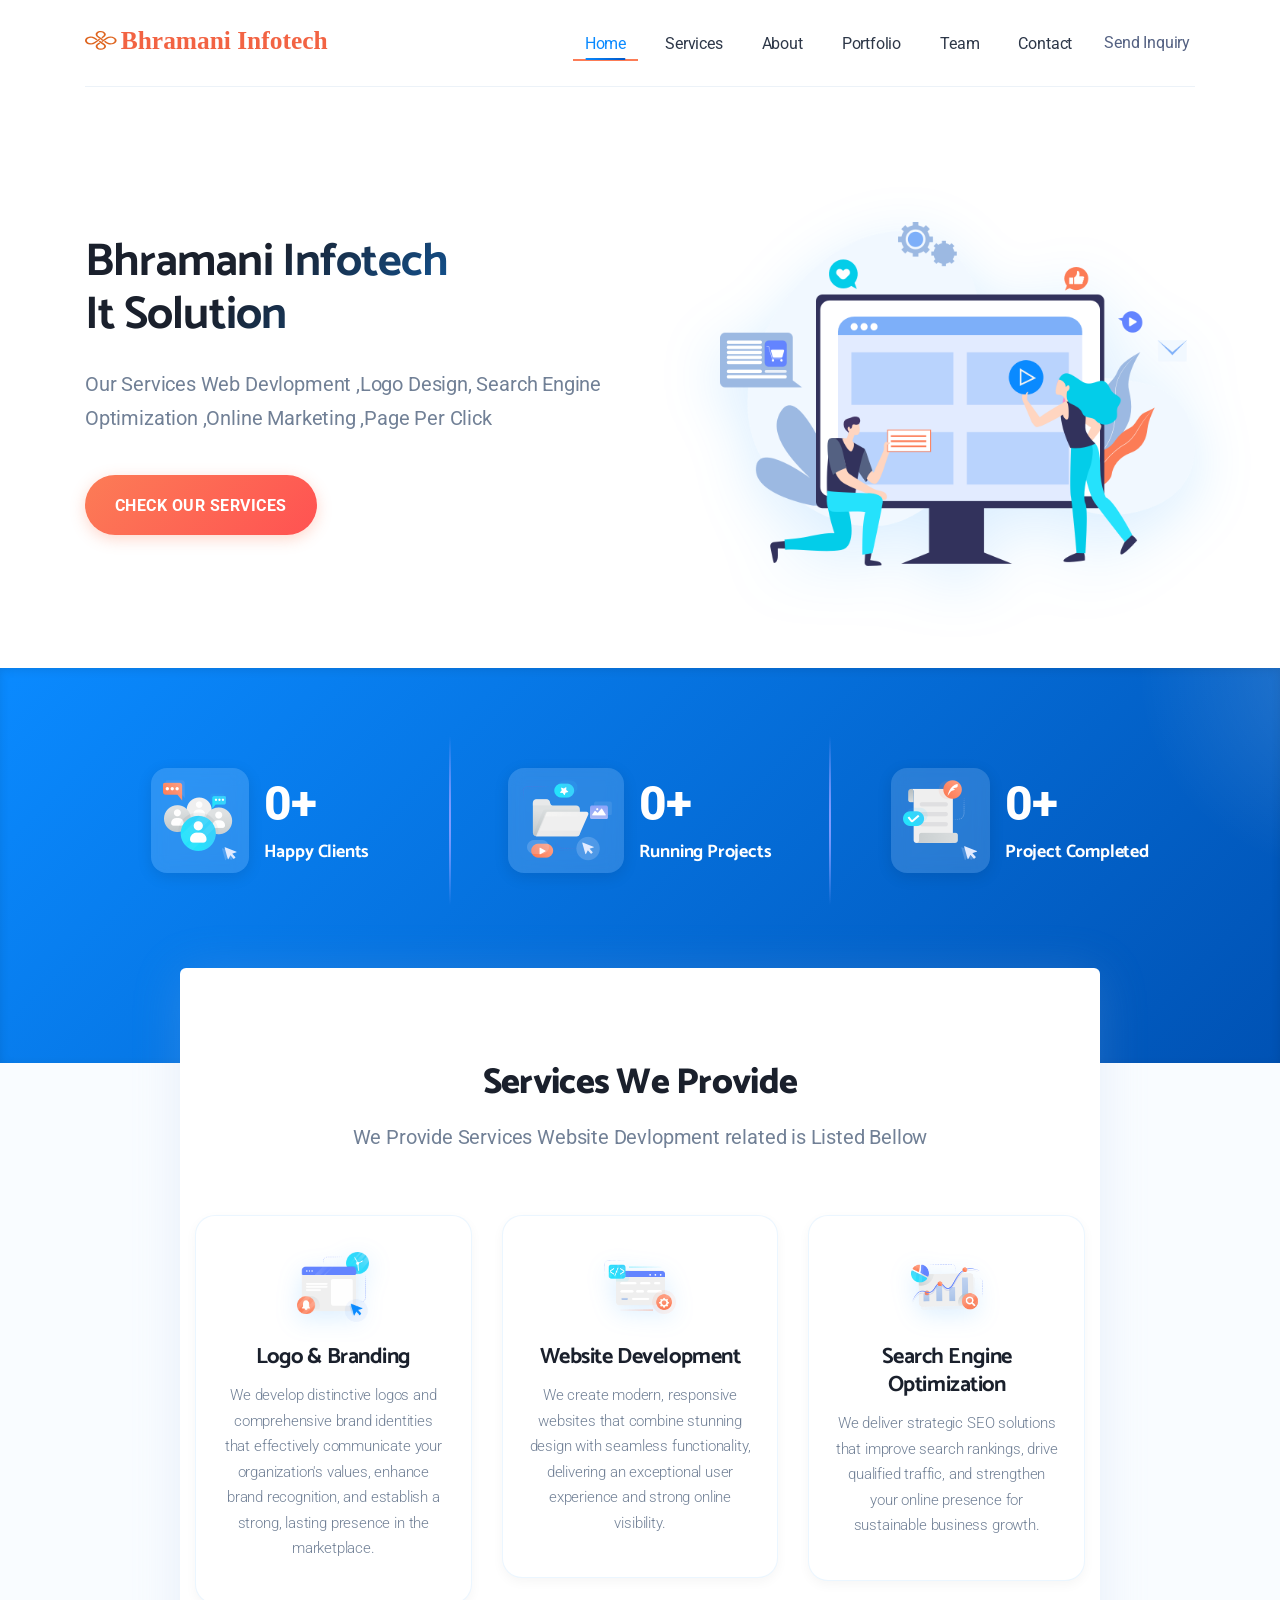
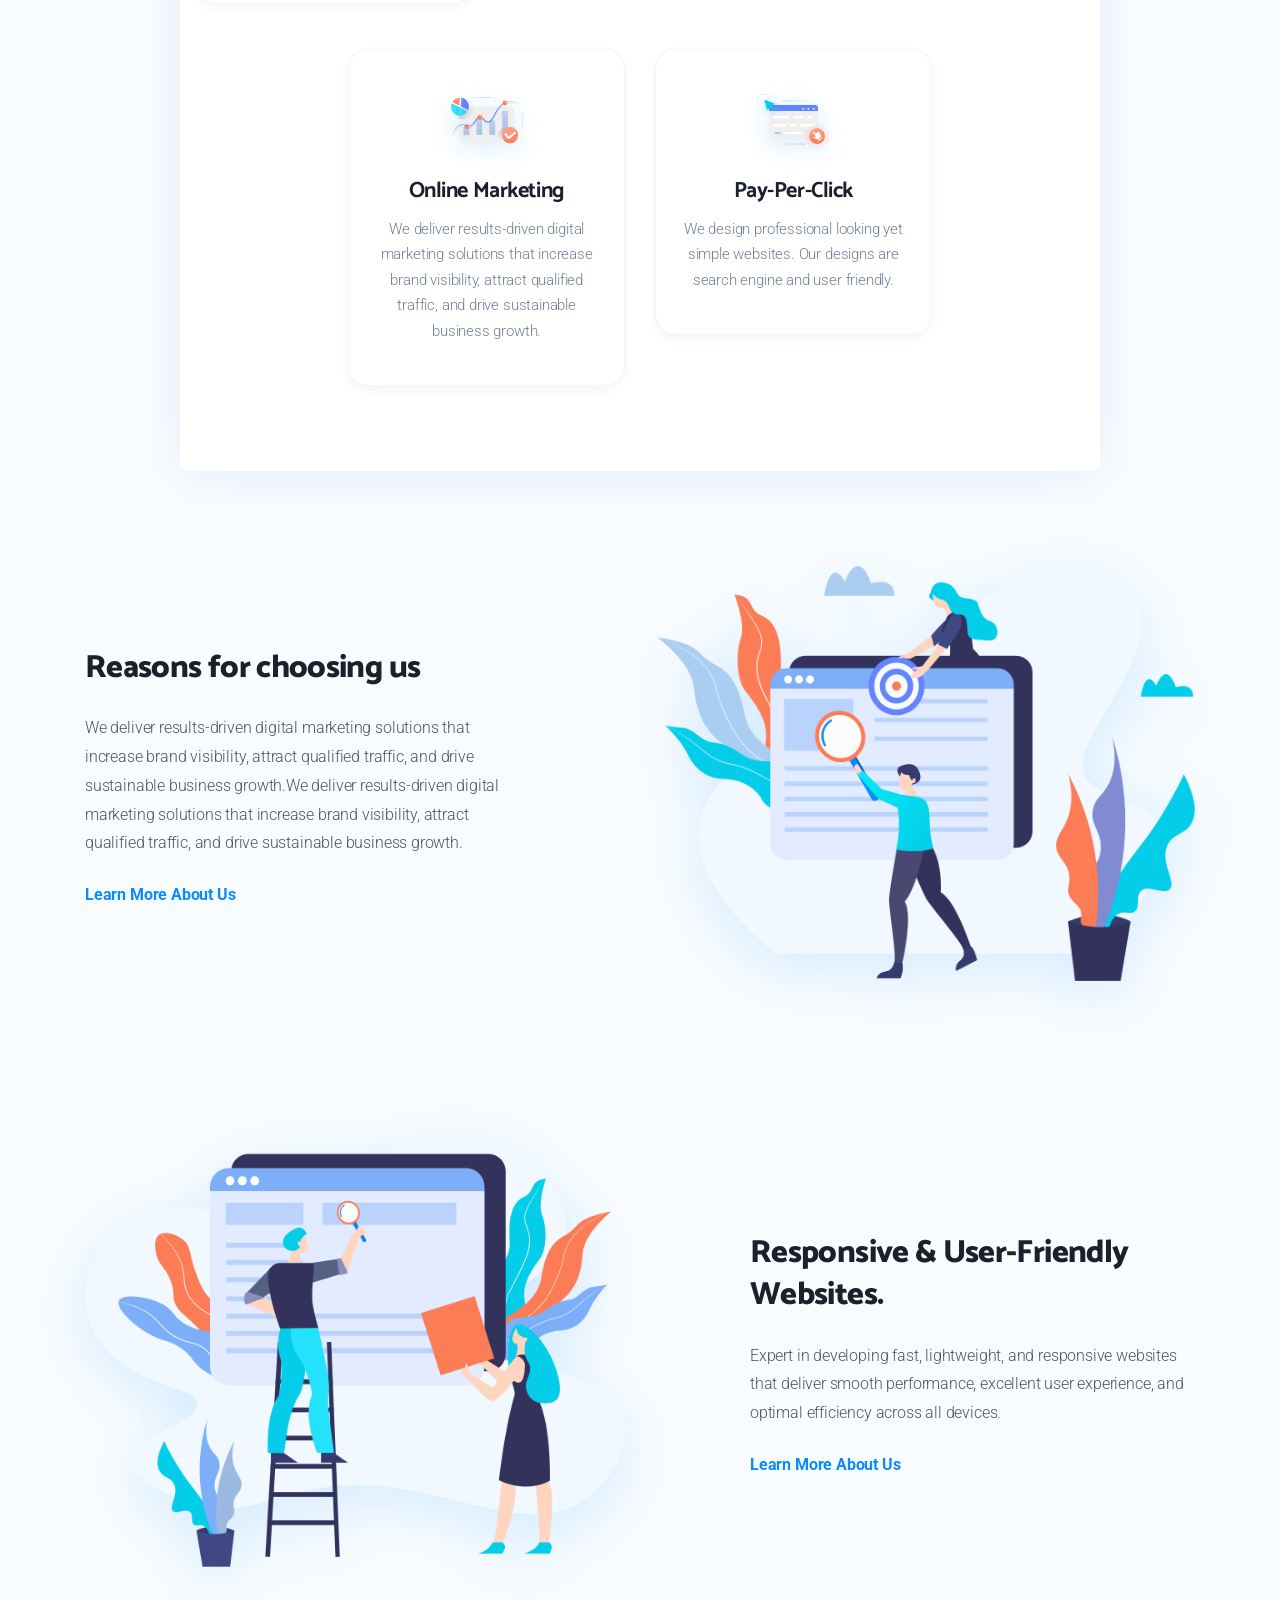
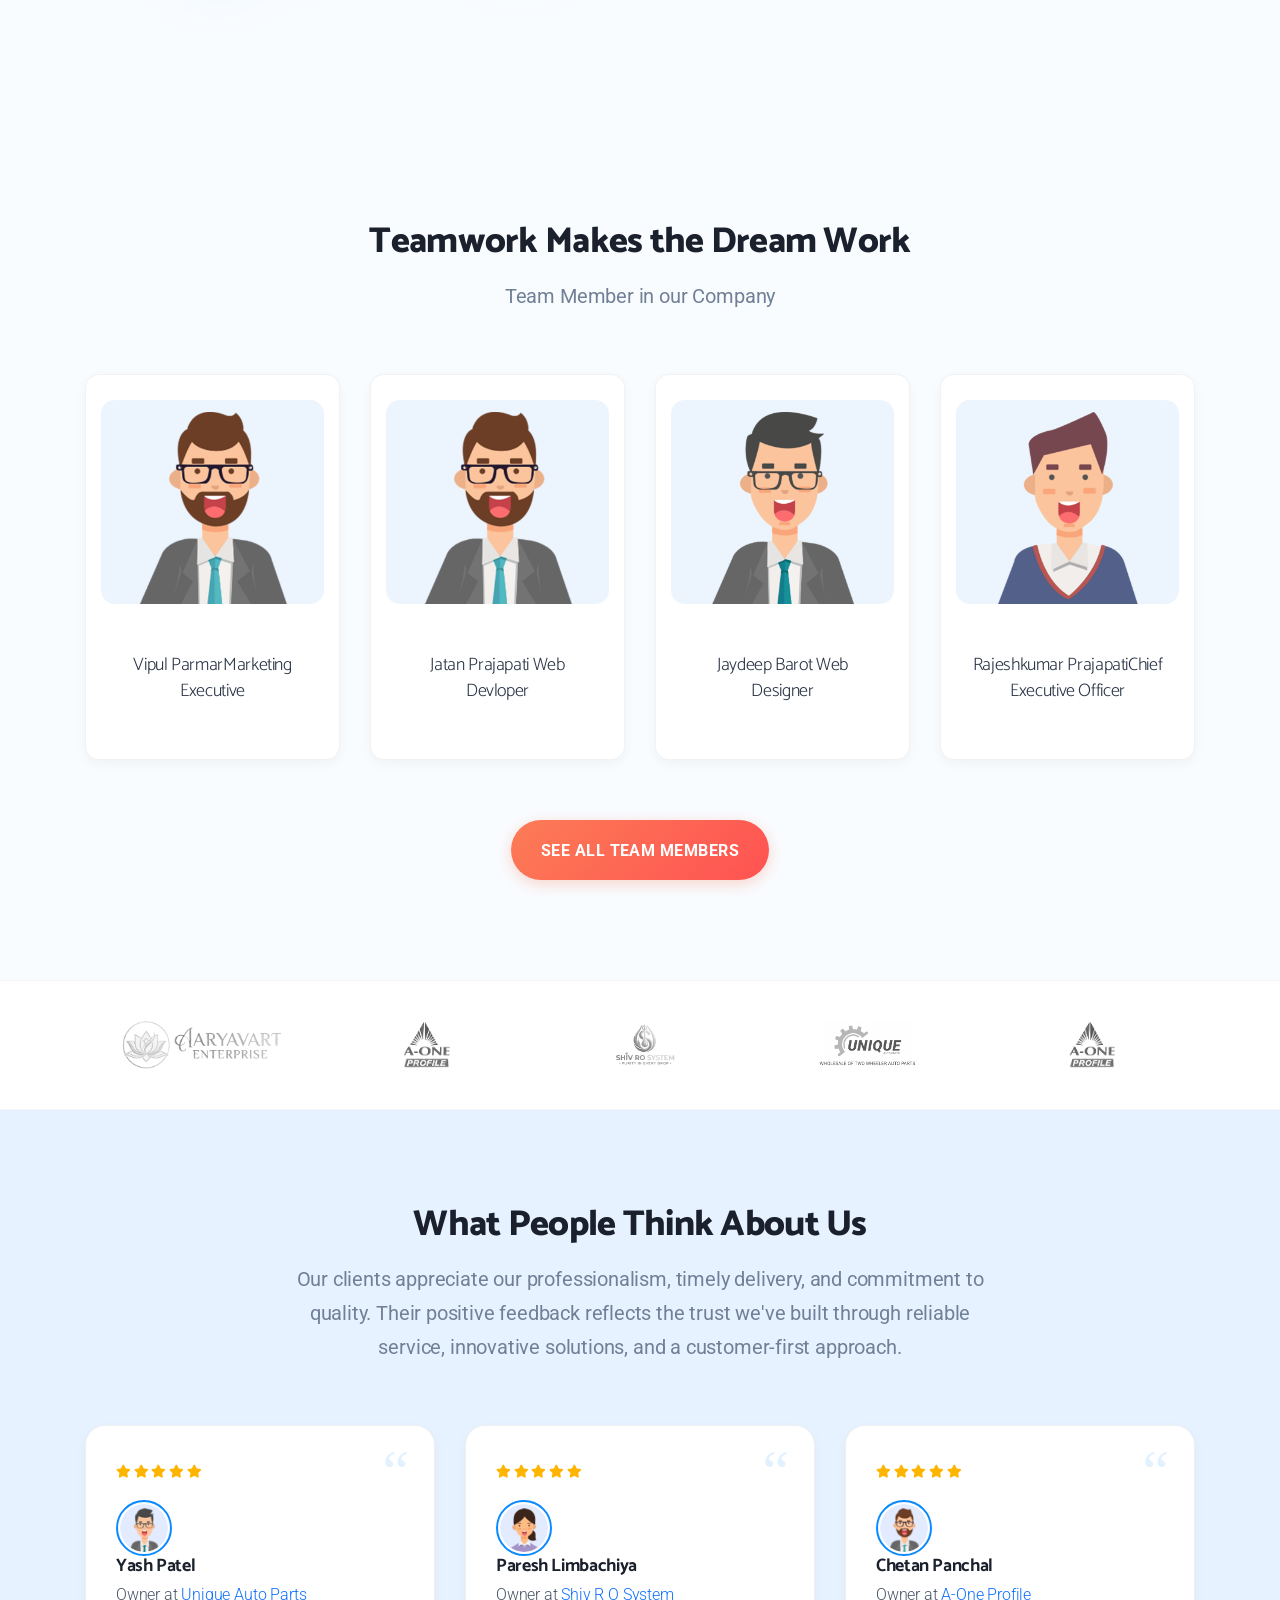
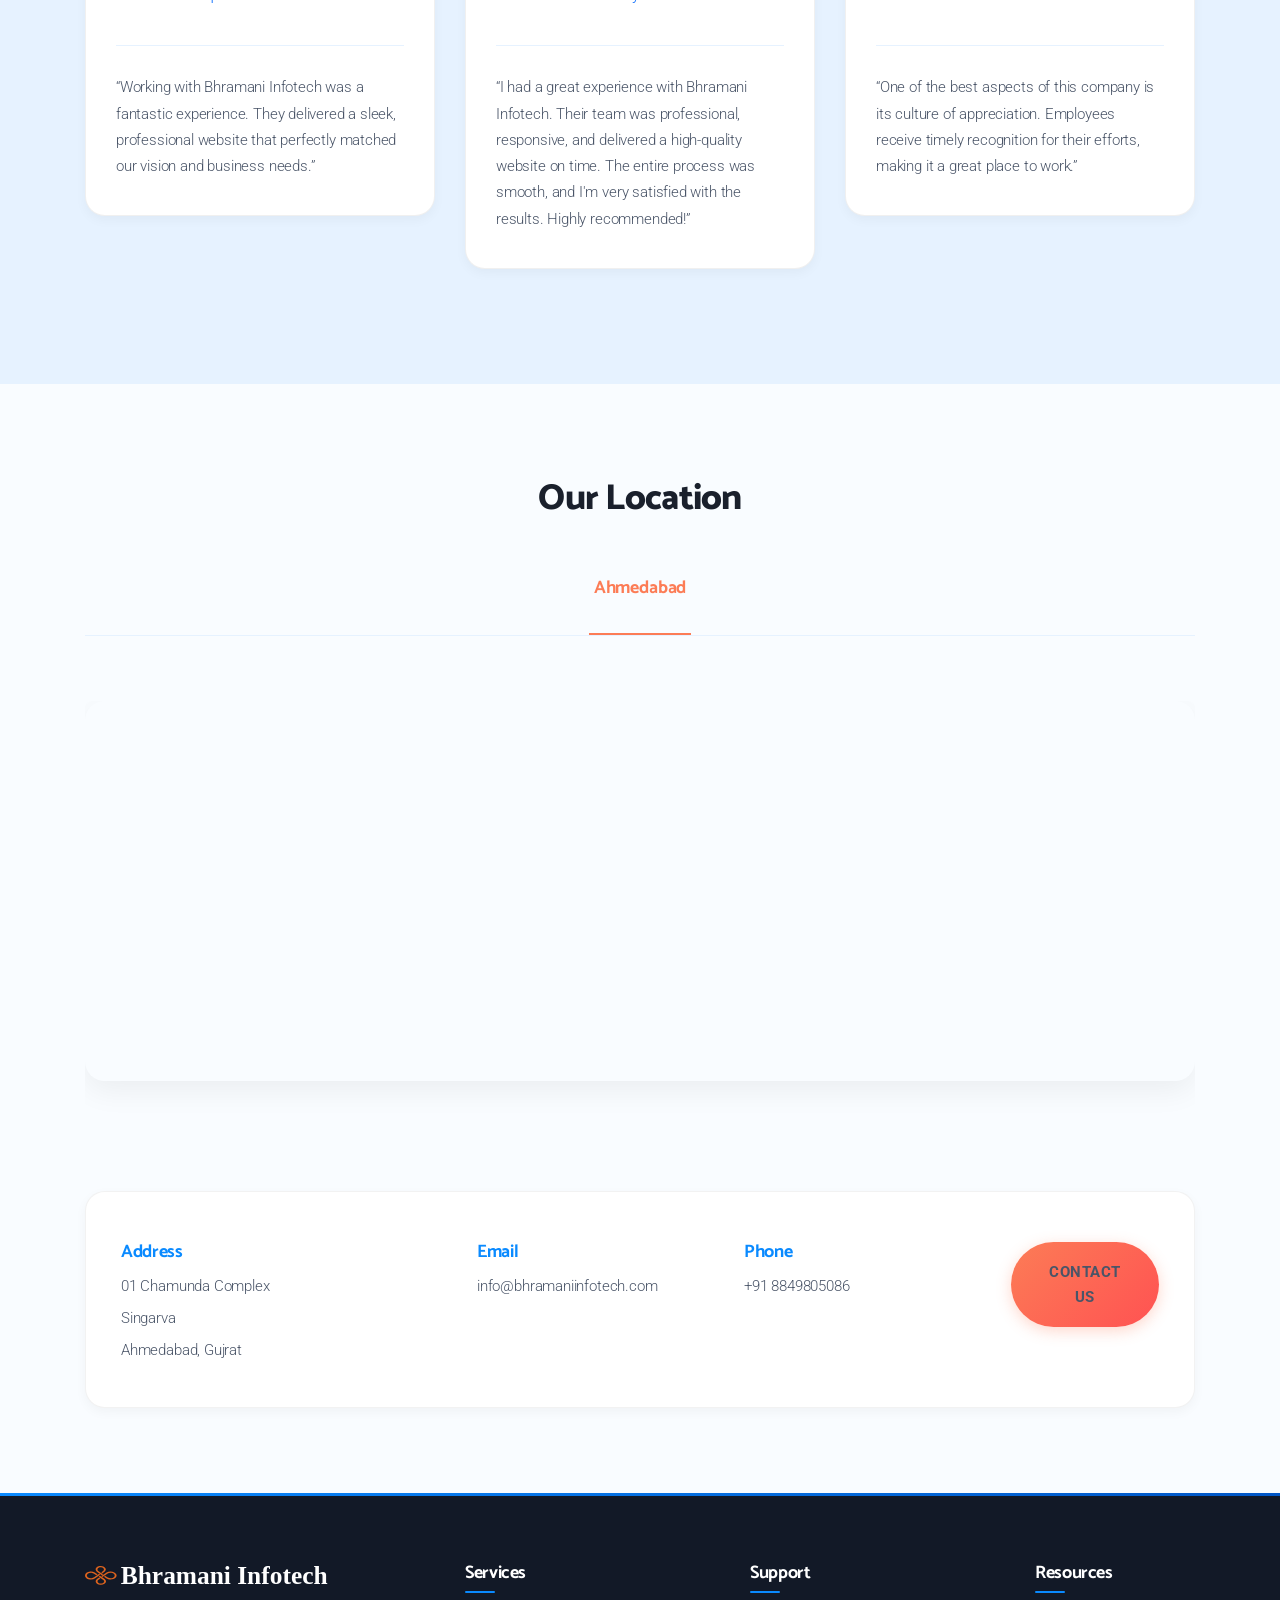
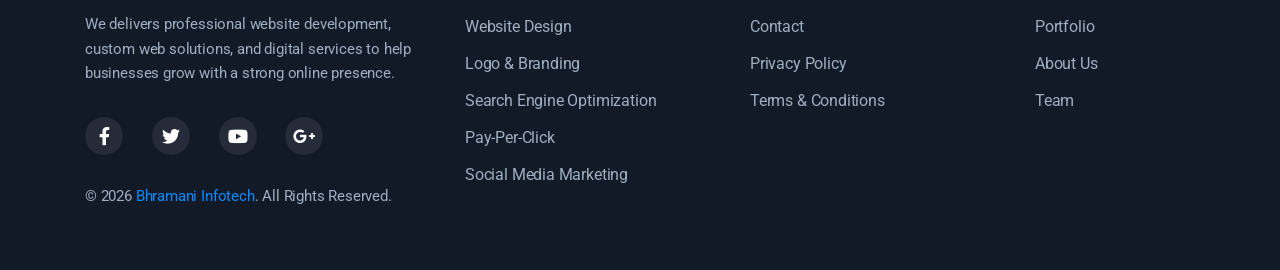
<file: index.html>
1<!DOCTYPE html>
<html class="no-js" lang="zxx">
<meta charset="utf-8">
    <meta name="author" content="">
    <meta name="description" content="">
    <meta name="keywords" content="">

    <!-- Mobile specific metas -->
    <meta http-equiv="X-UA-Compatible" content="IE=edge">
    <meta name="viewport" content="width=device-width, initial-scale=1, shrink-to-fit=no">

    <!-- Twitter -->
	<meta name="twitter:card" content="summary_large_image">
	<meta name="twitter:site" content="">
	<meta name="twitter:creator" content="">
	<meta name="twitter:title" content="">
	<meta name="twitter:description" content="">
	<meta name="twitter:image" content="">
	<!-- Facebook -->
	<meta property="og:url" content="">
	<meta property="og:title" content="">
	<meta property="og:description" content="">
	<meta property="og:type" content="website">
	<meta property="og:image" content="">
	<meta property="og:image:secure_url" content="">
	<meta property="og:image:type" content="image/png">
	<meta property="og:image:width" content="1200">
	<meta property="og:image:height" content="630">

    <!-- Page Title -->
    <title>Home</title>

    <!-- links for favicon -->
    <link rel="apple-touch-icon" sizes="57x57" href="assets/favicon/favicon.svg">
    <link rel="apple-touch-icon" sizes="60x60" href="assets/favicon/favicon.svg">
    <link rel="apple-touch-icon" sizes="72x72" href="assets/favicon/favicon.svg">
    <link rel="apple-touch-icon" sizes="76x76" href="assets/favicon/favicon.svg">
    <link rel="apple-touch-icon" sizes="114x114" href="assets/favicon/favicon.svg">
    <link rel="apple-touch-icon" sizes="120x120" href="assets/favicon/favicon.svg">
    <link rel="apple-touch-icon" sizes="144x144" href="assets/favicon/favicon.svg">
    <link rel="apple-touch-icon" sizes="152x152" href="assets/favicon/favicon.svg">
    <link rel="apple-touch-icon" sizes="180x180" href="assets/favicon/favicon.svg">
    <link rel="icon" type="image/png" sizes="192x192" href="assets/favicon/favicon.svg">
    <link rel="icon" type="image/png" sizes="32x32" href="assets/favicon/favicon.svg">
    <link rel="icon" type="image/png" sizes="96x96" href="assets/favicon/favicon.svg">
    <link rel="icon" type="image/png" sizes="16x16" href="assets/favicon/favicon.svg">
    <link rel="manifest" href="assets/favicon/manifest.json">
    <meta name="msapplication-TileColor" content="#ffffff">
    <meta name="msapplication-TileImage" content="assets/favicon/favicon.svg">
    <meta name="theme-color" content="#ffffff">

    <!-- Icon fonts -->
    <link href="https://fonts.googleapis.com/css?family=Roboto:300,400,500,500i,700,700i,900" rel="stylesheet">
    <link rel="stylesheet" type="text/css" href="assets/css/fontawesome-all.min.css">

    <!-- css links -->
    <!-- Bootstrap link -->
    <link rel="stylesheet" href="assets/css/vendor/bootstrap.min.css">

    <!-- Owl Carousel -->
    <link rel="stylesheet" type="text/css" href="assets/css/vendor/owl.carousel.min.css">
    <link rel="stylesheet" type="text/css" href="assets/css/vendor/owl.theme.default.min.css">

    <!-- Magnific popup -->
    <link rel="stylesheet" type="text/css" href="assets/css/vendor/magnific-popup.css">

    <!-- Custom styles -->
    <link rel="stylesheet" type="text/css" href="assets/css/main.css">
    <link rel="stylesheet" type="text/css" href="assets/css/modern-custom.css">

<body>

<!-- Header starts -->
<header class="page-header">
    <div class="container">
        <nav class="navbar navbar-expand-lg align-items-center">
            <a class="navbar-brand" href="index.html">
                <img src="assets/images/brand-logo.svg" alt="Bhramani Infotech logo">
            </a>
            <!-- End of .navbar-brand -->

            <button class="navbar-toggler" type="button" data-bs-toggle="collapse" data-bs-target="#custom-navbar"
                aria-controls="custom-navbar" aria-expanded="false" aria-label="Toggle navigation">
                <span class="custom-toggler-icon"></span>
                <span class="custom-toggler-icon"></span>
                <span class="custom-toggler-icon"></span>
            </button>
            <!-- End of .navbar-toggler -->

            <div class="collapse navbar-collapse" id="custom-navbar">
                  <ul class="navbar-nav ml-auto align-items-center dynamic-nav">
					<li class="nav-item">
                        <a href="index.html" class="nav-link">Home</a>
                    </li>
                    <li class="nav-item has-dropdown">
                        <a href="#" class="nav-link">Services</a>
                        <ul class="submenu">
                            <li><a href="website-design.html">Website Design</a></li>
                            <li><a href="logo-and-branding.html">Logo &amp; Branding </a></li>
                            <li><a href="search-engine-optimization.html">Search Engine Optimization</a></li>
                            <li><a href="pay-per-click.html">Pay-Per-Click</a></li>
                            <li><a href="social-media-marketing.html">Social Media Marketing</a></li>
                        </ul>
                    </li>
                    <li class="nav-item">
                        <a href="about.html" class="nav-link">About</a>
                    </li>
                    <li class="nav-item">
                        <a href="portfolio.html" class="nav-link">Portfolio</a>
                    </li>
                    
                    <li class="nav-item">
                        <a href="team.html" class="nav-link">Team</a>
                    </li>
                    
                    
                    <li class="nav-item">
                        <a href="contact.html" class="nav-link">Contact</a>
                    </li>
                    <li class="nav-item">
                        <a href="contact.html" >Send Inquiry</a>
                    </li>
                </ul>
            </div>
            <!-- End of .navbar-nav -->
        </nav>
    </div>
    <!-- End of .container -->
</header>
<!-- End of .page-header -->
<!-- banner starts -->
<div class="banner home-banner d-flex align-items-center">
  <div class="container">
    <div class="row no-gutters align-items-center">
      <div class="col-lg-6 text-center text-lg-left">
        <h1>Bhramani Infotech<br>
          It Solution</h1>
        <p class="larger-txt">Our Services Web Devlopment ,Logo Design, Search Engine Optimization ,Online Marketing ,Page Per Click</p>
        <a href="#services" class="custom-btn secondary-btn">Check Our Services</a> </div>
      <!-- End of .col-lg-5 -->
      <div class="col-lg-6">
        <div class="img-container text-center text-lg-right"> <img src="assets/images/banner/home-banner.png" alt="Home banner image" class="img-fluid"> </div>
        <!-- End of .img-container -->
      </div>
      <!-- End of .col-lg-7 -->
    </div>
    <!-- End of .row -->
  </div>
  <!-- End of .container -->
</div>
<!-- End of .banner -->
<!-- achievements starts -->
<div class="achievements section-gap theme-bg-d achievement-extra-padding-bottom">
  <div class="container">
    <div class="row">
      <div class="col-4">
        <div class="counter-block d-flex align-items-center justify-content-center">
          <div class="icon-container"> <img src="assets/images/achievements/counter/counter-icon-1.png" alt="Happy Clients"> </div>
          <!-- End of .icon-container -->
          <div class="counter-wrapper">
            <div class="number"> <span class="counter">25</span>+ </div>
            <!-- End of .number -->
            Happy <br>
            Clients </div>
          <!-- End of .counter-wrapper -->
        </div>
        <!-- End of .counter-block -->
      </div>
      <!-- End of .col-4 -->
      <div class="col-4">
        <div class="counter-block d-flex align-items-center justify-content-center">
          <div class="icon-container"> <img src="assets/images/achievements/counter/counter-icon-2.png" alt="Running Projects"> </div>
          <!-- End of .icon-container -->
          <div class="counter-wrapper">
            <div class="number"> <span class="counter">12</span>+ </div>
            <!-- End of .number -->
            Running <br>
            Projects </div>
          <!-- End of .counter-wrapper -->
        </div>
        <!-- End of .counter-block -->
      </div>
      <div class="col-4">
        <div class="counter-block d-flex align-items-center justify-content-center">
          <div class="icon-container"> <img src="assets/images/achievements/counter/counter-icon-3.png" alt="Project Completed"> </div>
          <!-- End of .icon-container -->
          <div class="counter-wrapper">
            <div class="number"> <span class="counter">25</span>+ </div>
            <!-- End of .number -->
            Project <br>
            Completed </div>
          <!-- End of .counter-wrapper -->
        </div>
        <!-- End of .counter-block -->
      </div>
    </div>
    <!-- End of .row -->
  </div>
  <!-- End of .container -->
</div>
<!-- End of .achievements -->
<section class="services light-grey-bg" id="services" data-scroll-offset="165">
  <div class="floating-service-wrapper section-gap">
    <div class="container">
      <h2 class="section-title text-center">Services We Provide</h2>
      <p class="larger-txt text-center">We Provide Services Website Devlopment related is Listed Bellow</p>
      <div class="grid-wrapper">
        <div class="row justify-content-center">
          <div class="col-xl-4 col-lg-6"> <a href="logo-and-branding.html" class="service-block text-center"> <img src="assets/images/services/service-icon-1.png" alt="Logo and branding">
            <h4>Logo &amp; Branding</h4>
            <p>We develop distinctive logos and comprehensive brand identities that effectively communicate your organization's values, enhance brand recognition, and establish a strong, lasting presence in the marketplace.</p>
            </a>
            <!-- End of .service-block -->
          </div>
          <!-- End of .col-lg-4 -->
          <div class="col-xl-4 col-lg-6"> <a href="#" class="service-block text-center"> <img src="assets/images/services/service-icon-2.png" alt="undefined">
            <h4>Website Development</h4>
            <p>We create modern, responsive websites that combine stunning design with seamless functionality, delivering an exceptional user experience and strong online visibility.</p>
            </a>
            <!-- End of .service-block -->
          </div>
          <!-- End of .col-lg-4 -->
          <!-- End of .col-lg-4 -->
          <div class="col-xl-4 col-lg-6"> <a href="search-engine-optimization.html" class="service-block text-center"> <img src="assets/images/services/service-icon-4.png" alt="Search Engine Optimization">
            <h4>Search Engine Optimization</h4>
            <p>We deliver strategic SEO solutions that improve search rankings, drive qualified traffic, and strengthen your online presence for sustainable business growth.</p>
            </a>
            <!-- End of .service-block -->
          </div>
          <!-- End of .col-lg-4 -->
          <!-- End of .col-lg-4 -->
          <div class="col-xl-4 col-lg-6"> <a href="#" class="service-block text-center"> <img src="assets/images/services/service-icon-6.png" alt="Online Marketing">
            <h4>Online Marketing</h4>
            <p>We deliver results-driven digital marketing solutions that increase brand visibility, attract qualified traffic, and drive sustainable business growth.</p>
            </a>
            <!-- End of .service-block -->
          </div>
          <div class="col-xl-4 col-lg-6"> <a href="pay-per-click.html" class="service-block text-center"> <img src="assets/images/services/service-icon-5.png" alt="Pay-Per-Click">
            <h4>Pay-Per-Click</h4>
            <p>We design professional looking yet simple websites. Our designs are search engine and user friendly.</p>
            </a>
            <!-- End of .service-block -->
          </div>
          <!-- End of .col-lg-4 -->
        </div>
        <!-- End of .row -->
      </div>
      <!-- End of .grid-wrapper -->
    </div>
    <!-- End of .container -->
  </div>
  <!-- End of .floating-service-wrapper -->
</section>
<!-- our features starts -->
<section class="features light-grey-bg" id="cynic-about" data-scroll-offset="165">
  <div class="container">
    <div class="features-grid">
      <div class="row align-items-center">
        <div class="col-lg-6 order-lg-2 offset-lg-1 text-center text-lg-right">
          <div class="img-container"> <img src="assets/images/features/features-img-1.png" alt="why choose us" class="img-fluid"> </div>
          <!-- End of .img-container -->
        </div>
        <!-- End of .col-lg-6 -->
        <div class="col-lg-5">
          <div class="features-content">
            <h2 class="section-title">Reasons for choosing us</h2>
            <p>We deliver results-driven digital marketing solutions that increase brand visibility, attract qualified traffic, and drive sustainable business growth.We deliver results-driven digital marketing solutions that increase brand visibility, attract qualified traffic, and drive sustainable business growth.</p>
            <a href="about.html" class="hyperlink">Learn More About Us</a> </div>
          <!-- End of .features-content -->
        </div>
        <!-- End of .col-lg-6 -->
      </div>
      <!-- End of .row -->
    </div>
    <!-- End of .features-grid -->
    <div class="features-grid">
      <div class="row align-items-center">
        <div class="col-lg-6 text-center text-lg-left">
          <div class="img-container"> <img src="assets/images/features/features-img-2.png" alt="why choose us" class="img-fluid"> </div>
          <!-- End of .img-container -->
        </div>
        <!-- End of .col-lg-6 -->
        <div class="col-lg-5 offset-lg-1">
          <div class="features-content">
            <h2 class="section-title">Responsive & User-Friendly Websites.</h2>
            <p>Expert in developing fast, lightweight, and responsive websites that deliver smooth performance, excellent user experience, and optimal efficiency across all devices.</p>
            <a href="about.html" class="hyperlink">Learn More About Us</a> </div>
          <!-- End of .features-content -->
        </div>
        <!-- End of .col-lg-6 -->
      </div>
      <!-- End of .row -->
    </div>
    <!-- End of .features-grid -->
  </div>
  <!-- End of .container -->
</section>
<!-- End of .features -->
<section class="team section-gap light-grey-bg" id="cynic-team" data-scroll-offset="75" data-scroll-offset-mobile="75">
  <div class="container">
    <h2 class="section-title text-center">Teamwork Makes the Dream Work</h2>
    <p class="larger-txt text-center">Team Member in our Company </p>
    <div class="grid-wrapper">
      <div class="row">
        <div class="col-md-3"> <a href="team.html" class="img-card team-card text-center" data-bs-toggle="modal" data-bs-target="#team-modal"> <img src="assets/images/team/team-member-1.png" alt="team member" class="img-fluid">
          <h4> Vipul ParmarMarketing Executive</h4>
          </a>
          <!-- End of .img-card -->
        </div>
        <div class="col-md-3"> <a href="team.html" class="img-card team-card text-center" data-bs-toggle="modal" data-bs-target="#team-modal"> <img src="assets/images/team/team-member-1.png" alt="team member" class="img-fluid">
          <h4> Jatan Prajapati Web Devloper</h4>
          </a> </div>
        <div class="col-md-3"> <a href="team.html" class="img-card team-card text-center" data-bs-toggle="modal" data-bs-target="#team-modal"> <img src="assets/images/team/team-member-3.png" alt="team member" class="img-fluid">
          <h4> Jaydeep Barot Web Designer</h4>
          </a> </div>
        <div class="col-md-3"> <a href="team.html" class="img-card team-card text-center" data-bs-toggle="modal" data-bs-target="#team-modal"> <img src="assets/images/team/team-member-5.png" alt="team member" class="img-fluid">
          <h4> Rajeshkumar PrajapatiChief Executive Officer</h4>
          </a>
          <!-- End of .img-card -->
        </div>
        <div class="col-12 text-center"> <a href="team.html" class="custom-btn secondary-btn">SEE ALL TEAM MEMBERS</a> </div>
      </div>
      <!-- End of .row -->
    </div>
    <!-- End of .grid-wrapper -->
  </div>
  <!-- End of .container -->
</section>
<!-- End of .team -->
<div class="clients">
  <div class="container">
    <div class="row align-items-center clients-carousel-wrapper owl-carousel">
      <div class="item client"> <img src="assets/images/clients/1.png" alt="clients' logo"> </div>
      <div class="item client"> <img src="assets/images/clients/2.png" alt="clients' logo"> </div>
      <div class="item client"> <img src="assets/images/clients/3.png" alt="clients' logo"> </div>
      <div class="item client"> <img src="assets/images/clients/5.png" alt="clients' logo"> </div>
      <div class="item client"> <img src="assets/images/clients/2.png" alt="clients' logo"> </div>
      <div class="item client"> <img src="assets/images/clients/3.png" alt="clients' logo"> </div>
      <div class="item client"> <img src="assets/images/clients/1.png" alt="clients' logo"> </div>
    </div>
    <!-- End of .clients-carousel-wrapper -->
  </div>
  <!-- End of .container -->
</div>
<!-- End of .clients -->
<!-- customer-reviews starts -->
<section class="customer-reviews section-gap grey-bg">
  <div class="container">
    <h2 class="section-title text-center">What People Think About Us</h2>
    <p class="larger-txt text-center">Our clients appreciate our professionalism, timely delivery, and commitment to quality. Their positive feedback reflects the trust we've built through reliable service, innovative solutions, and a customer-first approach.</p>
    <div class="grid-wrapper">
      <div class="row justify-content-center">
        <div class="col-lg-4 col-md-6">
          <div class="img-card review-card text-left white-bg">
            <div class="star-rating">
              <i class="fas fa-star"></i>
              <i class="fas fa-star"></i>
              <i class="fas fa-star"></i>
              <i class="fas fa-star"></i>
              <i class="fas fa-star"></i>
            </div>
            <div class="media align-items-center"> <img class="img-fluid " src="assets/images/review/reviewer-1.png" alt="reviewer image">
              <div class="media-body">
                <h5>Yash Patel</h5>
                <p>Owner at <a href="#">Unique Auto Parts</a> </p>
              </div>
            </div>
            <!-- End of .media -->
            <p>“Working with Bhramani Infotech was a fantastic experience. They delivered a sleek, professional website that perfectly matched our vision and business needs.” </p>
          </div>
          <!-- End of .img-card -->
        </div>
        <!-- End of .col-lg-4 -->
        <div class="col-lg-4 col-md-6">
          <div class="img-card review-card text-left white-bg">
            <div class="star-rating">
              <i class="fas fa-star"></i>
              <i class="fas fa-star"></i>
              <i class="fas fa-star"></i>
              <i class="fas fa-star"></i>
              <i class="fas fa-star"></i>
            </div>
            <div class="media align-items-center"> <img class="img-fluid " src="assets/images/review/reviewer-2.png" alt="reviewer image">
              <div class="media-body">
                <h5>Paresh Limbachiya</h5>
                <p>Owner at <a href="#">Shiv R O System</a> </p>
              </div>
            </div>
            <!-- End of .media -->
            <p>“I had a great experience with Bhramani Infotech. Their team was professional, responsive, and delivered a high-quality website on time. The entire process was smooth, and I'm very satisfied with the results. Highly recommended!” </p>
          </div>
          <!-- End of .img-card -->
        </div>
        <!-- End of .col-lg-4 -->
        <div class="col-lg-4 col-md-6">
          <div class="img-card review-card text-left white-bg">
            <div class="star-rating">
              <i class="fas fa-star"></i>
              <i class="fas fa-star"></i>
              <i class="fas fa-star"></i>
              <i class="fas fa-star"></i>
              <i class="fas fa-star"></i>
            </div>
            <div class="media align-items-center"> <img class="img-fluid " src="assets/images/review/reviewer-3.png" alt="reviewer image">
              <div class="media-body">
                <h5>Chetan Panchal</h5>
                <p>Owner at <a href="#">A-One Profile</a> </p>
              </div>
            </div>
            <!-- End of .media -->
            <p>“One of the best aspects of this company is its culture of appreciation. Employees receive timely recognition for their efforts, making it a great place to work.” </p>
          </div>
          <!-- End of .img-card -->
        </div>
        <!-- End of .col-lg-4 -->
      </div>
      <!-- End of .row -->
    </div>
    <!-- End of .grid-wrapper -->
  </div>
  <!-- End of .container -->
</section>
<!-- End of .customer-reviews -->
<!-- location starts -->
<section class="location section-gap light-grey-bg" id="cynic-contact" data-scroll-offset="75" data-scroll-offset-mobile="75">
  <div class="container">
    <h2 class="section-title text-center">Our Location</h2>
    <ul class="nav nav-tabs location-tab justify-content-center" role="tablist">
      <li class="nav-item"> <a class="nav-link active" data-bs-toggle="tab" href="#location-tab-1">Ahmedabad</a> </li>
    </ul>
    <!-- End of .nav-tabs -->
    <div class="tab-content location-tab-content grid-wrapper" id="myTabContent">
      <div class="tab-pane fade show active" id="location-tab-1">
        <iframe
                    src="https://www.google.com/maps/embed?pb=!1m17!1m12!1m3!1d3672.020241456848!2d72.696346!3d23.023029!2m3!1f0!2f0!3f0!3m2!1i1024!2i768!4f13.1!3m2!1m1!2zMjPCsDAxJzIyLjkiTiA3MsKwNDEnNDYuOSJF!5e0!3m2!1sen!2sin!4v1782639304008!5m2!1sen!2sin" width="600" height="450" style="border:0;" allowfullscreen="" loading="lazy" referrerpolicy="strict-origin-when-cross-origin"
                    width="600" height="450" style="border:0" allowfullscreen>
        </iframe>
      </div>
    </div>
    <!-- End of .tab-content -->
    <div class="contact-info">
      <div class="row justify-content-between">
        <div class="col-lg-4 col-md-6">
          <div class="info">
            <h5>Address</h5>
            <p>01 Chamunda Complex <br>
              Singarva <br>
              Ahmedabad, Gujrat</p>
          </div>
          <!-- End of .info -->
        </div>
        <!-- End of .col-md-3 -->
        <div class="col-lg-3 col-md-6">
          <div class="info">
            <h5>Email</h5>
            <a href="mailto:info@bhramaniinfotech.com">info@bhramaniinfotech.com</a> </div>
          <!-- End of .info -->
        </div>
        <!-- End of .col-md-3 -->
        <div class="col-lg-3 col-md-6">
          <div class="info">
            <h5>Phone</h5>
            <a href="tel:+918849805086">+91 8849805086</a> </div>
          <!-- End of .info -->
        </div>
        <!-- End of .col-md-3 -->
        <div class="col-md-6 col-lg-2 text-lg-right info"> <a href="#" class="custom-btn secondary-btn" data-bs-toggle="modal" data-bs-target="#quote-modal">Contact
          Us</a> </div>
      </div>
      <!-- End of .contact-in -->
    </div>
    <!-- End of .contact-info -->
  </div>
  <!-- End of .container -->
</section>
<!-- End of .location -->
<!-- End of .team-modal -->
<!-- Product Modal Starts -->
<!-- End of .portfolio-modal -->

<!-- Quote modal starts
    ================================= -->
<div class="modal fade full-width-modal quote-modal" id="quote-modal" tabindex="-1" role="dialog" aria-hidden="true">
  <div class="modal-dialog modal-dialog-centered" role="document">
    <div class="modal-content white-bg">
      <div class="modal-header">
        <button type="button" class="close" data-bs-dismiss="modal" aria-label="Close"> <i class="fas fa-times"></i> </button>
        <!-- End of .close -->
      </div>
      <!-- End of .modal-header -->

      <div class="modal-body d-flex align-items-center justify-content-center text-center">
        <div class="quote-form-wrapper text-center">
          <h3>Get a Free Quote</h3>
          <form method="POST" class="quote-form text-center row" action="#">
            <div class="col-lg-6">
              <input type="text" name="fname" placeholder="Name">
            </div>
            <div class="col-lg-6">
              <input type="text" name="email" placeholder="Email">
            </div>
            <div class="col-lg-6">
              <input type="text" name="phone" placeholder="Phone">
            </div>
            <div class="col-lg-6">
              <input type="text" name="website" placeholder="Website">
            </div>
            <div class="col-lg-12">
              <textarea placeholder="Message" name="message"></textarea>
              <button type="submit" class="custom-btn secondary-btn w-100">GET A QUOTE</button>
              <div class="social-icons-wrapper d-flex justify-content-center">
                <p>Follow us:</p>
                <ul class="social-icons">
                  <li> <a href="http://www.facebook.com/" target="_blank" rel="noopener"> <i class="fab fa-facebook-f"></i> </a> </li>
                  <li> <a href="http://twitter.com/" target="_blank" rel="noopener"> <i class="fab fa-twitter"></i> </a> </li>
                  <li> <a href="http://youtube.com/" target="_blank" rel="noopener"> <i class="fab fa-youtube"></i> </a> </li>
                  <li> <a href="http://plus.google.com/discover" target="_blank" rel="noopener"> <i class="fab fa-google-plus-g"></i> </a> </li>
                </ul>
              </div>
            </div>
          </form>
          <!-- End of .quote-form -->
        </div>
        <!-- End of .quote-form-wrapper -->
      </div>
      <!-- End of .modal-body -->
    </div>
    <!-- End of .modal-content -->
  </div>
  <!-- End of .modal-dialog -->
</div>
<!-- End of .quote-modal -->
<!-- footer starts -->
<footer class="page-footer dark-footer-bg">
  <div class="container">
    <div class="row">
      <div class="col-lg-4">
        <div class="footer-widget widget-about"> <a href="index.html"><img class="footer-logo" src="assets/images/footer-logo.svg" alt="footer logo"
                            height="16"></a>
          <p>We delivers professional website development, custom web solutions, and digital services to help businesses grow with a strong online presence.</p>
          <ul class="social-icons">
            <li> <a href="http://www.facebook.com/" target="_blank" rel="noopener"> <i class="fab fa-facebook-f"></i> </a> </li>
            <li> <a href="http://twitter.com/" target="_blank" rel="noopener"> <i class="fab fa-twitter"></i> </a> </li>
            <li> <a href="http://youtube.com/" target="_blank" rel="noopener"> <i class="fab fa-youtube"></i> </a> </li>
            <li> <a href="http://plus.google.com/discover" target="_blank" rel="noopener"> <i class="fab fa-google-plus-g"></i> </a> </li>
          </ul>
          <!-- End of .social-icons -->
          <p class="copywrite-txt">© 2026 <a href="http://www.Bhramaniinfotech.com/">Bhramani Infotech</a>. All Rights
            Reserved.</p>
        </div>
      </div>
      <div class="col-lg-3">
        <div class="footer-widget">
          <h5 class="footer-nav-title">Services</h5>
          <ul class="footer-nav dynamic-nav">
            <li><a href="website-design.html">Website Design</a></li>
            <li><a href="logo-and-branding.html">Logo &amp; Branding </a></li>
            <li><a href="search-engine-optimization.html">Search Engine Optimization</a></li>
            <li><a href="pay-per-click.html">Pay-Per-Click</a></li>
            <li><a href="social-media-marketing.html">Social Media Marketing</a></li>
          </ul>
        </div>
      </div>
      <!-- End of .col-lg-2 -->
      <div class="col-lg-3">
        <div class="footer-widget">
          <h5 class="footer-nav-title">Support</h5>
          <ul class="footer-nav dynamic-nav">
            <li><a href="contact.html">Contact</a></li>
            <li><a href="#">Privacy Policy</a></li>
            <li><a href="#">Terms &amp; Conditions</a></li>
          </ul>
        </div>
      </div>
      <!-- End of .col-lg-2 -->
      <div class="col-lg-2">
        <div class="footer-widget">
          <h5 class="footer-nav-title">Resources</h5>
          <ul class="footer-nav dynamic-nav">
            <li><a href="portfolio.html">Portfolio</a></li>
            <li><a href="about.html">About Us</a></li>
            <li><a href="team.html">Team</a></li>
          </ul>
        </div>
      </div>
      <!-- End of .col-lg-2 -->
    </div>
    <!-- End of .row -->
  </div>
  <!-- End of .container -->
</footer>
<!-- End of .page-footer -->
<!-- Javascripts -->
<!-- jQuery -->
<script src="assets/js/vendor/jquery.min.js"></script>
<script src="assets/js/vendor/jquery-migrate.min.js"></script>
<!-- jQuery Easing Plugin -->
<script src="assets/js/vendor/easing-1.3.js"></script>
<!-- Bootstrap js -->
<script src="assets/js/vendor/bootstrap.bundle.min.js"></script>
<script src="assets/js/vendor/isotope.pkgd.min.js"></script>
<!-- jQuery progressbar plugin -->
<script src="assets/js/vendor/jquery.waypoints.min.js"></script>
<script src="assets/js/vendor/jquery.counterup.min.js"></script>
<!-- ImagesLoaded js -->
<script src="assets/js/vendor/imagesloaded.pkgd.min.js"></script>
<!-- Owl carousel js -->
<script src="assets/js/vendor/owl.carousel.min.js"></script>
<!-- Magnific popup -->
<script src="assets/js/vendor/jquery.magnific-popup.min.js"></script>
<!-- Plugins -->
<script src="assets/js/plugins.js"></script>
<!-- Custom Script -->
<script src="assets/js/main.min.js"></script>
</body>
</html>
</file>
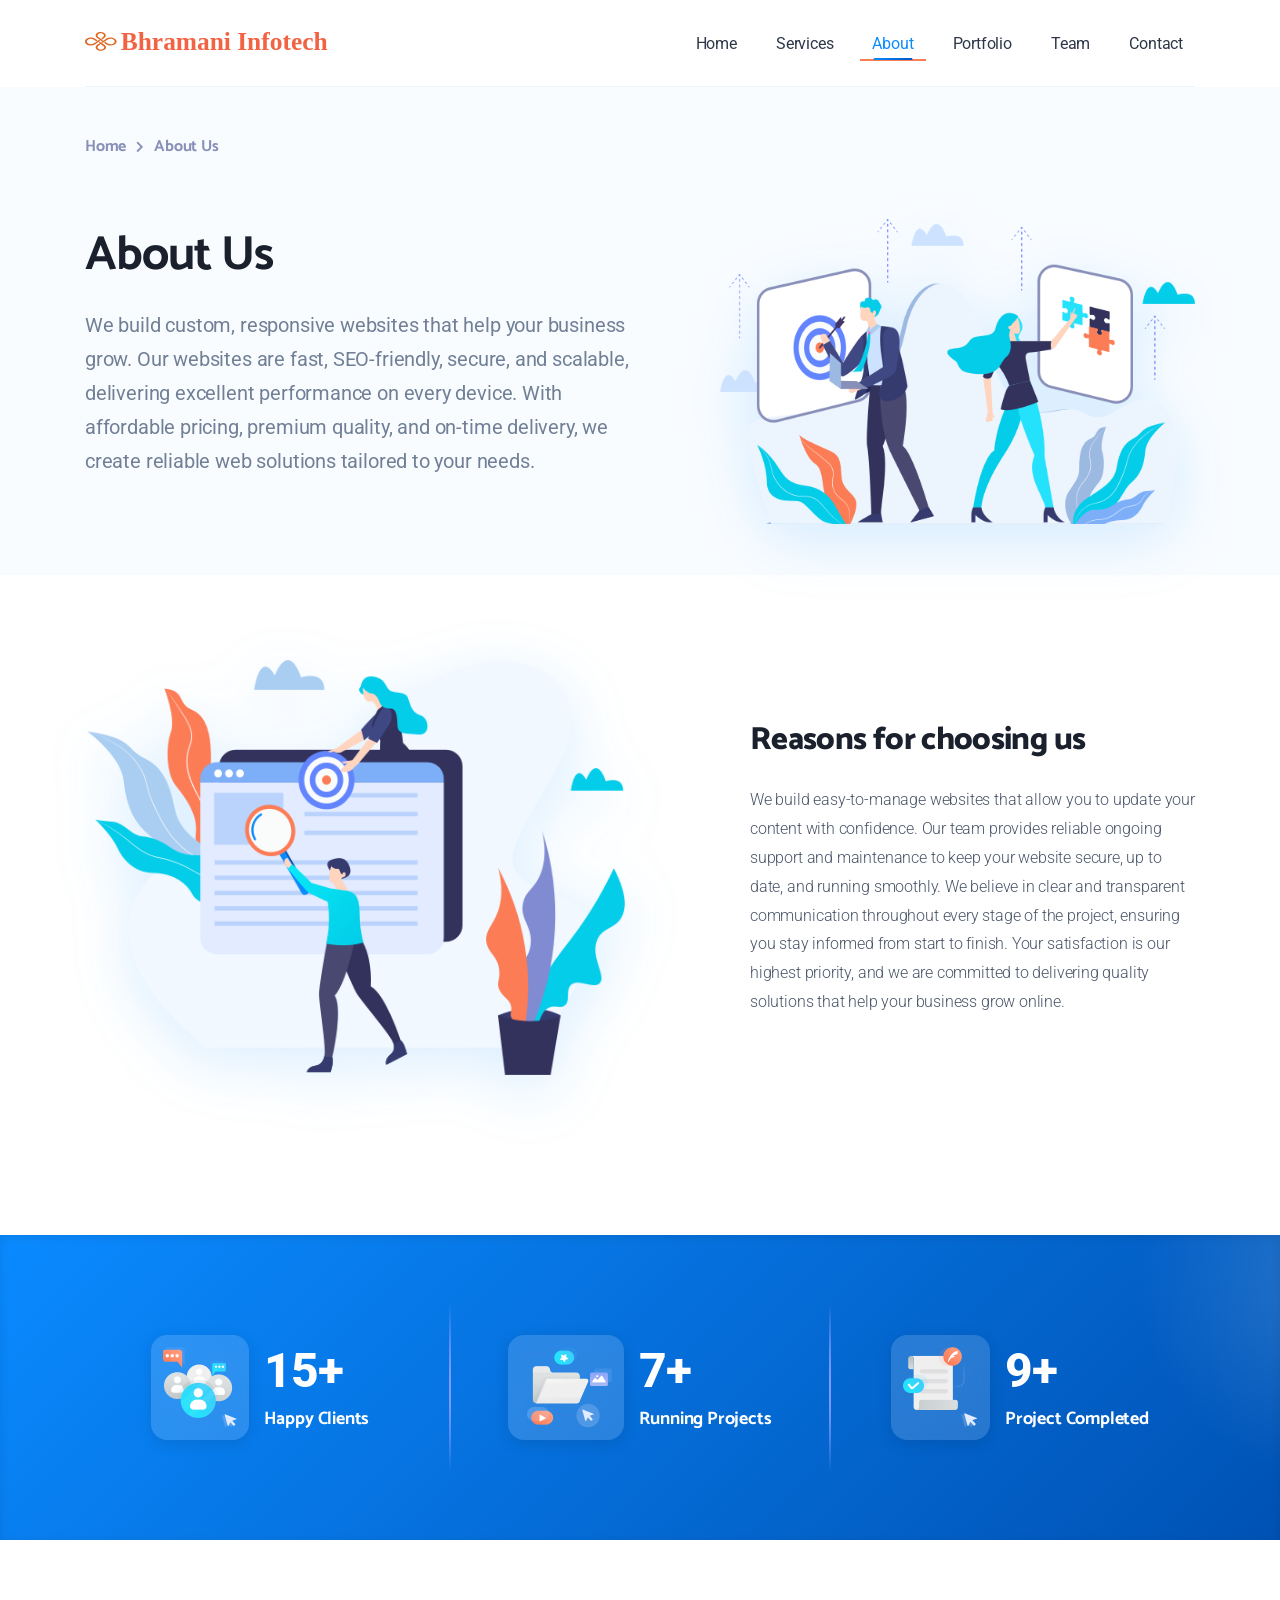
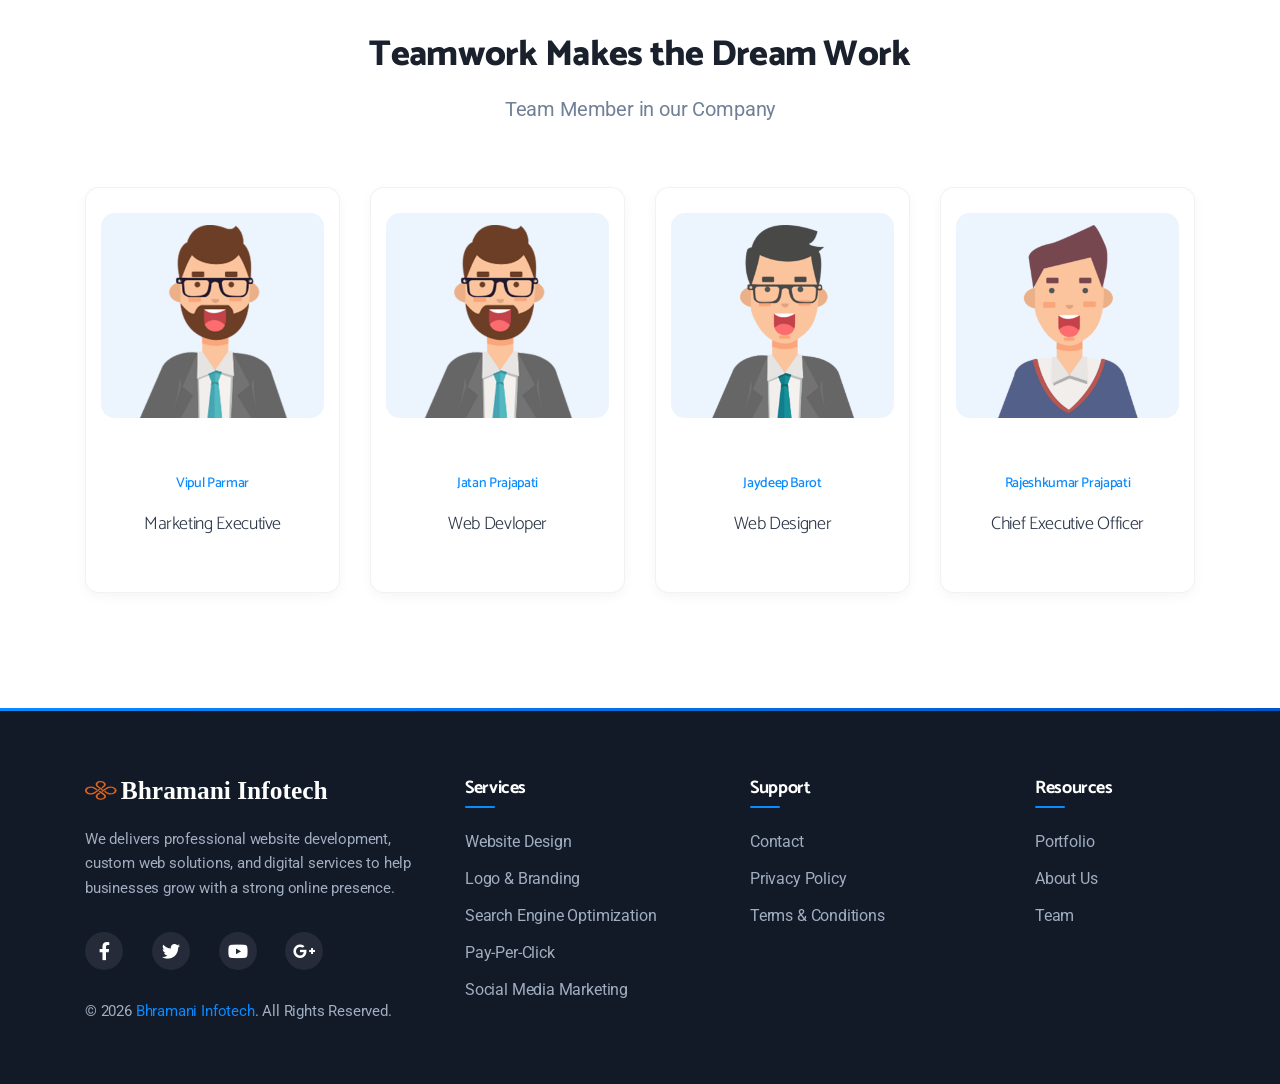
<file: about.html>
<!DOCTYPE html>
<html class="no-js" lang="zxx">

   
<meta charset="utf-8">
    <meta name="author" content="">
    <meta name="description" content="">
    <meta name="keywords" content="">

    <!-- Mobile specific metas -->
    <meta http-equiv="X-UA-Compatible" content="IE=edge">
    <meta name="viewport" content="width=device-width, initial-scale=1, shrink-to-fit=no">

    <!-- Twitter -->
	<meta name="twitter:card" content="summary_large_image">
	<meta name="twitter:site" content="">
	<meta name="twitter:creator" content="">
	<meta name="twitter:title" content="">
	<meta name="twitter:description" content="">
	<meta name="twitter:image" content="">
	<!-- Facebook -->
	<meta property="og:url" content="">
	<meta property="og:title" content="">
	<meta property="og:description" content=""> 
	<meta property="og:type" content="website">
	<meta property="og:image" content="">
	<meta property="og:image:secure_url" content="">
	<meta property="og:image:type" content="image/png">
	<meta property="og:image:width" content="1200">
	<meta property="og:image:height" content="630">

    <!-- Page Title -->
    <title>About</title>

    <!-- links for favicon -->
    <link rel="apple-touch-icon" sizes="57x57" href="assets/favicon/favicon.svg">
    <link rel="apple-touch-icon" sizes="60x60" href="assets/favicon/favicon.svg">
    <link rel="apple-touch-icon" sizes="72x72" href="assets/favicon/favicon.svg">
    <link rel="apple-touch-icon" sizes="76x76" href="assets/favicon/favicon.svg">
    <link rel="apple-touch-icon" sizes="114x114" href="assets/favicon/favicon.svg">
    <link rel="apple-touch-icon" sizes="120x120" href="assets/favicon/favicon.svg">
    <link rel="apple-touch-icon" sizes="144x144" href="assets/favicon/favicon.svg">
    <link rel="apple-touch-icon" sizes="152x152" href="assets/favicon/favicon.svg">
    <link rel="apple-touch-icon" sizes="180x180" href="assets/favicon/favicon.svg">
    <link rel="icon" type="image/png" sizes="192x192" href="assets/favicon/favicon.svg">
    <link rel="icon" type="image/png" sizes="32x32" href="assets/favicon/favicon.svg">
    <link rel="icon" type="image/png" sizes="96x96" href="assets/favicon/favicon.svg">
    <link rel="icon" type="image/png" sizes="16x16" href="assets/favicon/favicon.svg">
    <link rel="manifest" href="assets/favicon/manifest.json">
    <meta name="msapplication-TileColor" content="#ffffff">
    <meta name="msapplication-TileImage" content="assets/favicon/favicon.svg">
    <meta name="theme-color" content="#ffffff">

    <!-- Icon fonts -->
    <link href="https://fonts.googleapis.com/css?family=Roboto:300,400,500,500i,700,700i,900" rel="stylesheet">
    <link rel="stylesheet" type="text/css" href="assets/css/fontawesome-all.min.css">

    <!-- css links -->
    <!-- Bootstrap link -->
    <link rel="stylesheet" href="assets/css/vendor/bootstrap.min.css">

    <!-- Owl Carousel -->
    <link rel="stylesheet" type="text/css" href="assets/css/vendor/owl.carousel.min.css">
    <link rel="stylesheet" type="text/css" href="assets/css/vendor/owl.theme.default.min.css">

    <!-- Magnific popup -->
    <link rel="stylesheet" type="text/css" href="assets/css/vendor/magnific-popup.css">

    <!-- Custom styles -->
    <link rel="stylesheet" type="text/css" href="assets/css/main.css">
    <link rel="stylesheet" type="text/css" href="assets/css/modern-custom.css">

<body>

<!-- Header starts -->
<header class="page-header">
    <div class="container">
        <nav class="navbar navbar-expand-lg align-items-center">
            <a class="navbar-brand" href="index.html">
                <img src="assets/images/brand-logo.svg" alt="Bhramani Infotech logo">
            </a>
            <!-- End of .navbar-brand -->

            <button class="navbar-toggler" type="button" data-bs-toggle="collapse" data-bs-target="#custom-navbar"
                aria-controls="custom-navbar" aria-expanded="false" aria-label="Toggle navigation">
                <span class="custom-toggler-icon"></span>
                <span class="custom-toggler-icon"></span>
                <span class="custom-toggler-icon"></span>
            </button>
            <!-- End of .navbar-toggler -->

            <div class="collapse navbar-collapse" id="custom-navbar">
                  <ul class="navbar-nav ml-auto align-items-center dynamic-nav">
					<li class="nav-item">
                        <a href="index.html" class="nav-link">Home</a>
                    </li>
                    <li class="nav-item has-dropdown">
                        <a href="#" class="nav-link">Services</a>
                        <ul class="submenu">
                            <li><a href="website-design.html">Website Design</a></li>
                            <li><a href="logo-and-branding.html">Logo &amp; Branding </a></li>
                            <li><a href="search-engine-optimization.html">Search Engine Optimization</a></li>
                            <li><a href="pay-per-click.html">Pay-Per-Click</a></li>
                            <li><a href="social-media-marketing.html">Social Media Marketing</a></li>
                        </ul>
                    </li>
                    <li class="nav-item">
                        <a href="about.html" class="nav-link">About</a>
                    </li>
                    <li class="nav-item">
                        <a href="portfolio.html" class="nav-link">Portfolio</a>
                    </li>
                    
                    <li class="nav-item">
                        <a href="team.html" class="nav-link">Team</a>
                    </li>
                    
                    
                    <li class="nav-item">
                        <a href="contact.html" class="nav-link">Contact</a>
                    </li>
                    
                </ul>
            </div>
            <!-- End of .navbar-nav -->
        </nav>
    </div>
    <!-- End of .container -->
</header>
<div class="banner d-flex align-items-center light-grey-bg">
  <nav class="breadcrumb-wrapper" aria-label="breadcrumb">
    <div class="container">
      <ol class="breadcrumb">
        <li class="breadcrumb-item"><a href="#">Home</a></li>
        <li class="breadcrumb-item active" aria-current="page">About Us</li>
      </ol>
    </div>
  </nav>
  <div class="container">
    <div class="row no-gutters align-items-center">
      <div class="col-lg-6 text-center text-lg-left">
        <h1>About Us</h1>
        <p class="larger-txt">We build custom, responsive websites that help your business grow. Our websites are fast, SEO-friendly, secure, and scalable, delivering excellent performance on every device. With affordable pricing, premium quality, and on-time delivery, we create reliable web solutions tailored to your needs.</p>
      </div>
      <div class="col-lg-6">
        <div class="img-container text-center text-lg-right"> <img src="assets/images/banner/about-banner.png" alt="Home banner image" class="img-fluid"></div>
      </div>
    </div>
  </div>
</div>
<section class="features section-gap" id="cynic-about" data-scroll-offset="165">
  <div class="container">
    <div class="features-grid">
      <div class="row align-items-center">
        <div class="col-lg-6 text-center text-lg-left">
          <div class="img-container"> <img src="assets/images/features/features-img-1.png" alt="why choose us" class="img-fluid"></div>
        </div>
        <div class="col-lg-5 offset-lg-1">
          <div class="features-content">
            <h2 class="section-title">Reasons for choosing us</h2>
            <p>We build easy-to-manage websites that allow you to update your content with confidence. Our team provides reliable ongoing support and maintenance to keep your website secure, up to date, and running smoothly. We believe in clear and transparent communication throughout every stage of the project, ensuring you stay informed from start to finish. Your satisfaction is our highest priority, and we are committed to delivering quality solutions that help your business grow online.</p>
          </div>
        </div>
      </div>
    </div>
    
  </div>
</section>
<div class="achievements section-gap theme-bg-d ">
  <div class="container">
    <div class="row">
      <div class="col-4">
        <div class="counter-block d-flex align-items-center justify-content-center">
          <div class="icon-container"> <img src="assets/images/achievements/counter/counter-icon-1.png" alt="Happy Clients"></div>
          <div class="counter-wrapper">
            <div class="number"> <span class="counter">25</span>+ </div>
            Happy <br>
            Clients </div>
        </div>
      </div>
      <div class="col-4">
        <div class="counter-block d-flex align-items-center justify-content-center">
          <div class="icon-container"> <img src="assets/images/achievements/counter/counter-icon-2.png" alt="Running Projects"></div>
          <div class="counter-wrapper">
            <div class="number"> <span class="counter">12</span>+ </div>
            Running <br>
            Projects </div>
        </div>
      </div>
      <div class="col-4">
        <div class="counter-block d-flex align-items-center justify-content-center">
          <div class="icon-container"> <img src="assets/images/achievements/counter/counter-icon-3.png" alt="Project Completed"></div>
          <div class="counter-wrapper">
            <div class="number"> <span class="counter">15</span>+ </div>
            Project <br>
            Completed </div>
        </div>
      </div>
    </div>
  </div>
</div>
<section class="team section-gap " id="cynic-team" data-scroll-offset="75" data-scroll-offset-mobile="75">
    <div class="container">
        <h2 class="section-title text-center">Teamwork Makes the Dream Work</h2>
        <p class="larger-txt text-center">Team Member in our Company</p>

       <div class="grid-wrapper">
            <div class="row">
                <div class="col-md-3">
                    <a href="team.html" class="img-card team-card text-center" data-bs-toggle="modal" >
    <img src="assets/images/team/team-member-1.png" alt="team member" class="img-fluid">
    <h4>
        <span>Vipul Parmar</span>Marketing Executive</h4>
</a>
<!-- End of .img-card -->
                </div>
                

                <div class="col-md-3">
                     <a href="team.html" class="img-card team-card text-center" data-bs-toggle="modal" >
    <img src="assets/images/team/team-member-1.png" alt="team member" class="img-fluid">
    <h4>
        <span>Jatan Prajapati</span> Web Devloper</h4>
</a>

                </div>
               <div class="col-md-3">
                    <a href="team.html" class="img-card team-card text-center" data-bs-toggle="modal">
    <img src="assets/images/team/team-member-3.png" alt="team member" class="img-fluid">
    <h4>
        <span>Jaydeep Barot</span> Web Designer</h4>
</a>

                </div>
               <div class="col-md-3">
                    <a href="team.html" class="img-card team-card text-center" data-bs-toggle="modal" >
    <img src="assets/images/team/team-member-5.png" alt="team member" class="img-fluid">
    <h4>
        <span>Rajeshkumar Prajapati</span>Chief Executive Officer</h4>
</a>
<!-- End of .img-card -->
                </div>
            

                
                    
                
            </div>
            <!-- End of .row -->
        </div>
        <!-- End of .grid-wrapper -->
    </div>
    <!-- End of .container -->
</section>




<!-- Quote modal starts
    ================================= -->
<div class="modal fade full-width-modal quote-modal" id="quote-modal" tabindex="-1" role="dialog" aria-hidden="true">
  <div class="modal-dialog modal-dialog-centered" role="document">
    <div class="modal-content white-bg">
      <div class="modal-header">
        <button type="button" class="close" data-bs-dismiss="modal" aria-label="Close"> <i class="fas fa-times"></i> </button>
      </div>
      <div class="modal-body d-flex align-items-center justify-content-center text-center">
        <div class="quote-form-wrapper text-center">
          <h3>Get a Free Quote</h3>
          <form method="POST" class="quote-form text-center row" action="#">
            <div class="col-lg-6">
              <input type="text" name="fname" placeholder="Name">
            </div>
            <div class="col-lg-6">
              <input type="text" name="email" placeholder="Email">
            </div>
            <div class="col-lg-6">
              <input type="text" name="phone" placeholder="Phone">
            </div>
            <div class="col-lg-6">
              <input type="text" name="website" placeholder="Website">
            </div>
            <div class="col-lg-12">
              <textarea placeholder="Message" name="message"></textarea>
              <button type="submit" class="custom-btn secondary-btn w-100">GET A QUOTE</button>
              <div class="social-icons-wrapper d-flex justify-content-center">
                <p>Follow us:</p>
                <ul class="social-icons">
                  <li> <a href="http://www.facebook.com/" target="_blank" rel="noopener"> <i class="fab fa-facebook-f"></i> </a> </li>
                  <li> <a href="http://twitter.com/" target="_blank" rel="noopener"> <i class="fab fa-twitter"></i> </a> </li>
                  <li> <a href="http://youtube.com/" target="_blank" rel="noopener"> <i class="fab fa-youtube"></i> </a> </li>
                  <li> <a href="http://plus.google.com/discover" target="_blank" rel="noopener"> <i class="fab fa-google-plus-g"></i> </a> </li>
                </ul>
              </div>
            </div>
          </form>
        </div>
      </div>
    </div>
  </div>
</div>
<footer class="page-footer dark-footer-bg">
  <div class="container">
    <div class="row">
      <div class="col-lg-4">
        <div class="footer-widget widget-about"> <a href="index.html"><img class="footer-logo" src="assets/images/footer-logo.svg" alt="footer logo"
                            height="16"></a>
          <p>We delivers professional website development, custom web solutions, and digital services to help businesses grow with a strong online presence.</p>
          <ul class="social-icons">
            <li> <a href="http://www.facebook.com/" target="_blank" rel="noopener"> <i class="fab fa-facebook-f"></i> </a> </li>
            <li> <a href="http://twitter.com/" target="_blank" rel="noopener"> <i class="fab fa-twitter"></i> </a> </li>
            <li> <a href="http://youtube.com/" target="_blank" rel="noopener"> <i class="fab fa-youtube"></i> </a> </li>
            <li> <a href="http://plus.google.com/discover" target="_blank" rel="noopener"> <i class="fab fa-google-plus-g"></i> </a> </li>
          </ul>
          <p class="copywrite-txt">© 2026 <a href="http://www.Bhramaniinfotech.com/">Bhramani Infotech</a>. All Rights
            Reserved.</p>
        </div>
      </div>
      <div class="col-lg-3">
        <div class="footer-widget">
          <h5 class="footer-nav-title">Services</h5>
          <ul class="footer-nav dynamic-nav">
            <li><a href="website-design.html">Website Design</a></li>
            <li><a href="logo-and-branding.html">Logo &amp; Branding </a></li>
            <li><a href="search-engine-optimization.html">Search Engine Optimization</a></li>
            <li><a href="pay-per-click.html">Pay-Per-Click</a></li>
            <li><a href="social-media-marketing.html">Social Media Marketing</a></li>
          </ul>
        </div>
      </div>
      <div class="col-lg-3">
        <div class="footer-widget">
          <h5 class="footer-nav-title">Support</h5>
          <ul class="footer-nav dynamic-nav">
            <li><a href="contact.html">Contact</a></li>
            <li><a href="#">Privacy Policy</a></li>
            <li><a href="#">Terms &amp; Conditions</a></li>
          </ul>
        </div>
      </div>
      <div class="col-lg-2">
        <div class="footer-widget">
          <h5 class="footer-nav-title">Resources</h5>
                    <ul class="footer-nav dynamic-nav">
                        <li><a href="portfolio.html">Portfolio</a></li>
                    
                        <li><a href="about.html">About Us</a></li>
                        <li><a href="team.html">Team</a></li>
                       
                    </ul>
        </div>
      </div>
    </div>
  </div>
</footer>
<script src="assets/js/vendor/jquery.min.js"></script>
<script src="assets/js/vendor/jquery-migrate.min.js"></script>
<script src="assets/js/vendor/easing-1.3.js"></script>
<script src="assets/js/vendor/bootstrap.bundle.min.js"></script>
<script src="assets/js/vendor/isotope.pkgd.min.js"></script>
<script src="assets/js/vendor/jquery.waypoints.min.js"></script>
<script src="assets/js/vendor/jquery.counterup.min.js"></script>
<script src="assets/js/vendor/imagesloaded.pkgd.min.js"></script>
<script src="assets/js/vendor/owl.carousel.min.js"></script>
<script src="assets/js/vendor/jquery.magnific-popup.min.js"></script>
<script src="assets/js/plugins.js"></script>
<script src="assets/js/main.min.js"></script>
</body>
</html>
</file>
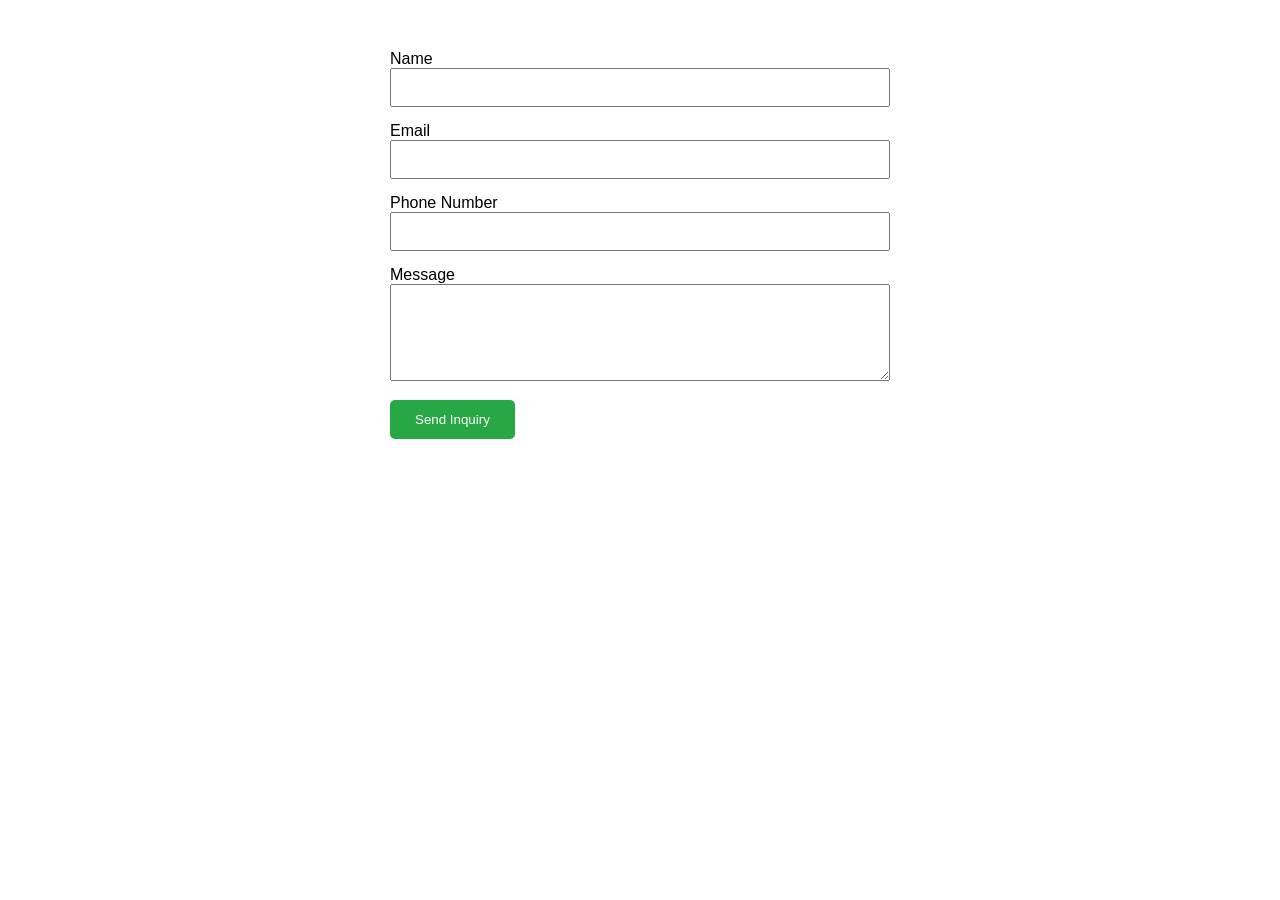
<file: contact.html>
<!DOCTYPE html>
<html lang="en">
<head>
<meta charset="UTF-8">
<meta name="viewport" content="width=device-width, initial-scale=1.0">
<title>Contact Form</title>
<style>
body{
font-family: Arial, sans-serif;
}
form{
max-width: 500px;
margin: 50px auto;
}
input,
textarea{
width: 100%;
padding: 10px;
margin-bottom: 15px;
box-sizing: border-box;
}
button{
background: #28a745;
color: #fff;
border: none;
padding: 12px 25px;
cursor: pointer;
border-radius: 5px;
}
button:hover{
opacity: 0.9;
}
/* Popup */
.popup{
display:none;
position:fixed;
left:0;
top:0;
width:100%;
height:100%;
background:rgba(0,0,0,0.5);
z-index:9999;
}
.popup-content{
position:absolute;
top:50%;
left:50%;
transform:translate(-50%,-50%);
background:#fff;
padding:30px;
border-radius:10px;
text-align:center;
min-width:320px;
box-shadow:0 0 15px rgba(0,0,0,0.3);
}
.popup-content h3{
color:#28a745;
margin-bottom:10px;
}
.popup-content p{
margin-bottom:20px;
}
.popup-content button{
background:#28a745;
}
</style>
</head>
<body>
<form id="contactForm">
<label>Name</label>
<input type="text" name="name" required>
<label>Email</label>
<input type="email" name="email" required>
<label>Phone Number</label>
<input type="text" name="phone">
<label>Message</label>
<textarea name="message" rows="5"></textarea>
<button type="submit">Send Inquiry</button>
</form>
<!-- Success Popup -->
<div id="successPopup" class="popup">
<div class="popup-content">
<h3>Success!</h3>
<p>Inquiry Submitted Successfully.</p>
<button onclick="goHome()">OK</button>
</div>
</div>
<script>
document.getElementById("contactForm").addEventListener("submit", function(e){
e.preventDefault();
const form = this;
fetch(
  
  
"https://script.google.com/macros/s/AKfycbyCnlYL0jDQGv0DudnBvvwAeX4mpkD9_ld_Pb_cx3ZR6HFr8lLp66uYDBxBauQh8zFu/exec",
{
method: "POST",
body: new FormData(form),
mode: "no-cors"
}
)
.then(() => {
document.getElementById("successPopup").style.display = "block";
})
.catch((error) => {
alert("Submission Failed!");
console.log(error);
});
});
function goHome() {
window.location.href = "https://purvanshparmar11-ops.github.io/BhramaniInfotech1";
/* OR use your website home page:
window.location.href = "https://purvanshparmar11-ops.github.io/B";
*/
}
</script>
  
</body>
</html>
</file>
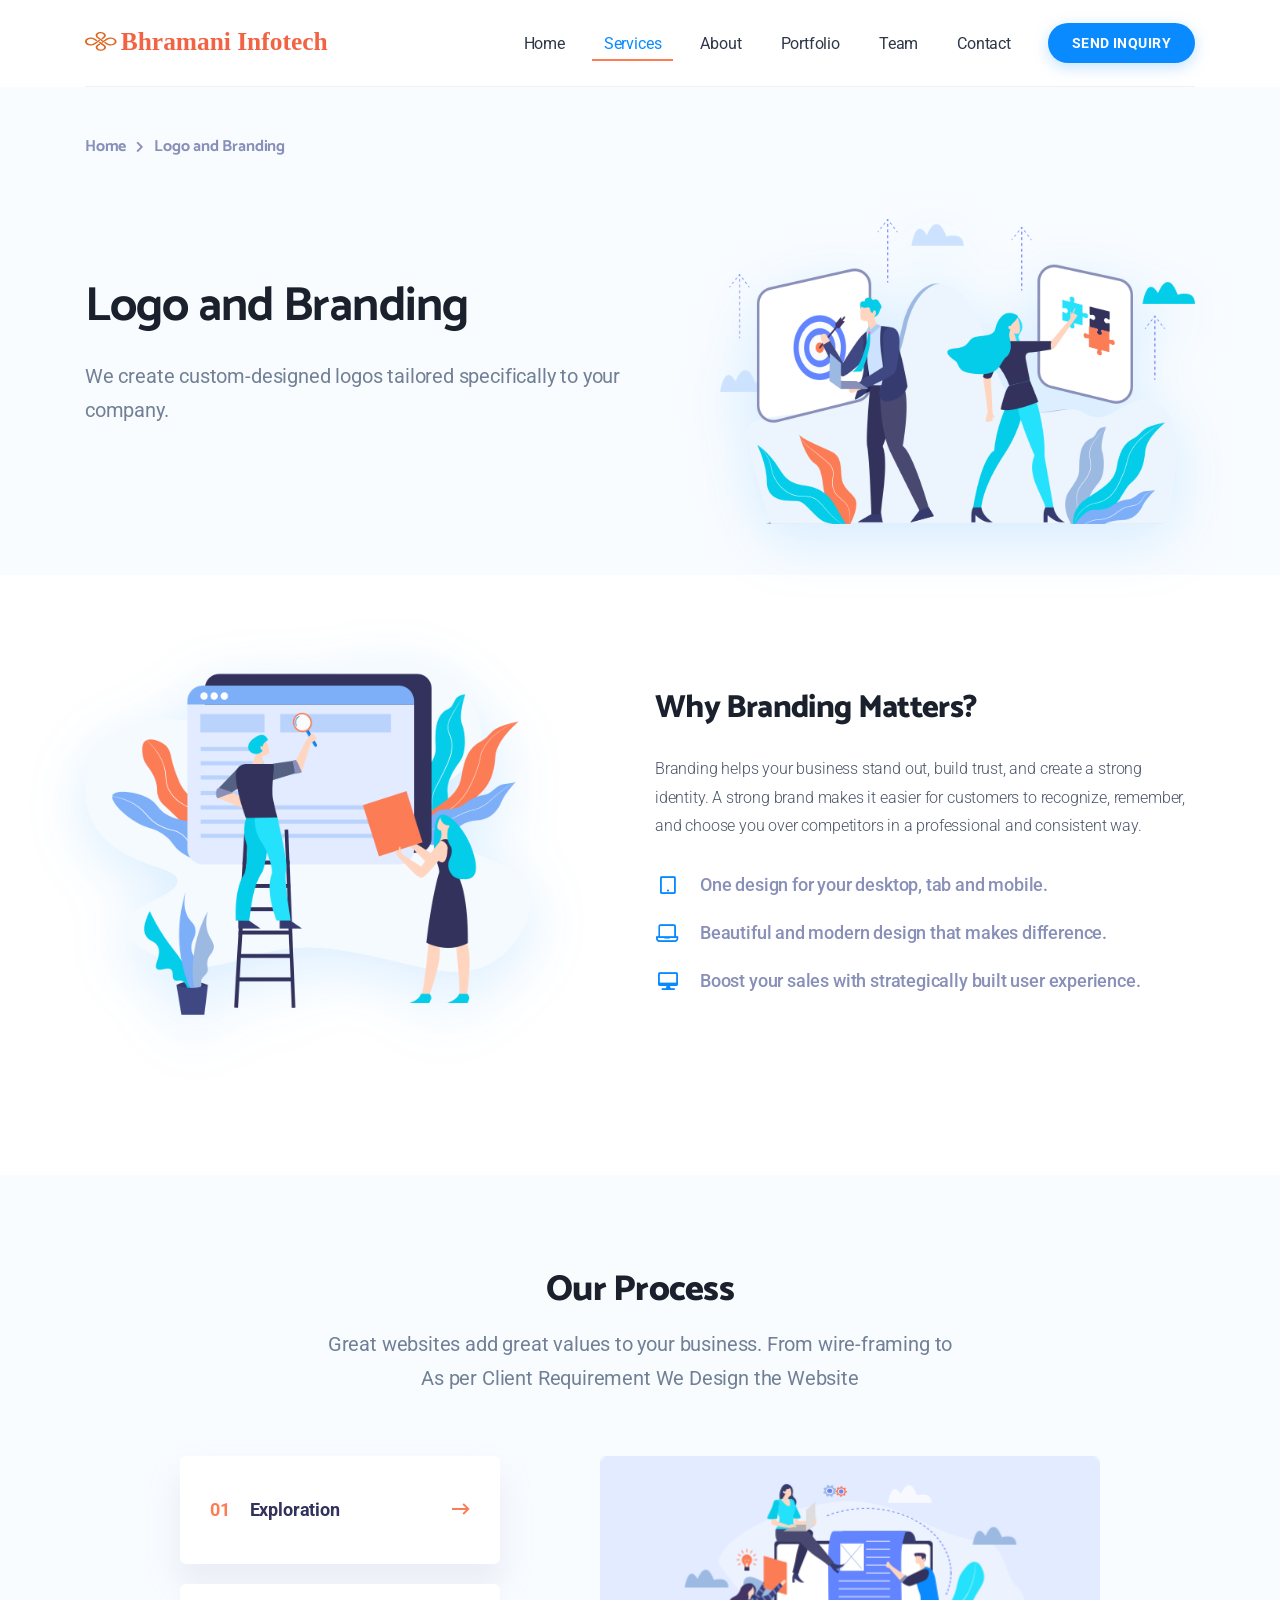
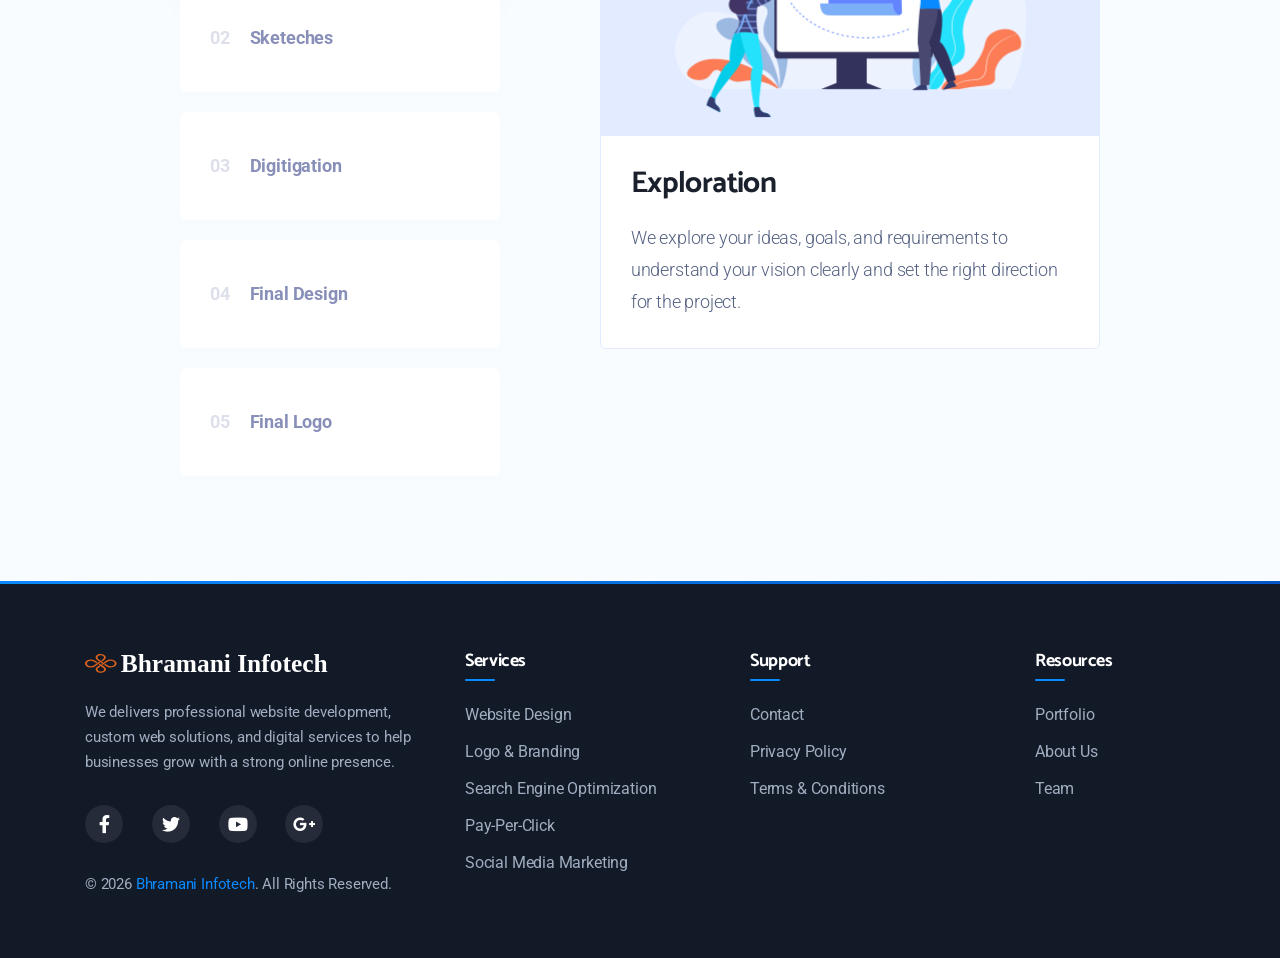
<file: logo-and-branding.html>
<!DOCTYPE html>
<html class="no-js" lang="zxx">

   
<meta charset="utf-8">
    <meta name="author" content="">
    <meta name="description" content="">
    <meta name="keywords" content="">

    <!-- Mobile specific metas -->
    <meta http-equiv="X-UA-Compatible" content="IE=edge">
    <meta name="viewport" content="width=device-width, initial-scale=1, shrink-to-fit=no">

    <!-- Twitter -->
	<meta name="twitter:card" content="summary_large_image">
	<meta name="twitter:site" content="">
	<meta name="twitter:creator" content="">
	<meta name="twitter:title" content="">
	<meta name="twitter:description" content="">
	<meta name="twitter:image" content="">
	<!-- Facebook -->
	<meta property="og:url" content="">
	<meta property="og:title" content="">
	<meta property="og:description" content="">
	<meta property="og:type" content="website">
	<meta property="og:image" content="">
	<meta property="og:image:secure_url" content="">
	<meta property="og:image:type" content="image/png">
	<meta property="og:image:width" content="1200">
	<meta property="og:image:height" content="630">

    <!-- Page Title -->
    <title>Logo & Branding</title>

    <!-- links for favicon -->
    <link rel="apple-touch-icon" sizes="57x57" href="assets/favicon/favicon.svg">
    <link rel="apple-touch-icon" sizes="60x60" href="assets/favicon/favicon.svg">
    <link rel="apple-touch-icon" sizes="72x72" href="assets/favicon/favicon.svg">
    <link rel="apple-touch-icon" sizes="76x76" href="assets/favicon/favicon.svg">
    <link rel="apple-touch-icon" sizes="114x114" href="assets/favicon/favicon.svg">
    <link rel="apple-touch-icon" sizes="120x120" href="assets/favicon/favicon.svg">
    <link rel="apple-touch-icon" sizes="144x144" href="assets/favicon/favicon.svg">
    <link rel="apple-touch-icon" sizes="152x152" href="assets/favicon/favicon.svg">
    <link rel="apple-touch-icon" sizes="180x180" href="assets/favicon/favicon.svg">
    <link rel="icon" type="image/png" sizes="192x192" href="assets/favicon/favicon.svg">
    <link rel="icon" type="image/png" sizes="32x32" href="assets/favicon/favicon.svg">
    <link rel="icon" type="image/png" sizes="96x96" href="assets/favicon/favicon.svg">
    <link rel="icon" type="image/png" sizes="16x16" href="assets/favicon/favicon.svg">
    <link rel="manifest" href="assets/favicon/manifest.json">
    <meta name="msapplication-TileColor" content="#ffffff">
    <meta name="msapplication-TileImage" content="assets/favicon/favicon.svg">
    <meta name="theme-color" content="#ffffff">

    <!-- Icon fonts -->
    <link href="https://fonts.googleapis.com/css?family=Roboto:300,400,500,500i,700,700i,900" rel="stylesheet">
    <link rel="stylesheet" type="text/css" href="assets/css/fontawesome-all.min.css">

    <!-- css links -->
    <!-- Bootstrap link -->
    <link rel="stylesheet" href="assets/css/vendor/bootstrap.min.css">

    <!-- Owl Carousel -->
    <link rel="stylesheet" type="text/css" href="assets/css/vendor/owl.carousel.min.css">
    <link rel="stylesheet" type="text/css" href="assets/css/vendor/owl.theme.default.min.css">

    <!-- Magnific popup -->
    <link rel="stylesheet" type="text/css" href="assets/css/vendor/magnific-popup.css">

    <!-- Custom styles -->
    <link rel="stylesheet" type="text/css" href="assets/css/main.css">
    <link rel="stylesheet" type="text/css" href="assets/css/modern-custom.css">

<body>

<!-- Header starts -->
<header class="page-header">
    <div class="container">
        <nav class="navbar navbar-expand-lg align-items-center">
            <a class="navbar-brand" href="index.html">
                <img src="assets/images/brand-logo.svg" alt="Bhramani Infotech logo">
            </a>
            <!-- End of .navbar-brand -->

            <button class="navbar-toggler" type="button" data-bs-toggle="collapse" data-bs-target="#custom-navbar"
                aria-controls="custom-navbar" aria-expanded="false" aria-label="Toggle navigation">
                <span class="custom-toggler-icon"></span>
                <span class="custom-toggler-icon"></span>
                <span class="custom-toggler-icon"></span>
            </button>
            <!-- End of .navbar-toggler -->

            <div class="collapse navbar-collapse" id="custom-navbar">
                  <ul class="navbar-nav ml-auto align-items-center dynamic-nav">
					<li class="nav-item">
                        <a href="index.html" class="nav-link">Home</a>
                    </li>
                    <li class="nav-item has-dropdown">
                        <a href="#" class="nav-link">Services</a>
                        <ul class="submenu">
                            <li><a href="website-design.html">Website Design</a></li>
                            <li><a href="logo-and-branding.html">Logo &amp; Branding </a></li>
                            <li><a href="search-engine-optimization.html">Search Engine Optimization</a></li>
                            <li><a href="pay-per-click.html">Pay-Per-Click</a></li>
                            <li><a href="social-media-marketing.html">Social Media Marketing</a></li>
                        </ul>
                    </li>
                    <li class="nav-item">
                        <a href="about.html" class="nav-link">About</a>
                    </li>
                    <li class="nav-item">
                        <a href="portfolio.html" class="nav-link">Portfolio</a>
                    </li>
                    
                    <li class="nav-item">
                        <a href="team.html" class="nav-link">Team</a>
                    </li>
                    
                    
                    <li class="nav-item">
                        <a href="contact.html" class="nav-link">Contact</a>
                    </li>
                    <li class="nav-item">
                        <a href="#" class="custom-btn btn-small" data-bs-toggle="modal" data-bs-target="#quote-modal">Send Inquiry</a>
                    </li>
                </ul>
            </div>
            <!-- End of .navbar-nav -->
        </nav>
    </div>
    <!-- End of .container -->
</header>
<!-- banner starts -->
<div class="banner d-flex align-items-center light-grey-bg">
    
    <!-- Breadcrumb starts -->
    <nav class="breadcrumb-wrapper" aria-label="breadcrumb">
        <div class="container">
            <ol class="breadcrumb">
                <li class="breadcrumb-item"><a href="#">Home</a></li>
                <li class="breadcrumb-item active" aria-current="page">Logo and Branding</li>
            </ol>
        </div>
    </nav>
    

    <div class="container">
        <div class="row no-gutters align-items-center">
            <div class="col-lg-6 text-center text-lg-left">
                <h1>Logo and Branding</h1>
                <p class="larger-txt">We create custom-designed logos tailored specifically to your company.</p>
                
            </div>
            <!-- End of .col-lg-5 -->

            <div class="col-lg-6">
                <div class="img-container text-center text-lg-right">
                    <img src="assets/images/banner/logo-and-branding-banner.png" alt="Banner image" class="img-fluid">
                </div>
                <!-- End of .img-container -->
            </div>
            <!-- End of .col-lg-7 -->
        </div>
        <!-- End of .row -->
    </div>
    <!-- End of .container -->
</div>
<!-- End of .banner -->

<!-- our features starts -->
<section class="features section-gap" id="cynic-about" data-scroll-offset="165">
    <div class="container">

        
            <div class="features-grid">
                <div class="row align-items-center">
                    <div class="col-lg-5 text-center text-lg-left">
                        <div class="img-container">
                            <img src="assets/images/features/features-img-4.png" alt="Why Branding Matters?" class="img-fluid">
                            
                        </div>
                        <!-- End of .img-container -->
                    </div>
                    <!-- End of .col-lg-6 -->

                    <div class="col-lg-6 offset-lg-1">
                        <div class="features-content">
                            <h2 class="section-title">Why Branding Matters?</h2>
                            <p>Branding helps your business stand out, build trust, and create a strong identity. A strong brand makes it easier for customers to recognize, remember, and choose you over competitors in a professional and consistent way.</p>
                            

                            
                                <ul class="feature-list">
                                    <li><i class="far fa-tablet"></i>One design for your desktop, tab and mobile.</li>
                                    <li><i class="far fa-laptop"></i>Beautiful and modern design that makes difference.</li>
                                    <li><i class="far fa-desktop-alt"></i>Boost your sales with strategically built user experience.</li>
                                </ul>
                                <!-- End of .feature-list -->
                            
            
                            
                        </div>
                        <!-- End of .features-content -->
                    </div>
                    <!-- End of .col-lg-6 -->
                </div>
                <!-- End of .row -->
            </div>
            <!-- End of .features-grid -->
         
        
    </div>
    <!-- End of .container -->
</section>
<!-- End of .features -->

<!-- Process starts -->
<section class="our-process section-gap light-grey-bg">
    <div class="container">
        <h2 class="section-title text-center">Our Process</h2>
        <p class="larger-txt text-center">Great websites add great values to your business. From wire-framing to
            <br>As per Client Requirement We Design the Website</p>

        <div class="process-tab-container grid-wrapper">
            <div class="row">
                <div class="col-lg-5">
                    <div class="nav nav-pills">
                        
                            <a class="nav-link active" data-bs-toggle="pill" href="#process-tab-1">
                                <span>01</span>
                                 Exploration
                                <i class="fal fa-long-arrow-right"></i>
                            </a>
                        
                            <a class="nav-link " data-bs-toggle="pill" href="#process-tab-2">
                                <span>02</span>
                                Sketeches
                                <i class="fal fa-long-arrow-right"></i>
                            </a>
                        
                            <a class="nav-link " data-bs-toggle="pill" href="#process-tab-3">
                                <span>03</span>
                                Digitigation
                                <i class="fal fa-long-arrow-right"></i>
                            </a>
                        
                            <a class="nav-link " data-bs-toggle="pill" href="#process-tab-4">
                                <span>04</span>
                                Final Design
                                <i class="fal fa-long-arrow-right"></i>
                            </a>
                        
                            <a class="nav-link " data-bs-toggle="pill" href="#process-tab-5">
                                <span>05</span>
                                Final Logo
                                <i class="fal fa-long-arrow-right"></i>
                            </a>
                        
                    </div>
                </div>
                <!-- End of .col -->

                <div class="col-lg-7">
                    <div class="tab-content">
                        
                            <div class="tab-pane fade show active" id="process-tab-1">
                                <div class="img-card process-card">
                                    <img src="assets/images/process-img/process-img-1.png" alt="..." class="img-fluid">
                                    <div class="process-card-content">
                                        <h3>Exploration</h3>
                                        <p>We explore your ideas, goals, and requirements to understand your vision clearly and set the right direction for the project.</p>
                                    </div>
                                </div>
                                <!-- undefined -->
                            </div>
                        
                            <div class="tab-pane fade " id="process-tab-2">
                                <div class="img-card process-card">
                                    <img src="assets/images/process-img/process-img-2.png" alt="..." class="img-fluid">
                                    <div class="process-card-content">
                                        <h3>Sketeches</h3>
                                        <p>We create quick visual sketches to outline ideas, structure, and layout, helping to shape the foundation of the final design.</p>
                                        
                                    </div>
                                </div>
                                <!-- undefined -->
                            </div>
                        
                            <div class="tab-pane fade " id="process-tab-3">
                                <div class="img-card process-card">
                                    <img src="assets/images/process-img/process-img-3.png" alt="..." class="img-fluid">
                                    <div class="process-card-content">
                                        <h3>Digitigation</h3>
                                        <p>We convert ideas and designs into digital form, creating accurate and scalable digital assets ready for development.</p>
                                    </div>
                                </div>
                                <!-- undefined -->
                            </div>
                        
                            <div class="tab-pane fade " id="process-tab-4">
                                <div class="img-card process-card">
                                    <img src="assets/images/process-img/process-img-4.png" alt="..." class="img-fluid">
                                    <div class="process-card-content">
                                        <h3>Final Design</h3>
                                        <p>We deliver a polished, responsive final design that is visually appealing, user-friendly, and ready for development.</p>
                                    </div>
                                </div>
                                <!-- undefined -->
                            </div>
                        
                            <div class="tab-pane fade " id="process-tab-5">
                                <div class="img-card process-card">
                                    <img src="assets/images/process-img/process-img-5.png" alt="..." class="img-fluid">
                                    <div class="process-card-content">
                                        <h3>Final Logo</h3>
                                        <p>We deliver a unique, high-quality logo that reflects your brand identity and leaves a lasting impression.</p>
                                    </div>
                                </div>
                                <!-- undefined -->
                            </div>
                        
                    </div>
                </div>
                <!-- End of .col -->
            </div>
            <!-- End of .row -->
        </div>
        <!-- End of .process-tab-container -->
    </div>
    <!-- End of .container -->
</section>
<!-- End of .process -->


<!-- Product Modal Starts -->
<div class="modal fade full-width-modal product-modal" id="product-modal" tabindex="-1" role="dialog" aria-hidden="true">
    <div class="modal-dialog modal-dialog-centered" role="document">
        <div class="modal-content">
            <div class="modal-header">
                <button type="button" class="close" data-bs-dismiss="modal" aria-label="Close">
                    <i class="fas fa-times"></i>
                </button>
                <!-- End of .close -->
            </div>
            <!-- End of .modal-header -->

            <div class="modal-body">
                <div class="row no-gutters">
                    <div class="col-lg-6">
                        <div class="modal-img text-center">
                            <img src="assets/images/products/portfolio-modal.png" alt="product-modal" class="img-fluid">
                        </div>
                    </div>

                    <div class="col-lg-6">
                        <div class="modal-body__inner-content">
                            <h4>
                                <span>Chief Exicutive Officer</span>
                                Creative Web Design
                            </h4>
                            <p>A well-designed website is essential for building a strong online presence and growing your business. We create modern, responsive, and user-friendly websites that deliver seamless experiences across all devices.

For content-rich websites, we focus on intuitive navigation and well-organized information, ensuring visitors can quickly find what they need while enjoying a smooth and engaging browsing experience.</p>
                            <a href="about.html" class="hyperlink">Launch Website</a>
                        </div>
                    </div>
                </div>
            </div>
            <!-- End of .modal-body -->
        </div>
        <!-- End of .modal-content -->
    </div>
    <!-- End of .modal-dialog -->
</div>
<!-- End of .portfolio-modal -->

<!-- Quote modal starts
    ================================= -->
<div class="modal fade full-width-modal quote-modal" id="quote-modal" tabindex="-1" role="dialog" aria-hidden="true">
    <div class="modal-dialog modal-dialog-centered" role="document">
        <div class="modal-content white-bg">
            <div class="modal-header">
                <button type="button" class="close" data-bs-dismiss="modal" aria-label="Close">
                    <i class="fas fa-times"></i>
                </button>
                <!-- End of .close -->
            </div>
            <!-- End of .modal-header -->

            <div class="modal-body d-flex align-items-center justify-content-center text-center">
                <div class="quote-form-wrapper text-center">
                    <h3>Get a Free Quote</h3>
                    <form method="POST" class="quote-form text-center row" action="#">
                        <div class="col-lg-6">
                            <input type="text" name="fname" placeholder="Name">
                        </div>
                        <div class="col-lg-6">
                            <input type="text" name="email" placeholder="Email">
                        </div>

                        <div class="col-lg-6">
                            <input type="text" name="phone" placeholder="Phone">
                        </div>
                        <div class="col-lg-6">
                            <input type="text" name="website" placeholder="Website">
                        </div>
                        <div class="col-lg-12">
                            <textarea placeholder="Message" name="message"></textarea>
                            <button type="submit" class="custom-btn secondary-btn w-100">GET A QUOTE</button>
                            <div class="social-icons-wrapper d-flex justify-content-center">
                                <p>Follow us:</p>
                                <ul class="social-icons">
                                    <li>
                                        <a href="http://www.facebook.com/" target="_blank" rel="noopener">
                                            <i class="fab fa-facebook-f"></i>
                                        </a>
                                    </li>
                                    <li>
                                        <a href="http://twitter.com/" target="_blank" rel="noopener">
                                            <i class="fab fa-twitter"></i>
                                        </a>
                                    </li>
                                    <li>
                                        <a href="http://youtube.com/" target="_blank" rel="noopener">
                                            <i class="fab fa-youtube"></i>
                                        </a>
                                    </li>
                                    <li>
                                        <a href="http://plus.google.com/discover" target="_blank" rel="noopener">
                                            <i class="fab fa-google-plus-g"></i>
                                        </a>
                                    </li>
                                </ul>
                                <!-- End of .social-icons -->
                            </div>
                            <!-- End of .social-icons-wrapper -->
                        </div>
                    </form>
                    <!-- End of .quote-form -->
                </div>
                <!-- End of .quote-form-wrapper -->
            </div>
            <!-- End of .modal-body -->
        </div>
        <!-- End of .modal-content -->
    </div>
    <!-- End of .modal-dialog -->
</div>
<!-- End of .quote-modal -->

<!-- footer starts -->
<footer class="page-footer dark-footer-bg">
    <div class="container">
        <div class="row">
            <div class="col-lg-4">
                <div class="footer-widget widget-about">
                    <a href="index.html"><img class="footer-logo" src="assets/images/footer-logo.svg" alt="footer logo"
                            height="16"></a>
                    <p>We delivers professional website development, custom web solutions, and digital services to help businesses grow with a strong online presence.</p>
                    <ul class="social-icons">
                        <li>
                            <a href="http://www.facebook.com/" target="_blank" rel="noopener">
                                <i class="fab fa-facebook-f"></i>
                            </a>
                        </li>
                        <li>
                            <a href="http://twitter.com/" target="_blank" rel="noopener">
                                <i class="fab fa-twitter"></i>
                            </a>
                        </li>
                        <li>
                            <a href="http://youtube.com/" target="_blank" rel="noopener">
                                <i class="fab fa-youtube"></i>
                            </a>
                        </li>
                        <li>
                            <a href="http://plus.google.com/discover" target="_blank" rel="noopener">
                                <i class="fab fa-google-plus-g"></i>
                            </a>
                        </li>
                    </ul>
                    <!-- End of .social-icons -->
                  <p class="copywrite-txt">© 2026 <a href="http://www.Bhramaniinfotech.com/">Bhramani Infotech</a>. All Rights
                        Reserved.</p>
                </div>
            </div>

            <div class="col-lg-3">
                <div class="footer-widget">
                    <h5 class="footer-nav-title">Services</h5>
                    <ul class="footer-nav dynamic-nav">
                        <li><a href="website-design.html">Website Design</a></li>
                        <li><a href="logo-and-branding.html">Logo &amp; Branding </a></li>
                       
                        <li><a href="search-engine-optimization.html">Search Engine Optimization</a></li>
                        <li><a href="pay-per-click.html">Pay-Per-Click</a></li>
                        <li><a href="social-media-marketing.html">Social Media Marketing</a></li>
                    </ul>
                </div>
            </div>
            <!-- End of .col-lg-2 -->

            <div class="col-lg-3">
                <div class="footer-widget">
                    <h5 class="footer-nav-title">Support</h5>
                    <ul class="footer-nav dynamic-nav">
                        <li><a href="contact.html">Contact</a></li>
                        <li><a href="#">Privacy Policy</a></li>
                        <li><a href="#">Terms &amp; Conditions</a></li>
                    </ul>
                </div>
            </div>
            <!-- End of .col-lg-2 -->

            <div class="col-lg-2">
                <div class="footer-widget">
                    <h5 class="footer-nav-title">Resources</h5>
                    <ul class="footer-nav dynamic-nav">
                        <li><a href="portfolio.html">Portfolio</a></li>
                    
                        <li><a href="about.html">About Us</a></li>
                        <li><a href="team.html">Team</a></li>
                       
                    </ul>
                </div>
            </div>
            <!-- End of .col-lg-2 -->
        </div>
        <!-- End of .row -->
    </div>
    <!-- End of .container -->
</footer>
	
<!-- End of .page-footer -->

<!-- Javascripts -->

<!-- jQuery -->
<script src="assets/js/vendor/jquery.min.js"></script>
<script src="assets/js/vendor/jquery-migrate.min.js"></script>

<!-- jQuery Easing Plugin -->
<script src="assets/js/vendor/easing-1.3.js"></script>
<!-- Bootstrap js -->
<script src="assets/js/vendor/bootstrap.bundle.min.js"></script>
<script src="assets/js/vendor/isotope.pkgd.min.js"></script>

<!-- jQuery progressbar plugin -->
<script src="assets/js/vendor/jquery.waypoints.min.js"></script>
<script src="assets/js/vendor/jquery.counterup.min.js"></script>
<!-- ImagesLoaded js -->
<script src="assets/js/vendor/imagesloaded.pkgd.min.js"></script>
<!-- Owl carousel js -->
<script src="assets/js/vendor/owl.carousel.min.js"></script>
<!-- Magnific popup -->
<script src="assets/js/vendor/jquery.magnific-popup.min.js"></script>
<!-- Plugins -->
<script src="assets/js/plugins.js"></script>
<!-- Custom Script -->
<script src="assets/js/main.min.js"></script>

</body>
</html>
</file>
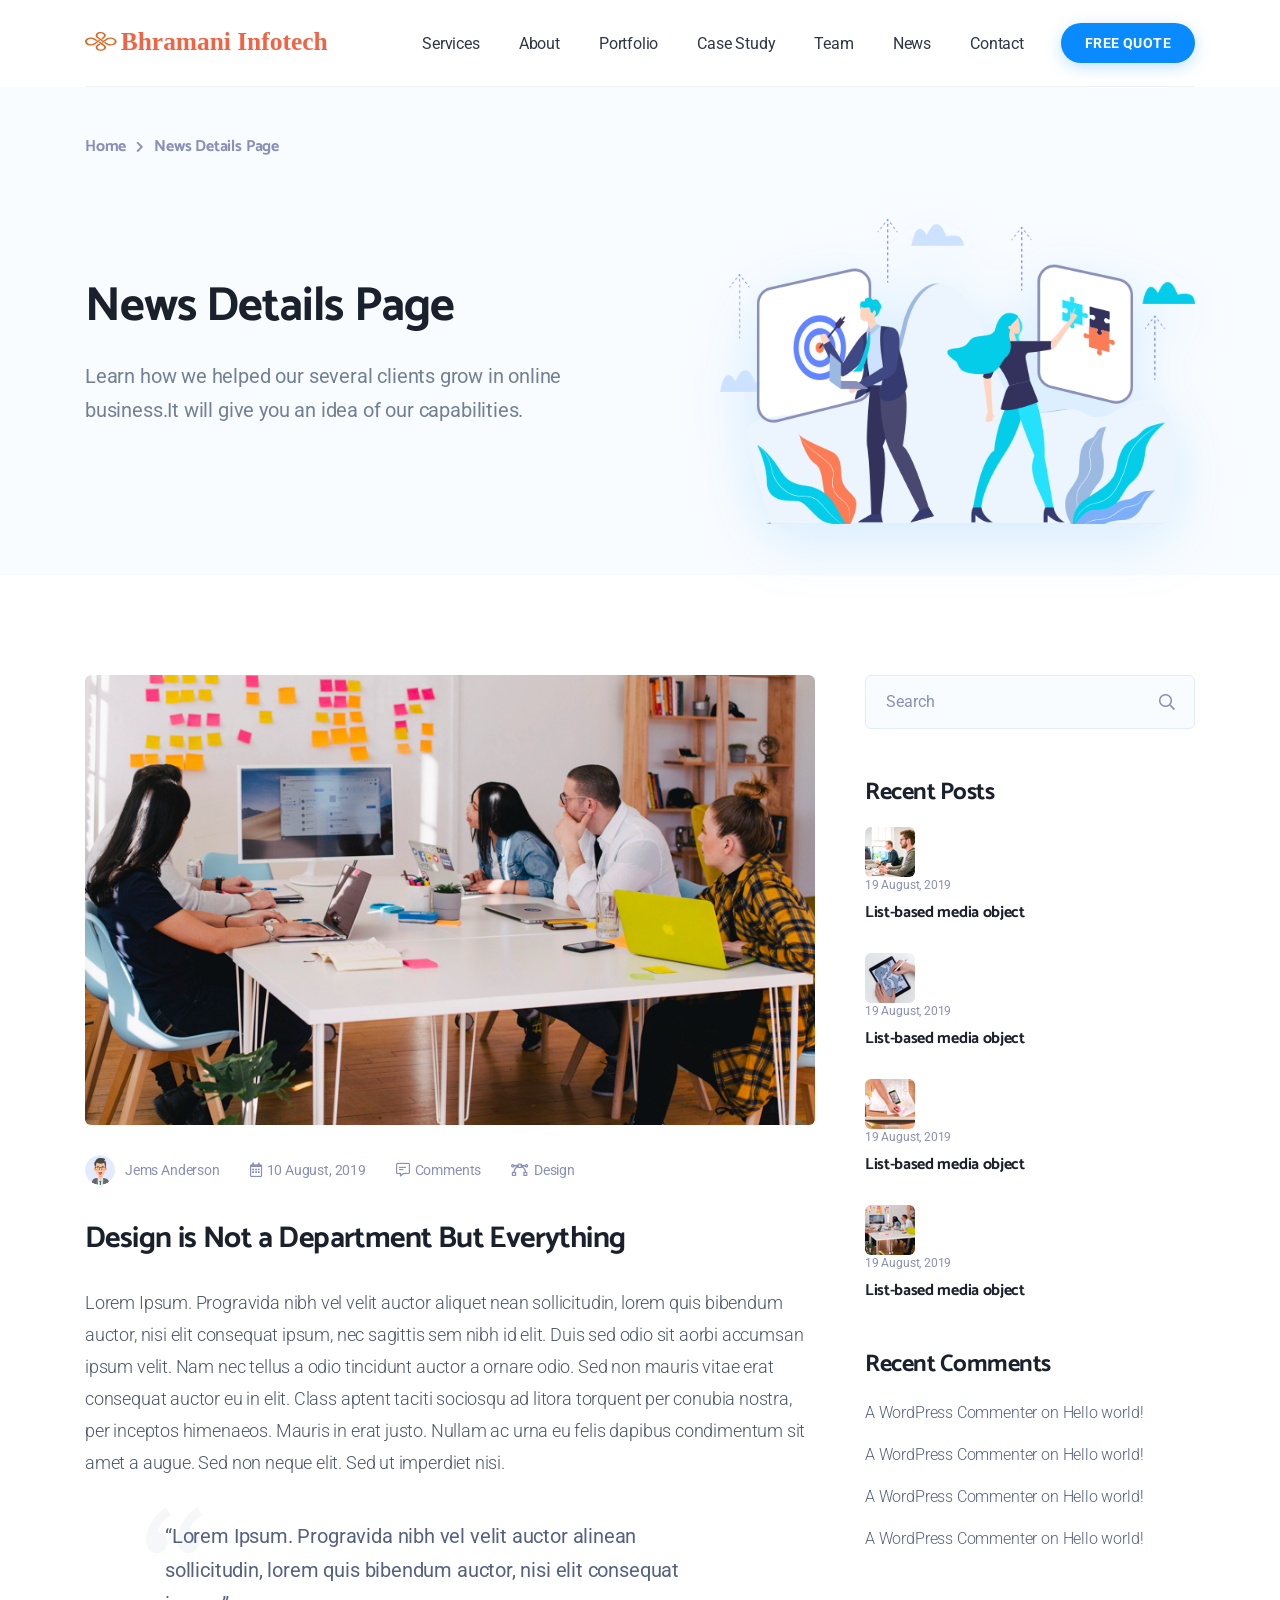
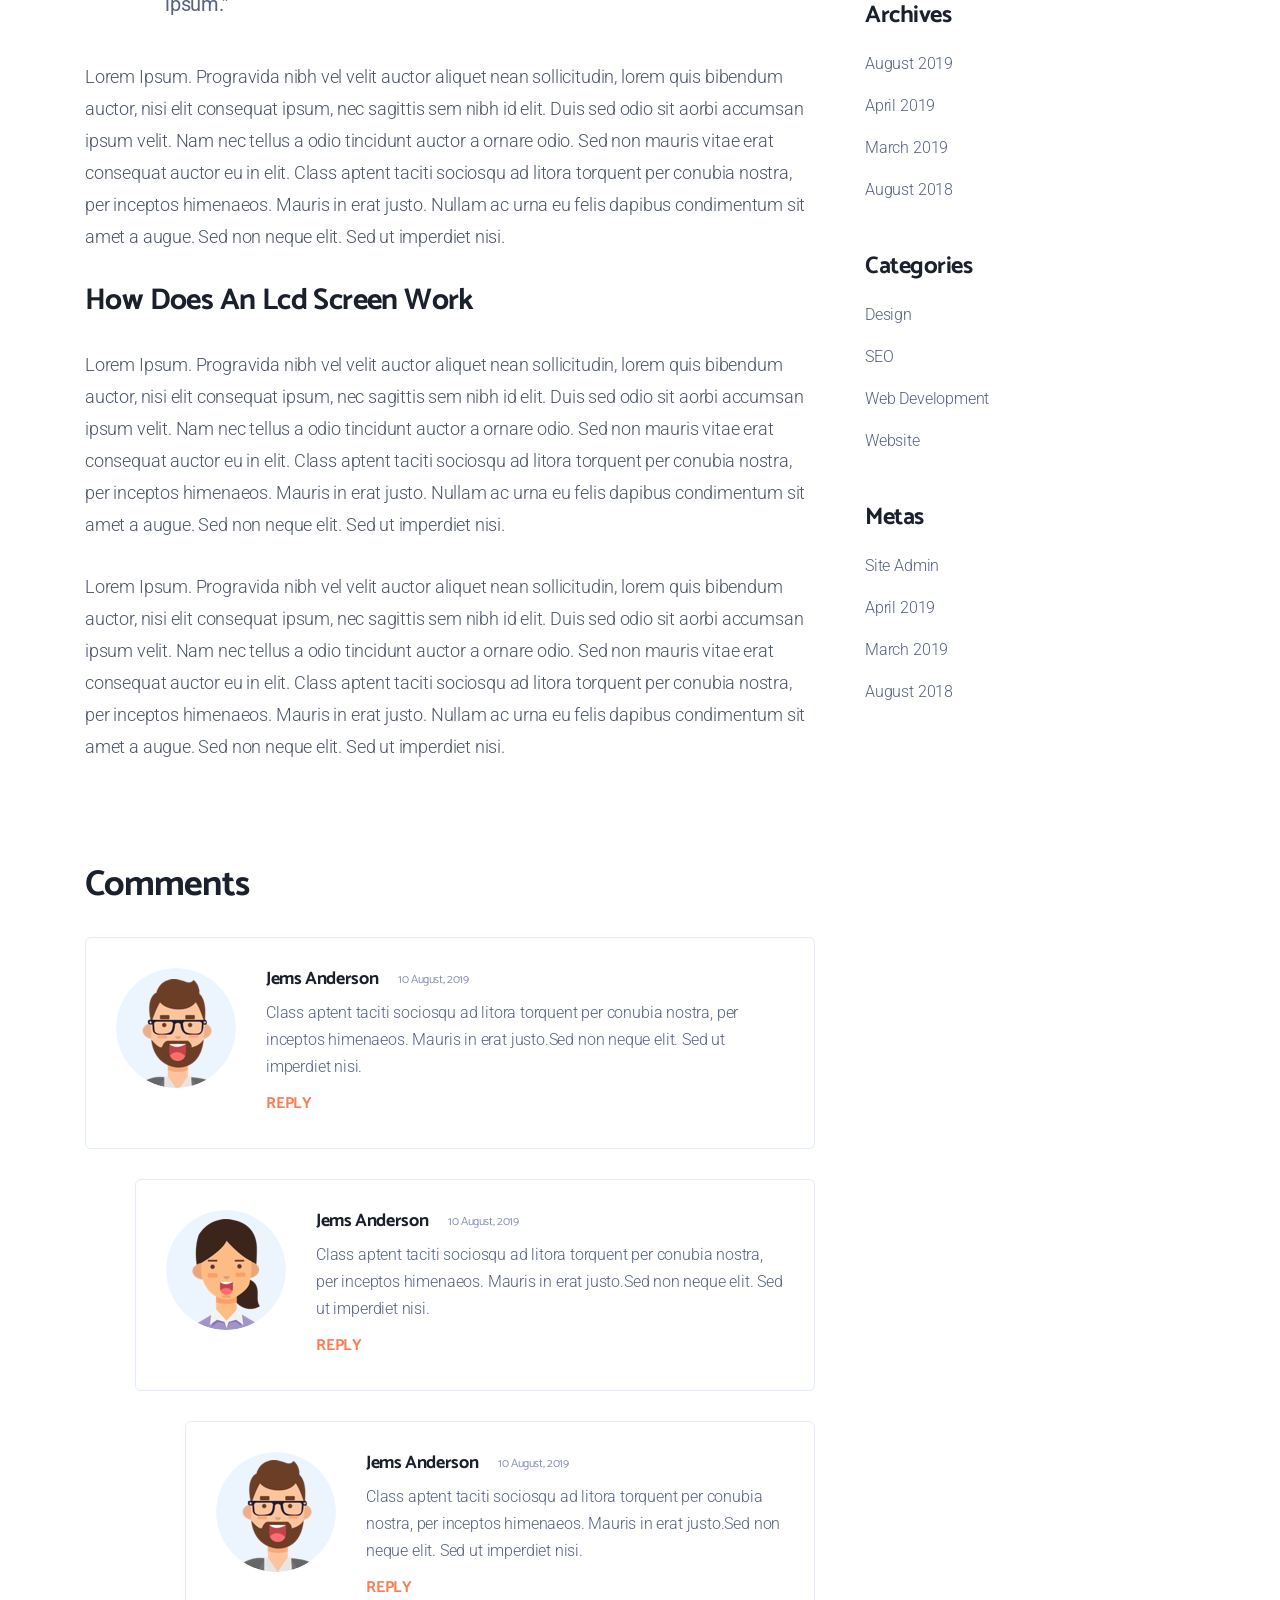
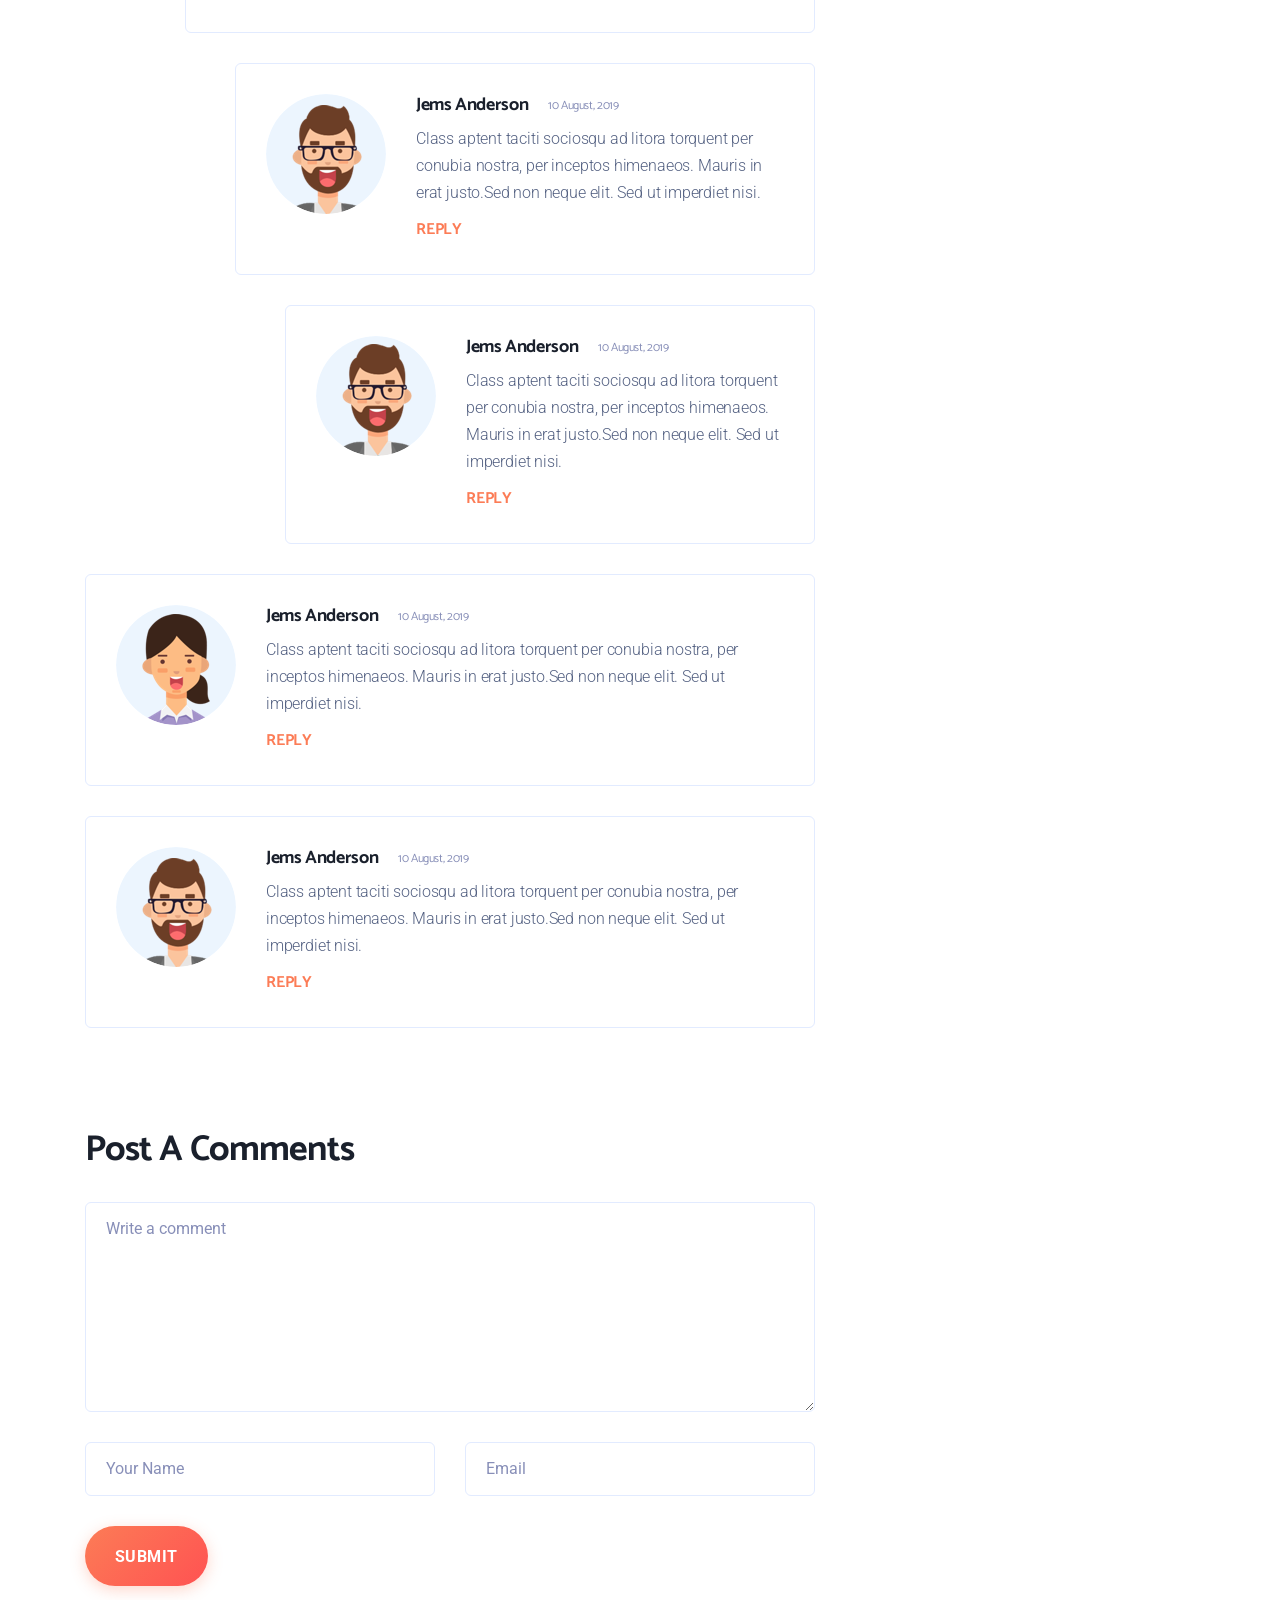
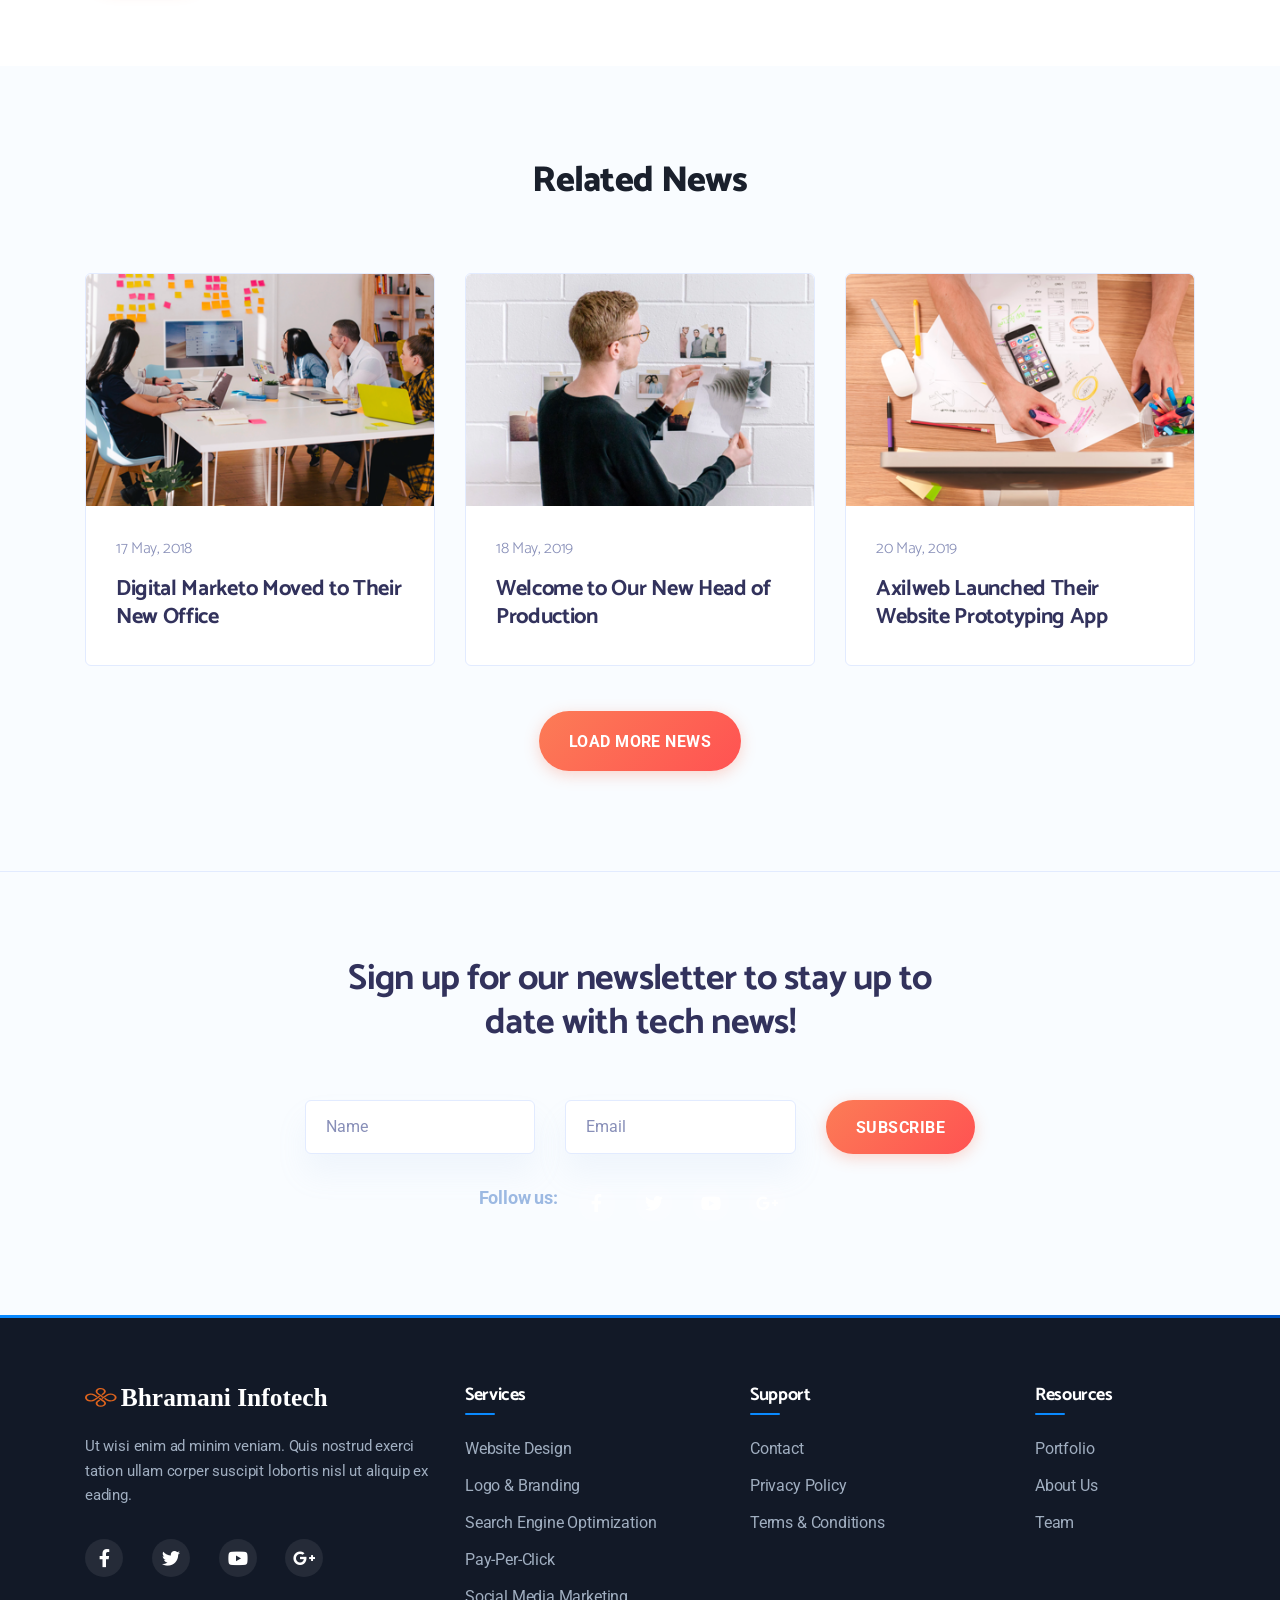
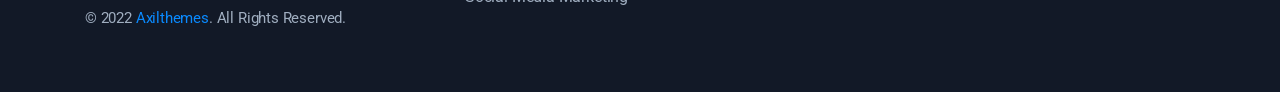
<file: news-details.html>
<!DOCTYPE html>
<html class="no-js" lang="zxx">

    <!-- Basic metas -->
    
<!-- Mirrored from new.axilthemes.com/demo/template/cynic-bs5/illustrated-small-digital-agency/news-details.html by HTTrack Website Copier/3.x [XR&CO'2014], Wed, 17 Jun 2026 17:15:50 GMT -->
<meta charset="utf-8">
    <meta name="author" content="">
    <meta name="description" content="">
    <meta name="keywords" content="">

    <!-- Mobile specific metas -->
    <meta http-equiv="X-UA-Compatible" content="IE=edge">
    <meta name="viewport" content="width=device-width, initial-scale=1, shrink-to-fit=no">

    <!-- Twitter -->
	<meta name="twitter:card" content="summary_large_image">
	<meta name="twitter:site" content="@Cynic">
	<meta name="twitter:creator" content="@Cynic">
	<meta name="twitter:title" content="Cynic">
	<meta name="twitter:description" content="Cynic Illustrated Small Digital Agency">
	<meta name="twitter:image" content="http://axilthemes.com/templates/cynic/illustrated-small-digital-agency/assets/images/brand-logo.svg">
	<!-- Facebook -->
	<meta property="og:url" content="">
	<meta property="og:title" content="Cynic">
	<meta property="og:description" content="Cynic Illustrated Small Digital Agency">
	<meta property="og:type" content="website">
	<meta property="og:image" content="http://axilthemes.com/templates/cynic/illustrated-small-digital-agency/assets/images/brand-logo.svg">
	<meta property="og:image:secure_url" content="">
	<meta property="og:image:type" content="image/png">
	<meta property="og:image:width" content="1200">
	<meta property="og:image:height" content="630">

    <!-- Page Title -->
    <title>News Details</title>

    <!-- links for favicon -->
    <link rel="apple-touch-icon" sizes="57x57" href="assets/favicon/apple-icon-57x57.png">
    <link rel="apple-touch-icon" sizes="60x60" href="assets/favicon/apple-icon-60x60.png">
    <link rel="apple-touch-icon" sizes="72x72" href="assets/favicon/apple-icon-72x72.png">
    <link rel="apple-touch-icon" sizes="76x76" href="assets/favicon/apple-icon-76x76.png">
    <link rel="apple-touch-icon" sizes="114x114" href="assets/favicon/apple-icon-114x114.png">
    <link rel="apple-touch-icon" sizes="120x120" href="assets/favicon/apple-icon-120x120.png">
    <link rel="apple-touch-icon" sizes="144x144" href="assets/favicon/apple-icon-144x144.png">
    <link rel="apple-touch-icon" sizes="152x152" href="assets/favicon/apple-icon-152x152.png">
    <link rel="apple-touch-icon" sizes="180x180" href="assets/favicon/apple-icon-180x180.png">
    <link rel="icon" type="image/png" sizes="192x192" href="assets/favicon/android-icon-192x192.png">
    <link rel="icon" type="image/png" sizes="32x32" href="assets/favicon/favicon-32x32.png">
    <link rel="icon" type="image/png" sizes="96x96" href="assets/favicon/favicon-96x96.png">
    <link rel="icon" type="image/png" sizes="16x16" href="assets/favicon/favicon-16x16.png">
    <link rel="manifest" href="assets/favicon/manifest.json">
    <meta name="msapplication-TileColor" content="#ffffff">
    <meta name="msapplication-TileImage" content="assets/favicon/ms-icon-144x144.png">
    <meta name="theme-color" content="#ffffff">

    <!-- Icon fonts -->
    <link href="https://fonts.googleapis.com/css?family=Roboto:300,400,500,500i,700,700i,900" rel="stylesheet">
    <link rel="stylesheet" type="text/css" href="assets/css/fontawesome-all.min.css">

    <!-- css links -->
    <!-- Bootstrap link -->
    <link rel="stylesheet" href="assets/css/vendor/bootstrap.min.css">

    <!-- Owl Carousel -->
    <link rel="stylesheet" type="text/css" href="assets/css/vendor/owl.carousel.min.css">
    <link rel="stylesheet" type="text/css" href="assets/css/vendor/owl.theme.default.min.css">

    <!-- Magnific popup -->
    <link rel="stylesheet" type="text/css" href="assets/css/vendor/magnific-popup.css">

    <!-- Custom styles -->
    <link rel="stylesheet" type="text/css" href="assets/css/main.css">
    <link rel="stylesheet" type="text/css" href="assets/css/modern-custom.css">

<body>

<!-- Header starts -->
<header class="page-header">
    <div class="container">
        <nav class="navbar navbar-expand-lg align-items-center">
            <a class="navbar-brand" href="index.html">
                <img src="assets/images/brand-logo.svg" alt="Cynic brand logo">
            </a>
            <!-- End of .navbar-brand -->

            <button class="navbar-toggler" type="button" data-bs-toggle="collapse" data-bs-target="#custom-navbar"
                aria-controls="custom-navbar" aria-expanded="false" aria-label="Toggle navigation">
                <span class="custom-toggler-icon"></span>
                <span class="custom-toggler-icon"></span>
                <span class="custom-toggler-icon"></span>
            </button>
            <!-- End of .navbar-toggler -->

            <div class="collapse navbar-collapse" id="custom-navbar">
                  <ul class="navbar-nav ml-auto align-items-center dynamic-nav">
                    <li class="nav-item has-dropdown">
                        <a href="#" class="nav-link">Services</a>
                        <ul class="submenu">
                            <li><a href="website-design.html">Website Design</a></li>
                            <li><a href="logo-and-branding.html">Logo &amp; Branding </a></li>
                            <li><a href="search-engine-optimization.html">Search Engine Optimization</a></li>
                            <li><a href="pay-per-click.html">Pay-Per-Click</a></li>
                            <li><a href="social-media-marketing.html">Social Media Marketing</a></li>
                        </ul>
                    </li>
                    <li class="nav-item">
                        <a href="about.html" class="nav-link">About</a>
                    </li>
                    <li class="nav-item">
                        <a href="portfolio.html" class="nav-link">Portfolio</a>
                    </li>
                    <li class="nav-item">
                        <a href="case-studies.html" class="nav-link">Case Study</a>
                    </li>
                    <li class="nav-item">
                        <a href="team.html" class="nav-link">Team</a>
                    </li>
                    
                    <li class="nav-item">
                        <a href="news.html" class="nav-link">News</a>
                    </li>
                    <li class="nav-item">
                        <a href="contact.html" class="nav-link">Contact</a>
                    </li>
                    <li class="nav-item">
                        <a href="#" class="custom-btn btn-small" data-bs-toggle="modal" data-bs-target="#quote-modal">Free
                            Quote</a>
                    </li>
                </ul>
    </div>
    <!-- End of .container -->
</header>
<!-- End of .page-header -->

<!-- banner starts -->
<div class="banner d-flex align-items-center light-grey-bg">
    
    <!-- Breadcrumb starts -->
    <nav class="breadcrumb-wrapper" aria-label="breadcrumb">
        <div class="container">
            <ol class="breadcrumb">
                <li class="breadcrumb-item"><a href="#">Home</a></li>
                <li class="breadcrumb-item active" aria-current="page">News Details Page</li>
            </ol>
        </div>
    </nav>
    

    <div class="container">
        <div class="row no-gutters align-items-center">
            <div class="col-lg-6 text-center text-lg-left">
                <h1>News Details Page</h1>
                <p class="larger-txt">Learn how we helped our several clients grow in online <br>business.It will give you an idea of our capabilities.</p>
                
            </div>
            <!-- End of .col-lg-5 -->

            <div class="col-lg-6">
                <div class="img-container text-center text-lg-right">
                    <img src="assets/images/banner/news-details-banner.png" alt="Block details banner image" class="img-fluid">
                </div>
                <!-- End of .img-container -->
            </div>
            <!-- End of .col-lg-7 -->
        </div>
        <!-- End of .row -->
    </div>
    <!-- End of .container -->
</div>
<!-- End of .banner -->

<!-- post-details starts -->
<div class="post-details ">
    <div class="container">
        <div class="row">
            <div class="col-lg">
                <article class="article-details">
                    <figure>
    <img src="assets/images/news-details/news-details-1.png" alt="Post Details Image" class="img-fluid">
    
</figure>

                    <ul class="post-metas ">
    <li> <a href="#" class=""><img src="assets/images/post-author-1.png" alt="">Jems Anderson</a></li>
    <li> <a href="#" class=""><i class="far fa-calendar-alt"></i>10 August, 2019</a></li>
    <li> <a href="#" class=""><i class="far fa-comment-alt-lines"></i>Comments</a></li>
    <li> <a href="#" class=""><i class="far fa-bezier-curve"></i>Design</a></li>
</ul>

                    <h3>Design is Not a Department But Everything</h3>
                    <p>Lorem Ipsum. Progravida nibh vel velit auctor aliquet nean sollicitudin, lorem quis bibendum
                        auctor, nisi elit consequat ipsum, nec sagittis sem nibh id elit. Duis sed odio sit aorbi
                        accumsan ipsum velit. Nam nec tellus a odio tincidunt auctor a ornare odio. Sed non mauris vitae
                        erat consequat auctor eu in elit. Class aptent taciti sociosqu ad litora torquent per conubia
                        nostra, per inceptos himenaeos. Mauris in erat justo. Nullam ac urna eu felis dapibus
                        condimentum sit amet a augue. Sed non neque elit. Sed ut imperdiet nisi.</p>

                    <blockquote class="blockquote">
                        <p>“Lorem Ipsum. Progravida nibh vel velit auctor alinean sollicitudin, lorem quis bibendum
                            auctor, nisi elit consequat ipsum.”</p>
                    </blockquote>

                    <p>Lorem Ipsum. Progravida nibh vel velit auctor aliquet nean sollicitudin, lorem quis bibendum
                        auctor, nisi elit consequat ipsum, nec sagittis sem nibh id elit. Duis sed odio sit aorbi
                        accumsan ipsum velit. Nam nec tellus a odio tincidunt auctor a ornare odio. Sed non mauris vitae
                        erat consequat auctor eu in elit. Class aptent taciti sociosqu ad litora torquent per conubia
                        nostra, per inceptos himenaeos. Mauris in erat justo. Nullam ac urna eu felis dapibus
                        condimentum sit amet a augue. Sed non neque elit. Sed ut imperdiet nisi.</p>

                    <h3>How Does An Lcd Screen Work</h3>
                    <p>Lorem Ipsum. Progravida nibh vel velit auctor aliquet nean sollicitudin, lorem quis bibendum
                        auctor, nisi elit consequat ipsum, nec sagittis sem nibh id elit. Duis sed odio sit aorbi
                        accumsan ipsum velit. Nam nec tellus a odio tincidunt auctor a ornare odio. Sed non mauris vitae
                        erat consequat auctor eu in elit. Class aptent taciti sociosqu ad litora torquent per conubia
                        nostra, per inceptos himenaeos. Mauris in erat justo. Nullam ac urna eu felis dapibus
                        condimentum sit amet a augue. Sed non neque elit. Sed ut imperdiet nisi.</p>

                    <p>Lorem Ipsum. Progravida nibh vel velit auctor aliquet nean sollicitudin, lorem quis bibendum
                        auctor, nisi elit consequat ipsum, nec sagittis sem nibh id elit. Duis sed odio sit aorbi
                        accumsan ipsum velit. Nam nec tellus a odio tincidunt auctor a ornare odio. Sed non mauris vitae
                        erat consequat auctor eu in elit. Class aptent taciti sociosqu ad litora torquent per conubia
                        nostra, per inceptos himenaeos. Mauris in erat justo. Nullam ac urna eu felis dapibus
                        condimentum sit amet a augue. Sed non neque elit. Sed ut imperdiet nisi.</p>

                </article>
                <!-- End of .article-details -->

                <div class="comment-wrapper">
    <div class="comment-title">
        <h2>Comments</h2>
    </div>

    <div class="comment-box">

        <ul class="comment-list">
    <li class="comment">
        <div class="comment-inner">
    <img src="assets/images/news/author/author-1.png" alt="...">
    <div class="media-body">
        <h5>Jems Anderson <span class="comment-meta-date">10 August, 2019</span></h5>
        <p>Class aptent taciti sociosqu ad litora torquent per conubia nostra, per inceptos
            himenaeos. Mauris in erat justo.Sed non neque elit. Sed ut imperdiet nisi.</p>
        <span class="comment-reply-btn">
            <a href="#">Reply</a>
        </span>
    </div>
</div>

        <ul class="comment-list">

            <li class="comment">
                <div class="comment-inner">
    <img src="assets/images/news/author/author-2.png" alt="...">
    <div class="media-body">
        <h5>Jems Anderson <span class="comment-meta-date">10 August, 2019</span></h5>
        <p>Class aptent taciti sociosqu ad litora torquent per conubia nostra, per inceptos
            himenaeos. Mauris in erat justo.Sed non neque elit. Sed ut imperdiet nisi.</p>
        <span class="comment-reply-btn">
            <a href="#">Reply</a>
        </span>
    </div>
</div>

                <ul class="comment-list">
                    <li class="comment">
                        <div class="comment-inner">
    <img src="assets/images/news/author/author-3.png" alt="...">
    <div class="media-body">
        <h5>Jems Anderson <span class="comment-meta-date">10 August, 2019</span></h5>
        <p>Class aptent taciti sociosqu ad litora torquent per conubia nostra, per inceptos
            himenaeos. Mauris in erat justo.Sed non neque elit. Sed ut imperdiet nisi.</p>
        <span class="comment-reply-btn">
            <a href="#">Reply</a>
        </span>
    </div>
</div>

                        <ul class="comment-list">
                            <li class="comment">
                                <div class="comment-inner">
    <img src="assets/images/news/author/author-1.png" alt="...">
    <div class="media-body">
        <h5>Jems Anderson <span class="comment-meta-date">10 August, 2019</span></h5>
        <p>Class aptent taciti sociosqu ad litora torquent per conubia nostra, per inceptos
            himenaeos. Mauris in erat justo.Sed non neque elit. Sed ut imperdiet nisi.</p>
        <span class="comment-reply-btn">
            <a href="#">Reply</a>
        </span>
    </div>
</div>

                                <ul class="comment-list">
                                    <li class="comment">
                                        <div class="comment-inner">
    <img src="assets/images/news/author/author-3.png" alt="...">
    <div class="media-body">
        <h5>Jems Anderson <span class="comment-meta-date">10 August, 2019</span></h5>
        <p>Class aptent taciti sociosqu ad litora torquent per conubia nostra, per inceptos
            himenaeos. Mauris in erat justo.Sed non neque elit. Sed ut imperdiet nisi.</p>
        <span class="comment-reply-btn">
            <a href="#">Reply</a>
        </span>
    </div>
</div>
                                    </li>
                                    <!-- End of .comment -->
                                </ul>
                            </li>
                            <!-- End of .comment -->
                        </ul>
                    </li>
                    <!-- End of .comment -->
                </ul>
            </li>
            <!-- End of .comment -->
        </ul>
    </li>
    <!-- End of .comment -->

    <li class="comment">
        <div class="comment-inner">
    <img src="assets/images/news/author/author-2.png" alt="...">
    <div class="media-body">
        <h5>Jems Anderson <span class="comment-meta-date">10 August, 2019</span></h5>
        <p>Class aptent taciti sociosqu ad litora torquent per conubia nostra, per inceptos
            himenaeos. Mauris in erat justo.Sed non neque elit. Sed ut imperdiet nisi.</p>
        <span class="comment-reply-btn">
            <a href="#">Reply</a>
        </span>
    </div>
</div>
    </li>
    <!-- End of .comment -->

    <li class="comment">
        <div class="comment-inner">
    <img src="assets/images/news/author/author-1.png" alt="...">
    <div class="media-body">
        <h5>Jems Anderson <span class="comment-meta-date">10 August, 2019</span></h5>
        <p>Class aptent taciti sociosqu ad litora torquent per conubia nostra, per inceptos
            himenaeos. Mauris in erat justo.Sed non neque elit. Sed ut imperdiet nisi.</p>
        <span class="comment-reply-btn">
            <a href="#">Reply</a>
        </span>
    </div>
</div>
    </li>
    <!-- End of .comment -->
</ul>

        <div class="comment-respond">
    <div class="comment-form-title">
        <h2>Post A Comments</h2>
    </div>

    <div class="comment-form-wrapper">
        <form action="#" class="comment-form">
            <div class="row">
                <div class="col-lg-12">
                    <div class="form-group">
                        <textarea name="comment" rows="7" placeholder="Write a comment"></textarea>
                    </div>
                </div>

                <div class="col-lg-6">
                    <div class="form-group">
                        <input type="text" name="comment-name" placeholder="Your Name">
                    </div>
                </div>

                <div class="col-lg-6">
                    <div class="form-group">
                        <input type="email" name="comment-email" placeholder="Email">
                    </div>
                </div>

                <div class="col-12">
                    <a href="#" class="custom-btn secondary-btn">Submit</a>
                </div>
            </div>
        </form>
    </div>
    <!-- End of .comment-form-wrapper -->
</div>
<!-- End of .comment-respond -->

    </div>
    <!-- End of .comment-box -->
</div>
<!-- End of .comment-wrapper -->
            </div>
            <!-- End of .col-lg -->

            <div class="col-lg-4">
                <aside class="post-sidebar">
    <div class="widget widget-search">
    <form class="search-form">
        <input type="text" name="search" placeholder="Search">
        <button type="submit" class="search-btn"><i class="far fa-search"></i></button>
    </form>
</div>
<!-- End of .widget-search -->
    <div class="widget widget-recent-post">
    <h3 class="widget-title">Recent Posts</h3>
    <ul class="recent-post-wrapper widgets-list">
        <li class="media">
    <a href="news-details.html"><img class="media-img" src="assets/images/widgets/recent-posts/recent-post-1.png" alt="Media Image"></a>
    <div class="media-body">
        <div class="post-metas">
            <a href="#">19 August, 2019</a>
        </div>
        <h6><a href="news-details.html">List-based media object</a></h6>
        
    </div>
</li><li class="media">
    <a href="news-details.html"><img class="media-img" src="assets/images/widgets/recent-posts/recent-post-2.png" alt="Media Image"></a>
    <div class="media-body">
        <div class="post-metas">
            <a href="#">19 August, 2019</a>
        </div>
        <h6><a href="news-details.html">List-based media object</a></h6>
        
    </div>
</li><li class="media">
    <a href="news-details.html"><img class="media-img" src="assets/images/widgets/recent-posts/recent-post-3.png" alt="Media Image"></a>
    <div class="media-body">
        <div class="post-metas">
            <a href="#">19 August, 2019</a>
        </div>
        <h6><a href="news-details.html">List-based media object</a></h6>
        
    </div>
</li><li class="media">
    <a href="news-details.html"><img class="media-img" src="assets/images/widgets/recent-posts/recent-post-4.png" alt="Media Image"></a>
    <div class="media-body">
        <div class="post-metas">
            <a href="#">19 August, 2019</a>
        </div>
        <h6><a href="news-details.html">List-based media object</a></h6>
        
    </div>
</li>
    </ul>
</div>
    <div class="widget widget-recent-comments">
    <h3 class="widget-title">Recent Comments</h3>
    
    <ul class="comments widgets-list">
        <li class="comment">
            <a href="#">A WordPress Commenter</a>
            on 
            <a href="#">Hello world!</a>
        </li>

        <li class="comment">
            <a href="#">A WordPress Commenter</a>
            on 
            <a href="#">Hello world!</a>
        </li>

        <li class="comment">
            <a href="#">A WordPress Commenter</a>
            on 
            <a href="#">Hello world!</a>
        </li>

        <li class="comment">
            <a href="#">A WordPress Commenter</a>
            on 
            <a href="#">Hello world!</a>
        </li>
    </ul>
</div>
    <div class="widget widget-archives">
    <h3 class="widget-title">Archives</h3>
    
    <ul class="archives widgets-list">
        <li class="archive">
            <a href="#">August 2019</a>
        </li>

        <li class="archive">
            <a href="#">April 2019</a>
        </li>

        <li class="archive">
            <a href="#">March 2019</a>
        </li>

        <li class="archive">
            <a href="#">August 2018</a>
        </li>
    </ul>
</div>
    <div class="widget widget-recent-comments">
    <h3 class="widget-title">Categories</h3>
    
    <ul class="comments widgets-list">
        <li class="comment">
            <a href="#">Design</a>
        </li>

        <li class="comment">
            <a href="#">SEO</a>
        </li>

        <li class="comment">
            <a href="#">Web Development</a>
        </li>

        <li class="comment">
            <a href="#">Website</a>
        </li>
    </ul>
</div>
    <div class="widget widget-metas">
    <h3 class="widget-title">Metas</h3>
    
    <ul class="metas widgets-list">
        <li class="meta">
            <a href="#">Site Admin</a>
        </li>

        <li class="meta">
            <a href="#">April 2019</a>
        </li>

        <li class="meta">
            <a href="#">March 2019</a>
        </li>

        <li class="meta">
            <a href="#">August 2018</a>
        </li>
    </ul>
</div>
</aside>
<!-- End of .post-sidebar -->
            </div>
            <!-- End of .col-lg-4 -->
        </div>
        <!-- End of .row -->
    </div>
    <!-- End of .container -->
</div>
<!-- End of .post-details -->

<!-- Section latest-news starts -->
<section class="latest-news section-gap light-grey-bg" id="cynic-news" data-scroll-offset="75">
    <div class="container">
        <h2 class="section-title text-center">Related News</h2>
        
        <div class="grid-wrapper">
            <div class="row justify-content-center">
                
                <div class="col-lg-4 col-md-6">
                    <a href="news-details.html" class="img-card news-card">
                        <img src="assets/images/news/homepage/news-1.png" alt="news image" class="img-fluid">
                        <div class="content ">
                            <h4>17 May, 2018
                                <span>Digital Marketo Moved to Their New Office</span>
                            </h4>
                            
                        </div>
                        
                    </a>
                    <!-- End of .img-card -->
                </div>
                <!-- End of .col-lg-4 -->
                
                <div class="col-lg-4 col-md-6">
                    <a href="news-details.html" class="img-card news-card">
                        <img src="assets/images/news/homepage/news-2.png" alt="news image" class="img-fluid">
                        <div class="content ">
                            <h4>18 May, 2019
                                <span>Welcome to Our New Head of Production</span>
                            </h4>
                            
                        </div>
                        
                    </a>
                    <!-- End of .img-card -->
                </div>
                <!-- End of .col-lg-4 -->
                
                <div class="col-lg-4 col-md-6">
                    <a href="news-details.html" class="img-card news-card">
                        <img src="assets/images/news/homepage/news-3.png" alt="news image" class="img-fluid">
                        <div class="content ">
                            <h4>20 May, 2019
                                <span>Axilweb Launched Their Website Prototyping App</span>
                            </h4>
                            
                        </div>
                        
                    </a>
                    <!-- End of .img-card -->
                </div>
                <!-- End of .col-lg-4 -->
                
                <div class="col-lg-12 text-center">
                    <a href="#" class="custom-btn secondary-btn">LOAD MORE NEWS</a>
                </div>
                <!-- End of .text-center -->
            </div>
            <!-- End of .row -->

        </div>
        <!-- End of .grid-wrapper -->
    </div>
    <!-- End of .container -->
</section>
<!-- End of .latest-news -->

<section class="newsletter section-gap theme-bg-d newsletter__white">
    <div class="container">
        <h2 class="text-center">Sign up for our newsletter to stay up to 
            <br>date with tech news!</h2>

        <form action="#" class="newsletter-form" method="POST">
            <div class="row justify-content-between">
                <div class="col-md">
                    <input type="text" name="fname" placeholder="Name">
                </div>
                <div class="col-md">
                    <input type="text" name="email" placeholder="Email">
                </div>

                <div class="col-md-auto">
                    <a href="#" class="custom-btn secondary-btn">SUBSCRIBE</a>
                </div>
            </div>
            <!-- End of .row -->
        </form>
        <!-- End of .newsletter-form -->

        <div class="social-icons-wrapper d-flex justify-content-center">
            <p>Follow us:</p>
            <ul class="social-icons">
                <li>
                    <a href="http://www.facebook.com/" target="_blank" rel="noopener">
                        <i class="fab fa-facebook-f"></i>
                    </a>
                </li>
                <li>
                    <a href="http://twitter.com/" target="_blank" rel="noopener">
                        <i class="fab fa-twitter"></i>
                    </a>
                </li>
                <li>
                    <a href="http://youtube.com/" target="_blank" rel="noopener">
                        <i class="fab fa-youtube"></i>
                    </a>
                </li>
                <li>
                    <a href="http://plus.google.com/discover" target="_blank" rel="noopener">
                        <i class="fab fa-google-plus-g"></i>
                    </a>
                </li>
            </ul>
            <!-- End of .social-icons -->
        </div>
        <!-- End of .social-icons-wrapper -->
    </div>
    <!-- End of .container -->
</section>

<!-- Quote modal starts
    ================================= -->
<div class="modal fade full-width-modal quote-modal" id="quote-modal" tabindex="-1" role="dialog" aria-hidden="true">
    <div class="modal-dialog modal-dialog-centered" role="document">
        <div class="modal-content white-bg">
            <div class="modal-header">
                <button type="button" class="close" data-bs-dismiss="modal" aria-label="Close">
                    <i class="fas fa-times"></i>
                </button>
                <!-- End of .close -->
            </div>
            <!-- End of .modal-header -->

            <div class="modal-body d-flex align-items-center justify-content-center text-center">
                <div class="quote-form-wrapper text-center">
                    <h3>Get a Free Quote</h3>
                    <form method="POST" class="quote-form text-center row" action="#">
                        <div class="col-lg-6">
                            <input type="text" name="fname" placeholder="Name">
                        </div>
                        <div class="col-lg-6">
                            <input type="text" name="email" placeholder="Email">
                        </div>

                        <div class="col-lg-6">
                            <input type="text" name="phone" placeholder="Phone">
                        </div>
                        <div class="col-lg-6">
                            <input type="text" name="website" placeholder="Website">
                        </div>
                        <div class="col-lg-12">
                            <textarea placeholder="Message" name="message"></textarea>
                            <button type="submit" class="custom-btn secondary-btn w-100">GET A QUOTE</button>
                            <div class="social-icons-wrapper d-flex justify-content-center">
                                <p>Follow us:</p>
                                <ul class="social-icons">
                                    <li>
                                        <a href="http://www.facebook.com/" target="_blank" rel="noopener">
                                            <i class="fab fa-facebook-f"></i>
                                        </a>
                                    </li>
                                    <li>
                                        <a href="http://twitter.com/" target="_blank" rel="noopener">
                                            <i class="fab fa-twitter"></i>
                                        </a>
                                    </li>
                                    <li>
                                        <a href="http://youtube.com/" target="_blank" rel="noopener">
                                            <i class="fab fa-youtube"></i>
                                        </a>
                                    </li>
                                    <li>
                                        <a href="http://plus.google.com/discover" target="_blank" rel="noopener">
                                            <i class="fab fa-google-plus-g"></i>
                                        </a>
                                    </li>
                                </ul>
                                <!-- End of .social-icons -->
                            </div>
                            <!-- End of .social-icons-wrapper -->
                        </div>
                    </form>
                    <!-- End of .quote-form -->
                </div>
                <!-- End of .quote-form-wrapper -->
            </div>
            <!-- End of .modal-body -->
        </div>
        <!-- End of .modal-content -->
    </div>
    <!-- End of .modal-dialog -->
</div>
<!-- End of .quote-modal -->

<!-- footer starts -->
<footer class="page-footer dark-footer-bg">
    <div class="container">
        <div class="row">
            <div class="col-lg-4">
                <div class="footer-widget widget-about">
                    <a href="index.html"><img class="footer-logo" src="assets/images/footer-logo.svg" alt="footer logo"
                            height="16"></a>
                    <p>Ut wisi enim ad minim veniam. Quis nostrud exerci tation ullam corper suscipit lobortis nisl ut
                        aliquip ex eading.</p>
                    <ul class="social-icons">
                        <li>
                            <a href="http://www.facebook.com/" target="_blank" rel="noopener">
                                <i class="fab fa-facebook-f"></i>
                            </a>
                        </li>
                        <li>
                            <a href="http://twitter.com/" target="_blank" rel="noopener">
                                <i class="fab fa-twitter"></i>
                            </a>
                        </li>
                        <li>
                            <a href="http://youtube.com/" target="_blank" rel="noopener">
                                <i class="fab fa-youtube"></i>
                            </a>
                        </li>
                        <li>
                            <a href="http://plus.google.com/discover" target="_blank" rel="noopener">
                                <i class="fab fa-google-plus-g"></i>
                            </a>
                        </li>
                    </ul>
                    <!-- End of .social-icons -->
                    <p class="copywrite-txt">© 2022 <a href="http://www.axilthemes.com/">Axilthemes</a>. All Rights
                        Reserved.</p>
                </div>
            </div>

            <div class="col-lg-3">
                <div class="footer-widget">
                    <h5 class="footer-nav-title">Services</h5>
                    <ul class="footer-nav dynamic-nav">
                        <li><a href="website-design.html">Website Design</a></li>
                        <li><a href="logo-and-branding.html">Logo &amp; Branding </a></li>
                        <li><a href="search-engine-optimization.html">Search Engine Optimization</a></li>
                        <li><a href="pay-per-click.html">Pay-Per-Click</a></li>
                        <li><a href="social-media-marketing.html">Social Media Marketing</a></li>
                    </ul>
                </div>
            </div>
            <!-- End of .col-lg-2 -->

            <div class="col-lg-3">
                <div class="footer-widget">
                    <h5 class="footer-nav-title">Support</h5>
                    <ul class="footer-nav dynamic-nav">
                        <li><a href="contact.html">Contact</a></li>
                        <li><a href="#">Privacy Policy</a></li>
                        <li><a href="#">Terms &amp; Conditions</a></li>
                    </ul>
                </div>
            </div>
            <!-- End of .col-lg-2 -->

            <div class="col-lg-2">
                <div class="footer-widget">
                    <h5 class="footer-nav-title">Resources</h5>
                    <ul class="footer-nav dynamic-nav">
                        <li><a href="portfolio.html">Portfolio</a></li>
                    
                        <li><a href="about.html">About Us</a></li>
                        <li><a href="team.html">Team</a></li>
                       
                    </ul>
                </div>
            </div>
            <!-- End of .col-lg-2 -->
        </div>
        <!-- End of .row -->
    </div>
    <!-- End of .container -->
</footer>
<!-- End of .page-footer -->

<!-- Javascripts -->

<!-- jQuery -->
<script src="assets/js/vendor/jquery.min.js"></script>
<script src="assets/js/vendor/jquery-migrate.min.js"></script>

<!-- jQuery Easing Plugin -->
<script src="assets/js/vendor/easing-1.3.js"></script>
<!-- Bootstrap js -->
<script src="assets/js/vendor/bootstrap.bundle.min.js"></script>
<script src="assets/js/vendor/isotope.pkgd.min.js"></script>

<!-- jQuery progressbar plugin -->
<script src="assets/js/vendor/jquery.waypoints.min.js"></script>
<script src="assets/js/vendor/jquery.counterup.min.js"></script>
<!-- ImagesLoaded js -->
<script src="assets/js/vendor/imagesloaded.pkgd.min.js"></script>
<!-- Owl carousel js -->
<script src="assets/js/vendor/owl.carousel.min.js"></script>
<!-- Magnific popup -->
<script src="assets/js/vendor/jquery.magnific-popup.min.js"></script>
<!-- Plugins -->
<script src="assets/js/plugins.js"></script>
<!-- Custom Script -->
<script src="assets/js/main.min.js"></script>

</body>


<!-- Mirrored from new.axilthemes.com/demo/template/cynic-bs5/illustrated-small-digital-agency/news-details.html by HTTrack Website Copier/3.x [XR&CO'2014], Wed, 17 Jun 2026 17:15:56 GMT -->
</html>
</file>
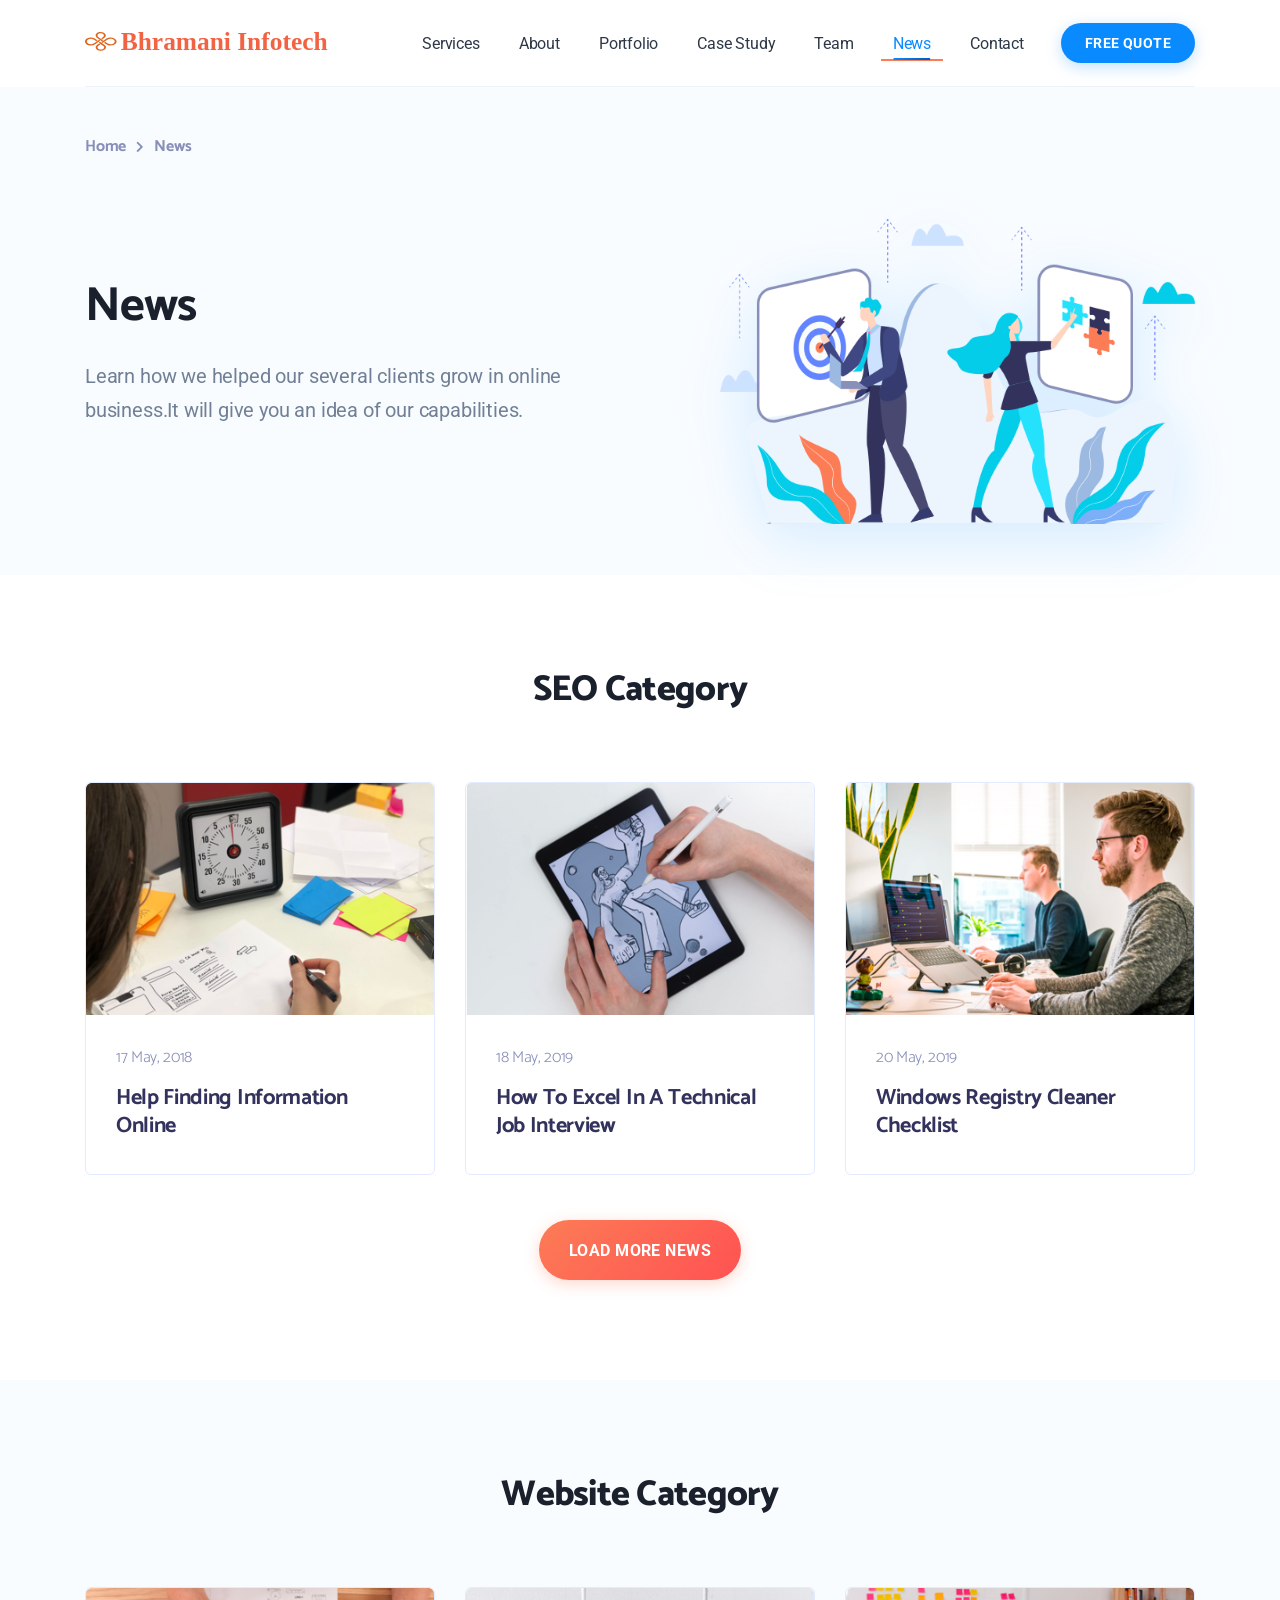
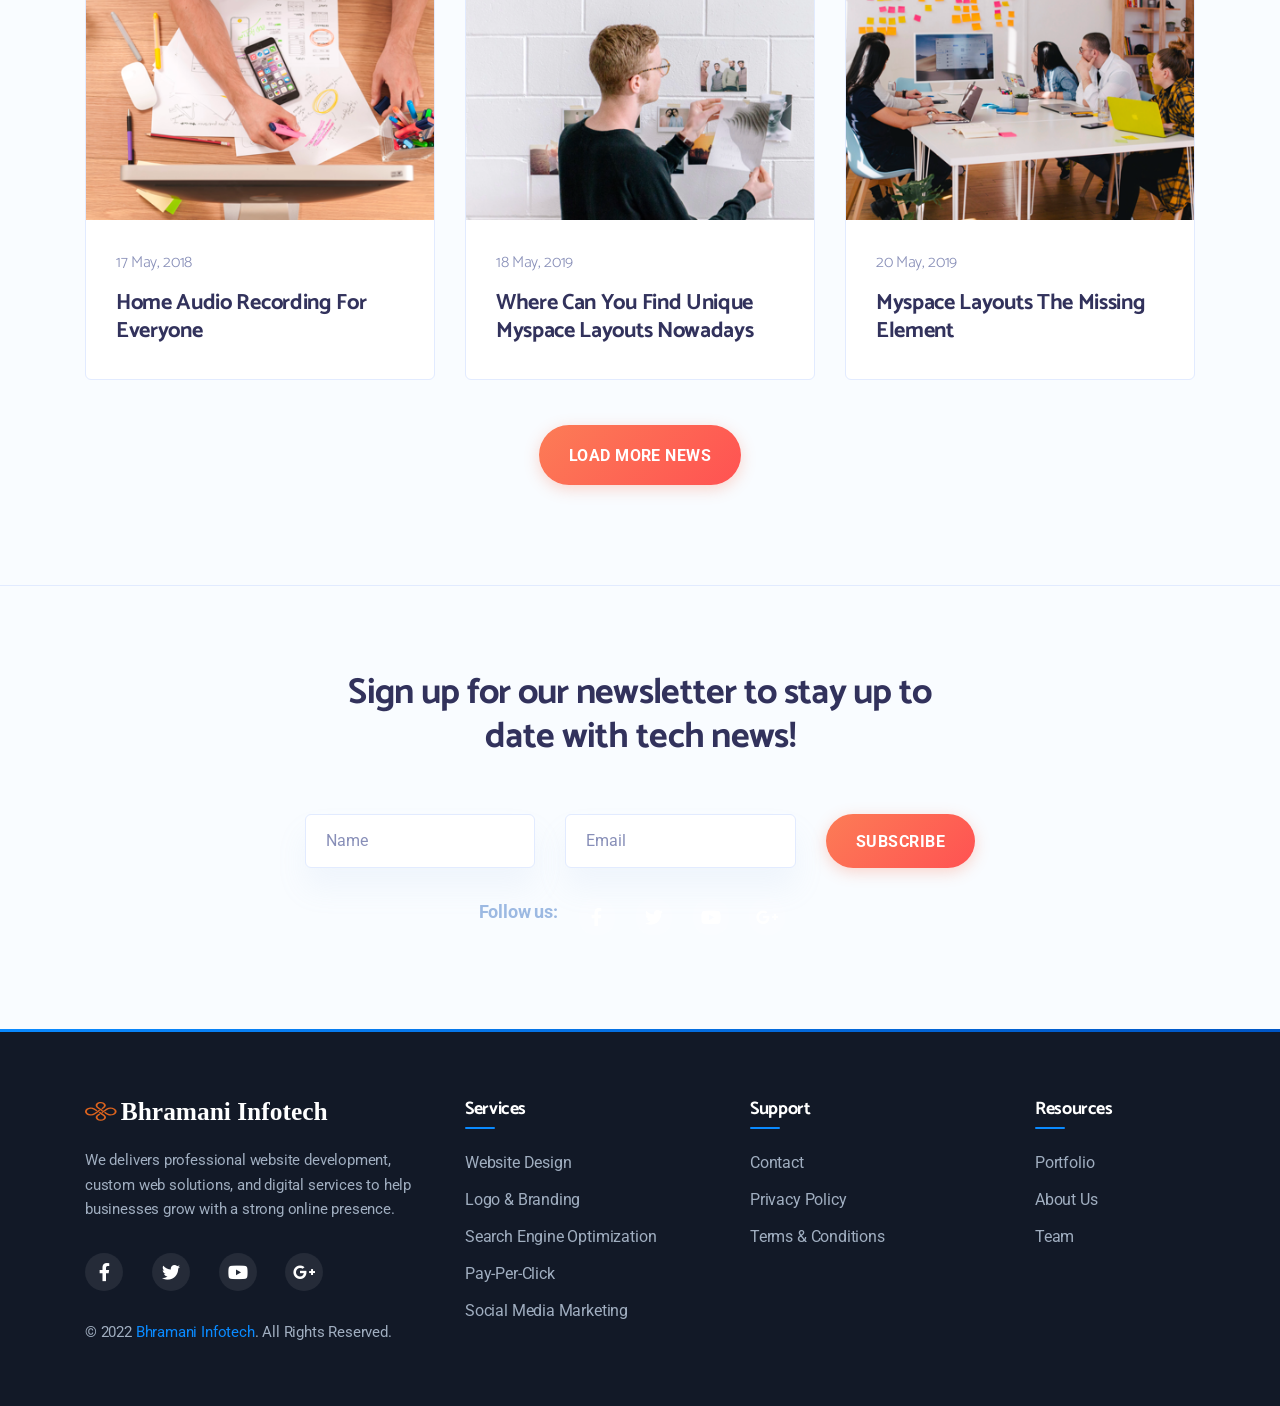
<file: news.html>
<!DOCTYPE html>
<html class="no-js" lang="zxx">

    <!-- Basic metas -->
    
<!-- Mirrored from new.axilthemes.com/demo/template/cynic-bs5/illustrated-small-digital-agency/news.html by HTTrack Website Copier/3.x [XR&CO'2014], Wed, 17 Jun 2026 17:15:42 GMT -->
<meta charset="utf-8">
    <meta name="author" content="">
    <meta name="description" content="">
    <meta name="keywords" content="">

    <!-- Mobile specific metas -->
    <meta http-equiv="X-UA-Compatible" content="IE=edge">
    <meta name="viewport" content="width=device-width, initial-scale=1, shrink-to-fit=no">

    <!-- Twitter -->
	<meta name="twitter:card" content="summary_large_image">
	<meta name="twitter:site" content="@Cynic">
	<meta name="twitter:creator" content="@Cynic">
	<meta name="twitter:title" content="Cynic">
	<meta name="twitter:description" content="Cynic Illustrated Small Digital Agency">
	<meta name="twitter:image" content="http://axilthemes.com/templates/cynic/illustrated-small-digital-agency/assets/images/brand-logo.svg">
	<!-- Facebook -->
	<meta property="og:url" content="">
	<meta property="og:title" content="Cynic">
	<meta property="og:description" content="Cynic Illustrated Small Digital Agency">
	<meta property="og:type" content="website">
	<meta property="og:image" content="http://axilthemes.com/templates/cynic/illustrated-small-digital-agency/assets/images/brand-logo.svg">
	<meta property="og:image:secure_url" content="">
	<meta property="og:image:type" content="image/png">
	<meta property="og:image:width" content="1200">
	<meta property="og:image:height" content="630">

    <!-- Page Title -->
    <title>News</title>

    <!-- links for favicon -->
   <link rel="apple-touch-icon" sizes="60x60" href="assets/favicon/favicon.svg">
    <link rel="apple-touch-icon" sizes="72x72" href="assets/favicon/favicon.svg">
    <link rel="apple-touch-icon" sizes="76x76" href="assets/favicon/favicon.svg">
    <link rel="apple-touch-icon" sizes="114x114" href="assets/faviconfavicon.svg">
    <link rel="apple-touch-icon" sizes="120x120" href="assets/favicon/favicon.svg">
    <link rel="apple-touch-icon" sizes="144x144" href="assets/favicon/favicon.svg">
    <link rel="apple-touch-icon" sizes="152x152" href="assets/favicon/favicon.svg">
    <link rel="apple-touch-icon" sizes="180x180" href="assets/favicon/favicon.svg">
    <link rel="icon" type="image/png" sizes="192x192" href="assets/favicon/favicon.svg">
    <link rel="icon" type="image/png" sizes="32x32" href="assets/favicon/favicon.svg">
    <link rel="icon" type="image/png" sizes="96x96" href="assets/favicon/favicon.svg">
    <link rel="icon" type="image/png" sizes="16x16" href="assets/favicon/favicon.svg">
    <link rel="manifest" href="assets/favicon/manifest.json">
    <meta name="msapplication-TileColor" content="#ffffff">
    <meta name="msapplication-TileImage" content="assets/favicon/favicon.svg">
    <meta name="theme-color" content="#ffffff">
    <!-- Icon fonts -->
    <link href="https://fonts.googleapis.com/css?family=Roboto:300,400,500,500i,700,700i,900" rel="stylesheet">
    <link rel="stylesheet" type="text/css" href="assets/css/fontawesome-all.min.css">

    <!-- css links -->
    <!-- Bootstrap link -->
    <link rel="stylesheet" href="assets/css/vendor/bootstrap.min.css">

    <!-- Owl Carousel -->
    <link rel="stylesheet" type="text/css" href="assets/css/vendor/owl.carousel.min.css">
    <link rel="stylesheet" type="text/css" href="assets/css/vendor/owl.theme.default.min.css">

    <!-- Magnific popup -->
    <link rel="stylesheet" type="text/css" href="assets/css/vendor/magnific-popup.css">

    <!-- Custom styles -->
    <link rel="stylesheet" type="text/css" href="assets/css/main.css">
    <link rel="stylesheet" type="text/css" href="assets/css/modern-custom.css">

<body>

<!-- Header starts -->
<header class="page-header">
    <div class="container">
        <nav class="navbar navbar-expand-lg align-items-center">
            <a class="navbar-brand" href="index.html">
                <img src="assets/images/brand-logo.svg" alt="Cynic brand logo">
            </a>
            <!-- End of .navbar-brand -->

            <button class="navbar-toggler" type="button" data-bs-toggle="collapse" data-bs-target="#custom-navbar"
                aria-controls="custom-navbar" aria-expanded="false" aria-label="Toggle navigation">
                <span class="custom-toggler-icon"></span>
                <span class="custom-toggler-icon"></span>
                <span class="custom-toggler-icon"></span>
            </button>
            <!-- End of .navbar-toggler -->

            <div class="collapse navbar-collapse" id="custom-navbar">
                  <ul class="navbar-nav ml-auto align-items-center dynamic-nav">
                    <li class="nav-item has-dropdown">
                        <a href="#" class="nav-link">Services</a>
                        <ul class="submenu">
                            <li><a href="website-design.html">Website Design</a></li>
                            <li><a href="logo-and-branding.html">Logo &amp; Branding </a></li>
                            <li><a href="search-engine-optimization.html">Search Engine Optimization</a></li>
                            <li><a href="pay-per-click.html">Pay-Per-Click</a></li>
                            <li><a href="social-media-marketing.html">Social Media Marketing</a></li>
                        </ul>
                    </li>
                    <li class="nav-item">
                        <a href="about.html" class="nav-link">About</a>
                    </li>
                    <li class="nav-item">
                        <a href="portfolio.html" class="nav-link">Portfolio</a>
                    </li>
                    <li class="nav-item">
                        <a href="case-studies.html" class="nav-link">Case Study</a>
                    </li>
                    <li class="nav-item">
                        <a href="team.html" class="nav-link">Team</a>
                    </li>
                    
                    <li class="nav-item">
                        <a href="news.html" class="nav-link">News</a>
                    </li>
                    <li class="nav-item">
                        <a href="contact.html" class="nav-link">Contact</a>
                    </li>
                    <li class="nav-item">
                        <a href="#" class="custom-btn btn-small" data-bs-toggle="modal" data-bs-target="#quote-modal">Free
                            Quote</a>
                    </li>
                </ul>
            </div>
            <!-- End of .navbar-nav -->
        </nav>
    </div>
    <!-- End of .container -->
</header>
<!-- End of .page-header -->

<!-- banner starts -->
<div class="banner d-flex align-items-center light-grey-bg">
    
    <!-- Breadcrumb starts -->
    <nav class="breadcrumb-wrapper" aria-label="breadcrumb">
        <div class="container">
            <ol class="breadcrumb">
                <li class="breadcrumb-item"><a href="#">Home</a></li>
                <li class="breadcrumb-item active" aria-current="page">News</li>
            </ol>
        </div>
    </nav>
    

    <div class="container">
        <div class="row no-gutters align-items-center">
            <div class="col-lg-6 text-center text-lg-left">
                <h1>News</h1>
                <p class="larger-txt">Learn how we helped our several clients grow in online <br>business.It will give you an idea of our capabilities.</p>
                
            </div>
            <!-- End of .col-lg-5 -->

            <div class="col-lg-6">
                <div class="img-container text-center text-lg-right">
                    <img src="assets/images/banner/news-banner.png" alt="News banner image" class="img-fluid">
                </div>
                <!-- End of .img-container -->
            </div>
            <!-- End of .col-lg-7 -->
        </div>
        <!-- End of .row -->
    </div>
    <!-- End of .container -->
</div>
<!-- End of .banner -->

<!-- Section latest-news starts -->
<section class="latest-news section-gap" id="cynic-news" data-scroll-offset="75">
    <div class="container">
        <h2 class="section-title text-center">SEO Category</h2>
        
        <div class="grid-wrapper">
            <div class="row justify-content-center">
                
                <div class="col-lg-4 col-md-6">
                    <a href="news-details.html" class="img-card news-card">
                        <img src="assets/images/news/homepage/news-7.png" alt="news image" class="img-fluid">
                        <div class="content ">
                            <h4>17 May, 2018
                                <span>Help Finding Information <br>Online</span>
                            </h4>
                            
                        </div>
                        
                    </a>
                    <!-- End of .img-card -->
                </div>
                <!-- End of .col-lg-4 -->
                
                <div class="col-lg-4 col-md-6">
                    <a href="news-details.html" class="img-card news-card">
                        <img src="assets/images/news/homepage/news-8.png" alt="news image" class="img-fluid">
                        <div class="content ">
                            <h4>18 May, 2019
                                <span>How To Excel In A Technical Job Interview</span>
                            </h4>
                            
                        </div>
                        
                    </a>
                    <!-- End of .img-card -->
                </div>
                <!-- End of .col-lg-4 -->
                
                <div class="col-lg-4 col-md-6">
                    <a href="news-details.html" class="img-card news-card">
                        <img src="assets/images/news/homepage/news-9.png" alt="news image" class="img-fluid">
                        <div class="content ">
                            <h4>20 May, 2019
                                <span>Windows Registry Cleaner Checklist</span>
                            </h4>
                            
                        </div>
                        
                    </a>
                    <!-- End of .img-card -->
                </div>
                <!-- End of .col-lg-4 -->
                
                <div class="col-lg-12 text-center">
                    <a href="#" class="custom-btn secondary-btn">LOAD MORE NEWS</a>
                </div>
                <!-- End of .text-center -->
            </div>
            <!-- End of .row -->

        </div>
        <!-- End of .grid-wrapper -->
    </div>
    <!-- End of .container -->
</section>
<!-- End of .latest-news -->

<!-- Section latest-news starts -->
<section class="latest-news section-gap light-grey-bg" id="cynic-news" data-scroll-offset="75">
    <div class="container">
        <h2 class="section-title text-center">Website Category</h2>
        
        <div class="grid-wrapper">
            <div class="row justify-content-center">
                
                <div class="col-lg-4 col-md-6">
                    <a href="news-details.html" class="img-card news-card">
                        <img src="assets/images/news/homepage/news-10.png" alt="news image" class="img-fluid">
                        <div class="content ">
                            <h4>17 May, 2018
                                <span>Home Audio Recording For Everyone</span>
                            </h4>
                            
                        </div>
                        
                    </a>
                    <!-- End of .img-card -->
                </div>
                <!-- End of .col-lg-4 -->
                
                <div class="col-lg-4 col-md-6">
                    <a href="news-details.html" class="img-card news-card">
                        <img src="assets/images/news/homepage/news-11.png" alt="news image" class="img-fluid">
                        <div class="content text-">
                            <h4>18 May, 2019
                                <span>Where Can You Find Unique Myspace Layouts Nowadays</span>
                            </h4>
                            
                        </div>
                        
                    </a>
                    <!-- End of .img-card -->
                </div>
                <!-- End of .col-lg-4 -->
                
                <div class="col-lg-4 col-md-6">
                    <a href="news-details.html" class="img-card news-card">
                        <img src="assets/images/news/homepage/news-12.png" alt="news image" class="img-fluid">
                        <div class="content text-">
                            <h4>20 May, 2019
                                <span>Myspace Layouts The Missing Element</span>
                            </h4>
                            
                        </div>
                        
                    </a>
                    <!-- End of .img-card -->
                </div>
                <!-- End of .col-lg-4 -->
                
                <div class="col-lg-12 text-center">
                    <a href="#" class="custom-btn secondary-btn">LOAD MORE NEWS</a>
                </div>
                <!-- End of .text-center -->
            </div>
            <!-- End of .row -->

        </div>
        <!-- End of .grid-wrapper -->
    </div>
    <!-- End of .container -->
</section>
<!-- End of .latest-news -->

<section class="newsletter section-gap theme-bg-d newsletter__white">
    <div class="container">
        <h2 class="text-center">Sign up for our newsletter to stay up to 
            <br>date with tech news!</h2>

        <form action="#" class="newsletter-form" method="POST">
            <div class="row justify-content-between">
                <div class="col-md">
                    <input type="text" name="fname" placeholder="Name">
                </div>
                <div class="col-md">
                    <input type="text" name="email" placeholder="Email">
                </div>

                <div class="col-md-auto">
                    <a href="#" class="custom-btn secondary-btn">SUBSCRIBE</a>
                </div>
            </div>
            <!-- End of .row -->
        </form>
        <!-- End of .newsletter-form -->

        <div class="social-icons-wrapper d-flex justify-content-center">
            <p>Follow us:</p>
            <ul class="social-icons">
                <li>
                    <a href="http://www.facebook.com/" target="_blank" rel="noopener">
                        <i class="fab fa-facebook-f"></i>
                    </a>
                </li>
                <li>
                    <a href="http://twitter.com/" target="_blank" rel="noopener">
                        <i class="fab fa-twitter"></i>
                    </a>
                </li>
                <li>
                    <a href="http://youtube.com/" target="_blank" rel="noopener">
                        <i class="fab fa-youtube"></i>
                    </a>
                </li>
                <li>
                    <a href="http://plus.google.com/discover" target="_blank" rel="noopener">
                        <i class="fab fa-google-plus-g"></i>
                    </a>
                </li>
            </ul>
            <!-- End of .social-icons -->
        </div>
        <!-- End of .social-icons-wrapper -->
    </div>
    <!-- End of .container -->
</section>

<!-- Quote modal starts
    ================================= -->
<div class="modal fade full-width-modal quote-modal" id="quote-modal" tabindex="-1" role="dialog" aria-hidden="true">
    <div class="modal-dialog modal-dialog-centered" role="document">
        <div class="modal-content white-bg">
            <div class="modal-header">
                <button type="button" class="close" data-bs-dismiss="modal" aria-label="Close">
                    <i class="fas fa-times"></i>
                </button>
                <!-- End of .close -->
            </div>
            <!-- End of .modal-header -->

            <div class="modal-body d-flex align-items-center justify-content-center text-center">
                <div class="quote-form-wrapper text-center">
                    <h3>Get a Free Quote</h3>
                    <form method="POST" class="quote-form text-center row" action="#">
                        <div class="col-lg-6">
                            <input type="text" name="fname" placeholder="Name">
                        </div>
                        <div class="col-lg-6">
                            <input type="text" name="email" placeholder="Email">
                        </div>

                        <div class="col-lg-6">
                            <input type="text" name="phone" placeholder="Phone">
                        </div>
                        <div class="col-lg-6">
                            <input type="text" name="website" placeholder="Website">
                        </div>
                        <div class="col-lg-12">
                            <textarea placeholder="Message" name="message"></textarea>
                            <button type="submit" class="custom-btn secondary-btn w-100">GET A QUOTE</button>
                            <div class="social-icons-wrapper d-flex justify-content-center">
                                <p>Follow us:</p>
                                <ul class="social-icons">
                                    <li>
                                        <a href="http://www.facebook.com/" target="_blank" rel="noopener">
                                            <i class="fab fa-facebook-f"></i>
                                        </a>
                                    </li>
                                    <li>
                                        <a href="http://twitter.com/" target="_blank" rel="noopener">
                                            <i class="fab fa-twitter"></i>
                                        </a>
                                    </li>
                                    <li>
                                        <a href="http://youtube.com/" target="_blank" rel="noopener">
                                            <i class="fab fa-youtube"></i>
                                        </a>
                                    </li>
                                    <li>
                                        <a href="http://plus.google.com/discover" target="_blank" rel="noopener">
                                            <i class="fab fa-google-plus-g"></i>
                                        </a>
                                    </li>
                                </ul>
                                <!-- End of .social-icons -->
                            </div>
                            <!-- End of .social-icons-wrapper -->
                        </div>
                    </form>
                    <!-- End of .quote-form -->
                </div>
                <!-- End of .quote-form-wrapper -->
            </div>
            <!-- End of .modal-body -->
        </div>
        <!-- End of .modal-content -->
    </div>
    <!-- End of .modal-dialog -->
</div>
<!-- End of .quote-modal -->

<!-- footer starts -->
<footer class="page-footer dark-footer-bg">
    <div class="container">
        <div class="row">
            <div class="col-lg-4">
                <div class="footer-widget widget-about">
                    <a href="index.html"><img class="footer-logo" src="assets/images/footer-logo.svg" alt="footer logo"
                            height="16"></a>
                    <p>We delivers professional website development, custom web solutions, and digital services to help businesses grow with a strong online presence.</p>
                    <ul class="social-icons">
                        <li>
                            <a href="http://www.facebook.com/" target="_blank" rel="noopener">
                                <i class="fab fa-facebook-f"></i>
                            </a>
                        </li>
                        <li>
                            <a href="http://twitter.com/" target="_blank" rel="noopener">
                                <i class="fab fa-twitter"></i>
                            </a>
                        </li>
                        <li>
                            <a href="http://youtube.com/" target="_blank" rel="noopener">
                                <i class="fab fa-youtube"></i>
                            </a>
                        </li>
                        <li>
                            <a href="http://plus.google.com/discover" target="_blank" rel="noopener">
                                <i class="fab fa-google-plus-g"></i>
                            </a>
                        </li>
                    </ul>
                    <!-- End of .social-icons -->
                  <p class="copywrite-txt">© 2022 <a href="http://www.Bhramaniinfotech.com/">Bhramani Infotech</a>. All Rights
                        Reserved.</p>
                </div>
            </div>

            <div class="col-lg-3">
                <div class="footer-widget">
                    <h5 class="footer-nav-title">Services</h5>
                    <ul class="footer-nav dynamic-nav">
                        <li><a href="website-design.html">Website Design</a></li>
                        <li><a href="logo-and-branding.html">Logo &amp; Branding </a></li>
                       
                        <li><a href="search-engine-optimization.html">Search Engine Optimization</a></li>
                        <li><a href="pay-per-click.html">Pay-Per-Click</a></li>
                        <li><a href="social-media-marketing.html">Social Media Marketing</a></li>
                    </ul>
                </div>
            </div>
            <!-- End of .col-lg-2 -->

            <div class="col-lg-3">
                <div class="footer-widget">
                    <h5 class="footer-nav-title">Support</h5>
                    <ul class="footer-nav dynamic-nav">
                        <li><a href="contact.html">Contact</a></li>
                        <li><a href="#">Privacy Policy</a></li>
                        <li><a href="#">Terms &amp; Conditions</a></li>
                    </ul>
                </div>
            </div>
            <!-- End of .col-lg-2 -->

            <div class="col-lg-2">
                <div class="footer-widget">
                    <h5 class="footer-nav-title">Resources</h5>
                    <ul class="footer-nav dynamic-nav">
                        <li><a href="portfolio.html">Portfolio</a></li>
                    
                        <li><a href="about.html">About Us</a></li>
                        <li><a href="team.html">Team</a></li>
                       
                    </ul>
                </div>
            </div>
            <!-- End of .col-lg-2 -->
        </div>
        <!-- End of .row -->
    </div>
    <!-- End of .container -->
</footer>

<!-- End of .page-footer -->

<!-- Javascripts -->

<!-- jQuery -->
<script src="assets/js/vendor/jquery.min.js"></script>
<script src="assets/js/vendor/jquery-migrate.min.js"></script>

<!-- jQuery Easing Plugin -->
<script src="assets/js/vendor/easing-1.3.js"></script>
<!-- Bootstrap js -->
<script src="assets/js/vendor/bootstrap.bundle.min.js"></script>
<script src="assets/js/vendor/isotope.pkgd.min.js"></script>

<!-- jQuery progressbar plugin -->
<script src="assets/js/vendor/jquery.waypoints.min.js"></script>
<script src="assets/js/vendor/jquery.counterup.min.js"></script>
<!-- ImagesLoaded js -->
<script src="assets/js/vendor/imagesloaded.pkgd.min.js"></script>
<!-- Owl carousel js -->
<script src="assets/js/vendor/owl.carousel.min.js"></script>
<!-- Magnific popup -->
<script src="assets/js/vendor/jquery.magnific-popup.min.js"></script>
<!-- Plugins -->
<script src="assets/js/plugins.js"></script>
<!-- Custom Script -->
<script src="assets/js/main.min.js"></script>

</body>


<!-- Mirrored from new.axilthemes.com/demo/template/cynic-bs5/illustrated-small-digital-agency/news.html by HTTrack Website Copier/3.x [XR&CO'2014], Wed, 17 Jun 2026 17:15:49 GMT -->
</html>
</file>
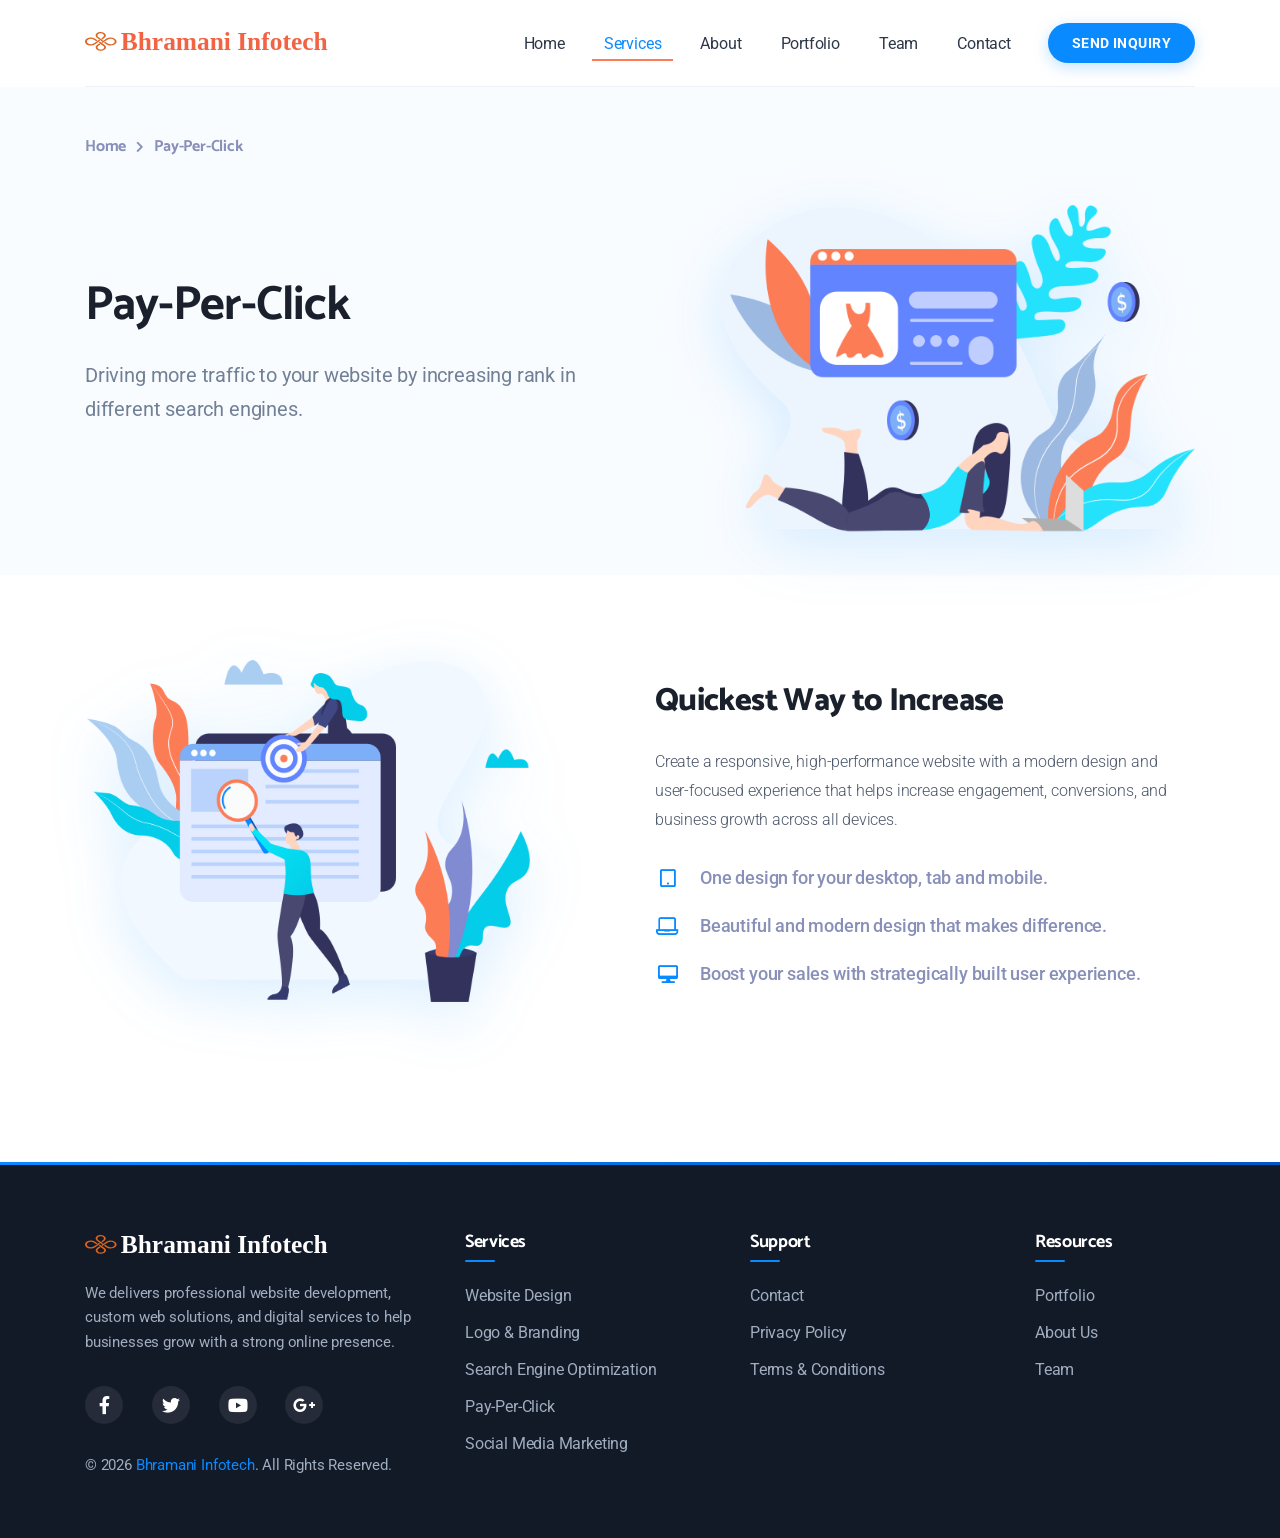
<file: pay-per-click.html>
<!DOCTYPE html>
<html class="no-js" lang="zxx">

   
<meta charset="utf-8">
    <meta name="author" content="">
    <meta name="description" content="">
    <meta name="keywords" content="">

    <!-- Mobile specific metas -->
    <meta http-equiv="X-UA-Compatible" content="IE=edge">
    <meta name="viewport" content="width=device-width, initial-scale=1, shrink-to-fit=no">

    <!-- Twitter -->
	<meta name="twitter:card" content="summary_large_image">
	<meta name="twitter:site" content="">
	<meta name="twitter:creator" content="">
	<meta name="twitter:title" content="">
	<meta name="twitter:description" content="">
	<meta name="twitter:image" content="">
	<!-- Facebook -->
	<meta property="og:url" content="">
	<meta property="og:title" content="">
	<meta property="og:description" content="">
	<meta property="og:type" content="website">
	<meta property="og:image" content="">
	<meta property="og:image:secure_url" content="">
	<meta property="og:image:type" content="image/png">
	<meta property="og:image:width" content="1200">
	<meta property="og:image:height" content="630">

    <!-- Page Title -->
    <title>Pay Per Click</title>

    <!-- links for favicon -->
    <link rel="apple-touch-icon" sizes="57x57" href="assets/favicon/favicon.svg">
    <link rel="apple-touch-icon" sizes="60x60" href="assets/favicon/favicon.svg">
    <link rel="apple-touch-icon" sizes="72x72" href="assets/favicon/favicon.svg">
    <link rel="apple-touch-icon" sizes="76x76" href="assets/favicon/favicon.svg">
    <link rel="apple-touch-icon" sizes="114x114" href="assets/favicon/favicon.svg">
    <link rel="apple-touch-icon" sizes="120x120" href="assets/favicon/favicon.svg">
    <link rel="apple-touch-icon" sizes="144x144" href="assets/favicon/favicon.svg">
    <link rel="apple-touch-icon" sizes="152x152" href="assets/favicon/favicon.svg">
    <link rel="apple-touch-icon" sizes="180x180" href="assets/favicon/favicon.svg">
    <link rel="icon" type="image/png" sizes="192x192" href="assets/favicon/favicon.svg">
    <link rel="icon" type="image/png" sizes="32x32" href="assets/favicon/favicon.svg">
    <link rel="icon" type="image/png" sizes="96x96" href="assets/favicon/favicon.svg">
    <link rel="icon" type="image/png" sizes="16x16" href="assets/favicon/favicon.svg">
    <link rel="manifest" href="assets/favicon/manifest.json">
    <meta name="msapplication-TileColor" content="#ffffff">
    <meta name="msapplication-TileImage" content="assets/favicon/favicon.svg">
    <meta name="theme-color" content="#ffffff">

    <!-- Icon fonts -->
    <link href="https://fonts.googleapis.com/css?family=Roboto:300,400,500,500i,700,700i,900" rel="stylesheet">
    <link rel="stylesheet" type="text/css" href="assets/css/fontawesome-all.min.css">

    <!-- css links -->
    <!-- Bootstrap link -->
    <link rel="stylesheet" href="assets/css/vendor/bootstrap.min.css">

    <!-- Owl Carousel -->
    <link rel="stylesheet" type="text/css" href="assets/css/vendor/owl.carousel.min.css">
    <link rel="stylesheet" type="text/css" href="assets/css/vendor/owl.theme.default.min.css">

    <!-- Magnific popup -->
    <link rel="stylesheet" type="text/css" href="assets/css/vendor/magnific-popup.css">

    <!-- Custom styles -->
    <link rel="stylesheet" type="text/css" href="assets/css/main.css">
    <link rel="stylesheet" type="text/css" href="assets/css/modern-custom.css">

<body>

<!-- Header starts -->
<header class="page-header">
    <div class="container">
        <nav class="navbar navbar-expand-lg align-items-center">
            <a class="navbar-brand" href="index.html">
                <img src="assets/images/brand-logo.svg" alt="Bhramani Infotech logo">
            </a>
            <!-- End of .navbar-brand -->

            <button class="navbar-toggler" type="button" data-bs-toggle="collapse" data-bs-target="#custom-navbar"
                aria-controls="custom-navbar" aria-expanded="false" aria-label="Toggle navigation">
                <span class="custom-toggler-icon"></span>
                <span class="custom-toggler-icon"></span>
                <span class="custom-toggler-icon"></span>
            </button>
            <!-- End of .navbar-toggler -->

            <div class="collapse navbar-collapse" id="custom-navbar">
                  <ul class="navbar-nav ml-auto align-items-center dynamic-nav">
					<li class="nav-item">
                        <a href="index.html" class="nav-link">Home</a>
                    </li>
                    <li class="nav-item has-dropdown">
                        <a href="#" class="nav-link">Services</a>
                        <ul class="submenu">
                            <li><a href="website-design.html">Website Design</a></li>
                            <li><a href="logo-and-branding.html">Logo &amp; Branding </a></li>
                            <li><a href="search-engine-optimization.html">Search Engine Optimization</a></li>
                            <li><a href="pay-per-click.html">Pay-Per-Click</a></li>
                            <li><a href="social-media-marketing.html">Social Media Marketing</a></li>
                        </ul>
                    </li>
                    <li class="nav-item">
                        <a href="about.html" class="nav-link">About</a>
                    </li>
                    <li class="nav-item">
                        <a href="portfolio.html" class="nav-link">Portfolio</a>
                    </li>
                    
                    <li class="nav-item">
                        <a href="team.html" class="nav-link">Team</a>
                    </li>
                    
                    
                    <li class="nav-item">
                        <a href="contact.html" class="nav-link">Contact</a>
                    </li>
                    <li class="nav-item">
                        <a href="#" class="custom-btn btn-small" data-bs-toggle="modal" data-bs-target="#quote-modal">Send Inquiry</a>
                    </li>
                </ul>
            </div>
            <!-- End of .navbar-nav -->
        </nav>
    </div>
    <!-- End of .container -->
</header>
<!-- banner starts -->
<div class="banner d-flex align-items-center light-grey-bg">
    
    <!-- Breadcrumb starts -->
    <nav class="breadcrumb-wrapper" aria-label="breadcrumb">
        <div class="container">
            <ol class="breadcrumb">
                <li class="breadcrumb-item"><a href="#">Home</a></li>
                <li class="breadcrumb-item active" aria-current="page">Pay-Per-Click</li>
            </ol>
        </div>
    </nav>
    

    <div class="container">
        <div class="row no-gutters align-items-center">
            <div class="col-lg-6 text-center text-lg-left">
                <h1>Pay-Per-Click</h1>
                <p class="larger-txt">Driving more traffic to your website by increasing rank in <br>different search engines.</p>
                
            </div>
            <!-- End of .col-lg-5 -->

            <div class="col-lg-6">
                <div class="img-container text-center text-lg-right">
                    <img src="assets/images/banner/ppc-banner.png" alt="Banner image" class="img-fluid">
                </div>
                <!-- End of .img-container -->
            </div>
            <!-- End of .col-lg-7 -->
        </div>
        <!-- End of .row -->
    </div>
    <!-- End of .container -->
</div>
<!-- End of .banner -->

<!-- our features starts -->
<section class="features section-gap" id="cynic-about" data-scroll-offset="165">
    <div class="container">

        
            <div class="features-grid">
                <div class="row align-items-center">
                    <div class="col-lg-5 text-center text-lg-left">
                        <div class="img-container">
                            <img src="assets/images/features/features-img-6.png" alt="Quickest Way to Increase" class="img-fluid">
                            
                        </div>
                        <!-- End of .img-container -->
                    </div>
                    <!-- End of .col-lg-6 -->

                    <div class="col-lg-6 offset-lg-1">
                        <div class="features-content">
                            <h2 class="section-title">Quickest Way to Increase</h2>
                            <p>Create a responsive, high-performance website with a modern design and user-focused experience that helps increase engagement, conversions, and business growth across all devices.</p>
                            

                            
                                <ul class="feature-list">
                                    <li><i class="far fa-tablet"></i>One design for your desktop, tab and mobile.</li>
                                    <li><i class="far fa-laptop"></i>Beautiful and modern design that makes difference.</li>
                                    <li><i class="far fa-desktop-alt"></i>Boost your sales with strategically built user experience.</li>
                                </ul>
                                <!-- End of .feature-list -->
                            
            
                            
                        </div>
                        <!-- End of .features-content -->
                    </div>
                    <!-- End of .col-lg-6 -->
                </div>
                <!-- End of .row -->
            </div>
            <!-- End of .features-grid -->
         
        
    </div>
    <!-- End of .container -->
</section>
<!-- End of .features -->
<!-- Product Modal Starts -->
<div class="modal fade full-width-modal product-modal" id="product-modal" tabindex="-1" role="dialog" aria-hidden="true">
    <div class="modal-dialog modal-dialog-centered" role="document">
        <div class="modal-content">
            <div class="modal-header">
                <button type="button" class="close" data-bs-dismiss="modal" aria-label="Close">
                    <i class="fas fa-times"></i>
                </button>
                <!-- End of .close -->
            </div>
            <!-- End of .modal-header -->

            <div class="modal-body">
                <div class="row no-gutters">
                    <div class="col-lg-6">
                        <div class="modal-img text-center">
                            <img src="assets/images/products/portfolio-modal.png" alt="product-modal" class="img-fluid">
                        </div>
                    </div>

                    <div class="col-lg-6">
                        <div class="modal-body__inner-content">
                            <h4>
                                <span>Chief Exicutive Officer</span>
                                Creative Web Design
                            </h4>
                            <p>In the early years of the commercial web, we were all Web Designers. Digital interactions, at that stage, were not incredibly sophisticated: most websites were structured as a set of individual pages connected to each other via buttons and links.</p>

                            <p>In more complex websites and information-heavy systems, the web designer would pair with an Information Architect to make sure content was organized in a way that made for that.</p>
                            <a href="about.html" class="hyperlink">Launch Website</a>
                        </div>
                    </div>
                </div>
            </div>
            <!-- End of .modal-body -->
        </div>
        <!-- End of .modal-content -->
    </div>
    <!-- End of .modal-dialog -->
</div>
<!-- End of .portfolio-modal -->

<!-- Quote modal starts
    ================================= -->
<div class="modal fade full-width-modal quote-modal" id="quote-modal" tabindex="-1" role="dialog" aria-hidden="true">
    <div class="modal-dialog modal-dialog-centered" role="document">
        <div class="modal-content white-bg">
            <div class="modal-header">
                <button type="button" class="close" data-bs-dismiss="modal" aria-label="Close">
                    <i class="fas fa-times"></i>
                </button>
                <!-- End of .close -->
            </div>
            <!-- End of .modal-header -->

            <div class="modal-body d-flex align-items-center justify-content-center text-center">
                <div class="quote-form-wrapper text-center">
                    <h3>Get a Free Quote</h3>
                    <form method="POST" class="quote-form text-center row" action="#">
                        <div class="col-lg-6">
                            <input type="text" name="fname" placeholder="Name">
                        </div>
                        <div class="col-lg-6">
                            <input type="text" name="email" placeholder="Email">
                        </div>

                        <div class="col-lg-6">
                            <input type="text" name="phone" placeholder="Phone">
                        </div>
                        <div class="col-lg-6">
                            <input type="text" name="website" placeholder="Website">
                        </div>
                        <div class="col-lg-12">
                            <textarea placeholder="Message" name="message"></textarea>
                            <button type="submit" class="custom-btn secondary-btn w-100">GET A QUOTE</button>
                            <div class="social-icons-wrapper d-flex justify-content-center">
                                <p>Follow us:</p>
                                <ul class="social-icons">
                                    <li>
                                        <a href="http://www.facebook.com/" target="_blank" rel="noopener">
                                            <i class="fab fa-facebook-f"></i>
                                        </a>
                                    </li>
                                    <li>
                                        <a href="http://twitter.com/" target="_blank" rel="noopener">
                                            <i class="fab fa-twitter"></i>
                                        </a>
                                    </li>
                                    <li>
                                        <a href="http://youtube.com/" target="_blank" rel="noopener">
                                            <i class="fab fa-youtube"></i>
                                        </a>
                                    </li>
                                    <li>
                                        <a href="http://plus.google.com/discover" target="_blank" rel="noopener">
                                            <i class="fab fa-google-plus-g"></i>
                                        </a>
                                    </li>
                                </ul>
                                <!-- End of .social-icons -->
                            </div>
                            <!-- End of .social-icons-wrapper -->
                        </div>
                    </form>
                    <!-- End of .quote-form -->
                </div>
                <!-- End of .quote-form-wrapper -->
            </div>
            <!-- End of .modal-body -->
        </div>
        <!-- End of .modal-content -->
    </div>
    <!-- End of .modal-dialog -->
</div>
<!-- End of .quote-modal -->

<!-- footer starts -->
<footer class="page-footer dark-footer-bg">
    <div class="container">
        <div class="row">
            <div class="col-lg-4">
                <div class="footer-widget widget-about">
                    <a href="index.html"><img class="footer-logo" src="assets/images/footer-logo.svg" alt="footer logo"
                            height="16"></a>
                    <p>We delivers professional website development, custom web solutions, and digital services to help businesses grow with a strong online presence.</p>
                    <ul class="social-icons">
                        <li>
                            <a href="http://www.facebook.com/" target="_blank" rel="noopener">
                                <i class="fab fa-facebook-f"></i>
                            </a>
                        </li>
                        <li>
                            <a href="http://twitter.com/" target="_blank" rel="noopener">
                                <i class="fab fa-twitter"></i>
                            </a>
                        </li>
                        <li>
                            <a href="http://youtube.com/" target="_blank" rel="noopener">
                                <i class="fab fa-youtube"></i>
                            </a>
                        </li>
                        <li>
                            <a href="http://plus.google.com/discover" target="_blank" rel="noopener">
                                <i class="fab fa-google-plus-g"></i>
                            </a>
                        </li>
                    </ul>
                    <!-- End of .social-icons -->
                  <p class="copywrite-txt">© 2026 <a href="http://www.Bhramaniinfotech.com/">Bhramani Infotech</a>. All Rights
                        Reserved.</p>
                </div>
            </div>

            <div class="col-lg-3">
                <div class="footer-widget">
                    <h5 class="footer-nav-title">Services</h5>
                    <ul class="footer-nav dynamic-nav">
                        <li><a href="website-design.html">Website Design</a></li>
                        <li><a href="logo-and-branding.html">Logo &amp; Branding </a></li>
                       
                        <li><a href="search-engine-optimization.html">Search Engine Optimization</a></li>
                        <li><a href="pay-per-click.html">Pay-Per-Click</a></li>
                        <li><a href="social-media-marketing.html">Social Media Marketing</a></li>
                    </ul>
                </div>
            </div>
            <!-- End of .col-lg-2 -->

            <div class="col-lg-3">
                <div class="footer-widget">
                    <h5 class="footer-nav-title">Support</h5>
                    <ul class="footer-nav dynamic-nav">
                        <li><a href="contact.html">Contact</a></li>
                        <li><a href="#">Privacy Policy</a></li>
                        <li><a href="#">Terms &amp; Conditions</a></li>
                    </ul>
                </div>
            </div>
            <!-- End of .col-lg-2 -->

            <div class="col-lg-2">
                <div class="footer-widget">
                    <h5 class="footer-nav-title">Resources</h5>
                    <ul class="footer-nav dynamic-nav">
                        <li><a href="portfolio.html">Portfolio</a></li>
                    
                        <li><a href="about.html">About Us</a></li>
                        <li><a href="team.html">Team</a></li>
                       
                    </ul>
                </div>
            </div>
            <!-- End of .col-lg-2 -->
        </div>
        <!-- End of .row -->
    </div>
    <!-- End of .container -->
</footer>


<!-- End of .page-footer -->

<!-- Javascripts -->

<!-- jQuery -->
<script src="assets/js/vendor/jquery.min.js"></script>
<script src="assets/js/vendor/jquery-migrate.min.js"></script>

<!-- jQuery Easing Plugin -->
<script src="assets/js/vendor/easing-1.3.js"></script>
<!-- Bootstrap js -->
<script src="assets/js/vendor/bootstrap.bundle.min.js"></script>
<script src="assets/js/vendor/isotope.pkgd.min.js"></script>

<!-- jQuery progressbar plugin -->
<script src="assets/js/vendor/jquery.waypoints.min.js"></script>
<script src="assets/js/vendor/jquery.counterup.min.js"></script>
<!-- ImagesLoaded js -->
<script src="assets/js/vendor/imagesloaded.pkgd.min.js"></script>
<!-- Owl carousel js -->
<script src="assets/js/vendor/owl.carousel.min.js"></script>
<!-- Magnific popup -->
<script src="assets/js/vendor/jquery.magnific-popup.min.js"></script>
<!-- Plugins -->
<script src="assets/js/plugins.js"></script>
<!-- Custom Script -->
<script src="assets/js/main.min.js"></script>

</body>

</html>
</file>
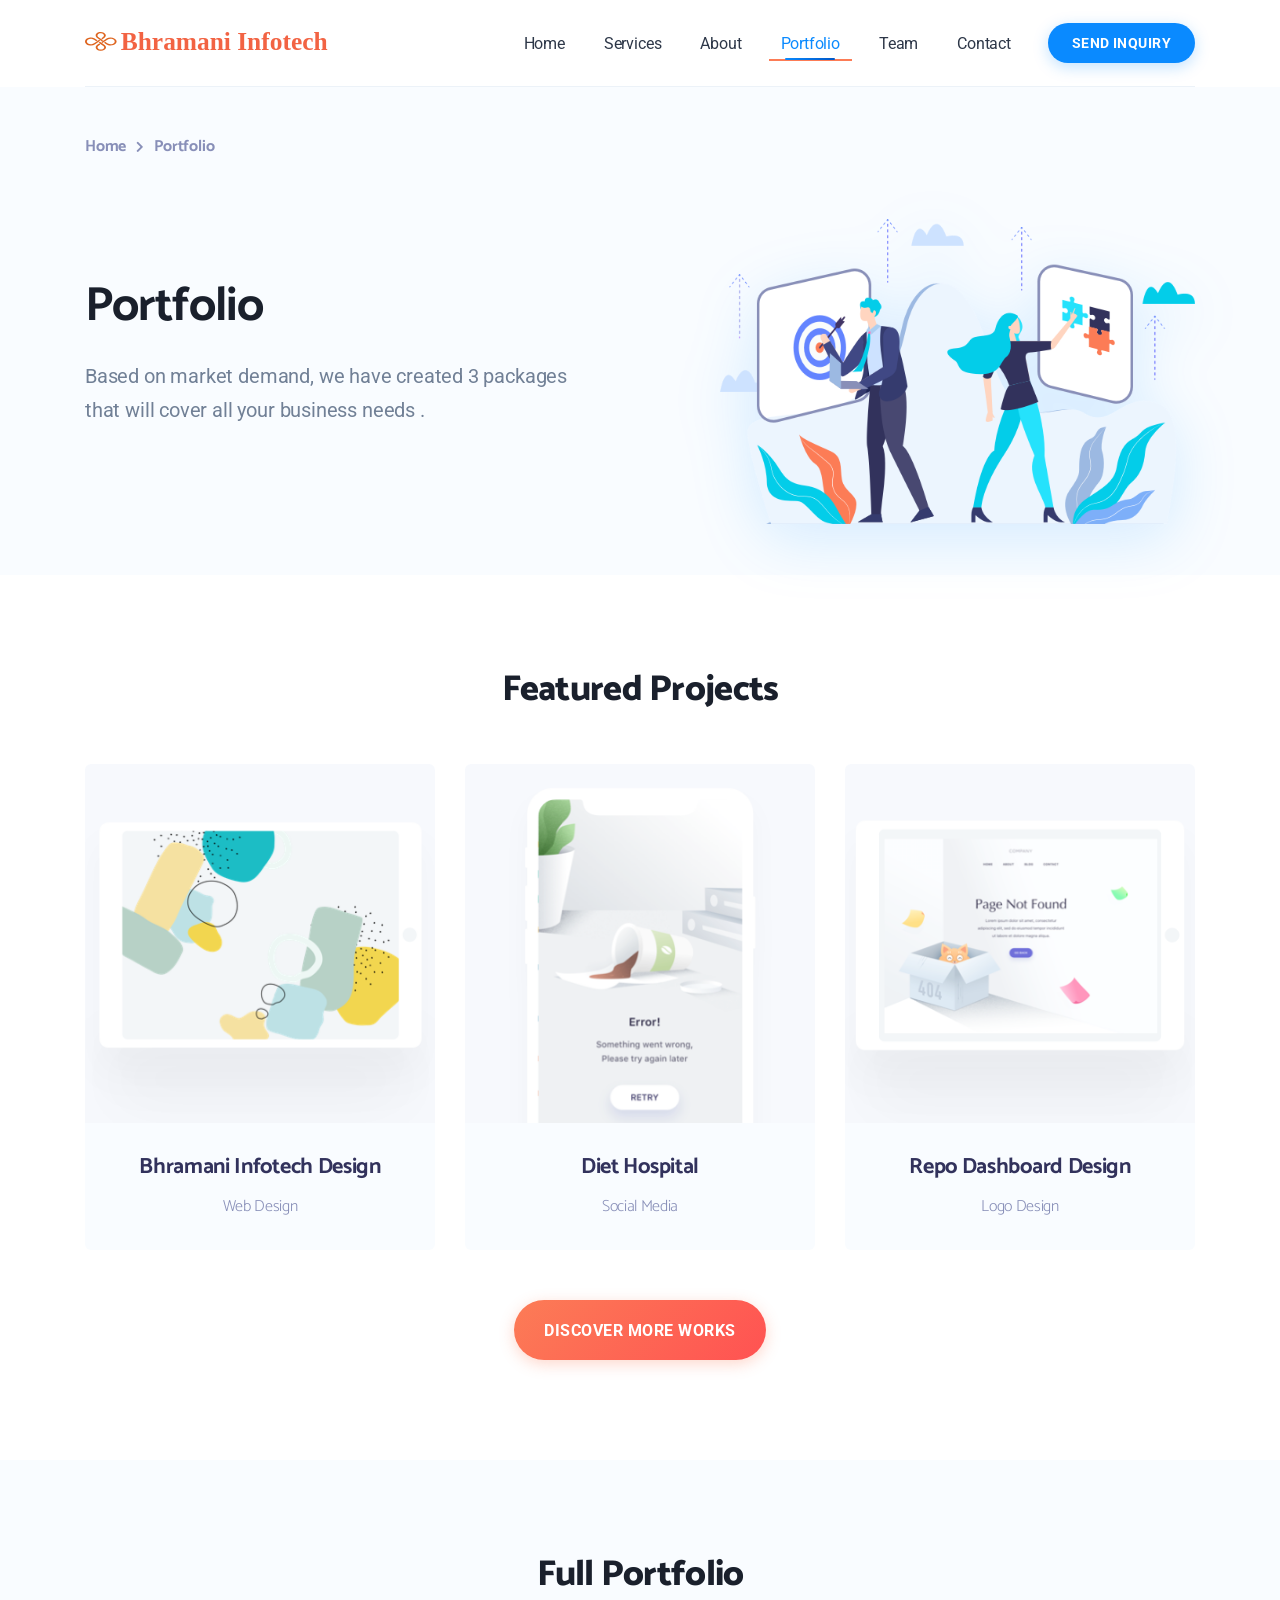
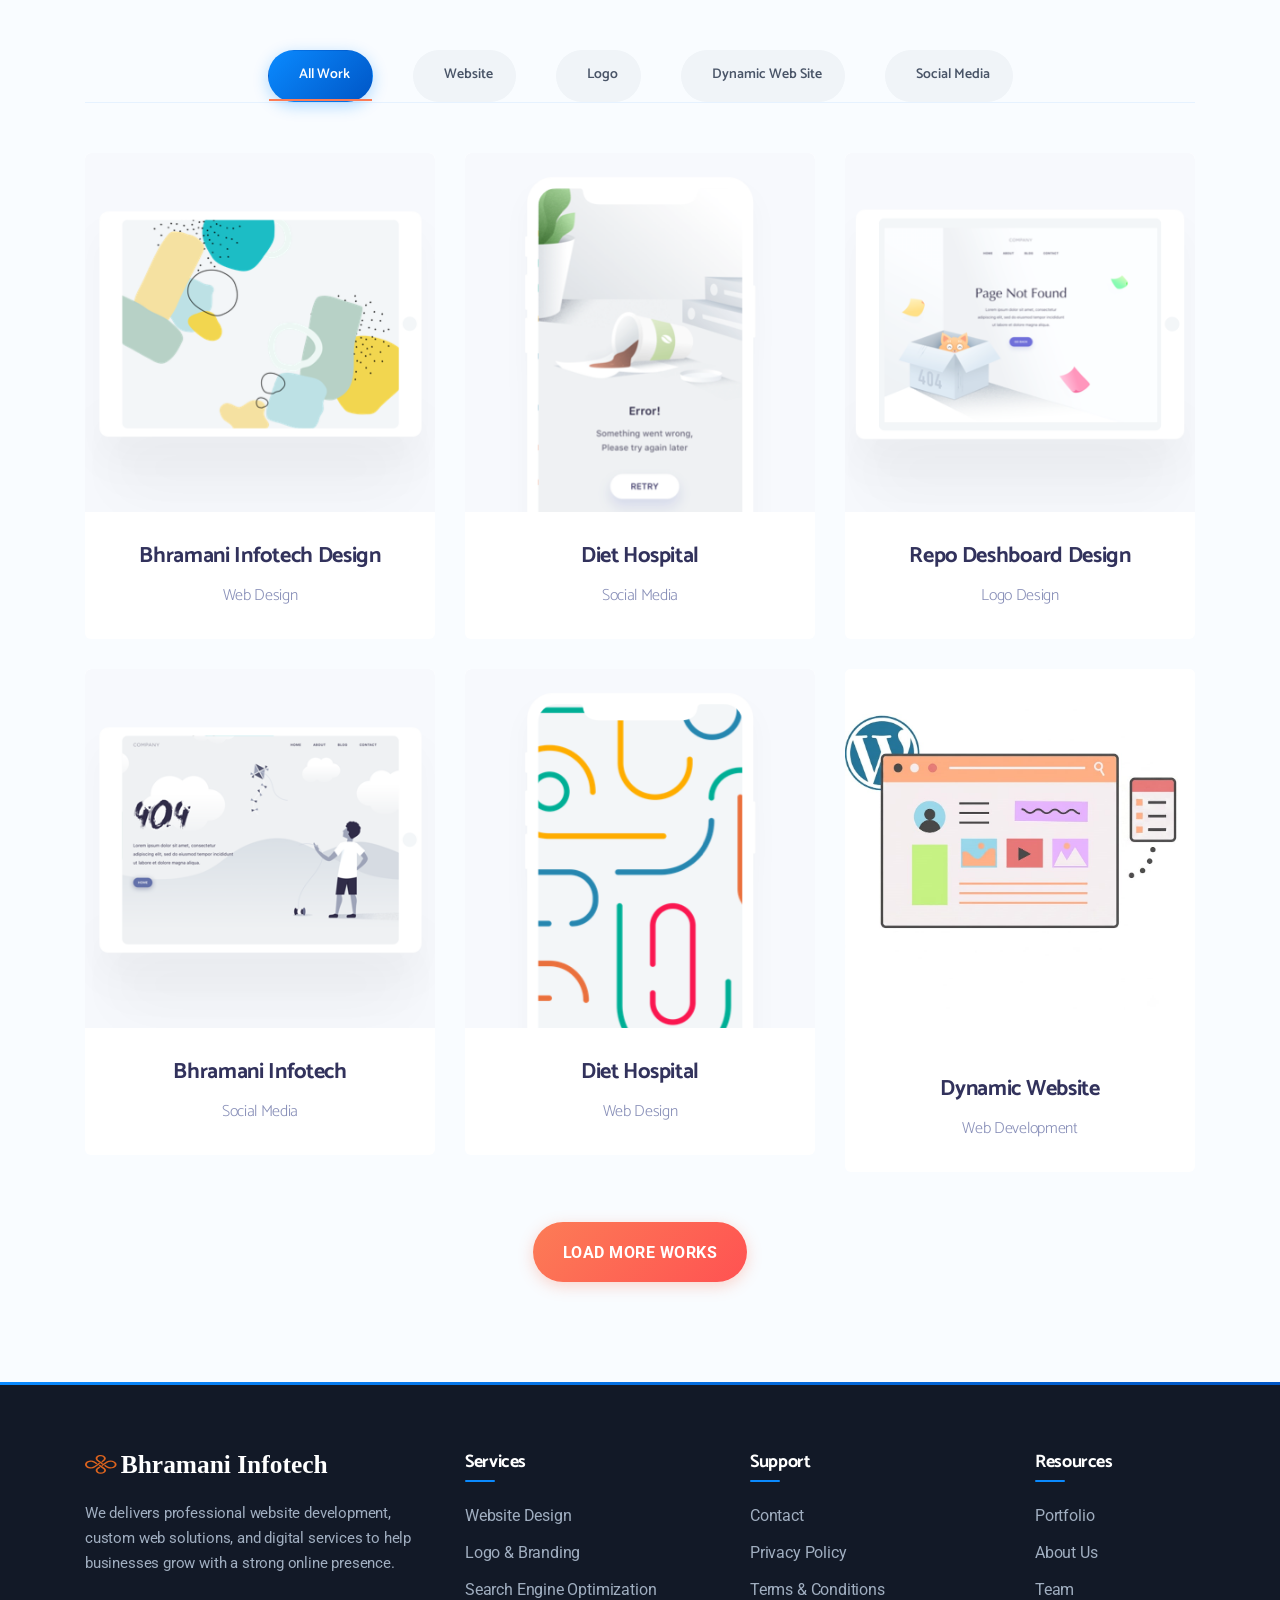
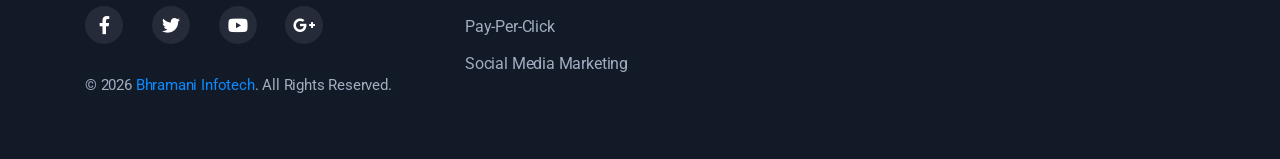
<file: portfolio.html>
<!DOCTYPE html>
<html class="no-js" lang="zxx">

   
<meta charset="utf-8">
    <meta name="author" content="">
    <meta name="description" content="">
    <meta name="keywords" content="">

    <!-- Mobile specific metas -->
    <meta http-equiv="X-UA-Compatible" content="IE=edge">
    <meta name="viewport" content="width=device-width, initial-scale=1, shrink-to-fit=no">

    <!-- Twitter -->
	<meta name="twitter:card" content="summary_large_image">
	<meta name="twitter:site" content="">
	<meta name="twitter:creator" content="">
	<meta name="twitter:title" content="">
	<meta name="twitter:description" content="">
	<meta name="twitter:image" content="">
	<!-- Facebook -->
	<meta property="og:url" content="">
	<meta property="og:title" content="">
	<meta property="og:description" content="">
	<meta property="og:type" content="website">
	<meta property="og:image" content="">
	<meta property="og:image:secure_url" content="">
	<meta property="og:image:type" content="image/png">
	<meta property="og:image:width" content="1200">
	<meta property="og:image:height" content="630">

    <!-- Page Title -->
    <title>portfolio</title>

    <!-- links for favicon -->
    <link rel="apple-touch-icon" sizes="57x57" href="assets/favicon/favicon.svg">
    <link rel="apple-touch-icon" sizes="60x60" href="assets/favicon/favicon.svg">
    <link rel="apple-touch-icon" sizes="72x72" href="assets/favicon/favicon.svg">
    <link rel="apple-touch-icon" sizes="76x76" href="assets/favicon/favicon.svg">
    <link rel="apple-touch-icon" sizes="114x114" href="assets/favicon/favicon.svg">
    <link rel="apple-touch-icon" sizes="120x120" href="assets/favicon/favicon.svg">
    <link rel="apple-touch-icon" sizes="144x144" href="assets/favicon/favicon.svg">
    <link rel="apple-touch-icon" sizes="152x152" href="assets/favicon/favicon.svg">
    <link rel="apple-touch-icon" sizes="180x180" href="assets/favicon/favicon.svg">
    <link rel="icon" type="image/png" sizes="192x192" href="assets/favicon/favicon.svg">
    <link rel="icon" type="image/png" sizes="32x32" href="assets/favicon/favicon.svg">
    <link rel="icon" type="image/png" sizes="96x96" href="assets/favicon/favicon.svg">
    <link rel="icon" type="image/png" sizes="16x16" href="assets/favicon/favicon.svg">
    <link rel="manifest" href="assets/favicon/manifest.json">
    <meta name="msapplication-TileColor" content="#ffffff">
    <meta name="msapplication-TileImage" content="assets/favicon/favicon.svg">
    <meta name="theme-color" content="#ffffff">

    <!-- Icon fonts -->
    <link href="https://fonts.googleapis.com/css?family=Roboto:300,400,500,500i,700,700i,900" rel="stylesheet">
    <link rel="stylesheet" type="text/css" href="assets/css/fontawesome-all.min.css">

    <!-- css links -->
    <!-- Bootstrap link -->
    <link rel="stylesheet" href="assets/css/vendor/bootstrap.min.css">

    <!-- Owl Carousel -->
    <link rel="stylesheet" type="text/css" href="assets/css/vendor/owl.carousel.min.css">
    <link rel="stylesheet" type="text/css" href="assets/css/vendor/owl.theme.default.min.css">

    <!-- Magnific popup -->
    <link rel="stylesheet" type="text/css" href="assets/css/vendor/magnific-popup.css">

    <!-- Custom styles -->
    <link rel="stylesheet" type="text/css" href="assets/css/main.css">
    <link rel="stylesheet" type="text/css" href="assets/css/modern-custom.css">

<body>

<!-- Header starts -->
<header class="page-header">
    <div class="container">
        <nav class="navbar navbar-expand-lg align-items-center">
            <a class="navbar-brand" href="index.html">
                <img src="assets/images/brand-logo.svg" alt="Bhramani Infotech logo">
            </a>
            <!-- End of .navbar-brand -->

            <button class="navbar-toggler" type="button" data-bs-toggle="collapse" data-bs-target="#custom-navbar"
                aria-controls="custom-navbar" aria-expanded="false" aria-label="Toggle navigation">
                <span class="custom-toggler-icon"></span>
                <span class="custom-toggler-icon"></span>
                <span class="custom-toggler-icon"></span>
            </button>
            <!-- End of .navbar-toggler -->

            <div class="collapse navbar-collapse" id="custom-navbar">
                  <ul class="navbar-nav ml-auto align-items-center dynamic-nav">
					<li class="nav-item">
                        <a href="index.html" class="nav-link">Home</a>
                    </li>
                    <li class="nav-item has-dropdown">
                        <a href="#" class="nav-link">Services</a>
                        <ul class="submenu">
                            <li><a href="website-design.html">Website Design</a></li>
                            <li><a href="logo-and-branding.html">Logo &amp; Branding </a></li>
                            <li><a href="search-engine-optimization.html">Search Engine Optimization</a></li>
                            <li><a href="pay-per-click.html">Pay-Per-Click</a></li>
                            <li><a href="social-media-marketing.html">Social Media Marketing</a></li>
                        </ul>
                    </li>
                    <li class="nav-item">
                        <a href="about.html" class="nav-link">About</a>
                    </li>
                    <li class="nav-item">
                        <a href="portfolio.html" class="nav-link">Portfolio</a>
                    </li>
                    
                    <li class="nav-item">
                        <a href="team.html" class="nav-link">Team</a>
                    </li>
                    
                    
                    <li class="nav-item">
                        <a href="contact.html" class="nav-link">Contact</a>
                    </li>
                    <li class="nav-item">
                        <a href="#" class="custom-btn btn-small" data-bs-toggle="modal" data-bs-target="#quote-modal">Send Inquiry</a>
                    </li>
                </ul>
            </div>
            <!-- End of .navbar-nav -->
        </nav>
    </div>
    <!-- End of .container -->
</header>
<!-- banner starts -->
<div class="banner d-flex align-items-center light-grey-bg">
    
    <!-- Breadcrumb starts -->
    <nav class="breadcrumb-wrapper" aria-label="breadcrumb">
        <div class="container">
            <ol class="breadcrumb">
                <li class="breadcrumb-item"><a href="#">Home</a></li>
                <li class="breadcrumb-item active" aria-current="page">Portfolio</li>
            </ol>
        </div>
    </nav>
    

    <div class="container">
        <div class="row no-gutters align-items-center">
            <div class="col-lg-6 text-center text-lg-left">
                <h1>Portfolio</h1>
                <p class="larger-txt">Based on market demand, we have created 3 packages <br>that will cover all your business needs .</p>
                
            </div>
            <!-- End of .col-lg-5 -->

            <div class="col-lg-6">
                <div class="img-container text-center text-lg-right">
                    <img src="assets/images/banner/portfolio-banner.png" alt="Banner image" class="img-fluid">
                </div>
                <!-- End of .img-container -->
            </div>
            <!-- End of .col-lg-7 -->
        </div>
        <!-- End of .row -->
    </div>
    <!-- End of .container -->
</div>
<!-- End of .banner -->

<!-- Projects starts -->
<section class="projects section-gap " id="cynic-projects" data-scroll-offset="75">
    <div class="container">
        <h2 class="section-title text-center">Featured Projects</h2>

        <div class="item-showcase grid-wrapper__small-padding">

            
            
            <div class="row ">
                
                    <div class="col-lg-4 col-md-6 ">
                        <a href="portfolio.html" class="img-card text-center portfolio-card white-bg light-grey-bg" data-bs-toggle="modal" data-bs-target="#product-modal">
                            <img src="assets/images/products/project-1.png" alt="product" class="img-fluid">
                            <h4>
                                <span>Bhramani Infotech Design</span>Web Design</h4>
                        </a>
                        <!-- End of .img-card -->
                    </div>
                    <!-- End of .col-lg-4 -->
                
                    <div class="col-lg-4 col-md-6 ">
                        <a href="portfolio.html" class="img-card text-center portfolio-card white-bg light-grey-bg" data-bs-toggle="modal" data-bs-target="#product-modal">
                            <img src="assets/images/products/project-2.png" alt="product" class="img-fluid">
                            <h4>
                                <span>Diet Hospital</span>Social Media</h4>
                        </a>
                        <!-- End of .img-card -->
                    </div>
                    <!-- End of .col-lg-4 -->
                
                    <div class="col-lg-4 col-md-6 ">
                        <a href="portfolio.html" class="img-card text-center portfolio-card white-bg light-grey-bg" data-bs-toggle="modal" data-bs-target="#product-modal">
                            <img src="assets/images/products/project-3.png" alt="product" class="img-fluid">
                            <h4>
                                <span>Repo Dashboard Design</span>Logo Design</h4>
                        </a>
                        <!-- End of .img-card -->
                    </div>
                    <!-- End of .col-lg-4 -->
                
            </div>
            <div class="col-12 text-center"><a href="portfolio.html" class="custom-btn secondary-btn">DISCOVER MORE WORKS</a></div>
            <!-- End of .row -->
        </div>
        <!-- End of .project-showcase -->
    </div>
    <!-- End of .container -->
</section>
<!-- End of .projects -->

<!-- Projects starts -->
<section class="projects section-gap light-grey-bg" id="cynic-projects" data-scroll-offset="75">
    <div class="container">
        <h2 class="section-title text-center">Full Portfolio</h2>

        <div class="item-showcase grid-wrapper__small-padding">

            
                <div class="btn-filter-wrap nav nav-tabs justify-content-center">
                    <button class="btn-filter nav-link is-checked" data-filter="*">
                        <i class="ml-tro-3-trophy-cup-medallion-locket-win"></i>All Work</button>
                    <button class="btn-filter nav-link" data-filter=".category-a">
                        <i class="ml-symtwo-34-cursor-click-browser-website-arrow-computer"></i>Website</button>
                    <button class="btn-filter nav-link" data-filter=".category-b">
                        <i class="ml-des-9-blend-shape-graphics-design-tool-interface"></i>Logo</button>
                    <button class="btn-filter nav-link" data-filter=".category-c">
                        <i class="ml-des-57-upload-download-sync-application-device-mobile-computer"></i>Dynamic Web Site</button>
                    <button class="btn-filter nav-link" data-filter=".category-d">
                        <i class="ml-des-82-Video-player-internet-social-watch"></i>Social Media</button>
                </div>
                <!-- End of .btn-filter-wrap -->
            
            
            <div class="row iso-grid">
                
                    <div class="col-lg-4 col-md-6 item category-a">
                        <a href="portfolio.html" class="img-card text-center portfolio-card white-bg " data-bs-toggle="modal" data-bs-target="#product-modal">
                            <img src="assets/images/products/project-1.png" alt="product" class="img-fluid">
                            <h4>
                                <span>Bhramani Infotech Design</span>Web Design</h4>
                        </a>
                        <!-- End of .img-card -->
                    </div>
                    <!-- End of .col-lg-4 -->
                
                    <div class="col-lg-4 col-md-6 item category-a category-d">
                        <a href="portfolio.html" class="img-card text-center portfolio-card white-bg " data-bs-toggle="modal" data-bs-target="#product-modal">
                            <img src="assets/images/products/project-2.png" alt="product" class="img-fluid">
                            <h4>
                                <span>Diet Hospital</span>Social Media</h4>
                        </a>
                        <!-- End of .img-card -->
                    </div>
                    <!-- End of .col-lg-4 -->
                
                    <div class="col-lg-4 col-md-6 item category-b">
                        <a href="portfolio.html" class="img-card text-center portfolio-card white-bg " data-bs-toggle="modal" data-bs-target="#product-modal">
                            <img src="assets/images/products/project-3.png" alt="product" class="img-fluid">
                            <h4>
                                <span>Repo Deshboard Design</span>Logo Design</h4>
                        </a>
                        <!-- End of .img-card -->
                    </div>
                    <!-- End of .col-lg-4 -->
                
                    <div class="col-lg-4 col-md-6 item category-c category-d">
                        <a href="portfolio.html" class="img-card text-center portfolio-card white-bg " data-bs-toggle="modal" data-bs-target="#product-modal">
                            <img src="assets/images/products/project-4.png" alt="product" class="img-fluid">
                            <h4>
                                <span>Bhramani Infotech</span>Social Media</h4>
                        </a>
                        <!-- End of .img-card -->
                    </div>
                    <!-- End of .col-lg-4 -->
                
                    <div class="col-lg-4 col-md-6 item category-a">
                        <a href="portfolio.html" class="img-card text-center portfolio-card white-bg " data-bs-toggle="modal" data-bs-target="#product-modal">
                            <img src="assets/images/products/project-5.png" alt="product" class="img-fluid">
                            <h4>
                                <span>Diet Hospital</span>Web Design</h4>
                        </a>
                        <!-- End of .img-card -->
                    </div>
                    <!-- End of .col-lg-4 -->
                
                    <div class="col-lg-4 col-md-6 item category-c">
                        <a href="portfolio.html" class="img-card text-center portfolio-card white-bg " data-bs-toggle="modal" data-bs-target="#product-modal">
                            <img src="assets/images/products/project-6.png" alt="product" class="img-fluid">
                            <h4>
                                <span>Dynamic Website</span>Web Development</h4>
                        </a>
                        <!-- End of .img-card -->
                    </div>
                    <!-- End of .col-lg-4 -->
                
            </div>
            <div class="col-12 text-center"><a href="portfolio.html" class="custom-btn secondary-btn">LOAD MORE WORKS</a></div>
            <!-- End of .row -->
        </div>
        <!-- End of .project-showcase -->
    </div>
    <!-- End of .container -->
</section>
<!-- End of .projects -->



<!-- Product Modal Starts -->
<div class="modal fade full-width-modal product-modal" id="product-modal" tabindex="-1" role="dialog" aria-hidden="true">
    <div class="modal-dialog modal-dialog-centered" role="document">
        <div class="modal-content">
            <div class="modal-header">
                <button type="button" class="close" data-bs-dismiss="modal" aria-label="Close">
                    <i class="fas fa-times"></i>
                </button>
                <!-- End of .close -->
            </div>
            <!-- End of .modal-header -->

            <div class="modal-body">
                <div class="row no-gutters">
                    <div class="col-lg-6">
                        <div class="modal-img text-center">
                            <img src="assets/images/products/portfolio-modal.png" alt="product-modal" class="img-fluid">
                        </div>
                    </div>

                    <div class="col-lg-6">
                        <div class="modal-body__inner-content">
                            <h4>
                                <span>Chief Exicutive Officer</span>
                                Creative Web Design
                            </h4>
                            <p>In the early days of the commercial web, nearly everyone building websites was considered a web designer. At the time, digital experiences were relatively simple, with most websites consisting of a collection of static pages connected through buttons and hyperlinks. Compared to today's interactive applications, these early websites offered straightforward navigation and limited functionality.
</p>

                            <p>As websites became more complex and information-rich, web designers often collaborated with information architects to ensure that content was organized in a way that made it easy for users to navigate, find information, and complete their tasks effectively.</p>
                            <a href="about.html" class="hyperlink">Launch Website</a>
                        </div>
                    </div>
                </div>
            </div>
            <!-- End of .modal-body -->
        </div>
        <!-- End of .modal-content -->
    </div>
    <!-- End of .modal-dialog -->
</div>
<!-- End of .portfolio-modal -->

<!-- Quote modal starts
    ================================= -->
<div class="modal fade full-width-modal quote-modal" id="quote-modal" tabindex="-1" role="dialog" aria-hidden="true">
    <div class="modal-dialog modal-dialog-centered" role="document">
        <div class="modal-content white-bg">
            <div class="modal-header">
                <button type="button" class="close" data-bs-dismiss="modal" aria-label="Close">
                    <i class="fas fa-times"></i>
                </button>
                <!-- End of .close -->
            </div>
            <!-- End of .modal-header -->

            <div class="modal-body d-flex align-items-center justify-content-center text-center">
                <div class="quote-form-wrapper text-center">
                    <h3>Get a Free Quote</h3>
                    <form method="POST" class="quote-form text-center row" action="#">
                        <div class="col-lg-6">
                            <input type="text" name="fname" placeholder="Name">
                        </div>
                        <div class="col-lg-6">
                            <input type="text" name="email" placeholder="Email">
                        </div>

                        <div class="col-lg-6">
                            <input type="text" name="phone" placeholder="Phone">
                        </div>
                        <div class="col-lg-6">
                            <input type="text" name="website" placeholder="Website">
                        </div>
                        <div class="col-lg-12">
                            <textarea placeholder="Message" name="message"></textarea>
                            <button type="submit" class="custom-btn secondary-btn w-100">GET A QUOTE</button>
                            <div class="social-icons-wrapper d-flex justify-content-center">
                                <p>Follow us:</p>
                                <ul class="social-icons">
                                    <li>
                                        <a href="http://www.facebook.com/" target="_blank" rel="noopener">
                                            <i class="fab fa-facebook-f"></i>
                                        </a>
                                    </li>
                                    <li>
                                        <a href="http://twitter.com/" target="_blank" rel="noopener">
                                            <i class="fab fa-twitter"></i>
                                        </a>
                                    </li>
                                    <li>
                                        <a href="http://youtube.com/" target="_blank" rel="noopener">
                                            <i class="fab fa-youtube"></i>
                                        </a>
                                    </li>
                                    <li>
                                        <a href="http://plus.google.com/discover" target="_blank" rel="noopener">
                                            <i class="fab fa-google-plus-g"></i>
                                        </a>
                                    </li>
                                </ul>
                                <!-- End of .social-icons -->
                            </div>
                            <!-- End of .social-icons-wrapper -->
                        </div>
                    </form>
                    <!-- End of .quote-form -->
                </div>
                <!-- End of .quote-form-wrapper -->
            </div>
            <!-- End of .modal-body -->
        </div>
        <!-- End of .modal-content -->
    </div>
    <!-- End of .modal-dialog -->
</div>
<!-- End of .quote-modal -->

<!-- footer starts -->
<footer class="page-footer dark-footer-bg">
    <div class="container">
        <div class="row">
            <div class="col-lg-4">
                <div class="footer-widget widget-about">
                    <a href="index.html"><img class="footer-logo" src="assets/images/footer-logo.svg" alt="footer logo"
                            height="16"></a>
                    <p>We delivers professional website development, custom web solutions, and digital services to help businesses grow with a strong online presence.</p>
                    <ul class="social-icons">
                        <li>
                            <a href="http://www.facebook.com/" target="_blank" rel="noopener">
                                <i class="fab fa-facebook-f"></i>
                            </a>
                        </li>
                        <li>
                            <a href="http://twitter.com/" target="_blank" rel="noopener">
                                <i class="fab fa-twitter"></i>
                            </a>
                        </li>
                        <li>
                            <a href="http://youtube.com/" target="_blank" rel="noopener">
                                <i class="fab fa-youtube"></i>
                            </a>
                        </li>
                        <li>
                            <a href="http://plus.google.com/discover" target="_blank" rel="noopener">
                                <i class="fab fa-google-plus-g"></i>
                            </a>
                        </li>
                    </ul>
                    <!-- End of .social-icons -->
                  <p class="copywrite-txt">© 2026 <a href="http://www.Bhramaniinfotech.com/">Bhramani Infotech</a>. All Rights
                        Reserved.</p>
                </div>
            </div>

            <div class="col-lg-3">
                <div class="footer-widget">
                    <h5 class="footer-nav-title">Services</h5>
                    <ul class="footer-nav dynamic-nav">
                        <li><a href="website-design.html">Website Design</a></li>
                        <li><a href="logo-and-branding.html">Logo &amp; Branding </a></li>
                       
                        <li><a href="search-engine-optimization.html">Search Engine Optimization</a></li>
                        <li><a href="pay-per-click.html">Pay-Per-Click</a></li>
                        <li><a href="social-media-marketing.html">Social Media Marketing</a></li>
                    </ul>
                </div>
            </div>
            <!-- End of .col-lg-2 -->

            <div class="col-lg-3">
                <div class="footer-widget">
                    <h5 class="footer-nav-title">Support</h5>
                    <ul class="footer-nav dynamic-nav">
                        <li><a href="contact.html">Contact</a></li>
                        <li><a href="#">Privacy Policy</a></li>
                        <li><a href="#">Terms &amp; Conditions</a></li>
                    </ul>
                </div>
            </div>
            <!-- End of .col-lg-2 -->

            <div class="col-lg-2">
                <div class="footer-widget">
                    <h5 class="footer-nav-title">Resources</h5>
                    <ul class="footer-nav dynamic-nav">
                        <li><a href="portfolio.html">Portfolio</a></li>
                    
                        <li><a href="about.html">About Us</a></li>
                        <li><a href="team.html">Team</a></li>
                       
                    </ul>
                </div>
            </div>
            <!-- End of .col-lg-2 -->
        </div>
        <!-- End of .row -->
    </div>
    <!-- End of .container -->
</footer>

<!-- End of .page-footer -->

<!-- Javascripts -->

<!-- jQuery -->
<script src="assets/js/vendor/jquery.min.js"></script>
<script src="assets/js/vendor/jquery-migrate.min.js"></script>

<!-- jQuery Easing Plugin -->
<script src="assets/js/vendor/easing-1.3.js"></script>
<!-- Bootstrap js -->
<script src="assets/js/vendor/bootstrap.bundle.min.js"></script>
<script src="assets/js/vendor/isotope.pkgd.min.js"></script>

<!-- jQuery progressbar plugin -->
<script src="assets/js/vendor/jquery.waypoints.min.js"></script>
<script src="assets/js/vendor/jquery.counterup.min.js"></script>
<!-- ImagesLoaded js -->
<script src="assets/js/vendor/imagesloaded.pkgd.min.js"></script>
<!-- Owl carousel js -->
<script src="assets/js/vendor/owl.carousel.min.js"></script>
<!-- Magnific popup -->
<script src="assets/js/vendor/jquery.magnific-popup.min.js"></script>
<!-- Plugins -->
<script src="assets/js/plugins.js"></script>
<!-- Custom Script -->
<script src="assets/js/main.min.js"></script>

</body>


<!-- Mirrored from new.axilthemes.com/demo/template/cynic-bs5/illustrated-small-digital-agency/portfolio.html by HTTrack Website Copier/3.x [XR&CO'2014], Wed, 17 Jun 2026 17:15:37 GMT -->
</html>
</file>
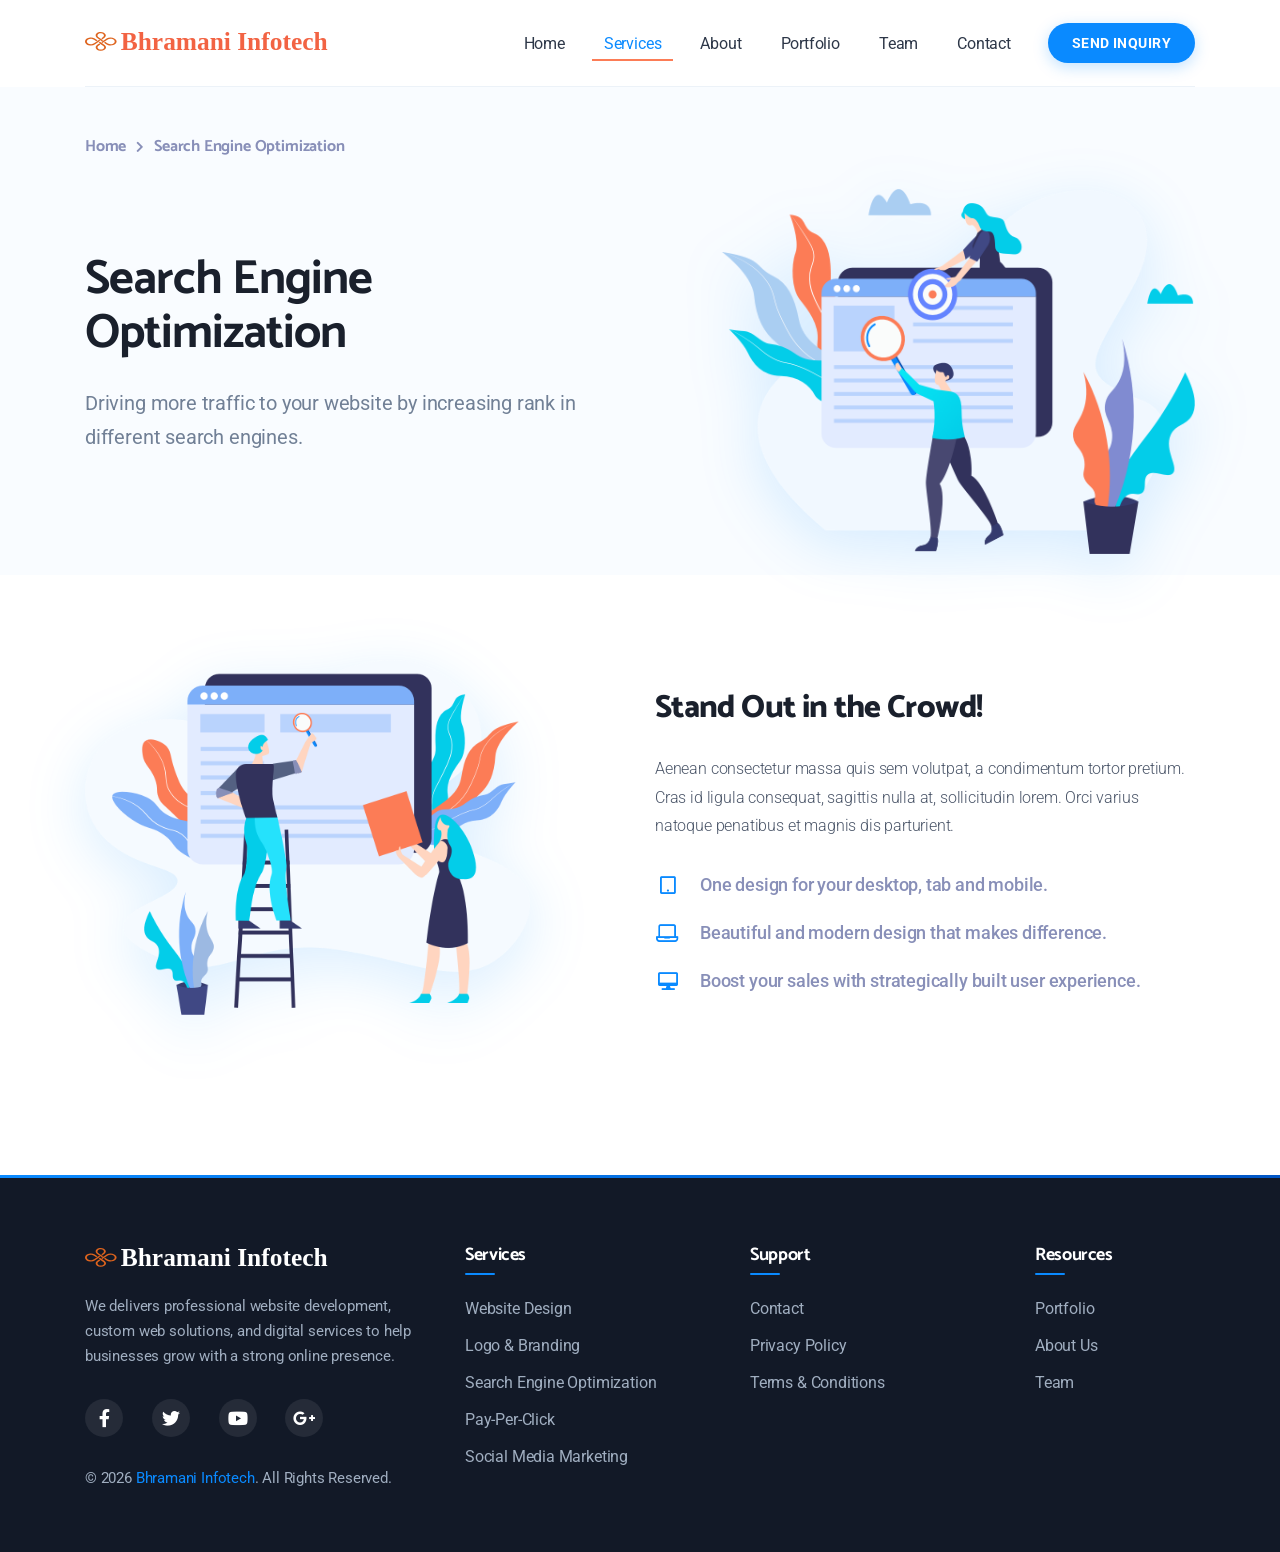
<file: search-engine-optimization.html>
<!DOCTYPE html>
<html class="no-js" lang="zxx">

   
<meta charset="utf-8">
    <meta name="author" content="">
    <meta name="description" content="">
    <meta name="keywords" content="">

    <!-- Mobile specific metas -->
    <meta http-equiv="X-UA-Compatible" content="IE=edge">
    <meta name="viewport" content="width=device-width, initial-scale=1, shrink-to-fit=no">

    <!-- Twitter -->
	<meta name="twitter:card" content="summary_large_image">
	<meta name="twitter:site" content="">
	<meta name="twitter:creator" content="">
	<meta name="twitter:title" content="">
	<meta name="twitter:description" content="">
	<meta name="twitter:image" content="">
	<!-- Facebook -->
	<meta property="og:url" content="">
	<meta property="og:title" content="">
	<meta property="og:description" content="">
	<meta property="og:type" content="website">
	<meta property="og:image" content="">
	<meta property="og:image:secure_url" content="">
	<meta property="og:image:type" content="image/png">
	<meta property="og:image:width" content="1200">
	<meta property="og:image:height" content="630">

    <!-- Page Title -->
    <title>Search Engine Optimization</title>

    <!-- links for favicon -->
    <link rel="apple-touch-icon" sizes="57x57" href="assets/favicon/favicon.svg">
    <link rel="apple-touch-icon" sizes="60x60" href="assets/favicon/favicon.svg">
    <link rel="apple-touch-icon" sizes="72x72" href="assets/favicon/favicon.svg">
    <link rel="apple-touch-icon" sizes="76x76" href="assets/favicon/favicon.svg">
    <link rel="apple-touch-icon" sizes="114x114" href="assets/favicon/favicon.svg">
    <link rel="apple-touch-icon" sizes="120x120" href="assets/favicon/favicon.svg">
    <link rel="apple-touch-icon" sizes="144x144" href="assets/favicon/favicon.svg">
    <link rel="apple-touch-icon" sizes="152x152" href="assets/favicon/favicon.svg">
    <link rel="apple-touch-icon" sizes="180x180" href="assets/favicon/favicon.svg">
    <link rel="icon" type="image/png" sizes="192x192" href="assets/favicon/favicon.svg">
    <link rel="icon" type="image/png" sizes="32x32" href="assets/favicon/favicon.svg">
    <link rel="icon" type="image/png" sizes="96x96" href="assets/favicon/favicon.svg">
    <link rel="icon" type="image/png" sizes="16x16" href="assets/favicon/favicon.svg">
    <link rel="manifest" href="assets/favicon/manifest.json">
    <meta name="msapplication-TileColor" content="#ffffff">
    <meta name="msapplication-TileImage" content="assets/favicon/favicon.svg">
    <meta name="theme-color" content="#ffffff">

    <!-- Icon fonts -->
    <link href="https://fonts.googleapis.com/css?family=Roboto:300,400,500,500i,700,700i,900" rel="stylesheet">
    <link rel="stylesheet" type="text/css" href="assets/css/fontawesome-all.min.css">

    <!-- css links -->
    <!-- Bootstrap link -->
    <link rel="stylesheet" href="assets/css/vendor/bootstrap.min.css">

    <!-- Owl Carousel -->
    <link rel="stylesheet" type="text/css" href="assets/css/vendor/owl.carousel.min.css">
    <link rel="stylesheet" type="text/css" href="assets/css/vendor/owl.theme.default.min.css">

    <!-- Magnific popup -->
    <link rel="stylesheet" type="text/css" href="assets/css/vendor/magnific-popup.css">

    <!-- Custom styles -->
    <link rel="stylesheet" type="text/css" href="assets/css/main.css">
    <link rel="stylesheet" type="text/css" href="assets/css/modern-custom.css">

<body>

<!-- Header starts -->
<header class="page-header">
    <div class="container">
        <nav class="navbar navbar-expand-lg align-items-center">
            <a class="navbar-brand" href="index.html">
                <img src="assets/images/brand-logo.svg" alt="Bhramani Infotech logo">
            </a>
            <!-- End of .navbar-brand -->

            <button class="navbar-toggler" type="button" data-bs-toggle="collapse" data-bs-target="#custom-navbar"
                aria-controls="custom-navbar" aria-expanded="false" aria-label="Toggle navigation">
                <span class="custom-toggler-icon"></span>
                <span class="custom-toggler-icon"></span>
                <span class="custom-toggler-icon"></span>
            </button>
            <!-- End of .navbar-toggler -->

            <div class="collapse navbar-collapse" id="custom-navbar">
                  <ul class="navbar-nav ml-auto align-items-center dynamic-nav">
					<li class="nav-item">
                        <a href="index.html" class="nav-link">Home</a>
                    </li>
                    <li class="nav-item has-dropdown">
                        <a href="#" class="nav-link">Services</a>
                        <ul class="submenu">
                            <li><a href="website-design.html">Website Design</a></li>
                            <li><a href="logo-and-branding.html">Logo &amp; Branding </a></li>
                            <li><a href="search-engine-optimization.html">Search Engine Optimization</a></li>
                            <li><a href="pay-per-click.html">Pay-Per-Click</a></li>
                            <li><a href="social-media-marketing.html">Social Media Marketing</a></li>
                        </ul>
                    </li>
                    <li class="nav-item">
                        <a href="about.html" class="nav-link">About</a>
                    </li>
                    <li class="nav-item">
                        <a href="portfolio.html" class="nav-link">Portfolio</a>
                    </li>
                    
                    <li class="nav-item">
                        <a href="team.html" class="nav-link">Team</a>
                    </li>
                    
                    
                    <li class="nav-item">
                        <a href="contact.html" class="nav-link">Contact</a>
                    </li>
                    <li class="nav-item">
                        <a href="#" class="custom-btn btn-small" data-bs-toggle="modal" data-bs-target="#quote-modal">Send Inquiry</a>
                    </li>
                </ul>
            </div>
            <!-- End of .navbar-nav -->
        </nav>
    </div>
    <!-- End of .container -->
</header><div class="banner d-flex align-items-center light-grey-bg">
    
    <!-- Breadcrumb starts -->
    <nav class="breadcrumb-wrapper" aria-label="breadcrumb">
        <div class="container">
            <ol class="breadcrumb">
                <li class="breadcrumb-item"><a href="#">Home</a></li>
                <li class="breadcrumb-item active" aria-current="page">Search Engine Optimization</li>
            </ol>
        </div>
    </nav>
    

    <div class="container">
        <div class="row no-gutters align-items-center">
            <div class="col-lg-6 text-center text-lg-left">
                <h1>Search Engine Optimization</h1>
                <p class="larger-txt">Driving more traffic to your website by increasing rank in different search engines.</p>
                
            </div>
            <!-- End of .col-lg-5 -->

            <div class="col-lg-6">
                <div class="img-container text-center text-lg-right">
                    <img src="assets/images/banner/seo-banner.png" alt="Banner image" class="img-fluid">
                </div>
                <!-- End of .img-container -->
            </div>
            <!-- End of .col-lg-7 -->
        </div>
        <!-- End of .row -->
    </div>
    <!-- End of .container -->
</div>
<!-- End of .banner -->

<!-- our features starts -->
<section class="features section-gap" id="cynic-about" data-scroll-offset="165">
    <div class="container">

        
            <div class="features-grid">
                <div class="row align-items-center">
                    <div class="col-lg-5 text-center text-lg-left">
                        <div class="img-container">
                            <img src="assets/images/features/features-img-5.png" alt="Stand Out in the Crowd!" class="img-fluid">
                            
                        </div>
                        <!-- End of .img-container -->
                    </div>
                    <!-- End of .col-lg-6 -->

                    <div class="col-lg-6 offset-lg-1">
                        <div class="features-content">
                            <h2 class="section-title">Stand Out in the Crowd!</h2>
                            <p>Aenean consectetur massa quis sem volutpat, a condimentum tortor pretium. Cras id ligula consequat, sagittis nulla at, sollicitudin lorem. Orci varius natoque penatibus et magnis dis parturient.</p>
                            

                            
                                <ul class="feature-list">
                                    <li><i class="far fa-tablet"></i>One design for your desktop, tab and mobile.</li>
                                    <li><i class="far fa-laptop"></i>Beautiful and modern design that makes difference.</li>
                                    <li><i class="far fa-desktop-alt"></i>Boost your sales with strategically built user experience.</li>
                                </ul>
                                <!-- End of .feature-list -->
                            
            
                            
                        </div>
                        <!-- End of .features-content -->
                    </div>
                    <!-- End of .col-lg-6 -->
                </div>
                <!-- End of .row -->
            </div>
            <!-- End of .features-grid -->
         
        
    </div>
    <!-- End of .container -->
</section>
<!-- End of .features -->


<!-- Product Modal Starts -->
<div class="modal fade full-width-modal product-modal" id="product-modal" tabindex="-1" role="dialog" aria-hidden="true">
    <div class="modal-dialog modal-dialog-centered" role="document">
        <div class="modal-content">
            <div class="modal-header">
                <button type="button" class="close" data-bs-dismiss="modal" aria-label="Close">
                    <i class="fas fa-times"></i>
                </button>
                <!-- End of .close -->
            </div>
            <!-- End of .modal-header -->

            <div class="modal-body">
                <div class="row no-gutters">
                    <div class="col-lg-6">
                        <div class="modal-img text-center">
                            <img src="assets/images/products/portfolio-modal.png" alt="product-modal" class="img-fluid">
                        </div>
                    </div>

                    <div class="col-lg-6">
                        <div class="modal-body__inner-content">
                            <h4>
                                <span>Chief Exicutive Officer</span>
                                Creative Web Design
                            </h4>
                            <p>In the early years of the commercial web, we were all Web Designers. Digital interactions, at that stage, were not incredibly sophisticated: most websites were structured as a set of individual pages connected to each other via buttons and links.</p>

                            <p>In more complex websites and information-heavy systems, the web designer would pair with an Information Architect to make sure content was organized in a way that made for that.</p>
                            <a href="about.html" class="hyperlink">Launch Website</a>
                        </div>
                    </div>
                </div>
            </div>
            <!-- End of .modal-body -->
        </div>
        <!-- End of .modal-content -->
    </div>
    <!-- End of .modal-dialog -->
</div>
<!-- End of .portfolio-modal -->

<!-- Quote modal starts
    ================================= -->
<div class="modal fade full-width-modal quote-modal" id="quote-modal" tabindex="-1" role="dialog" aria-hidden="true">
    <div class="modal-dialog modal-dialog-centered" role="document">
        <div class="modal-content white-bg">
            <div class="modal-header">
                <button type="button" class="close" data-bs-dismiss="modal" aria-label="Close">
                    <i class="fas fa-times"></i>
                </button>
                <!-- End of .close -->
            </div>
            <!-- End of .modal-header -->

            <div class="modal-body d-flex align-items-center justify-content-center text-center">
                <div class="quote-form-wrapper text-center">
                    <h3>Get a Free Quote</h3>
                    <form method="POST" class="quote-form text-center row" action="#">
                        <div class="col-lg-6">
                            <input type="text" name="fname" placeholder="Name">
                        </div>
                        <div class="col-lg-6">
                            <input type="text" name="email" placeholder="Email">
                        </div>

                        <div class="col-lg-6">
                            <input type="text" name="phone" placeholder="Phone">
                        </div>
                        <div class="col-lg-6">
                            <input type="text" name="website" placeholder="Website">
                        </div>
                        <div class="col-lg-12">
                            <textarea placeholder="Message" name="message"></textarea>
                            <button type="submit" class="custom-btn secondary-btn w-100">GET A QUOTE</button>
                            <div class="social-icons-wrapper d-flex justify-content-center">
                                <p>Follow us:</p>
                                <ul class="social-icons">
                                    <li>
                                        <a href="http://www.facebook.com/" target="_blank" rel="noopener">
                                            <i class="fab fa-facebook-f"></i>
                                        </a>
                                    </li>
                                    <li>
                                        <a href="http://twitter.com/" target="_blank" rel="noopener">
                                            <i class="fab fa-twitter"></i>
                                        </a>
                                    </li>
                                    <li>
                                        <a href="http://youtube.com/" target="_blank" rel="noopener">
                                            <i class="fab fa-youtube"></i>
                                        </a>
                                    </li>
                                    <li>
                                        <a href="http://plus.google.com/discover" target="_blank" rel="noopener">
                                            <i class="fab fa-google-plus-g"></i>
                                        </a>
                                    </li>
                                </ul>
                                <!-- End of .social-icons -->
                            </div>
                            <!-- End of .social-icons-wrapper -->
                        </div>
                    </form>
                    <!-- End of .quote-form -->
                </div>
                <!-- End of .quote-form-wrapper -->
            </div>
            <!-- End of .modal-body -->
        </div>
        <!-- End of .modal-content -->
    </div>
    <!-- End of .modal-dialog -->
</div>
<!-- End of .quote-modal -->

<!-- footer starts -->
<footer class="page-footer dark-footer-bg">
    <div class="container">
        <div class="row">
            <div class="col-lg-4">
                <div class="footer-widget widget-about">
                    <a href="index.html"><img class="footer-logo" src="assets/images/footer-logo.svg" alt="footer logo"
                            height="16"></a>
                    <p>We delivers professional website development, custom web solutions, and digital services to help businesses grow with a strong online presence.</p>
                    <ul class="social-icons">
                        <li>
                            <a href="http://www.facebook.com/" target="_blank" rel="noopener">
                                <i class="fab fa-facebook-f"></i>
                            </a>
                        </li>
                        <li>
                            <a href="http://twitter.com/" target="_blank" rel="noopener">
                                <i class="fab fa-twitter"></i>
                            </a>
                        </li>
                        <li>
                            <a href="http://youtube.com/" target="_blank" rel="noopener">
                                <i class="fab fa-youtube"></i>
                            </a>
                        </li>
                        <li>
                            <a href="http://plus.google.com/discover" target="_blank" rel="noopener">
                                <i class="fab fa-google-plus-g"></i>
                            </a>
                        </li>
                    </ul>
                    <!-- End of .social-icons -->
                  <p class="copywrite-txt">© 2026 <a href="http://www.Bhramaniinfotech.com/">Bhramani Infotech</a>. All Rights
                        Reserved.</p>
                </div>
            </div>

            <div class="col-lg-3">
                <div class="footer-widget">
                    <h5 class="footer-nav-title">Services</h5>
                    <ul class="footer-nav dynamic-nav">
                        <li><a href="website-design.html">Website Design</a></li>
                        <li><a href="logo-and-branding.html">Logo &amp; Branding </a></li>
                       
                        <li><a href="search-engine-optimization.html">Search Engine Optimization</a></li>
                        <li><a href="pay-per-click.html">Pay-Per-Click</a></li>
                        <li><a href="social-media-marketing.html">Social Media Marketing</a></li>
                    </ul>
                </div>
            </div>
            <!-- End of .col-lg-2 -->

            <div class="col-lg-3">
                <div class="footer-widget">
                    <h5 class="footer-nav-title">Support</h5>
                    <ul class="footer-nav dynamic-nav">
                        <li><a href="contact.html">Contact</a></li>
                        <li><a href="#">Privacy Policy</a></li>
                        <li><a href="#">Terms &amp; Conditions</a></li>
                    </ul>
                </div>
            </div>
            <!-- End of .col-lg-2 -->

            <div class="col-lg-2">
                <div class="footer-widget">
                    <h5 class="footer-nav-title">Resources</h5>
                    <ul class="footer-nav dynamic-nav">
                        <li><a href="portfolio.html">Portfolio</a></li>
                    
                        <li><a href="about.html">About Us</a></li>
                        <li><a href="team.html">Team</a></li>
                       
                    </ul>
                </div>
            </div>
            <!-- End of .col-lg-2 -->
        </div>
        <!-- End of .row -->
    </div>
    <!-- End of .container -->
</footer>


<!-- End of .page-footer -->

<!-- Javascripts -->

<!-- jQuery -->
<script src="assets/js/vendor/jquery.min.js"></script>
<script src="assets/js/vendor/jquery-migrate.min.js"></script>

<!-- jQuery Easing Plugin -->
<script src="assets/js/vendor/easing-1.3.js"></script>
<!-- Bootstrap js -->
<script src="assets/js/vendor/bootstrap.bundle.min.js"></script>
<script src="assets/js/vendor/isotope.pkgd.min.js"></script>

<!-- jQuery progressbar plugin -->
<script src="assets/js/vendor/jquery.waypoints.min.js"></script>
<script src="assets/js/vendor/jquery.counterup.min.js"></script>
<!-- ImagesLoaded js -->
<script src="assets/js/vendor/imagesloaded.pkgd.min.js"></script>
<!-- Owl carousel js -->
<script src="assets/js/vendor/owl.carousel.min.js"></script>
<!-- Magnific popup -->
<script src="assets/js/vendor/jquery.magnific-popup.min.js"></script>
<!-- Plugins -->
<script src="assets/js/plugins.js"></script>
<!-- Custom Script -->
<script src="assets/js/main.min.js"></script>

</body>


<!-- Mirrored from new.axilthemes.com/demo/template/cynic-bs5/illustrated-small-digital-agency/search-engine-optimization.html by HTTrack Website Copier/3.x [XR&CO'2014], Wed, 17 Jun 2026 17:15:31 GMT -->
</html>
</file>
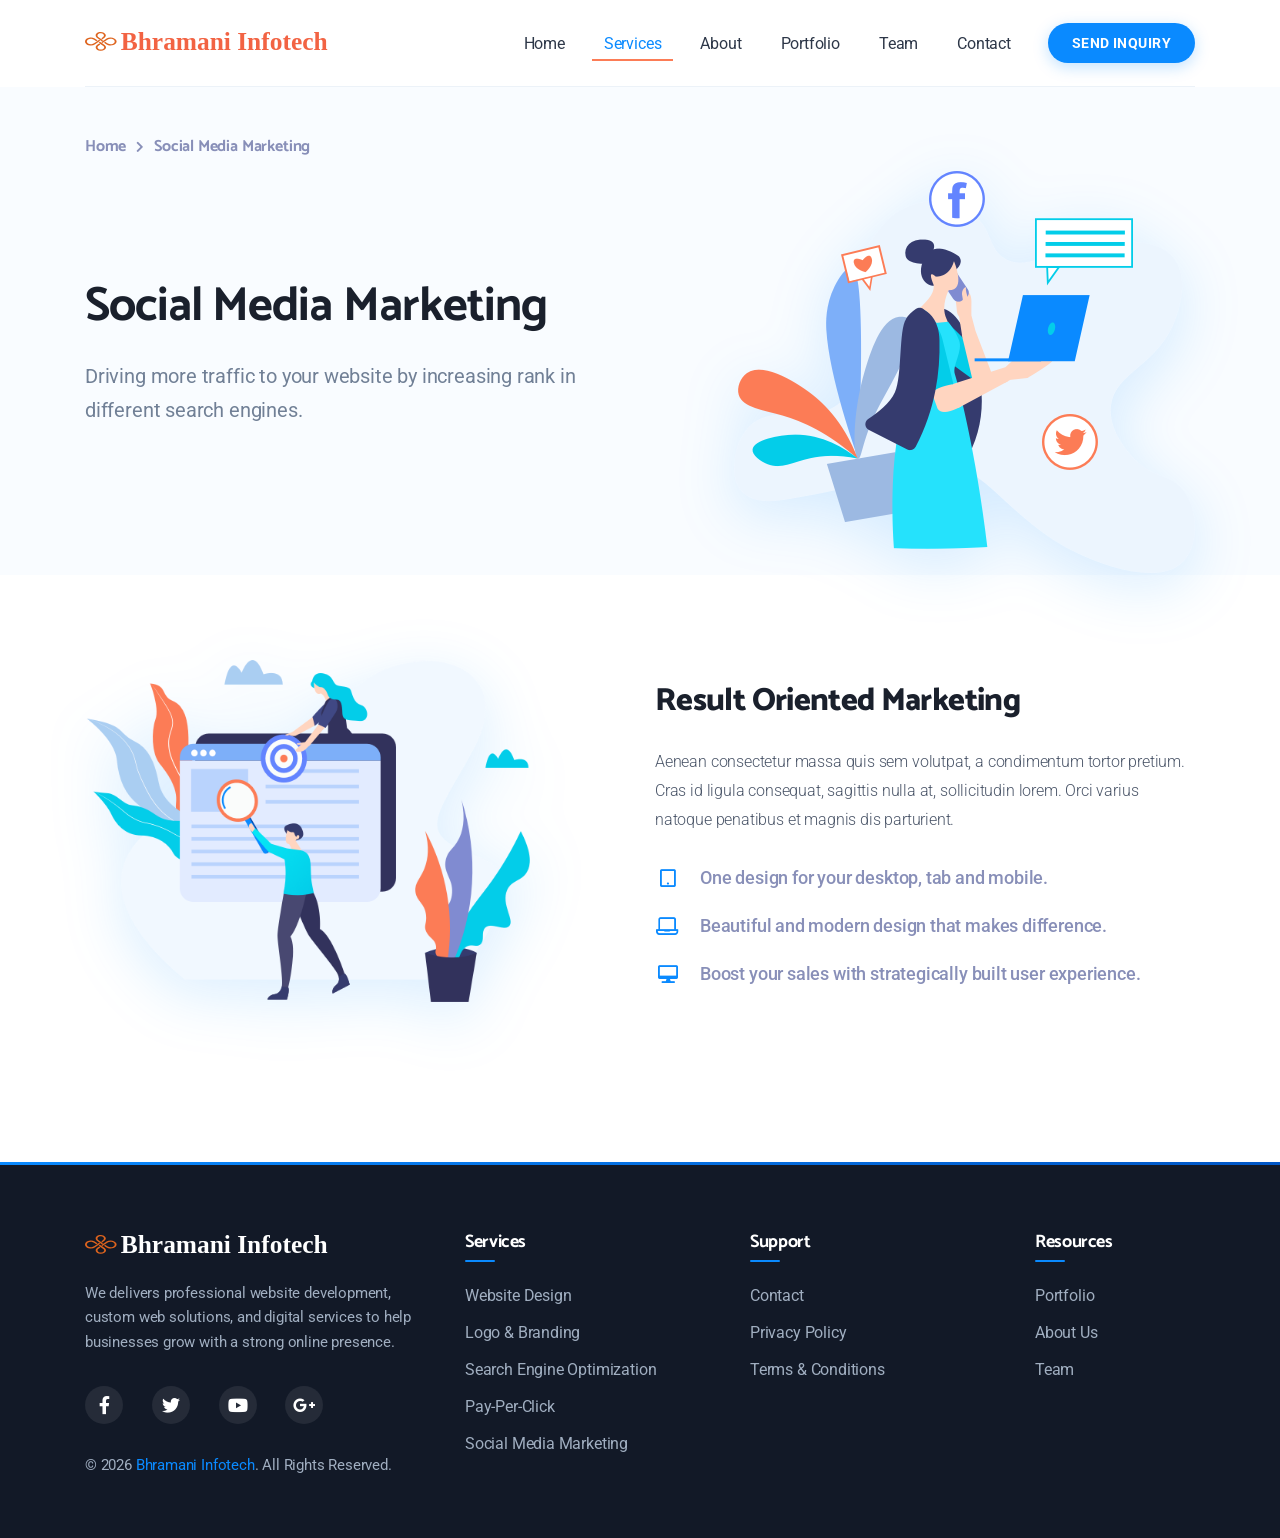
<file: social-media-marketing.html>
<!DOCTYPE html>
<html class="no-js" lang="zxx">

   
<meta charset="utf-8">
    <meta name="author" content="">
    <meta name="description" content="">
    <meta name="keywords" content="">

    <!-- Mobile specific metas -->
    <meta http-equiv="X-UA-Compatible" content="IE=edge">
    <meta name="viewport" content="width=device-width, initial-scale=1, shrink-to-fit=no">

    <!-- Twitter -->
	<meta name="twitter:card" content="summary_large_image">
	<meta name="twitter:site" content="">
	<meta name="twitter:creator" content="">
	<meta name="twitter:title" content="">
	<meta name="twitter:description" content="">
	<meta name="twitter:image" content="">
	<!-- Facebook -->
	<meta property="og:url" content="">
	<meta property="og:title" content="">
	<meta property="og:description" content="">
	<meta property="og:type" content="website">
	<meta property="og:image" content="">
	<meta property="og:image:secure_url" content="">
	<meta property="og:image:type" content="image/png">
	<meta property="og:image:width" content="1200">
	<meta property="og:image:height" content="630">

    <!-- Page Title -->
    <title>Social-Media-Marketing</title>

    <!-- links for favicon -->
    <link rel="apple-touch-icon" sizes="57x57" href="assets/favicon/favicon.svg">
    <link rel="apple-touch-icon" sizes="60x60" href="assets/favicon/favicon.svg">
    <link rel="apple-touch-icon" sizes="72x72" href="assets/favicon/favicon.svg">
    <link rel="apple-touch-icon" sizes="76x76" href="assets/favicon/favicon.svg">
    <link rel="apple-touch-icon" sizes="114x114" href="assets/favicon/favicon.svg">
    <link rel="apple-touch-icon" sizes="120x120" href="assets/favicon/favicon.svg">
    <link rel="apple-touch-icon" sizes="144x144" href="assets/favicon/favicon.svg">
    <link rel="apple-touch-icon" sizes="152x152" href="assets/favicon/favicon.svg">
    <link rel="apple-touch-icon" sizes="180x180" href="assets/favicon/favicon.svg">
    <link rel="icon" type="image/png" sizes="192x192" href="assets/favicon/favicon.svg">
    <link rel="icon" type="image/png" sizes="32x32" href="assets/favicon/favicon.svg">
    <link rel="icon" type="image/png" sizes="96x96" href="assets/favicon/favicon.svg">
    <link rel="icon" type="image/png" sizes="16x16" href="assets/favicon/favicon.svg">
    <link rel="manifest" href="assets/favicon/manifest.json">
    <meta name="msapplication-TileColor" content="#ffffff">
    <meta name="msapplication-TileImage" content="assets/favicon/favicon.svg">
    <meta name="theme-color" content="#ffffff">

    <!-- Icon fonts -->
    <link href="https://fonts.googleapis.com/css?family=Roboto:300,400,500,500i,700,700i,900" rel="stylesheet">
    <link rel="stylesheet" type="text/css" href="assets/css/fontawesome-all.min.css">

    <!-- css links -->
    <!-- Bootstrap link -->
    <link rel="stylesheet" href="assets/css/vendor/bootstrap.min.css">

    <!-- Owl Carousel -->
    <link rel="stylesheet" type="text/css" href="assets/css/vendor/owl.carousel.min.css">
    <link rel="stylesheet" type="text/css" href="assets/css/vendor/owl.theme.default.min.css">

    <!-- Magnific popup -->
    <link rel="stylesheet" type="text/css" href="assets/css/vendor/magnific-popup.css">

    <!-- Custom styles -->
    <link rel="stylesheet" type="text/css" href="assets/css/main.css">
    <link rel="stylesheet" type="text/css" href="assets/css/modern-custom.css">

<body>

<!-- Header starts -->
<header class="page-header">
    <div class="container">
        <nav class="navbar navbar-expand-lg align-items-center">
            <a class="navbar-brand" href="index.html">
                <img src="assets/images/brand-logo.svg" alt="Bhramani Infotech logo">
            </a>
            <!-- End of .navbar-brand -->

            <button class="navbar-toggler" type="button" data-bs-toggle="collapse" data-bs-target="#custom-navbar"
                aria-controls="custom-navbar" aria-expanded="false" aria-label="Toggle navigation">
                <span class="custom-toggler-icon"></span>
                <span class="custom-toggler-icon"></span>
                <span class="custom-toggler-icon"></span>
            </button>
            <!-- End of .navbar-toggler -->

            <div class="collapse navbar-collapse" id="custom-navbar">
                  <ul class="navbar-nav ml-auto align-items-center dynamic-nav">
					<li class="nav-item">
                        <a href="index.html" class="nav-link">Home</a>
                    </li>
                    <li class="nav-item has-dropdown">
                        <a href="#" class="nav-link">Services</a>
                        <ul class="submenu">
                            <li><a href="website-design.html">Website Design</a></li>
                            <li><a href="logo-and-branding.html">Logo &amp; Branding </a></li>
                            <li><a href="search-engine-optimization.html">Search Engine Optimization</a></li>
                            <li><a href="pay-per-click.html">Pay-Per-Click</a></li>
                            <li><a href="social-media-marketing.html">Social Media Marketing</a></li>
                        </ul>
                    </li>
                    <li class="nav-item">
                        <a href="about.html" class="nav-link">About</a>
                    </li>
                    <li class="nav-item">
                        <a href="portfolio.html" class="nav-link">Portfolio</a>
                    </li>
                    
                    <li class="nav-item">
                        <a href="team.html" class="nav-link">Team</a>
                    </li>
                    
                    
                    <li class="nav-item">
                        <a href="contact.html" class="nav-link">Contact</a>
                    </li>
                    <li class="nav-item">
                        <a href="#" class="custom-btn btn-small" data-bs-toggle="modal" data-bs-target="#quote-modal">Send Inquiry</a>
                    </li>
                </ul>
            </div>
            <!-- End of .navbar-nav -->
        </nav>
    </div>
    <!-- End of .container -->
</header>
	
<!-- banner starts -->
<div class="banner d-flex align-items-center light-grey-bg">
    
    <!-- Breadcrumb starts -->
    <nav class="breadcrumb-wrapper" aria-label="breadcrumb">
        <div class="container">
            <ol class="breadcrumb">
                <li class="breadcrumb-item"><a href="#">Home</a></li>
                <li class="breadcrumb-item active" aria-current="page">Social Media Marketing</li>
            </ol>
        </div>
    </nav>
    

    <div class="container">
        <div class="row no-gutters align-items-center">
            <div class="col-lg-6 text-center text-lg-left">
                <h1>Social Media Marketing</h1>
                <p class="larger-txt">Driving more traffic to your website by increasing rank in <br>different search engines.</p>
                
            </div>
            <!-- End of .col-lg-5 -->

            <div class="col-lg-6">
                <div class="img-container text-center text-lg-right">
                    <img src="assets/images/banner/smm-banner.png" alt="Banner image" class="img-fluid">
                </div>
                <!-- End of .img-container -->
            </div>
            <!-- End of .col-lg-7 -->
        </div>
        <!-- End of .row -->
    </div>
    <!-- End of .container -->
</div>
<!-- End of .banner -->

<!-- our features starts -->
<section class="features section-gap" id="cynic-about" data-scroll-offset="165">
    <div class="container">

        
            <div class="features-grid">
                <div class="row align-items-center">
                    <div class="col-lg-5 text-center text-lg-left">
                        <div class="img-container">
                            <img src="assets/images/features/features-img-7.png" alt="Result Oriented Marketing" class="img-fluid">
                            
                        </div>
                        <!-- End of .img-container -->
                    </div>
                    <!-- End of .col-lg-6 -->

                    <div class="col-lg-6 offset-lg-1">
                        <div class="features-content">
                            <h2 class="section-title">Result Oriented Marketing</h2>
                            <p>Aenean consectetur massa quis sem volutpat, a condimentum tortor pretium. Cras id ligula consequat, sagittis nulla at, sollicitudin lorem. Orci varius natoque penatibus et magnis dis parturient.</p>
                            

                            
                                <ul class="feature-list">
                                    <li><i class="far fa-tablet"></i>One design for your desktop, tab and mobile.</li>
                                    <li><i class="far fa-laptop"></i>Beautiful and modern design that makes difference.</li>
                                    <li><i class="far fa-desktop-alt"></i>Boost your sales with strategically built user experience.</li>
                                </ul>
                                <!-- End of .feature-list -->
                            
            
                            
                        </div>
                        <!-- End of .features-content -->
                    </div>
                    <!-- End of .col-lg-6 -->
                </div>
                <!-- End of .row -->
            </div>
            <!-- End of .features-grid -->
         
        
    </div>
    <!-- End of .container -->
</section>
<!-- End of .features -->





<!-- Product Modal Starts -->
<div class="modal fade full-width-modal product-modal" id="product-modal" tabindex="-1" role="dialog" aria-hidden="true">
    <div class="modal-dialog modal-dialog-centered" role="document">
        <div class="modal-content">
            <div class="modal-header">
                <button type="button" class="close" data-bs-dismiss="modal" aria-label="Close">
                    <i class="fas fa-times"></i>
                </button>
                <!-- End of .close -->
            </div>
            <!-- End of .modal-header -->

            <div class="modal-body">
                <div class="row no-gutters">
                    <div class="col-lg-6">
                        <div class="modal-img text-center">
                            <img src="assets/images/products/portfolio-modal.png" alt="product-modal" class="img-fluid">
                        </div>
                    </div>

                    <div class="col-lg-6">
                        <div class="modal-body__inner-content">
                            <h4>
                                <span>Chief Exicutive Officer</span>
                                Creative Web Design
                            </h4>
                            <p>In the early years of the commercial web, we were all Web Designers. Digital interactions, at that stage, were not incredibly sophisticated: most websites were structured as a set of individual pages connected to each other via buttons and links.</p>

                            <p>In more complex websites and information-heavy systems, the web designer would pair with an Information Architect to make sure content was organized in a way that made for that.</p>
                            <a href="about.html" class="hyperlink">Launch Website</a>
                        </div>
                    </div>
                </div>
            </div>
            <!-- End of .modal-body -->
        </div>
        <!-- End of .modal-content -->
    </div>
    <!-- End of .modal-dialog -->
</div>
<!-- End of .portfolio-modal -->

<!-- Quote modal starts
    ================================= -->
<div class="modal fade full-width-modal quote-modal" id="quote-modal" tabindex="-1" role="dialog" aria-hidden="true">
    <div class="modal-dialog modal-dialog-centered" role="document">
        <div class="modal-content white-bg">
            <div class="modal-header">
                <button type="button" class="close" data-bs-dismiss="modal" aria-label="Close">
                    <i class="fas fa-times"></i>
                </button>
                <!-- End of .close -->
            </div>
            <!-- End of .modal-header -->

            <div class="modal-body d-flex align-items-center justify-content-center text-center">
                <div class="quote-form-wrapper text-center">
                    <h3>Get a Free Quote</h3>
                    <form method="POST" class="quote-form text-center row" action="#">
                        <div class="col-lg-6">
                            <input type="text" name="fname" placeholder="Name">
                        </div>
                        <div class="col-lg-6">
                            <input type="text" name="email" placeholder="Email">
                        </div>

                        <div class="col-lg-6">
                            <input type="text" name="phone" placeholder="Phone">
                        </div>
                        <div class="col-lg-6">
                            <input type="text" name="website" placeholder="Website">
                        </div>
                        <div class="col-lg-12">
                            <textarea placeholder="Message" name="message"></textarea>
                            <button type="submit" class="custom-btn secondary-btn w-100">GET A QUOTE</button>
                            <div class="social-icons-wrapper d-flex justify-content-center">
                                <p>Follow us:</p>
                                <ul class="social-icons">
                                    <li>
                                        <a href="http://www.facebook.com/" target="_blank" rel="noopener">
                                            <i class="fab fa-facebook-f"></i>
                                        </a>
                                    </li>
                                    <li>
                                        <a href="http://twitter.com/" target="_blank" rel="noopener">
                                            <i class="fab fa-twitter"></i>
                                        </a>
                                    </li>
                                    <li>
                                        <a href="http://youtube.com/" target="_blank" rel="noopener">
                                            <i class="fab fa-youtube"></i>
                                        </a>
                                    </li>
                                    <li>
                                        <a href="http://plus.google.com/discover" target="_blank" rel="noopener">
                                            <i class="fab fa-google-plus-g"></i>
                                        </a>
                                    </li>
                                </ul>
                                <!-- End of .social-icons -->
                            </div>
                            <!-- End of .social-icons-wrapper -->
                        </div>
                    </form>
                    <!-- End of .quote-form -->
                </div>
                <!-- End of .quote-form-wrapper -->
            </div>
            <!-- End of .modal-body -->
        </div>
        <!-- End of .modal-content -->
    </div>
    <!-- End of .modal-dialog -->
</div>
<!-- End of .quote-modal -->

<!-- footer starts -->
<footer class="page-footer dark-footer-bg">
    <div class="container">
        <div class="row">
            <div class="col-lg-4">
                <div class="footer-widget widget-about">
                    <a href="index.html"><img class="footer-logo" src="assets/images/footer-logo.svg" alt="footer logo"
                            height="16"></a>
                    <p>We delivers professional website development, custom web solutions, and digital services to help businesses grow with a strong online presence.</p>
                    <ul class="social-icons">
                        <li>
                            <a href="http://www.facebook.com/" target="_blank" rel="noopener">
                                <i class="fab fa-facebook-f"></i>
                            </a>
                        </li>
                        <li>
                            <a href="http://twitter.com/" target="_blank" rel="noopener">
                                <i class="fab fa-twitter"></i>
                            </a>
                        </li>
                        <li>
                            <a href="http://youtube.com/" target="_blank" rel="noopener">
                                <i class="fab fa-youtube"></i>
                            </a>
                        </li>
                        <li>
                            <a href="http://plus.google.com/discover" target="_blank" rel="noopener">
                                <i class="fab fa-google-plus-g"></i>
                            </a>
                        </li>
                    </ul>
                    <!-- End of .social-icons -->
                  <p class="copywrite-txt">© 2026 <a href="http://www.Bhramaniinfotech.com/">Bhramani Infotech</a>. All Rights
                        Reserved.</p>
                </div>
            </div>

            <div class="col-lg-3">
                <div class="footer-widget">
                    <h5 class="footer-nav-title">Services</h5>
                    <ul class="footer-nav dynamic-nav">
                        <li><a href="website-design.html">Website Design</a></li>
                        <li><a href="logo-and-branding.html">Logo &amp; Branding </a></li>
                       
                        <li><a href="search-engine-optimization.html">Search Engine Optimization</a></li>
                        <li><a href="pay-per-click.html">Pay-Per-Click</a></li>
                        <li><a href="social-media-marketing.html">Social Media Marketing</a></li>
                    </ul>
                </div>
            </div>
            <!-- End of .col-lg-2 -->

            <div class="col-lg-3">
                <div class="footer-widget">
                    <h5 class="footer-nav-title">Support</h5>
                    <ul class="footer-nav dynamic-nav">
                        <li><a href="contact.html">Contact</a></li>
                        <li><a href="#">Privacy Policy</a></li>
                        <li><a href="#">Terms &amp; Conditions</a></li>
                    </ul>
                </div>
            </div>
            <!-- End of .col-lg-2 -->

            <div class="col-lg-2">
                <div class="footer-widget">
                    <h5 class="footer-nav-title">Resources</h5>
                    <ul class="footer-nav dynamic-nav">
                        <li><a href="portfolio.html">Portfolio</a></li>
                    
                        <li><a href="about.html">About Us</a></li>
                        <li><a href="team.html">Team</a></li>
                       
                    </ul>
                </div>
            </div>
            <!-- End of .col-lg-2 -->
        </div>
        <!-- End of .row -->
    </div>
    <!-- End of .container -->
</footer>

<!-- End of .page-footer -->

<!-- Javascripts -->

<!-- jQuery -->
<script src="assets/js/vendor/jquery.min.js"></script>
<script src="assets/js/vendor/jquery-migrate.min.js"></script>

<!-- jQuery Easing Plugin -->
<script src="assets/js/vendor/easing-1.3.js"></script>
<!-- Bootstrap js -->
<script src="assets/js/vendor/bootstrap.bundle.min.js"></script>
<script src="assets/js/vendor/isotope.pkgd.min.js"></script>

<!-- jQuery progressbar plugin -->
<script src="assets/js/vendor/jquery.waypoints.min.js"></script>
<script src="assets/js/vendor/jquery.counterup.min.js"></script>
<!-- ImagesLoaded js -->
<script src="assets/js/vendor/imagesloaded.pkgd.min.js"></script>
<!-- Owl carousel js -->
<script src="assets/js/vendor/owl.carousel.min.js"></script>
<!-- Magnific popup -->
<script src="assets/js/vendor/jquery.magnific-popup.min.js"></script>
<!-- Plugins -->
<script src="assets/js/plugins.js"></script>
<!-- Custom Script -->
<script src="assets/js/main.min.js"></script>

</body>


<!-- Mirrored from new.axilthemes.com/demo/template/cynic-bs5/illustrated-small-digital-agency/social-media-marketing.html by HTTrack Website Copier/3.x [XR&CO'2014], Wed, 17 Jun 2026 17:15:36 GMT -->
</html>
</file>
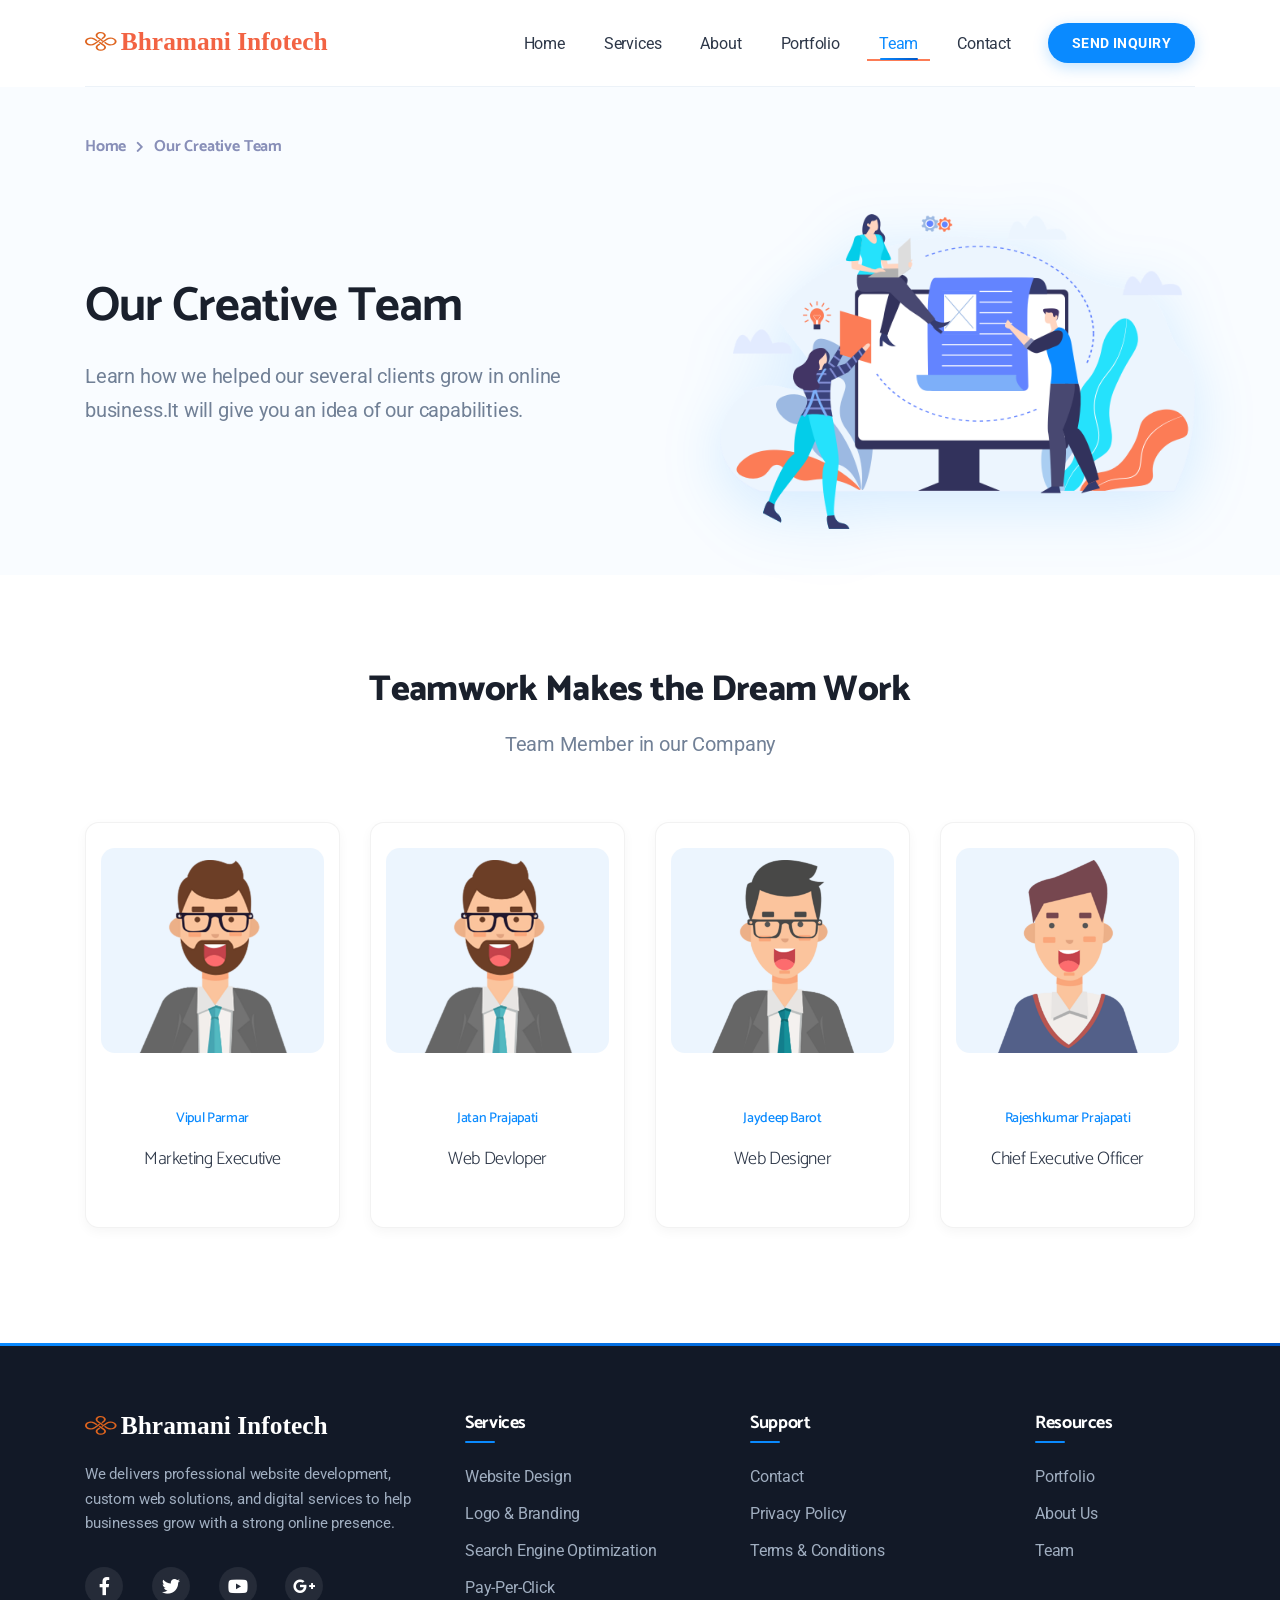
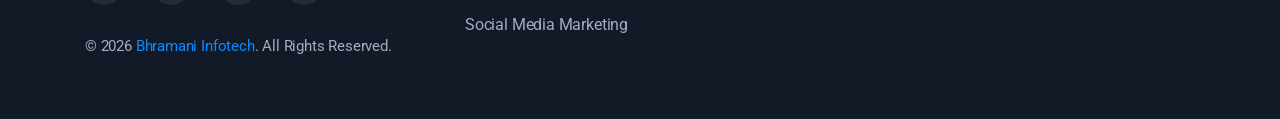
<file: team.html>
<!DOCTYPE html>
<html class="no-js" lang="zxx">
<meta charset="utf-8">
    <meta name="author" content="">
    <meta name="description" content="">
    <meta name="keywords" content="">

    <!-- Mobile specific metas -->
    <meta http-equiv="X-UA-Compatible" content="IE=edge">
    <meta name="viewport" content="width=device-width, initial-scale=1, shrink-to-fit=no">

    <!-- Twitter -->
	<meta name="twitter:card" content="summary_large_image">
	<meta name="twitter:site" content="">
	<meta name="twitter:creator" content="">
	<meta name="twitter:title" content="">
	<meta name="twitter:description" content="">
	<meta name="twitter:image" content="">
	<!-- Facebook -->
	<meta property="og:url" content="">
	<meta property="og:title" content="">
	<meta property="og:description" content="">
	<meta property="og:type" content="website">
	<meta property="og:image" content="">
	<meta property="og:image:secure_url" content="">
	<meta property="og:image:type" content="image/png">
	<meta property="og:image:width" content="1200">
	<meta property="og:image:height" content="630">

    <!-- Page Title -->
    <title>Team</title>

    <!-- links for favicon -->
    <link rel="apple-touch-icon" sizes="57x57" href="assets/favicon/favicon.svg">
    <link rel="apple-touch-icon" sizes="60x60" href="assets/favicon/favicon.svg">
    <link rel="apple-touch-icon" sizes="72x72" href="assets/favicon/favicon.svg">
    <link rel="apple-touch-icon" sizes="76x76" href="assets/favicon/favicon.svg">
    <link rel="apple-touch-icon" sizes="114x114" href="assets/favicon/favicon.svg">
    <link rel="apple-touch-icon" sizes="120x120" href="assets/favicon/favicon.svg">
    <link rel="apple-touch-icon" sizes="144x144" href="assets/favicon/favicon.svg">
    <link rel="apple-touch-icon" sizes="152x152" href="assets/favicon/favicon.svg">
    <link rel="apple-touch-icon" sizes="180x180" href="assets/favicon/favicon.svg">
    <link rel="icon" type="image/png" sizes="192x192" href="assets/favicon/favicon.svg">
    <link rel="icon" type="image/png" sizes="32x32" href="assets/favicon/favicon.svg">
    <link rel="icon" type="image/png" sizes="96x96" href="assets/favicon/favicon.svg">
    <link rel="icon" type="image/png" sizes="16x16" href="assets/favicon/favicon.svg">
    <link rel="manifest" href="assets/favicon/manifest.json">
    <meta name="msapplication-TileColor" content="#ffffff">
    <meta name="msapplication-TileImage" content="assets/favicon/favicon.svg">
    <meta name="theme-color" content="#ffffff">

    <!-- Icon fonts -->
    <link href="https://fonts.googleapis.com/css?family=Roboto:300,400,500,500i,700,700i,900" rel="stylesheet">
    <link rel="stylesheet" type="text/css" href="assets/css/fontawesome-all.min.css">

    <!-- css links -->
    <!-- Bootstrap link -->
    <link rel="stylesheet" href="assets/css/vendor/bootstrap.min.css">

    <!-- Owl Carousel -->
    <link rel="stylesheet" type="text/css" href="assets/css/vendor/owl.carousel.min.css">
    <link rel="stylesheet" type="text/css" href="assets/css/vendor/owl.theme.default.min.css">

    <!-- Magnific popup -->
    <link rel="stylesheet" type="text/css" href="assets/css/vendor/magnific-popup.css">

    <!-- Custom styles -->
    <link rel="stylesheet" type="text/css" href="assets/css/main.css">
    <link rel="stylesheet" type="text/css" href="assets/css/modern-custom.css">

<body>

<!-- Header starts -->
<header class="page-header">
    <div class="container">
        <nav class="navbar navbar-expand-lg align-items-center">
            <a class="navbar-brand" href="index.html">
                <img src="assets/images/brand-logo.svg" alt="Bhramani Infotech logo">
            </a>
            <!-- End of .navbar-brand -->

            <button class="navbar-toggler" type="button" data-bs-toggle="collapse" data-bs-target="#custom-navbar"
                aria-controls="custom-navbar" aria-expanded="false" aria-label="Toggle navigation">
                <span class="custom-toggler-icon"></span>
                <span class="custom-toggler-icon"></span>
                <span class="custom-toggler-icon"></span>
            </button>
            <!-- End of .navbar-toggler -->

            <div class="collapse navbar-collapse" id="custom-navbar">
                  <ul class="navbar-nav ml-auto align-items-center dynamic-nav">
					<li class="nav-item">
                        <a href="index.html" class="nav-link">Home</a>
                    </li>
                    <li class="nav-item has-dropdown">
                        <a href="#" class="nav-link">Services</a>
                        <ul class="submenu">
                            <li><a href="website-design.html">Website Design</a></li>
                            <li><a href="logo-and-branding.html">Logo &amp; Branding </a></li>
                            <li><a href="search-engine-optimization.html">Search Engine Optimization</a></li>
                            <li><a href="pay-per-click.html">Pay-Per-Click</a></li>
                            <li><a href="social-media-marketing.html">Social Media Marketing</a></li>
                        </ul>
                    </li>
                    <li class="nav-item">
                        <a href="about.html" class="nav-link">About</a>
                    </li>
                    <li class="nav-item">
                        <a href="portfolio.html" class="nav-link">Portfolio</a>
                    </li>
                    
                    <li class="nav-item">
                        <a href="team.html" class="nav-link">Team</a>
                    </li>
                    
                    
                    <li class="nav-item">
                        <a href="contact.html" class="nav-link">Contact</a>
                    </li>
                    <li class="nav-item">
                        <a href="#" class="custom-btn btn-small" data-bs-toggle="modal" data-bs-target="#quote-modal">Send Inquiry</a>
                    </li>
                </ul>
            </div>
            <!-- End of .navbar-nav -->
        </nav>
    </div>
    <!-- End of .container -->
</header>
<!-- End of .page-header -->

<!-- banner starts -->
<div class="banner d-flex align-items-center light-grey-bg">
    
    <!-- Breadcrumb starts -->
    <nav class="breadcrumb-wrapper" aria-label="breadcrumb">
        <div class="container">
            <ol class="breadcrumb">
                <li class="breadcrumb-item"><a href="#">Home</a></li>
                <li class="breadcrumb-item active" aria-current="page">Our Creative Team</li>
            </ol>
        </div>
    </nav>
    

    <div class="container">
        <div class="row no-gutters align-items-center">
            <div class="col-lg-6 text-center text-lg-left">
                <h1>Our Creative Team</h1>
                <p class="larger-txt">Learn how we helped our several clients grow in online <br>business.It will give you an idea of our capabilities.</p>
                
            </div>
            <!-- End of .col-lg-5 -->

            <div class="col-lg-6">
                <div class="img-container text-center text-lg-right">
                    <img src="assets/images/banner/team-banner.png" alt="Team banner image" class="img-fluid">
                </div>
                <!-- End of .img-container -->
            </div>
            <!-- End of .col-lg-7 -->
        </div>
        <!-- End of .row -->
    </div>
    <!-- End of .container -->
</div>
<!-- End of .banner -->

<section class="team section-gap " id="cynic-team" data-scroll-offset="75" data-scroll-offset-mobile="75">
    <div class="container">
        <h2 class="section-title text-center">Teamwork Makes the Dream Work</h2>
        <p class="larger-txt text-center">Team Member in our Company</p>

       <div class="grid-wrapper">
            <div class="row">
                <div class="col-md-3">
                    <a href="team.html" class="img-card team-card text-center" data-bs-toggle="modal">
    <img src="assets/images/team/team-member-1.png" alt="team member" class="img-fluid">
    <h4>
        <span>Vipul Parmar</span>Marketing Executive</h4>
</a>
<!-- End of .img-card -->
                </div>
                

                <div class="col-md-3">
                     <a href="team.html" class="img-card team-card text-center" data-bs-toggle="modal">
    <img src="assets/images/team/team-member-1.png" alt="team member" class="img-fluid">
    <h4>
        <span>Jatan Prajapati</span> Web Devloper</h4>
</a>

                </div>
               <div class="col-md-3">
                    <a href="team.html" class="img-card team-card text-center" data-bs-toggle="modal" >
    <img src="assets/images/team/team-member-3.png" alt="team member" class="img-fluid">
    <h4>
        <span>Jaydeep Barot</span> Web Designer</h4>
</a>

                </div>
               <div class="col-md-3">
                    <a href="team.html" class="img-card team-card text-center" data-bs-toggle="modal" >
    <img src="assets/images/team/team-member-5.png" alt="team member" class="img-fluid">
    <h4>
        <span>Rajeshkumar Prajapati</span>Chief Executive Officer</h4>
</a>
<!-- End of .img-card -->
                </div>
            

                
                    
                
            </div>
            <!-- End of .row -->
        </div>
        <!-- End of .grid-wrapper -->
    </div>
    <!-- End of .container -->
</section>
<!-- End of .team -->



<!-- footer starts -->
<footer class="page-footer dark-footer-bg">
    <div class="container">
        <div class="row">
            <div class="col-lg-4">
                <div class="footer-widget widget-about">
                    <a href="index.html"><img class="footer-logo" src="assets/images/footer-logo.svg" alt="footer logo"
                            height="16"></a>
                    <p>We delivers professional website development, custom web solutions, and digital services to help businesses grow with a strong online presence.</p>
                    <ul class="social-icons">
                        <li>
                            <a href="http://www.facebook.com/" target="_blank" rel="noopener">
                                <i class="fab fa-facebook-f"></i>
                            </a>
                        </li>
                        <li>
                            <a href="http://twitter.com/" target="_blank" rel="noopener">
                                <i class="fab fa-twitter"></i>
                            </a>
                        </li>
                        <li>
                            <a href="http://youtube.com/" target="_blank" rel="noopener">
                                <i class="fab fa-youtube"></i>
                            </a>
                        </li>
                        <li>
                            <a href="http://plus.google.com/discover" target="_blank" rel="noopener">
                                <i class="fab fa-google-plus-g"></i>
                            </a>
                        </li>
                    </ul>
                    <!-- End of .social-icons -->
                  <p class="copywrite-txt">© 2026 <a href="http://www.Bhramaniinfotech.com/">Bhramani Infotech</a>. All Rights
                        Reserved.</p>
                </div>
            </div>

            <div class="col-lg-3">
                <div class="footer-widget">
                    <h5 class="footer-nav-title">Services</h5>
                    <ul class="footer-nav dynamic-nav">
                        <li><a href="website-design.html">Website Design</a></li>
                        <li><a href="logo-and-branding.html">Logo &amp; Branding </a></li>
                       
                        <li><a href="search-engine-optimization.html">Search Engine Optimization</a></li>
                        <li><a href="pay-per-click.html">Pay-Per-Click</a></li>
                        <li><a href="social-media-marketing.html">Social Media Marketing</a></li>
                    </ul>
                </div>
            </div>
            <!-- End of .col-lg-2 -->

            <div class="col-lg-3">
                <div class="footer-widget">
                    <h5 class="footer-nav-title">Support</h5>
                    <ul class="footer-nav dynamic-nav">
                        <li><a href="contact.html">Contact</a></li>
                        <li><a href="#">Privacy Policy</a></li>
                        <li><a href="#">Terms &amp; Conditions</a></li>
                    </ul>
                </div>
            </div>
            <!-- End of .col-lg-2 -->

            <div class="col-lg-2">
                <div class="footer-widget">
                   <h5 class="footer-nav-title">Resources</h5>
                    <ul class="footer-nav dynamic-nav">
                        <li><a href="portfolio.html">Portfolio</a></li>
                    
                        <li><a href="about.html">About Us</a></li>
                        <li><a href="team.html">Team</a></li>
                       
                    </ul>
                </div>
            </div>
            <!-- End of .col-lg-2 -->
        </div>
        <!-- End of .row -->
    </div>
    <!-- End of .container -->
</footer>

<!-- End of .page-footer -->

<div class="modal fade team-modal" id="team-modal" tabindex="-1" role="dialog" aria-hidden="true">
    <div class="modal-dialog modal-dialog-centered" role="document">
        <div class="modal-content">
            <div class="modal-header">
                <button type="button" class="close" data-bs-dismiss="modal" aria-label="Close">
                    <i class="fas fa-times"></i>
                </button>
                <!-- End of .close -->
            </div>
            <!-- End of .modal-header -->

            <div class="modal-body text-center">
                <img src="assets/images/team/team-modal-img.png" alt="team modal image" class="img-fluid modal-feat-img">
                <div class="modal-title">
                    <h4>Steve Johnson
                        <span>Chief Exicutive Officer</span>
                    </h4>
                </div>
                <!-- End of .modal-title -->
                <p>To be fair, in certain contexts, your professional bio does need to be more formal, like Mr. Erickson's up there. But in many cases, writing a bio that's readable  even conversational is actually a really good thing. But once created, this bio should represent who you are in the eyes.</p>

                <ul class="social-icons">
                    <li>
                        <a href="http://www.behance.net/" target="_blank" rel="noopener">
                            <i class="fab fa-behance"></i>
                        </a>
                    </li>
                    <li>
                        <a href="http://twitter.com/" target="_blank" rel="noopener">
                            <i class="fab fa-twitter"></i>
                        </a>
                    </li>
                    <li>
                        <a href="http://plus.google.com/discover" target="_blank" rel="noopener">
                            <i class="fab fa-google-plus-g"></i>
                        </a>
                    </li>
                    <li>
                        <a href="http://dribbble.com/" target="_blank" rel="noopener">
                            <i class="fab fa-dribbble"></i>
                        </a>
                    </li>
                </ul>
                <!-- End of .social-icons -->
            </div>
            <!-- End of .modal-body -->
        </div>
        <!-- End of .modal-content -->
    </div>
    <!-- End of .modal-dialog -->
</div>
<!-- End of .team-modal -->

<!-- Quote modal starts
    ================================= -->
<div class="modal fade full-width-modal quote-modal" id="quote-modal" tabindex="-1" role="dialog" aria-hidden="true">
    <div class="modal-dialog modal-dialog-centered" role="document">
        <div class="modal-content white-bg">
            <div class="modal-header">
                <button type="button" class="close" data-bs-dismiss="modal" aria-label="Close">
                    <i class="fas fa-times"></i>
                </button>
                <!-- End of .close -->
            </div>
            <!-- End of .modal-header -->

            <div class="modal-body d-flex align-items-center justify-content-center text-center">
                <div class="quote-form-wrapper text-center">
                    <h3>Get a Free Quote</h3>
                    <form method="POST" class="quote-form text-center row" action="#">
                        <div class="col-lg-6">
                            <input type="text" name="fname" placeholder="Name">
                        </div>
                        <div class="col-lg-6">
                            <input type="text" name="email" placeholder="Email">
                        </div>

                        <div class="col-lg-6">
                            <input type="text" name="phone" placeholder="Phone">
                        </div>
                        <div class="col-lg-6">
                            <input type="text" name="website" placeholder="Website">
                        </div>
                        <div class="col-lg-12">
                            <textarea placeholder="Message" name="message"></textarea>
                            <button type="submit" class="custom-btn secondary-btn w-100">GET A QUOTE</button>
                            <div class="social-icons-wrapper d-flex justify-content-center">
                                <p>Follow us:</p>
                                <ul class="social-icons">
                                    <li>
                                        <a href="http://www.facebook.com/" target="_blank" rel="noopener">
                                            <i class="fab fa-facebook-f"></i>
                                        </a>
                                    </li>
                                    <li>
                                        <a href="http://twitter.com/" target="_blank" rel="noopener">
                                            <i class="fab fa-twitter"></i>
                                        </a>
                                    </li>
                                    <li>
                                        <a href="http://youtube.com/" target="_blank" rel="noopener">
                                            <i class="fab fa-youtube"></i>
                                        </a>
                                    </li>
                                    <li>
                                        <a href="http://plus.google.com/discover" target="_blank" rel="noopener">
                                            <i class="fab fa-google-plus-g"></i>
                                        </a>
                                    </li>
                                </ul>
                                <!-- End of .social-icons -->
                            </div>
                            <!-- End of .social-icons-wrapper -->
                        </div>
                    </form>
                    <!-- End of .quote-form -->
                </div>
                <!-- End of .quote-form-wrapper -->
            </div>
            <!-- End of .modal-body -->
        </div>
        <!-- End of .modal-content -->
    </div>
    <!-- End of .modal-dialog -->
</div>
<!-- End of .quote-modal -->

<!-- Javascripts -->

<!-- jQuery -->
<script src="assets/js/vendor/jquery.min.js"></script>
<script src="assets/js/vendor/jquery-migrate.min.js"></script>

<!-- jQuery Easing Plugin -->
<script src="assets/js/vendor/easing-1.3.js"></script>
<!-- Bootstrap js -->
<script src="assets/js/vendor/bootstrap.bundle.min.js"></script>
<script src="assets/js/vendor/isotope.pkgd.min.js"></script>

<!-- jQuery progressbar plugin -->
<script src="assets/js/vendor/jquery.waypoints.min.js"></script>
<script src="assets/js/vendor/jquery.counterup.min.js"></script>
<!-- ImagesLoaded js -->
<script src="assets/js/vendor/imagesloaded.pkgd.min.js"></script>
<!-- Owl carousel js -->
<script src="assets/js/vendor/owl.carousel.min.js"></script>
<!-- Magnific popup -->
<script src="assets/js/vendor/jquery.magnific-popup.min.js"></script>
<!-- Plugins -->
<script src="assets/js/plugins.js"></script>
<!-- Custom Script -->
<script src="assets/js/main.min.js"></script>

</body>


</html>
</file>
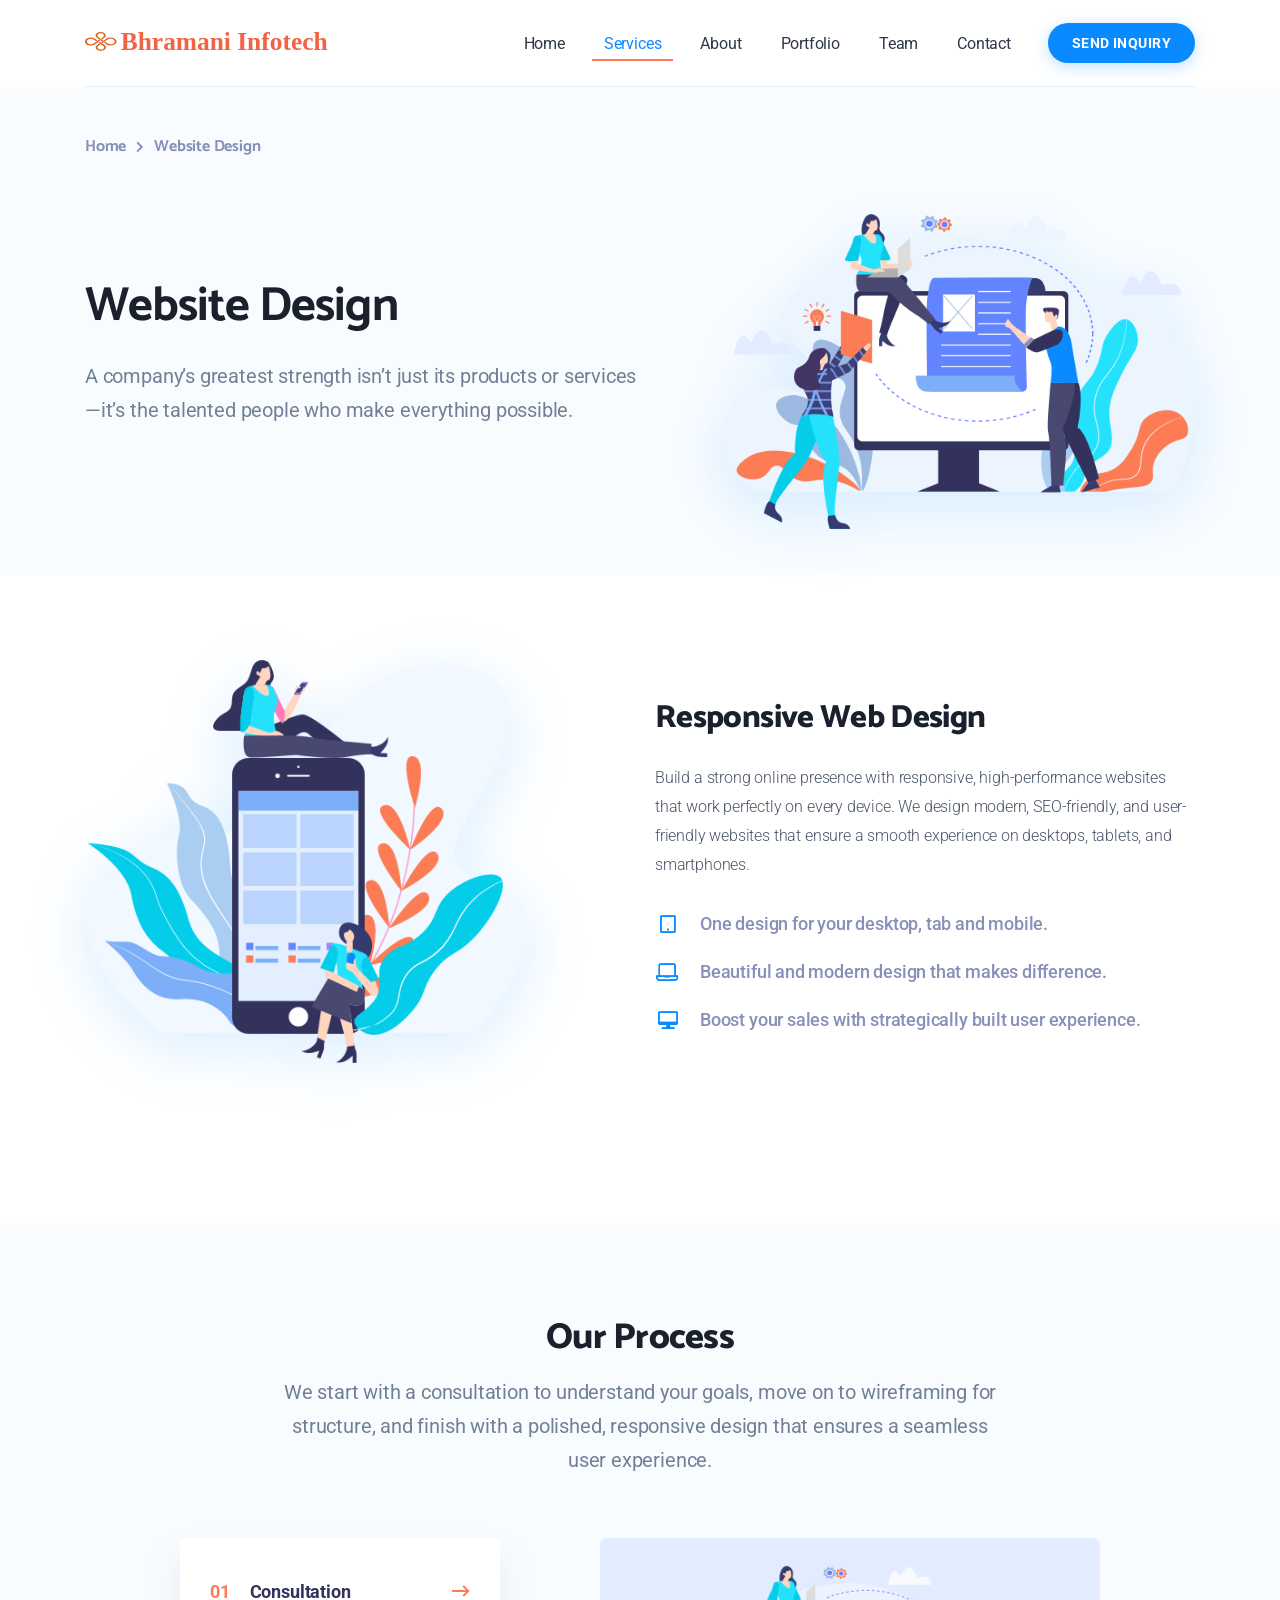
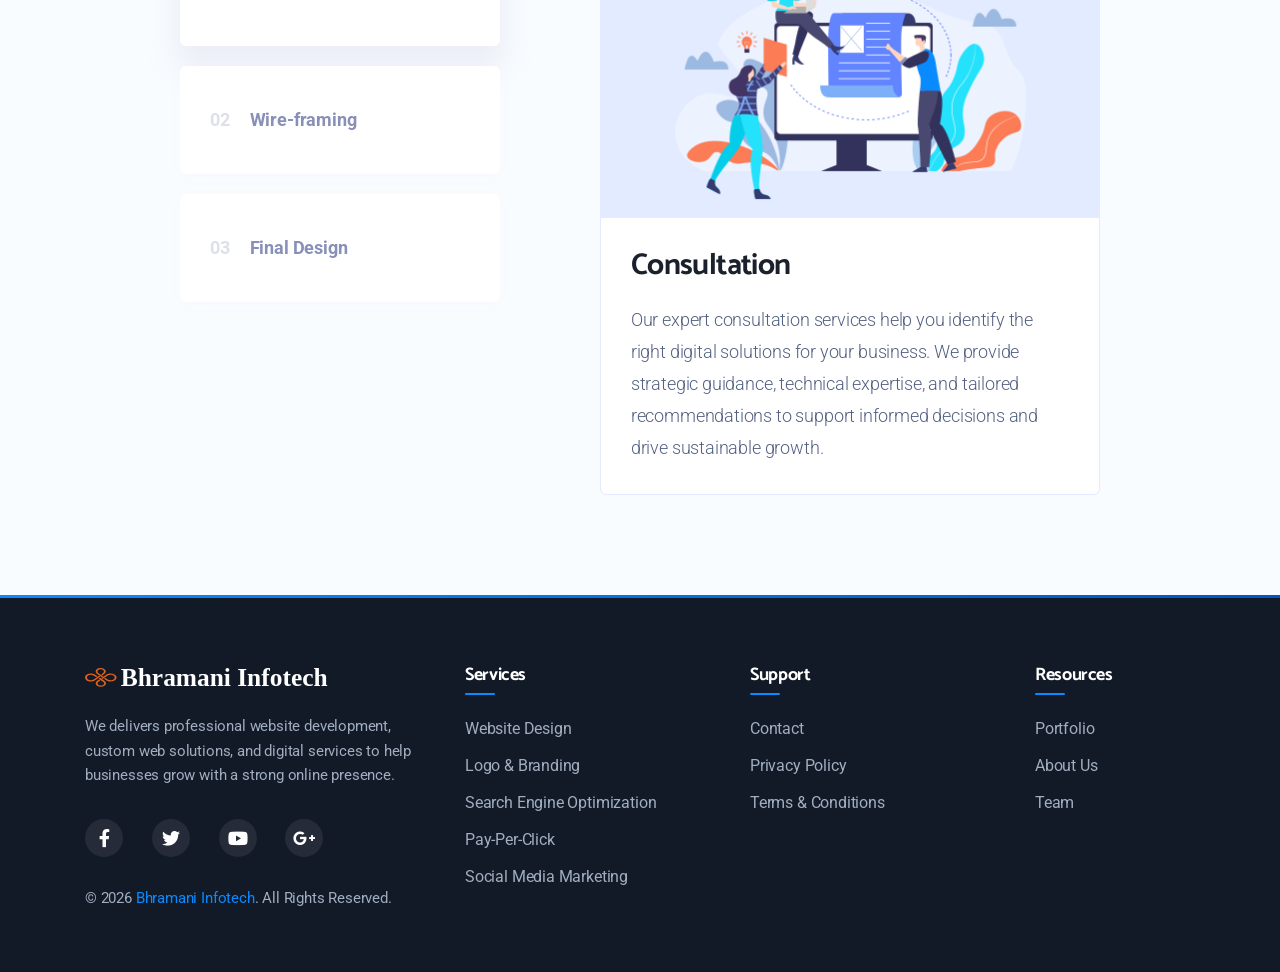
<file: website-design.html>
<!DOCTYPE html>
<html class="no-js" lang="zxx">

   
<meta charset="utf-8">
    <meta name="author" content="">
    <meta name="description" content="">
    <meta name="keywords" content="">

    <!-- Mobile specific metas -->
    <meta http-equiv="X-UA-Compatible" content="IE=edge">
    <meta name="viewport" content="width=device-width, initial-scale=1, shrink-to-fit=no">

    <!-- Twitter -->
	<meta name="twitter:card" content="summary_large_image">
	<meta name="twitter:site" content="">
	<meta name="twitter:creator" content="">
	<meta name="twitter:title" content="">
	<meta name="twitter:description" content="">
	<meta name="twitter:image" content="">
	<!-- Facebook -->
	<meta property="og:url" content="">
	<meta property="og:title" content="">
	<meta property="og:description" content="">
	<meta property="og:type" content="website">
	<meta property="og:image" content="">
	<meta property="og:image:secure_url" content="">
	<meta property="og:image:type" content="image/png">
	<meta property="og:image:width" content="1200">
	<meta property="og:image:height" content="630">

    <!-- Page Title -->
    <title>Website-Design</title>

    <!-- links for favicon -->
    <link rel="apple-touch-icon" sizes="57x57" href="assets/favicon/favicon.svg">
    <link rel="apple-touch-icon" sizes="60x60" href="assets/favicon/favicon.svg">
    <link rel="apple-touch-icon" sizes="72x72" href="assets/favicon/favicon.svg">
    <link rel="apple-touch-icon" sizes="76x76" href="assets/favicon/favicon.svg">
    <link rel="apple-touch-icon" sizes="114x114" href="assets/favicon/favicon.svg">
    <link rel="apple-touch-icon" sizes="120x120" href="assets/favicon/favicon.svg">
    <link rel="apple-touch-icon" sizes="144x144" href="assets/favicon/favicon.svg">
    <link rel="apple-touch-icon" sizes="152x152" href="assets/favicon/favicon.svg">
    <link rel="apple-touch-icon" sizes="180x180" href="assets/favicon/favicon.svg">
    <link rel="icon" type="image/png" sizes="192x192" href="assets/favicon/favicon.svg">
    <link rel="icon" type="image/png" sizes="32x32" href="assets/favicon/favicon.svg">
    <link rel="icon" type="image/png" sizes="96x96" href="assets/favicon/favicon.svg">
    <link rel="icon" type="image/png" sizes="16x16" href="assets/favicon/favicon.svg">
    <link rel="manifest" href="assets/favicon/manifest.json">
    <meta name="msapplication-TileColor" content="#ffffff">
    <meta name="msapplication-TileImage" content="assets/favicon/favicon.svg">
    <meta name="theme-color" content="#ffffff">

    <!-- Icon fonts -->
    <link href="https://fonts.googleapis.com/css?family=Roboto:300,400,500,500i,700,700i,900" rel="stylesheet">
    <link rel="stylesheet" type="text/css" href="assets/css/fontawesome-all.min.css">

    <!-- css links -->
    <!-- Bootstrap link -->
    <link rel="stylesheet" href="assets/css/vendor/bootstrap.min.css">

    <!-- Owl Carousel -->
    <link rel="stylesheet" type="text/css" href="assets/css/vendor/owl.carousel.min.css">
    <link rel="stylesheet" type="text/css" href="assets/css/vendor/owl.theme.default.min.css">

    <!-- Magnific popup -->
    <link rel="stylesheet" type="text/css" href="assets/css/vendor/magnific-popup.css">

    <!-- Custom styles -->
    <link rel="stylesheet" type="text/css" href="assets/css/main.css">
    <link rel="stylesheet" type="text/css" href="assets/css/modern-custom.css">

<body>

<!-- Header starts -->
<header class="page-header">
    <div class="container">
        <nav class="navbar navbar-expand-lg align-items-center">
            <a class="navbar-brand" href="index.html">
                <img src="assets/images/brand-logo.svg" alt="Bhramani Infotech logo">
            </a>
            <!-- End of .navbar-brand -->

            <button class="navbar-toggler" type="button" data-bs-toggle="collapse" data-bs-target="#custom-navbar"
                aria-controls="custom-navbar" aria-expanded="false" aria-label="Toggle navigation">
                <span class="custom-toggler-icon"></span>
                <span class="custom-toggler-icon"></span>
                <span class="custom-toggler-icon"></span>
            </button>
            <!-- End of .navbar-toggler -->

            <div class="collapse navbar-collapse" id="custom-navbar">
                  <ul class="navbar-nav ml-auto align-items-center dynamic-nav">
					<li class="nav-item">
                        <a href="index.html" class="nav-link">Home</a>
                    </li>
                    <li class="nav-item has-dropdown">
                        <a href="#" class="nav-link">Services</a>
                        <ul class="submenu">
                            <li><a href="website-design.html">Website Design</a></li>
                            <li><a href="logo-and-branding.html">Logo &amp; Branding </a></li>
                            <li><a href="search-engine-optimization.html">Search Engine Optimization</a></li>
                            <li><a href="pay-per-click.html">Pay-Per-Click</a></li>
                            <li><a href="social-media-marketing.html">Social Media Marketing</a></li>
                        </ul>
                    </li>
                    <li class="nav-item">
                        <a href="about.html" class="nav-link">About</a>
                    </li>
                    <li class="nav-item">
                        <a href="portfolio.html" class="nav-link">Portfolio</a>
                    </li>
                    
                    <li class="nav-item">
                        <a href="team.html" class="nav-link">Team</a>
                    </li>
                    
                    
                    <li class="nav-item">
                        <a href="contact.html" class="nav-link">Contact</a>
                    </li>
                    <li class="nav-item">
                        <a href="#" class="custom-btn btn-small" data-bs-toggle="modal" data-bs-target="#quote-modal">Send Inquiry</a>
                    </li>
                </ul>
            </div>
            <!-- End of .navbar-nav -->
        </nav>
    </div>
    <!-- End of .container -->
</header>
<div class="banner d-flex align-items-center light-grey-bg">
  <nav class="breadcrumb-wrapper" aria-label="breadcrumb">
    <div class="container">
      <ol class="breadcrumb">
        <li class="breadcrumb-item"><a href="#">Home</a></li>
        <li class="breadcrumb-item active" aria-current="page">Website Design</li>
      </ol>
    </div>
  </nav>
  <div class="container">
    <div class="row no-gutters align-items-center">
      <div class="col-lg-6 text-center text-lg-left">
        <h1>Website Design</h1>
        <p class="larger-txt">A company’s greatest strength isn’t just its products or services—it’s the talented people who make everything possible.</p>
      </div>
      <div class="col-lg-6">
        <div class="img-container text-center text-lg-right"> <img src="assets/images/banner/website-design-banner.png" alt="Banner image" class="img-fluid"> </div>
      </div>
    </div>
  </div>
</div>
<section class="features section-gap" id="cynic-about" data-scroll-offset="165">
    <div class="container">

        
            <div class="features-grid">
                <div class="row align-items-center">
                    <div class="col-lg-5 text-center text-lg-left">
                        <div class="img-container">
                            <img src="assets/images/features/features-img-3.png" alt="Responsive Web Design" class="img-fluid">
                            
                        </div>
                    </div>
                    <div class="col-lg-6 offset-lg-1">
                        <div class="features-content">
                            <h2 class="section-title">Responsive Web Design</h2>
                            <p>Build a strong online presence with responsive, high-performance websites that work perfectly on every device. We design modern, SEO-friendly, and user-friendly websites that ensure a smooth experience on desktops, tablets, and smartphones.</p>
                            

                            
                                <ul class="feature-list">
                                    <li><i class="far fa-tablet"></i>One design for your desktop, tab and mobile.</li>
                                    <li><i class="far fa-laptop"></i>Beautiful and modern design that makes difference.</li>
                                    <li><i class="far fa-desktop-alt"></i>Boost your sales with strategically built user experience.</li>
                                </ul>
                        </div>
                    </div>
                </div>
            </div>
    </div>
</section>
<section class="our-process section-gap light-grey-bg">
    <div class="container">
        <h2 class="section-title text-center">Our Process</h2>
        <p class="larger-txt text-center">We start with a consultation to understand your goals, move on to wireframing for structure, and finish with a polished, responsive design that ensures a seamless user experience.</p>

        <div class="process-tab-container grid-wrapper">
            <div class="row">
                <div class="col-lg-5">
                    <div class="nav nav-pills">
                        
                            <a class="nav-link active" data-bs-toggle="pill" href="#process-tab-1">
                                <span>01</span>
                                 Consultation
                                <i class="fal fa-long-arrow-right"></i>
                            </a>
                        
                            <a class="nav-link " data-bs-toggle="pill" href="#process-tab-2">
                                <span>02</span>
                                Wire-framing
                                <i class="fal fa-long-arrow-right"></i>
                            </a>
                        
                            <a class="nav-link " data-bs-toggle="pill" href="#process-tab-3">
                                <span>03</span>
                                Final Design
                                <i class="fal fa-long-arrow-right"></i>
                            </a>
                        
                    </div>
                </div>
                <div class="col-lg-7">
                    <div class="tab-content">
                        
                            <div class="tab-pane fade show active" id="process-tab-1">
                                <div class="img-card process-card">
                                    <img src="assets/images/process-img/process-img-1.png" alt="..." class="img-fluid">
                                    <div class="process-card-content">
                                        <h3>Consultation</h3>
                                        <p>Our expert consultation services help you identify the right digital solutions for your business. We provide strategic guidance, technical expertise, and tailored recommendations to support informed decisions and drive sustainable growth.</p>
                                    </div>
                                </div>
                            </div>
                        
                            <div class="tab-pane fade " id="process-tab-2">
                                <div class="img-card process-card">
                                    <img src="assets/images/process-img/process-img-2.png" alt="..." class="img-fluid">
                                    <div class="process-card-content">
                                        <h3>Wire-Framing</h3>
                                        <p>We create clear and structured wireframes to map your website or application's layout, user flow, and functionality. This ensures an intuitive user experience and provides a solid foundation before design and development begin.</p>
                                        
                                    </div>
                                </div>
                            </div>
                        
                            <div class="tab-pane fade " id="process-tab-3">
                                <div class="img-card process-card">
                                    <img src="assets/images/process-img/process-img-3.png" alt="..." class="img-fluid">
                                    <div class="process-card-content">
                                        <h3>Final Design</h3>
                                        <p>We transform approved concepts into polished, visually engaging designs that reflect your brand identity. Every detail is refined to deliver a seamless user experience and ensure your website is ready for development</p>
                                    </div>
                                </div>
                            </div>
                    </div>
                </div>
            </div>
        </div>
    </div>
</section>

<div class="modal fade full-width-modal product-modal" id="product-modal" tabindex="-1" role="dialog" aria-hidden="true">
  <div class="modal-dialog modal-dialog-centered" role="document">
    <div class="modal-content">
      <div class="modal-header">
        <button type="button" class="close" data-bs-dismiss="modal" aria-label="Close"> <i class="fas fa-times"></i> </button>
      </div>
      <div class="modal-body">
        <div class="row no-gutters">
          <div class="col-lg-6">
            <div class="modal-img text-center"> <img src="assets/images/products/portfolio-modal.png" alt="product-modal" class="img-fluid"> </div>
          </div>
          <div class="col-lg-6">
            <div class="modal-body__inner-content">
              <h4> <span>Chief Exicutive Officer</span> Creative Web Design </h4>
              <p>In the early years of the commercial web, we were all Web Designers. Digital interactions, at that stage, were not incredibly sophisticated: most websites were structured as a set of individual pages connected to each other via buttons and links.</p>
              <p>In more complex websites and information-heavy systems, the web designer would pair with an Information Architect to make sure content was organized in a way that made for that.</p>
              <a href="about.html" class="hyperlink">Launch Website</a> </div>
          </div>
        </div>
      </div>
    </div>
  </div>
</div>
<!-- Quote modal starts
    ================================= -->
<div class="modal fade full-width-modal quote-modal" id="quote-modal" tabindex="-1" role="dialog" aria-hidden="true">
    <div class="modal-dialog modal-dialog-centered" role="document">
        <div class="modal-content white-bg">
            <div class="modal-header">
                <button type="button" class="close" data-bs-dismiss="modal" aria-label="Close">
                    <i class="fas fa-times"></i>
                </button>
            </div>
            <div class="modal-body d-flex align-items-center justify-content-center text-center">
                <div class="quote-form-wrapper text-center">
                    <h3>Get a Free Quote</h3>
                    <form method="POST" class="quote-form text-center row" action="#">
                        <div class="col-lg-6">
                            <input type="text" name="fname" placeholder="Name">
                        </div>
                        <div class="col-lg-6">
                            <input type="text" name="email" placeholder="Email">
                        </div>

                        <div class="col-lg-6">
                            <input type="text" name="phone" placeholder="Phone">
                        </div>
                        <div class="col-lg-6">
                            <input type="text" name="website" placeholder="Website">
                        </div>
                        <div class="col-lg-12">
                            <textarea placeholder="Message" name="message"></textarea>
                            <button type="submit" class="custom-btn secondary-btn w-100">GET A QUOTE</button>
                            <div class="social-icons-wrapper d-flex justify-content-center">
                                <p>Follow us:</p>
                                <ul class="social-icons">
                                    <li>
                                        <a href="http://www.facebook.com/" target="_blank" rel="noopener">
                                            <i class="fab fa-facebook-f"></i>
                                        </a>
                                    </li>
                                    <li>
                                        <a href="http://twitter.com/" target="_blank" rel="noopener">
                                            <i class="fab fa-twitter"></i>
                                        </a>
                                    </li>
                                    <li>
                                        <a href="http://youtube.com/" target="_blank" rel="noopener">
                                            <i class="fab fa-youtube"></i>
                                        </a>
                                    </li>
                                    <li>
                                        <a href="http://plus.google.com/discover" target="_blank" rel="noopener">
                                            <i class="fab fa-google-plus-g"></i>
                                        </a>
                                    </li>
                                </ul>
                            </div>
                        </div>
                    </form>
                </div>
            </div>
        </div>
    </div>
</div>
<footer class="page-footer dark-footer-bg">
    <div class="container">
        <div class="row">
            <div class="col-lg-4">
                <div class="footer-widget widget-about">
                    <a href="index.html"><img class="footer-logo" src="assets/images/footer-logo.svg" alt="footer logo"
                            height="16"></a>
                    <p>We delivers professional website development, custom web solutions, and digital services to help businesses grow with a strong online presence.</p>
                    <ul class="social-icons">
                        <li>
                            <a href="http://www.facebook.com/" target="_blank" rel="noopener">
                                <i class="fab fa-facebook-f"></i>
                            </a>
                        </li>
                        <li>
                            <a href="http://twitter.com/" target="_blank" rel="noopener">
                                <i class="fab fa-twitter"></i>
                            </a>
                        </li>
                        <li>
                            <a href="http://youtube.com/" target="_blank" rel="noopener">
                                <i class="fab fa-youtube"></i>
                            </a>
                        </li>
                        <li>
                            <a href="http://plus.google.com/discover" target="_blank" rel="noopener">
                                <i class="fab fa-google-plus-g"></i>
                            </a>
                        </li>
                    </ul>
                  <p class="copywrite-txt">© 2026 <a href="http://www.Bhramaniinfotech.com/">Bhramani Infotech</a>. All Rights
                        Reserved.</p>
                </div>
            </div>

            <div class="col-lg-3">
                <div class="footer-widget">
                    <h5 class="footer-nav-title">Services</h5>
                    <ul class="footer-nav dynamic-nav">
                        <li><a href="website-design.html">Website Design</a></li>
                        <li><a href="logo-and-branding.html">Logo &amp; Branding </a></li>
                       
                        <li><a href="search-engine-optimization.html">Search Engine Optimization</a></li>
                        <li><a href="pay-per-click.html">Pay-Per-Click</a></li>
                        <li><a href="social-media-marketing.html">Social Media Marketing</a></li>
                    </ul>
                </div>
            </div>
            <div class="col-lg-3">
                <div class="footer-widget">
                    <h5 class="footer-nav-title">Support</h5>
                    <ul class="footer-nav dynamic-nav">
                        <li><a href="contact.html">Contact</a></li>
                        <li><a href="#">Privacy Policy</a></li>
                        <li><a href="#">Terms &amp; Conditions</a></li>
                    </ul>
                </div>
            </div>
            <div class="col-lg-2">
                <div class="footer-widget">
                    <h5 class="footer-nav-title">Resources</h5>
                    <ul class="footer-nav dynamic-nav">
                        <li><a href="portfolio.html">Portfolio</a></li>
                    
                        <li><a href="about.html">About Us</a></li>
                        <li><a href="team.html">Team</a></li>
                       
                    </ul>
                </div>
            </div>
        </div>
    </div>
</footer>
<script src="assets/js/vendor/jquery.min.js"></script>
<script src="assets/js/vendor/jquery-migrate.min.js"></script>
<script src="assets/js/vendor/easing-1.3.js"></script>
<script src="assets/js/vendor/bootstrap.bundle.min.js"></script>
<script src="assets/js/vendor/isotope.pkgd.min.js"></script>
<script src="assets/js/vendor/jquery.waypoints.min.js"></script>
<script src="assets/js/vendor/jquery.counterup.min.js"></script>
<script src="assets/js/vendor/imagesloaded.pkgd.min.js"></script>
<script src="assets/js/vendor/owl.carousel.min.js"></script>
<script src="assets/js/vendor/jquery.magnific-popup.min.js"></script>
<script src="assets/js/plugins.js"></script>
<script src="assets/js/main.min.js"></script>

</body>


</html>
</file>
<file: assets/css/main.css>
@charset "UTF-8";
/*-- ===============================================

Product: 'Cynic - illustration version for digital agencies'
Version: 2.2 
Author: axilweb
Date Created: Sept 24, 2019

==================================================== --*/
/*-- == Table of contents =====================

( Example: Type 'ctrl+f' and then '1.example' to jump to the
 "example" section. Click 'find' if needed.)
 
1. Base css
2. Form css
3. Header css
4. Banner css
5. Achievements css
6. Services css
7. Features css
8. Projects css
9. Team css
10. Clients css
11. Pricing style
12. Newsletter style
13. News css
14. Reviews css
15. Location css
16. Footer css


================================================== --*/
/* -- Imported Fonts
-------------------------------------- -- */
@import url("https://fonts.googleapis.com/css?family=Catamaran:300,400,500,600,700,800,900|Roboto:300,300i,400,400i,500,500i,700,700i,900,900i");
@-webkit-keyframes fadeInRight {
  0% {
    display: none;
    opacity: 0;
    -webkit-transform: translate(100px);
            transform: translate(100px);
  }
  100% {
    display: block;
    opacity: 1;
    -webkit-transform: translate(0);
            transform: translate(0);
  }
}
@keyframes fadeInRight {
  0% {
    display: none;
    opacity: 0;
    -webkit-transform: translate(100px);
            transform: translate(100px);
  }
  100% {
    display: block;
    opacity: 1;
    -webkit-transform: translate(0);
            transform: translate(0);
  }
}

/*-- Default css --*/
/* -- Base css
-------------------------------------- -- */
/* Classes for colors */
.white-bg {
  background-color: #fff;
}

.color-palette-a {
  color: #03cde9;
}

.color-palette-b {
  color: #fc7c56;
}

.color-palette-c {
  color: #0a8aff;
}

/* Classes for background-color */
.theme-bg-a {
  background-color: #03cde9;
}

.theme-bg-b {
  background-color: #fc7c56;
}

.theme-bg-c {
  background-color: #0a8aff;
}

.theme-bg-d {
  background-color: #6384ff;
}

.typo-dark {
  color: #32325c;
}

.typo-light {
  color: #546182;
}


/* Helper Classes */
.ml-auto {
  margin-left: auto !important;
}
@media only screen and (min-width: 768px) {
  .ml-md-auto {
      margin-left: auto !important;
  }
}

.text-left {
  text-align: left !important;
}

.text-right {
  text-align: right !important;
}

@media only screen and (min-width: 992px) {
  .text-lg-left {
      text-align: left !important;
  }
  .text-lg-right {
      text-align: right !important;
  }
}

@media only screen and (min-width: 768px) {
  .text-md-left {
      text-align: left !important;
  }
  .text-md-right {
      text-align: right !important;
  }
}


/* -- Common css -- */
html {
  font-size: 10px;
}

body {
  font-family: "Roboto", sans-serif;
  font-size: 1.8rem;
  line-height: 3.2rem;
  font-weight: 300;
  color: #546182;
  word-break: break-word;
}

@media screen and (min-width: 1400px) {
  .container {
    max-width: 1260px;
  }
}


.container {
  padding-left: 15px;
  padding-right: 15px;
}

.row {
  margin-left: -15px;
  margin-right: -15px;
}

.row > [class*="col"] {
  padding-left: 15px;
  padding-right: 15px;
}

.row.no-gutters {
  margin-right: 0;
  margin-left: 0;
}

.no-gutters>.col, 
.no-gutters>[class*=col-] {
  padding-right: 0;
  padding-left: 0;
}

a {
  text-decoration: none;
}

img {
  max-width: 100%;
}

.navbar-toggler:focus {
  box-shadow: none;
}

.modal .close {
  background-color: transparent;
}

section,
article,
aside,
main {
  position: relative;
}

figure {
  margin-bottom: 3rem;
}

figcaption {
  font-family: "Roboto", sans-serif;
  font-size: 1.4rem;
  line-height: 1.7;
  color: #888FB8;
  font-weight: 400;
  margin: 2rem 0 0;
  text-align: center;
}

blockquote,
.blockquote {
  font-size: 2rem;
  line-height: 3.4rem;
  color: #546182;
  font-weight: 400;
  padding: 1rem 8rem;
  margin-bottom: 3rem;
}

@media screen and (max-width: 991px) {
  blockquote,
  .blockquote {
    padding: 1rem 2rem;
  }
}

blockquote p,
.blockquote p {
  margin-bottom: 0;
}

blockquote cite,
.blockquote cite {
  font-size: 1.2rem;
  line-height: 2rem;
  font-weight: 400;
}

.section-gap {
  padding: 8.5rem 0;
}

.section-gap-top {
  padding-top: 8.5rem;
}

.section-gap {
  padding-bottom: 8.5rem;
}

.dark-grey-bg h1,
.dark-grey-bg h2,
.dark-grey-bg h3,
.dark-grey-bg h4,
.dark-grey-bg h5,
.dark-grey-bg h6,
.dark-grey-bg p,
.theme-bg-d h1,
.theme-bg-d h2,
.theme-bg-d h3,
.theme-bg-d h4,
.theme-bg-d h5,
.theme-bg-d h6,
.theme-bg-d p {
  color: #fff;
}

.dark-grey-bg {
  background-color: #32325c;
}

.light-grey-bg {
  background-color: #f9fcff;
}

.grey-bg {
  background-color: #e6f2ff;
}

a,
button,
img,
a:focus,
button:focus {
  outline: none;
  border: none;
  -webkit-box-shadow: none;
          box-shadow: none;
}

a,
button {
  -webkit-transition: all .3s;
  transition: all .3s;
}

a:hover {
  color: #0a8aff;
  text-decoration: none;
}

.slick-track {
  display: -webkit-box;
  display: -ms-flexbox;
  display: flex;
  -webkit-box-align: center;
      -ms-flex-align: center;
          align-items: center;
}

.slick-dots {
  display: none !important;
}

.slick-arrow {
  width: 60px;
  height: 30px;
  display: block;
  top: auto;
  bottom: -78px;
  background-color: red;
  -webkit-transition: all .3s;
  transition: all .3s;
  display: none !important;
}

.slick-prev::before,
.slick-next::before {
  display: none;
}

.slick-prev:hover,
.slick-next:hover {
  opacity: .5;
}

h1,
h2,
h3,
h4,
h5,
h6,
.h1,
.h2,
.h3,
.h4,
.h5,
.h6 {
  font-family: "Catamaran", sans-serif;
  color: #32325c;
  font-weight: 700;
  margin-bottom: 3rem;
}

h1 a,
h2 a,
h3 a,
h4 a,
h5 a,
h6 a,
.h1 a,
.h2 a,
.h3 a,
.h4 a,
.h5 a,
.h6 a {
  color: inherit;
}

h1, .h1 {
  font-size: 4.8rem;
  line-height: 5.4rem;
  margin: .3rem 0 1.1rem;
}

.section-title {
  margin: .8rem 0 1.3rem;
}

h2, .h2 {
  font-size: 3.6rem;
  line-height: 4.4rem;
}

h3, .h3 {
  font-size: 3rem;
  line-height: 3.6rem;
}

h4, .h4 {
  font-size: 2.2rem;
  line-height: 2.8rem;
}

h5, .h5 {
  font-size: 1.8rem;
  line-height: 2rem;
}

h6, .h6 {
  font-size: 1.6rem;
  line-height: 2rem;
}

p {
  margin-bottom: .6rem;
}

p.larger-txt {
  font-size: 2rem;
  line-height: 3.4rem;
}

p.smaller-txt {
  font-size: 1.6rem;
  line-height: 2.6rem;
}

.grid-wrapper {
  padding-top: 4rem;
}

.grid-wrapper .custom-btn {
  margin: 3rem auto 1.5rem;
}

.grid-wrapper__small-padding {
  padding-top: 2.2rem;
}

.custom-btn {
  position: relative;
  display: inline-block;
  font-family: "Roboto", sans-serif;
  font-size: 1.6rem;
  line-height: 2.5rem;
  color: #fff;
  text-align: center;
  text-transform: uppercase;
  font-weight: 500;
  background-color: #0a8aff;
  border-radius: 6px;
  padding: 1.8rem 3rem 1.7rem;
  cursor: pointer;
  border: none;
  outline: none;
  -webkit-box-shadow: none;
          box-shadow: none;
  text-decoration: none;
  z-index: 1;
  -webkit-transition: all .5s;
  transition: all .5s;
}

.custom-btn::after {
  content: " ";
  display: block;
  position: absolute;
  top: 0;
  bottom: 0;
  left: 0;
  width: 100%;
  height: 0;
  background: rgba(0, 109, 222, 0.2);
  border-radius: 6px;
  z-index: -1;
  -webkit-transition: inherit;
  transition: inherit;
}

.custom-btn.secondary-btn {
  background-color: #fc7c56;
}

.custom-btn.secondary-btn::after {
  background: rgba(228, 83, 42, 0.2);
}

.custom-btn.btn-small {
  line-height: 2rem;
  padding: 1.1rem 2rem .9rem;
}

.custom-btn:hover {
  text-decoration: none;
  color: #fff;
}

.custom-btn:hover::after {
  height: 100%;
}

.hyperlink {
  font-size: 1.6rem;
  line-height: 1.5;
  color: #0a8aff;
  font-weight: 700;
  text-decoration: none;
  position: relative;
}

.hyperlink::after {
  content: " ";
  position: absolute;
  bottom: 20px;
  left: 1px;
  width: 100px;
  height: 10px;
  display: block;
  background-color: #fc7c56;
  opacity: 0;
  -webkit-transition: all .5s ease-in-out;
  transition: all .5s ease-in-out;
}

.hyperlink:hover {
  text-decoration: none;
  color: #0a8aff;
}

.hyperlink:hover::after {
  bottom: 0;
  opacity: .5;
}

.common-list {
  list-style: none;
  padding-left: 2.5rem;
  margin-bottom: 2.3rem;
}

.common-list li {
  margin-bottom: .8rem;
  position: relative;
}

.common-list li::after {
  content: " ";
  position: absolute;
  top: 1.1rem;
  left: -2.5rem;
  width: 9px;
  height: 9px;
  border-radius: 50%;
  display: block;
  background-color: #0a8aff;
}

.privacy-terms-modal .modal-body img {
  margin-top: 3.5rem;
}

/* -- Form css
-------------------------------------- -- */
::-webkit-input-placeholder {
  color: #888FB8 !important;
  opacity: 1;
  /* Firefox */
}
:-ms-input-placeholder {
  color: #888FB8 !important;
  opacity: 1;
  /* Firefox */
}
::-ms-input-placeholder {
  color: #888FB8 !important;
  opacity: 1;
  /* Firefox */
}
::placeholder {
  color: #888FB8 !important;
  opacity: 1;
  /* Firefox */
}

:-ms-input-placeholder {
  /* Internet Explorer 10-11 */
  color: #888FB8 !important;
  opacity: 1;
}

::-ms-input-placeholder {
  /* Microsoft Edge */
  color: #888FB8 !important;
  opacity: 1;
}

input,
textarea,
select {
  display: block;
  width: 100%;
  font-size: 1.6rem;
  line-height: 2.6rem;
  padding: 1.3rem 2rem;
  color: #546182;
  background: #fff;
  border: 1px solid #e2ebff;
  border-radius: 6px;
  -webkit-transition: all .5s;
  transition: all .5s;
}

input:hover, input:focus,
textarea:hover,
textarea:focus,
select:hover,
select:focus {
  outline: none;
  border-color: #888FB8;
}

textarea {
  min-height: 10rem;
}

.quote-form-wrapper {
  width: 100%;
  max-width: 48rem;
}

.quote-form-wrapper .quote-form {
  margin: 0 -1rem;
}

.quote-form-wrapper .quote-form [class*="col-"] {
  padding: 0 1rem;
}

.quote-form-wrapper .quote-form [class*="col-"] input,
.quote-form-wrapper .quote-form [class*="col-"] textarea {
  margin: 1rem 0;
}

.quote-form-wrapper .quote-form .social-icons-wrapper {
  padding-top: 9px;
}

.quote-form-wrapper .quote-form button {
  margin-top: 1rem;
}

.quote-form-wrapper .social-icons li:hover {
  color: #0a8aff;
}

.form-group {
  margin-bottom: 3rem;
}

.form-group input,
.form-group textarea,
.form-group select {
  margin: 0;
}

.full-width-modal.quote-modal .modal-content {
  padding-top: 117.5px;
  padding-bottom: 115.5px;
  border-radius: 10px;
  margin-left: auto;
  margin-right: auto;
}

.err-msg,
.success-msg {
  font-size: 1.4rem;
  line-height: 20px;
  color: #ff4545;
  font-weight: 400;
  text-align: left;
  margin-top: -4px;
}

.success-msg {
  color: #00af28;
  margin-bottom: 7px;
}

textarea + .err-msg {
  margin-bottom: 7px;
}

.search-form {
  position: relative;
}

.search-form input {
  background-color: #f9fcff;
}

.search-form input:hover, .search-form input:focus {
  border-color: #888FB8;
}

.search-form .search-btn {
  position: absolute;
  top: 0;
  right: 0;
  height: 100%;
  padding: 0 2rem;
  font-size: 1.6rem;
  line-height: 1;
  color: #888FB8;
  background: transparent;
  border-radius: 0 6px 6px 0;
  cursor: pointer;
}

.search-form .search-btn:hover {
  background: #fc7c56;
  color: #fff;
}

/* -- Header css
---------------------------------- -- */
.page-header {
  width: 100%;
  position: fixed;
  top: 0;
  left: 0;
  z-index: 999;
  background: white;
  -webkit-transition: background-color .5s;
  transition: background-color .5s;
}

.page-header.scrolled {
  background-color: transparent;
}

.page-header.scrolled .navbar {
  background-color: rgba(255, 255, 255, 0.97);
  padding: 0 3rem;
  margin-top: 3rem;
  border-radius: 6px;
  -webkit-box-shadow: 0 5px 30px rgba(156, 185, 226, 0.3);
          box-shadow: 0 5px 30px rgba(156, 185, 226, 0.3);
}

.page-header .navbar-brand img {
  height: 3rem;
}

.navbar {
  border-bottom: 1px solid #ecf2f8;
  padding: 0;
  -webkit-transition: all .5s;
  transition: all .5s;
}

.navbar-brand {
  padding: 0;
  line-height: 8.6rem;
}

.navbar-nav li {
  position: relative;
  margin-left: 1.5rem;
}

.navbar-nav li a:not(.custom-btn) {
  display: inline-block;
  font-size: 1.6rem;
  line-height: 2rem;
  color: #546182;
  padding: 3.3rem .5rem;
  font-weight: 400;
  text-decoration: none;
  position: relative;
  word-break: initial;
  white-space: nowrap;
  -webkit-transition: all .5s;
  transition: all .5s;
}

.navbar-nav li a:not(.custom-btn)::before {
  content: " ";
  position: absolute;
  bottom: -1px;
  left: 0;
  display: block;
  width: 0;
  height: .2rem;
  background-color: #fc7c56;
  -webkit-transition: width .5s;
  transition: width .5s;
}

.navbar-nav li a:not(.custom-btn):hover::before, .navbar-nav li a:not(.custom-btn).active::before {
  width: 100%;
}

.navbar-nav li.has-dropdown > a {
  position: relative;
}

.navbar-nav li.has-dropdown > a::after {
  content: "\f078";
  font-family: "Font Awesome 5 Pro";
  font-size: 1.2rem;
  font-weight: 300;
  margin-left: .5rem;
}

@media (min-width: 992px) {
  .navbar-nav li.has-dropdown:hover .submenu {
    visibility: visible;
    opacity: 1;
  }
}

.navbar-nav .custom-btn {
  font-size: 1.4rem;
  margin-left: 1rem;
}

.navbar-nav .submenu {
  position: absolute;
  top: 100%;
  left: 0;
  background: #fff;
  padding: 1.5rem 0;
  border: 1px solid #e6f2ff;
  min-width: 30rem;
  visibility: hidden;
  opacity: 0;
}

@media screen and (min-width: 992px) {
  .navbar-nav .submenu {
    -webkit-transition: all .3s;
    transition: all .3s;
  }
}

@media screen and (max-width: 992px) {
  .navbar-nav .submenu {
    display: none;
  }
}

.navbar-nav .submenu li {
  list-style: none;
  margin: 0;
}

.navbar-nav .submenu li a {
  padding: 1rem 3rem;
}

.navbar-nav .submenu li a::before {
  display: none;
}

.navbar-nav .submenu li a:hover, .navbar-nav .submenu li a.active {
  color: #fc7c56;
}

@media (max-width: 992px) {
  .navbar-nav .submenu {
    position: static;
    visibility: visible;
    opacity: 1;
  }
}

.navbar-toggler {
  margin: 0;
  padding: 0;
  border: none;
  outline: 0;
}

.custom-toggler-icon {
  display: block;
  width: 3rem;
  height: .2rem;
  background-color: #fc7c56;
  margin: .5rem 0;
  -webkit-transition: all .5s;
  transition: all .5s;
}

.navbar button.change .custom-toggler-icon:nth-of-type(1) {
  -webkit-transform: rotate(-45deg) translate(-7px, 5px);
          transform: rotate(-45deg) translate(-7px, 5px);
}

.navbar button.change .custom-toggler-icon:nth-of-type(2) {
  opacity: 0;
}

.navbar button.change .custom-toggler-icon:nth-of-type(3) {
  -webkit-transform: rotate(45deg) translate(-5px, -3px);
          transform: rotate(45deg) translate(-5px, -3px);
}

/* -- Banner css
---------------------------------- -- */
.banner {
  height: 575px;
  padding-top: 16.8rem;
  background-position: center bottom;
  background-repeat: no-repeat;
  background-size: 100% auto;
}

.banner h1 {
  margin: .3rem 0 2.5rem;
}

.banner p {
  margin-bottom: 4rem;
}

.banner .custom-btn {
  margin-bottom: 2rem;
}

.banner img {
  padding-left: 8rem;
}

.home-banner {
  height: 636px;
  padding-top: 8.8rem;
}

.breadcrumb-wrapper {
  position: absolute;
  top: 8.7rem;
  left: 0;
  width: 100%;
}

@media screen and (max-width: 991px) {
  .breadcrumb-wrapper {
    background-color: #e6f2ff;
  }
}

.breadcrumb {
  background: transparent;
  padding: 5rem 0;
  margin: 0;
  color: #888FB8;
}

.breadcrumb li {
  font-family: "Catamaran", sans-serif;
  font-size: 1.6rem;
  line-height: 2rem;
  font-weight: 700;
}

.breadcrumb li:hover {
  color: #fc7c56;
}

.breadcrumb li a {
  color: currentColor;
}

.breadcrumb li.active {
  color: currentColor;
}

@media screen and (max-width: 991px) {
  .breadcrumb {
    padding: 2rem 0;
  }
}

.breadcrumb-item + .breadcrumb-item::before {
  content: "\f054";
  font-family: "Font Awesome 5 Pro";
  font-size: 1.2rem;
  margin: 0 .5rem;
  color: currentColor;
}

/* -- Widgets css -- */
.widget-title {
  font-size: 2.4rem;
  line-height: 2.8rem;
  margin-bottom: 2rem;
}

.widgets-list {
  list-style: none;
  padding-left: 0;
}

.widget {
  margin-bottom: 50px;
}

.widget ul {
  font-size: 1.6rem;
  line-height: 2.7rem;
  color: #546182;
}

.widget li {
  margin-bottom: 1.5rem;
}

.widget a {
  color: inherit;
}

.widget a:hover {
  color: #fc7c56;
}

.widget .media {
  -webkit-box-align: center;
      -ms-flex-align: center;
          align-items: center;
  margin-bottom: 3rem;
}

.widget .media a {
  margin-right: 1rem;
}

.widget .media img {
  width: 100%;
  max-width: 5rem;
  max-height: 5rem;
  -o-object-fit: cover;
     object-fit: cover;
  border-radius: 6px;
}

.widget .media h5, .widget .media h6 {
  margin-bottom: .5rem;
}

/* -- Widgets css -- */
.post-metas {
  display: -webkit-box;
  display: -ms-flexbox;
  display: flex;
  -ms-flex-wrap: wrap;
      flex-wrap: wrap;
  -webkit-box-align: center;
      -ms-flex-align: center;
          align-items: center;
  padding: 0;
  margin-bottom: 3rem;
  list-style: none;
}

.post-metas li {
  font-size: 1.4rem;
  line-height: 2.4rem;
  color: #888FB8;
  font-weight: 400;
  margin-bottom: .6rem;
  margin-right: 3rem;
}

.post-metas li:hover {
  color: #fc7c56;
}

.post-metas li a {
  font-size: inherit;
  line-height: inherit;
  color: inherit;
  display: -webkit-box;
  display: -ms-flexbox;
  display: flex;
  -webkit-box-align: center;
      -ms-flex-align: center;
          align-items: center;
}

.post-metas li i {
  margin-right: .5rem;
}

.post-metas li img {
  width: 3rem;
  height: 3rem;
  border-radius: 100%;
  margin-right: 1rem;
}

.widget .post-metas {
  margin-bottom: 0;
}

.widget .post-metas a {
  display: inline-block;
  font-size: 1.2rem;
  line-height: 1.6rem;
  color: #888FB8;
  font-weight: 400;
  margin-bottom: 1rem;
  margin-right: 1rem;
}

.widget .post-metas a:hover {
  color: #fc7c56;
}

/* -- Achievements css
---------------------------------- -- */
.achievement-extra-padding-bottom {
  padding-bottom: 17.5rem;
}

.counter-block {
  position: relative;
  padding: .5rem 0 1rem;
}

.counter-block::after {
  content: " ";
  position: absolute;
  top: -3rem;
  right: -16px;
  bottom: -3rem;
  width: 2px;
  display: block;
  background: radial-gradient(closest-side, rgba(127, 154, 255, 0), #7f9aff, rgba(127, 154, 255, 0));
}

.counter-block .icon-container {
  margin-right: 3rem;
}

.achievements [class*="col-"]:last-child .counter-block::after {
  display: none;
}

.counter-wrapper {
  font-family: "Catamaran", sans-serif;
  font-size: 1.8rem;
  line-height: 2.4rem;
  color: #fff;
  font-weight: 700;
}

.counter-wrapper br {
  display: none;
}

.counter-wrapper .number {
  font-family: "Roboto", sans-serif;
  font-size: 4.8rem;
  line-height: 5.4rem;
  font-weight: 900;
  margin-bottom: .9rem;
}

/* -- Services css
-------------------------------- -- */
.services {
  padding: 0 14.0625%;
}

@media screen and (max-width: 767px) {
  .services {
    padding: 0 5%;
  }
}

.services .floating-service-wrapper {
  -webkit-transform: translateY(-95px);
          transform: translateY(-95px);
  background: #fff;
  -webkit-box-shadow: 0 5px 50px rgba(156, 185, 226, 0.2);
          box-shadow: 0 5px 50px rgba(156, 185, 226, 0.2);
  border-radius: 6px;
  padding-bottom: 5.5rem;
}

.facilities {
  padding: 1.5rem 3rem 6rem;
}

.facilities > div {
  display: -webkit-box;
  display: -ms-flexbox;
  display: flex;
  -webkit-box-align: start;
      -ms-flex-align: start;
          align-items: flex-start;
  font-family: "Catamaran", sans-serif;
  font-size: 1.6rem;
  line-height: 2.8rem;
  color: #888fb8;
  font-weight: 700;
  margin-bottom: 1.1rem;
  position: relative;
}

.facilities > div i {
  font-size: 1.4rem;
  line-height: 2.6rem;
  color: #0a8aff;
  font-weight: 400;
  margin-right: 1.6rem;
  width: 1.8rem;
  text-align: center;
}

.service-block {
  position: relative;
  display: block;
  margin-top: 1.5rem;
  margin-bottom: 4.5rem;
  padding: 0 15px;
}

.service-block > img {
  margin: 0 1rem 3.6rem;
  max-height: 9rem;
}

.service-block h4, .service-block .h4 {
  margin-bottom: 1.8rem;
  -webkit-transition: all .5s;
  transition: all .5s;
}

.service-block p {
  color: #546182;
}

.service-block .service-overlay {
  position: absolute;
  top: -15px;
  right: 15px;
  min-height: calc(100% + 15px);
  left: 15px;
  border: 2px solid #e6f2ff;
  background: #fff;
  padding: 3rem 0;
  visibility: visible;
  opacity: 1;
  -webkit-transition: all .5s;
  transition: all .5s;
}

.service-block .service-overlay .facilities {
  padding-bottom: 1.5rem;
}

.service-block .service-overlay .facilities img {
  margin-top: .6rem;
  margin-right: 2rem;
}

.service-block:hover h4 {
  color: #0a8aff;
}

.service-block:hover .service-overlay {
  opacity: 1;
  visibility: visible;
}

/* -- Features css
-------------------------------- -- */
.features {
  padding-bottom: .5rem;
}

.features-grid {
  padding-bottom: 9.5rem;
}

.features-grid .img-container {
  position: relative;
}

.features-content .section-title {
  margin-bottom: 2.5rem;
}

.features-content .feature-list {
  margin-top: 3rem;
}

.features-content .hyperlink {
  display: inline-block;
  margin-top: 1.9rem;
}

.features-content p {
  margin-bottom: 3rem;
}

.features-content p:nth-last-of-type(1) {
  margin-bottom: .6rem;
}

.feature-video-popup {
  width: 100px;
  height: 100px;
  display: block;
  position: absolute;
  top: 50%;
  left: 50%;
  background: #0a8aff;
  border-radius: 50%;
  -webkit-transform: translate(-50%, -50%);
          transform: translate(-50%, -50%);
  -webkit-transition: all .5s;
  transition: all .5s;
}

.feature-video-popup::after {
  content: " ";
  display: block;
  position: absolute;
  top: 50%;
  left: 50%;
  -webkit-transform: translate(-50%, -50%);
          transform: translate(-50%, -50%);
  width: 0;
  height: 0;
  margin-left: 4px;
  border-top: 10px solid transparent;
  border-left: 20px solid #fff;
  border-bottom: 10px solid transparent;
}

.feature-video-popup:hover {
  -webkit-box-shadow: 0 5px 20px #9cb9e2;
          box-shadow: 0 5px 20px #9cb9e2;
}

.feature-list {
  list-style: none;
  padding-left: 0;
  margin-bottom: 0;
}

.feature-list li {
  position: relative;
  display: -webkit-box;
  display: -ms-flexbox;
  display: flex;
  -webkit-box-align: start;
      -ms-flex-align: start;
          align-items: flex-start;
  font-size: 1.8rem;
  line-height: 2.8rem;
  color: #888FB8;
  font-weight: 500;
  margin-bottom: 2rem;
}

.feature-list li:last-child {
  margin-bottom: 0;
}

.feature-list li i {
  font-weight: 400;
  color: #0a8aff;
  line-height: 2.8rem;
  width: 2.5rem;
  margin-right: 2rem;
  text-align: center;
}

/* -- Projects css
----------------------------------- -- */
.projects {
  background-position: right bottom;
  background-size: auto;
  background-repeat: no-repeat;
}

.tab-pane {
  width: 100% !important;
  position: relative;
}

.tab-pane .col-slider-2 {
  width: 20%;
}

.item-showcase .custom-btn {
  margin-top: 3.5rem;
  margin-bottom: 1.5rem;
}

.owl-carousel {
  -webkit-transition: height 1s !important;
  transition: height 1s !important;
}

.owl-carousel .owl-dots {
  text-align: center;
  display: none;
}

.owl-carousel .owl-nav .owl-prev,
.owl-carousel .owl-nav .owl-next {
  position: absolute;
  top: 50%;
  left: 8rem;
  opacity: 0;
}

.owl-carousel .owl-nav .owl-next {
  left: auto;
  right: 8rem;
}

.owl-carousel:hover .owl-prev,
.owl-carousel:hover .owl-next {
  opacity: 1;
}

.owl-carousel button.owl-dot {
  width: 10px;
  height: 10px;
  background: #0a8aff;
  display: block;
  border-radius: 50%;
  text-align: center;
  display: inline-block;
  margin: 15px 5px;
  opacity: .5;
}

.owl-carousel button.owl-dot.active {
  opacity: 1;
}

.owl-carousel .owl-item .item {
  padding: 0 2rem;
}

.owl-carousel .img-card {
  max-width: 100%;
}

.projects-carousel .owl-stage-outer {
  text-align: center;
}

.projects-carousel .owl-stage-outer .owl-stage {
  margin: 0 auto;
  text-align: center;
  display: -webkit-inline-box;
  display: -ms-inline-flexbox;
  display: inline-flex;
  width: auto !important;
  overflow: hidden;
}

.btn-filter-wrap {
  margin-bottom: 3.5rem;
}

.modal.product-modal .modal-img {
  padding-right: 5rem;
  height: 100%;
}

.modal.product-modal .modal-img img {
  width: 100%;
  height: 100%;
  -o-object-fit: cover;
     object-fit: cover;
}

@media (max-width: 991px) {
  .modal.product-modal .modal-img {
    padding: 5rem 5rem 0;
  }
}

@media (max-width: 767px) {
  .modal.product-modal .modal-img {
    padding: 0;
  }
}

.modal.product-modal .modal-content {
  padding: 0;
}

.modal.product-modal .modal-body {
  padding: 0;
}

.modal.product-modal .modal-body__inner-content {
  padding: 5rem;
  padding-left: 0;
}

@media (max-width: 991px) {
  .modal.product-modal .modal-body__inner-content {
    padding: 5rem;
  }
}

@media (max-width: 767px) {
  .modal.product-modal .modal-body__inner-content {
    padding: 3rem 1.5rem;
  }
}

.modal.product-modal .modal-body__inner-content h4 {
  margin-bottom: 2rem;
}

.modal.product-modal .modal-body__inner-content h4 span {
  display: block;
  font-size: 1.6rem;
  line-height: 2.7rem;
  color: #546182;
  font-weight: 300;
  margin-bottom: 1rem;
}

/* -- Team css
----------------------------------- -- */
.img-card {
  display: block;
  overflow: hidden;
  border-radius: 6px;
  margin: 15px auto;
  max-width: 40rem;
  border: 1px solid #e2ebff;
  -webkit-transition: all .5s;
  transition: all .5s;
}

.img-card .content {
  padding: 3rem 3rem 1.7rem;
}

.img-card .content h4 {
  padding: 0;
  margin-bottom: 1.7rem;
}

.img-card .content h4 span {
  margin-top: 1.3rem;
}

.img-card .content p {
  margin-bottom: 1.7rem;
}

.img-card > img {
  width: 100%;
}

.img-card h4 {
  font-size: 1.6rem;
  line-height: 2.6rem;
  color: #888FB8;
  font-weight: 300;
  padding: 3rem 15px 3rem;
  margin-bottom: 0;
  border-bottom-left-radius: 5px;
  border-bottom-right-radius: 5px;
}

.img-card h4 span {
  display: block;
  font-size: 2.2rem;
  line-height: 2.8rem;
  font-weight: 700;
  color: #32325c;
  margin-bottom: 1.3rem;
  -webkit-transition: all .3s;
  transition: all .3s;
}

.img-card p {
  color: #546182;
}

.img-card:hover {
  text-decoration: none;
  -webkit-box-shadow: 0 5px 30px rgba(156, 185, 226, 0.3);
          box-shadow: 0 5px 30px rgba(156, 185, 226, 0.3);
}

.img-card:hover h4 span {
  color: #0a8aff;
}

.team-card {
  background-color: #fff;
}

.team-modal .modal-dialog {
  max-width: 42rem;
}

.portfolio-card {
  border: none;
}

.modal .modal-content {
  border: 1px solid #e6f2ff;
  padding: 5rem 3rem 4rem;
  border-radius: 6px;
}

.modal .modal-content .close {
  position: absolute;
  right: 2.5rem;
  top: 2.5rem;
  font-size: 2.4rem;
  color: #546182;
  z-index: 9;
}

.modal .modal-content .close i {
  font-weight: 300;
}

.modal .modal-content .close:hover {
  color: #fc7c56;
}

.modal-title h2 span {
  display: block;
  font-size: 1.6rem;
  line-height: 2.6rem;
  font-weight: 300;
  color: #546182;
  margin-bottom: .7rem;
}

.modal-title .custom-btn {
  margin-top: .5rem;
  margin-bottom: 5rem;
}

.team-modal .modal-body {
  padding: 0;
}

.team-modal .modal-body img {
  max-width: 28rem;
  border-radius: 6px;
}

.team-modal .modal-body p {
  font-size: 1.6rem;
  line-height: 2.7rem;
}

.team-modal .modal-body h4 {
  margin: 2.2rem 0 1.8rem;
  padding-bottom: 1.8rem;
  border-bottom: 1px solid #e6f2ff;
}

.team-modal .modal-body h4 span {
  display: block;
  font-size: 1.6rem;
  line-height: 2.6rem;
  color: #546182;
  font-weight: 300;
  margin-top: 1rem;
}

.team-modal .modal-body .social-icons {
  max-width: 31rem;
  margin-left: auto;
  margin-right: auto;
  margin-bottom: 0;
  margin-top: 2.5rem;
}

.team-modal .modal-body .social-icons a:hover {
  color: #0a8aff;
}

.modal-header {
  border: none;
  padding: 0;
}

.modal-open .modal {
  background-color: #f9fcff;
  padding: 15px !important;
}

/* -- Clients css
---------------------------------------- -- */
.clients {
  padding: 12.5rem 0;
}

.client {
  text-align: center;
  outline: 0;
  border: none;
}

.client img {
  display: inline-block;
  opacity: .4;
  -webkit-transition: all .3s;
  transition: all .3s;
}

.client:hover img {
  opacity: 1;
}

.clients-carousel-wrapper {
  margin: 0 auto;
}

.clients-carousel-wrapper .owl-stage {
  display: -webkit-box;
  display: -ms-flexbox;
  display: flex;
  -webkit-box-align: center;
      -ms-flex-align: center;
          align-items: center;
}

.clients-carousel-wrapper .owl-stage .item img {
  width: auto;
  max-width: 100%;
  margin: 0 auto;
}

.clients-carousel-wrapper .owl-dots {
  display: none;
}

.clients-carousel-wrapper .owl-nav {
  display: none;
}

/* -- Pricing style
---------------------------------- -- */
.pricing {
  background-position: center bottom;
  background-size: 100% auto;
  background-repeat: no-repeat;
}

.pricing-grid-wrapper [class*="col-"]:first-child .pricing-group {
  margin-right: -2px;
}

.pricing-group {
  border: 2px solid #e6f2ff;
  border-radius: 6px;
}

.group-title {
  font-size: 1.4rem;
  line-height: 2.4rem;
  color: #32325c;
  font-weight: 700;
  padding: 1.3rem 15px .9rem;
  background-color: #f1f8ff;
  border-bottom: 2px solid #e6f2ff;
}

.pricing-block {
  display: -webkit-box;
  display: -ms-flexbox;
  display: flex;
  -ms-flex-wrap: wrap;
      flex-wrap: wrap;
  -webkit-box-align: center;
      -ms-flex-align: center;
          align-items: center;
  height: 100%;
  background-color: #fff;
  border-right: 2px solid #e6f2ff;
  padding: 0 0 3rem;
}

.pricing-block.active .price {
  color: #0a8aff;
}

.pricing-block.active .custom-btn {
  opacity: 1;
}

.pricing-block .facilities {
  -webkit-box-flex: 0;
      -ms-flex: 0 0 100%;
          flex: 0 0 100%;
  padding-left: 4rem;
  padding-right: 4rem;
  padding-bottom: 0;
}

.pricing-block .custom-btn {
  -webkit-transition: all 1s;
  transition: all 1s;
}

.pricing-block:hover .custom-btn {
  opacity: 1;
}

.pricing-group {
  margin: 15px 0;
}

.pricing-group [class*="col-"]:nth-last-of-type(1) .pricing-block {
  border: none;
}

.pricing-level {
  -webkit-box-flex: 0;
      -ms-flex: 0 0 100%;
          flex: 0 0 100%;
  max-width: 100%;
  padding: 4rem 15px 1rem;
  margin-bottom: 0;
}

.price {
  font-size: 10rem;
  line-height: 1;
  font-weight: 400;
  color: #fc7c56;
  position: relative;
  display: inline-block;
  margin: 2rem auto;
}

.price sup,
.price sub {
  font-size: 2.4rem;
  line-height: 3.6rem;
  position: absolute;
}

.price sup {
  top: .6rem;
  left: -1.3rem;
}

.price sub {
  bottom: .6rem;
  right: -4rem;
}

/* -- Newsletter style
------------------------------ -- */
.newsletter-form {
  max-width: 67rem;
  margin: 0 auto;
  padding: 2.5rem 0 1.5rem;
}

.newsletter-form input {
  -webkit-box-shadow: 0 20px 30px 0 rgba(156, 185, 226, 0.1);
          box-shadow: 0 20px 30px 0 rgba(156, 185, 226, 0.1);
}

.newsletter-form input:hover, .newsletter-form input:focus {
  border-color: #888FB8;
}

.newsletter-form .custom-btn {
  width: 100%;
  padding: 1.5rem 3rem 1.4rem;
}

.social-icons-wrapper p {
  font-size: 1.8rem;
  line-height: 2.8rem;
  color: #9cb9e2;
  font-weight: 700;
  margin: 1.5rem 0 1rem;
}

.social-icons {
  padding-left: 2rem;
  margin: 1.5rem 0 .8rem;
}

.social-icons li {
  display: inline-block;
  margin-right: 1.5rem;
  color: #9cb9e2;
  -webkit-transition: all .5s;
  transition: all .5s;
}

.social-icons li a {
  font-size: 1.8rem;
  color: currentColor;
  -webkit-transition: none;
  transition: none;
}

.social-icons li:hover {
  color: #fff;
}

.newsletter__white {
  background: #f9fcff;
  border-top: 1px solid #e2ebff;
}

.newsletter__white h2 {
  color: #32325c;
}

.newsletter__white .social-icons li:hover {
  color: #0a8aff;
}

/*-- Comments --*/
.comment-wrapper {
  padding-top: 7rem;
}

@media screen and (max-width: 991px) {
  .comment-wrapper {
    padding-top: 1rem;
  }
}

.comment-box {
  padding-bottom: 3rem;
}

.comment-list {
  padding-left: 0;
  margin-bottom: 3rem;
  list-style: none;
}

.comment-list .comment-list {
  margin-top: 3rem;
  padding-left: 5rem;
}

@media screen and (max-width: 991px) {
  .comment-list .comment-list {
    padding-left: 2rem;
  }
}

.comment {
  margin-bottom: 3rem;
}

.comment .comment-inner {
  display: -webkit-box;
  display: -ms-flexbox;
  display: flex;
  -webkit-box-align: start;
      -ms-flex-align: start;
          align-items: flex-start;
  padding: 3rem;
  border-radius: 6px;
  border: 1px solid #e2ebff;
}

.comment img {
  max-width: 12rem;
  margin-right: 3rem;
  border-radius: 100%;
}

@media screen and (max-width: 991px) {
  .comment img {
    max-width: 5rem;
    margin-right: 1.5rem;
  }
}

.comment h5 {
  margin-bottom: .7rem;
}

.comment p {
  font-size: 1.6rem;
  line-height: 2.7rem;
  color: #546182;
}

.comment .comment-meta-date {
  font-size: 1.2rem;
  line-height: 2.4rem;
  color: #888FB8;
  font-weight: 400;
  margin-left: 1.6rem;
  vertical-align: 1px;
}

.comment .comment-reply-btn a {
  font-family: "Catamaran", sans-serif;
  font-size: 1.6rem;
  line-height: 2rem;
  color: #fc7c56;
  font-weight: 700;
  text-transform: uppercase;
  border-radius: 6px;
}

.comment .comment-reply-btn a:hover {
  color: #0a8aff;
}

.comment-respond {
  padding-top: 7rem;
}

@media screen and (max-width: 991px) {
  .comment-respond {
    padding-top: 2rem;
  }
}

/* -- News css
--------------------------------- -- */
.news-card {
  background-color: #fff;
}

.news-card .read-more {
  font-size: 1.6rem;
  line-height: 3rem;
  color: #546182;
  font-weight: 700;
  max-width: calc(100% - 6rem);
  margin: 0 auto;
  padding: 2rem 0 1.8rem;
  border-top: 1px solid #e6f2ff;
  -webkit-transition: all .3s;
  transition: all .3s;
}

.news-card:hover .read-more {
  color: #0a8aff;
}

.news-card:focus {
  border: 2px solid #e6f2ff;
}

.full-width-modal .modal-dialog {
  max-width: 1170px;
}

.full-width-modal .modal-feat-img {
  margin-bottom: 3.9rem;
}

.full-width-modal h3 {
  margin-top: 0;
  margin-bottom: 1.8rem;
}

.full-width-modal .modal-content {
  padding-top: 3.5rem;
  padding-bottom: 1.7rem;
}

.full-width-modal p {
  margin-bottom: 2.3rem;
}

.blog-info {
  list-style: none;
  padding-left: 0;
  margin-bottom: 4.2rem;
  text-align: center;
}

.blog-info li {
  display: inline-block;
}

.blog-info li,
.blog-info a {
  font-size: 1.6rem;
  line-height: 2.6rem;
  color: #546182;
  text-decoration: none;
  font-weight: 300;
}

.blog-info li:hover,
.blog-info a:hover {
  color: #fc7c56;
}

.blog-info li img,
.blog-info a img {
  vertical-align: -1px;
  margin-right: 1rem;
}

.blog-info li:not(:last-child) {
  margin-right: 2.5rem;
}

/* -- News details css
--------------------------------- -- */
.post-details {
  padding-top: 10rem;
  padding-bottom: 5rem;
}

@media screen and (max-width: 991px) {
  .post-details {
    padding-top: 6rem;
    padding-bottom: 0;
  }
}

@media screen and (max-width: 991px) {
  .post-sidebar {
    padding-top: 3rem;
  }
}

@media screen and (min-width: 992px) {
  .post-sidebar {
    padding-left: 2rem;
  }
}

.article-details p {
  margin-bottom: 3rem;
}

.article-details blockquote,
.article-details .blockquote {
  position: relative;
}

.article-details blockquote p,
.article-details .blockquote p {
  margin-bottom: 0;
}

.article-details blockquote::before,
.article-details .blockquote::before {
  content: "“";
  position: absolute;
  top: -1.5rem;
  left: 5.5rem;
  font-family: "Catamaran", sans-serif;
  font-size: 20rem;
  line-height: 1;
  color: rgba(84, 97, 130, 0.05);
}

figure img {
  border-radius: 6px;
}

/* -- Reviews css
----------------------------- -- */
.customer-reviews {
  background-position: left bottom;
  background-size: auto;
  background-repeat: no-repeat;
}

.review-card {
  max-width: 100%;
  padding: 4rem 3rem 2.4rem;
}

.review-card .media {
  padding-bottom: 4rem;
  margin-bottom: 2.8rem;
  border-bottom: 1px solid #e6f2ff;
}

.review-card .media img {
  margin-right: 4rem;
  border-radius: 100%;
}

.review-card .media h5 {
  margin-bottom: .9rem;
}

.review-card .media p {
  margin-bottom: 0;
  font-size: 1.6rem;
  line-height: 2rem;
  font-style: normal;
  font-weight: 300;
}

.review-card .media a {
  text-decoration: none;
}

.review-card .media a:hover {
  color: #fc7c56;
}

/* -- Location css
----------------------------- -- */
.location {
  background-position: right bottom;
  background-size: auto;
  background-repeat: no-repeat;
}

.nav-tabs {
  padding-top: 1.6rem;
  margin-bottom: 1rem;
  border-bottom: 1px solid #e6f2ff;
}

.nav-tabs .nav-item {
  margin-bottom: 0;
}

.nav-tabs .nav-link {
  font-family: "Catamaran", sans-serif;
  color: #0a8aff;
  font-weight: 700;
  background: transparent;
  border: none;
  padding: 2rem .5rem 3.1rem;
  margin: 0 1.5rem;
  position: relative;
  cursor: pointer;
}

.nav-tabs .nav-link i {
  vertical-align: -2px;
  margin-right: .8rem;
}

.nav-tabs .nav-link::after {
  content: " ";
  position: absolute;
  bottom: 0;
  left: 0;
  width: 0;
  height: 2px;
  display: block;
  background-color: #fc7c56;
  -webkit-transition: all .5s;
  transition: all .5s;
}

.nav-tabs .nav-link:hover, .nav-tabs .nav-link.active, .nav-tabs .nav-link.btn-active, .nav-tabs .nav-link.is-checked {
  color: #fc7c56;
  background: transparent;
}

.nav-tabs .nav-link:hover::after, .nav-tabs .nav-link.active::after, .nav-tabs .nav-link.btn-active::after, .nav-tabs .nav-link.is-checked::after {
  width: 100%;
}

.location-tab-content {
  margin-bottom: 1.5rem;
}

.location-tab-content .tab-pane {
  border-radius: 6px;
  overflow: hidden;
  height: 450px;
  margin-top: 1.5rem;
}

.location-tab-content iframe {
  width: 100%;
  height: 100%;
}

.contact-info {
  padding-top: 2.4rem;
}

.contact-info .info {
  margin-top: 1.5rem;
}

.contact-info a:not(.custom-btn) {
  font-size: 1.8rem;
  color: #546182;
  font-weight: 300;
  text-decoration: none;
  margin-bottom: .6rem;
  display: block;
}

.contact-info a:not(.custom-btn):hover {
  color: #fc7c56;
}

.contact-info .custom-btn {
  margin-bottom: 1.5rem;
}

.contact-form-wrapper {
  margin: 0 auto;
  max-width: 80rem;
}

/*-- Process --*/
.process-tab-container {
  max-width: 92rem;
  margin: 0 auto;
}

.process-tab-container .nav-pills {
  margin-top: 1.5rem;
  margin-left: -1rem;
  margin-right: -1rem;
  -webkit-box-pack: center;
      -ms-flex-pack: center;
          justify-content: center;
}

@media screen and (min-width: 992px) {
  .process-tab-container .nav-pills {
    -webkit-box-orient: vertical;
    -webkit-box-direction: normal;
        -ms-flex-direction: column;
            flex-direction: column;
  }
}

.process-tab-container .nav-link {
  position: relative;
  display: -webkit-box;
  display: -ms-flexbox;
  display: flex;
  -webkit-box-align: start;
      -ms-flex-align: start;
          align-items: flex-start;
  max-width: 32rem;
  font-size: 1.8rem;
  line-height: 2.8rem;
  font-weight: 700;
  color: #888FB8;
  padding: 4rem 6rem 4rem 3rem;
  background: #fff;
  border-radius: 6px;
  margin-bottom: 2rem;
  margin-left: 1rem;
  margin-right: 1rem;
  -webkit-box-shadow: 0 4px 10px 0 rgba(221, 223, 235, 0.1);
          box-shadow: 0 4px 10px 0 rgba(221, 223, 235, 0.1);
}

@media screen and (max-width: 991px) {
  .process-tab-container .nav-link {
    font-size: 1.4rem;
    padding: 1rem 4rem 1rem 1rem;
  }
}

.process-tab-container .nav-link span {
  margin-right: 2rem;
  color: #DDDFEB;
  white-space: nowrap;
  -webkit-transition: all .5s;
  transition: all .5s;
}

@media screen and (max-width: 991px) {
  .process-tab-container .nav-link span {
    margin-right: .5rem;
  }
}

.process-tab-container .nav-link i {
  position: absolute;
  right: 6rem;
  top: 4.2rem;
  font-size: 2rem;
  line-height: 2.1rem;
  font-weight: 400;
  color: #fc7c56;
  margin-left: auto;
  opacity: 0;
  -webkit-transition: all .5s;
  transition: all .5s;
}

@media screen and (max-width: 991px) {
  .process-tab-container .nav-link i {
    top: 1.3rem;
    right: 2rem;
    font-size: 1.4rem;
  }
}

.process-tab-container .nav-link.active, .process-tab-container .nav-link:hover {
  background: #fff;
  color: #32325c;
  -webkit-box-shadow: 0 20px 30px 5px rgba(136, 143, 184, 0.12);
          box-shadow: 0 20px 30px 5px rgba(136, 143, 184, 0.12);
}

.process-tab-container .nav-link.active span, .process-tab-container .nav-link:hover span {
  color: #fc7c56;
}

.process-tab-container .nav-link.active i, .process-tab-container .nav-link:hover i {
  opacity: 1;
  right: 3rem;
}

@media screen and (max-width: 991px) {
  .process-tab-container .nav-link.active i, .process-tab-container .nav-link:hover i {
    right: 1rem;
  }
}

.process-tab-container .tab-content {
  padding-left: 2.4rem;
}

@media screen and (max-width: 991px) {
  .process-tab-container .tab-content {
    padding-left: 0;
    text-align: center;
  }
}

.process-card {
  max-width: 100%;
  background: #fff;
}

.process-card-content {
  padding: 3rem 3rem 1rem;
}

.process-card-content h3 {
  margin-bottom: 2rem;
}

.process-card-content p {
  margin-bottom: 2rem;
}

/*-- Case study --*/
.case-study-info {
  display: -webkit-box;
  display: -ms-flexbox;
  display: flex;
  -webkit-box-align: center;
      -ms-flex-align: center;
          align-items: center;
  margin-bottom: 1.3rem;
}

.case-study-info img {
  width: 3.5rem;
  height: 3.5rem;
  border-radius: 100%;
  -o-object-fit: cover;
     object-fit: cover;
  margin-right: 1rem;
}

.case-study-info h5 {
  margin-bottom: 0;
}

.case-study-info span {
  font-family: "Roboto", sans-serif;
  font-size: 1.2rem;
  line-height: 2.4rem;
  color: #888FB8;
  margin-left: 2rem;
}

.img-card.case-study-card p {
  font-size: 1.6rem;
  line-height: 2.7rem;
  margin-bottom: 3rem;
}

.img-card.case-study-card h4 span {
  margin-top: 0;
}

/* -- Footer css
------------------------------------- -- */
.dark-footer-bg {
  background: #171741;
}

.page-footer {
  padding: 10rem 0 8.2rem;
  font-size: 1.6rem;
}

.page-footer a {
  white-space: nowrap;
  color: #888FB8;
  text-decoration: none;
}

.page-footer a:hover, .page-footer a.active {
  color: #fc7c56;
}

.page-footer .social-icons {
  padding-left: 0;
  margin: 0 0 .6rem;
}

.page-footer .social-icons li {
  color: #888FB8;
}

.page-footer .social-icons li:hover {
  color: #fff;
}

.page-footer .social-icons li:hover a {
  color: currentColor;
}

.page-footer p {
  font-size: 1.6rem;
  line-height: 2.7rem;
  color: #888FB8;
  font-weight: 400;
}

.page-footer .footer-logo {
  margin-bottom: 5rem;
}

.footer-nav {
  padding-left: 0;
  list-style: none;
}

.footer-nav-title {
  margin-bottom: 5rem;
  color: #fff;
}

.footer-nav li {
  font-size: 1.6rem;
  line-height: 2.7rem;
  color: #888FB8;
  margin-bottom: 1rem;
  font-weight: 400;
}

.footer-nav li a {
  color: inherit;
}

.footer-contact-info p {
  margin-bottom: 2rem;
}

.footer-contact-info a {
  font-weight: 500;
  color: #0a8aff;
  white-space: pre-wrap;
  text-decoration: underline;
}

.footer-contact-info .info a {
  display: block;
  margin-bottom: 2rem;
}

.footer-contact-info .tel {
  color: #888FB8;
  text-decoration: none;
}

.page-footer p,
.page-footer .social-icons {
  margin-bottom: 3rem;
}

.page-footer .social-icons li {
  margin-right: 2.5rem;
}

.footer-logo {
  height: 3rem;
}

/* -- Responsive styling
------------------------------------------- -- */
@media (max-width: 1199px) {
  /* -- services css -- */
  .service-block {
    margin-bottom: 3rem;
  }
  .grid-wrapper [class*="col-"]:last-child .service-block {
    margin-bottom: 0;
  }
  .navbar-nav li {
    margin-left: .5rem;
  }
}

@media (max-width: 991px) {
  /* -- common css -- */
  .section-gap {
    padding: 4.5rem 0;
  }
  br {
    display: none;
  }
  /* -- header css -- */
  .navbar-nav li {
    width: 100%;
    margin: 0;
  }
  .navbar-nav li a:not(.custom-btn) {
    padding: 1rem 0;
    border-radius: 6px;
  }
  .navbar-nav li a:not(.custom-btn)::before {
    display: none;
  }
  .navbar-nav li a:not(.custom-btn):hover, .navbar-nav li a:not(.custom-btn).active {
    color: #fc7c56;
  }
  header .navbar-nav {
    background-color: #eee;
    padding: 2.1rem 1.5rem;
    text-align: center;
  }
  .navbar-nav li .custom-btn {
    width: 100%;
    margin: 1.8rem auto;
  }
  /* -- banner css -- */
  .banner {
    height: auto;
    padding-top: 19.8rem;
    padding-bottom: 3rem;
  }
  .home-banner {
    padding-top: 13.3rem;
  }
  .banner .img-container {
    padding: 3rem;
  }
  .banner img {
    padding: 0;
  }
  /* -- achievements css -- */
  .counter-wrapper .number {
    font-size: 3rem;
    line-height: 1;
  }
  .counter-wrapper {
    font-size: 1.6rem;
    margin-top: 5px;
  }
  .counter-block .icon-container {
    margin-right: 1rem;
  }
  .onepage-services .floating-service-wrapper {
    -webkit-transform: translateY(-60px);
            transform: translateY(-60px);
  }
  .achievements {
    padding-bottom: 10.5rem;
  }
  .features-grid {
    padding-bottom: 5.2rem;
  }
  .features-grid img {
    max-width: 40rem;
    margin-bottom: 2.1rem;
  }
  .section-title {
    margin: .8rem 0 1rem;
  }
  .grid-wrapper {
    padding-top: 2.1rem;
  }
  .breadcrumb li {
    font-size: 1.4rem;
  }
}

@media (max-width: 767px) {
  body {
    font-size: 1.4rem;
    line-height: 2.6rem;
  }
  h1 {
    font-size: 3rem;
    line-height: 3.6rem;
    margin: .3rem 0 .7rem;
  }
  h2 {
    font-size: 2.4rem;
    line-height: 3.4rem;
  }
  h3 {
    font-size: 2rem;
    line-height: 3rem;
  }
  h4 {
    font-size: 1.8rem;
    line-height: 2.8rem;
  }
  p.larger-txt {
    font-size: 1.6rem;
    line-height: 2.6rem;
  }
  .navbar.scrolled {
    margin-top: 1.5rem;
  }
  .banner p {
    margin-bottom: 2.2rem;
  }
  .custom-btn {
    padding: 1rem 2rem;
  }
  .counter-block {
    display: block !important;
    text-align: center;
  }
  .counter-block .icon-container {
    margin-right: 0;
    margin-bottom: 2rem;
  }
  .counter-block .icon-container img {
    max-height: 4rem;
  }
  .counter-wrapper {
    font-size: 1.4rem;
    line-height: 2rem;
  }
  .counter-wrapper .number {
    font-size: 2rem;
  }
  .scrolled .navbar-nav {
    margin-bottom: 3rem;
  }
  .service-block img {
    max-height: 5rem;
    margin-bottom: 2rem;
  }
  .service-block h4 {
    margin-bottom: 1.2rem;
  }
  .features-grid img {
    max-width: 100%;
  }
  .hyperlink {
    font-size: 1.2rem;
  }
  .hyperlink::after {
    left: 0;
  }
  .features-content .hyperlink {
    margin-top: 1.1rem;
  }
  .counter-wrapper br {
    display: block;
  }
  .clients {
    padding: 4rem 0;
  }
  .img-card h4 span {
    font-size: 1.8rem;
    line-height: 2.8rem;
  }
  .img-card h4 {
    font-size: 1.4rem;
  }
  .img-card > img {
    width: 100%;
  }
  .pricing-block {
    border-right: none;
    border-bottom: 2px solid #e6f2ff;
  }
  .newsletter-form {
    text-align: center;
  }
  .newsletter-form input {
    margin-bottom: 1rem;
  }
  .newsletter-form .custom-btn {
    display: block;
  }
  .pricing-grid-wrapper {
    padding-left: 0;
    padding-right: 0;
  }
  .contact-info a:not(.custom-btn) {
    font-size: 1.4rem;
    line-height: 2.6rem;
  }
  .contact-info .custom-btn {
    margin-top: .6rem;
  }
  .page-footer {
    padding: 3.6rem 0 3.2rem;
  }
  .nav-tabs .nav-link {
    padding: 1rem .5rem 1.1rem;
  }
  .modal .modal-content {
    padding: 3rem 1.5rem 1.5rem;
  }
  .modal .modal-content .close {
    top: 1rem;
    right: 1rem;
  }
  .blog-info li:not(:last-child) {
    margin-right: 1rem;
  }
  .blog-info li,
  .blog-info a {
    font-size: 1.3rem;
  }
  .blog-info li img,
  .blog-info a img {
    max-height: 1.1rem;
  }
  .common-list li::after {
    top: .8rem;
  }
  .clients-carousel-wrapper .owl-stage .item img {
    width: 100%;
    max-width: 10rem;
  }
  .owl-carousel .owl-item .item {
    padding: 0 1.5rem;
  }
  .service-block .service-overlay {
    padding: 1rem 0;
  }
  .facilities > div {
    margin-bottom: 0;
  }
  .feature-video-popup {
    width: 6rem;
    height: 6rem;
  }
  .feature-video-popup::after {
    border-top-width: 5px;
    border-left-width: 10px;
    border-bottom-width: 5px;
    margin-left: 2px;
  }
  .full-width-modal.quote-modal .modal-content {
    padding-top: 39.5px;
    padding-bottom: 19.5px;
  }
  .pricing-grid-wrapper [class*="col-"]:first-child .pricing-group {
    margin-right: 0;
  }
}

@media (max-width: 575px) {
  .onepage-services {
    padding: 0 15px;
  }
}

/* -- Browser Hacks
---------------------------------- -- */
/* -- Chrome hacks -- */
/* -- Firefox hacks -- */
/* -- IE hacks -- */

/*# sourceMappingURL=../maps/main.css.map */
</file>
<file: assets/css/modern-custom.css>
﻿/* ==========================================================================
   BHRAMANI INFOTECH - MODERN ENHANCEMENT STYLESHEET
   Elevated UI/UX, Smooth Animations, Layered Shadows & Modern Card Design
   ========================================================================== */

:root {
  --bi-primary: #0a8aff;
  --bi-primary-dark: #0066cc;
  --bi-primary-gradient: linear-gradient(135deg, #0a8aff 0%, #0056c6 100%);
  --bi-secondary-gradient: linear-gradient(135deg, #fc7c56 0%, #ff5252 100%);
  --bi-accent-gradient: linear-gradient(135deg, #00c6ff 0%, #0072ff 100%);
  --bi-dark-bg: #121927;
  --bi-card-bg: #ffffff;
  --bi-border-subtle: rgba(10, 138, 255, 0.1);
  --bi-shadow-sm: 0 4px 12px rgba(0, 0, 0, 0.04);
  --bi-shadow-md: 0 10px 30px rgba(0, 0, 0, 0.06);
  --bi-shadow-hover: 0 20px 45px rgba(10, 138, 255, 0.13);
  --bi-radius-sm: 8px;
  --bi-radius-md: 14px;
  --bi-radius-lg: 20px;
  --bi-transition: all 0.35s cubic-bezier(0.16, 1, 0.3, 1);
}

/* --------------------------------------------------------------------------
   1. Typography & Global Enhancements
   -------------------------------------------------------------------------- */
body {
  color: #4a5568;
  letter-spacing: -0.01em;
  -webkit-font-smoothing: antialiased;
}

h1, h2, h3, h4, h5, h6 {
  font-family: "Catamaran", sans-serif;
  color: #1a202c;
  font-weight: 700;
  letter-spacing: -0.02em;
}

.section-title {
  position: relative;
  margin-bottom: 1.5rem;
  font-weight: 800;
}

.larger-txt {
  color: #718096;
  font-weight: 400;
  max-width: 720px;
  margin-left: auto;
  margin-right: auto;
}

/* --------------------------------------------------------------------------
   2. Modern Header & Navigation
   -------------------------------------------------------------------------- */
.page-header {
  transition: var(--bi-transition);
}

.page-header.scrolled {
  background: rgba(255, 255, 255, 0.95) !important;
  backdrop-filter: blur(16px);
  -webkit-backdrop-filter: blur(16px);
  box-shadow: 0 4px 25px rgba(0, 0, 0, 0.07);
  padding-top: 12px;
  padding-bottom: 12px;
}

.navbar-nav .nav-link {
  font-weight: 600;
  color: #2d3748 !important;
  transition: var(--bi-transition);
  position: relative;
  padding: 0.6rem 1.2rem !important;
}

.navbar-nav .nav-link:hover,
.navbar-nav .nav-link.active {
  color: var(--bi-primary) !important;
}

.navbar-nav .nav-link::after {
  content: "";
  position: absolute;
  bottom: 0;
  left: 50%;
  width: 0;
  height: 2px;
  background: var(--bi-primary-gradient);
  transition: var(--bi-transition);
  transform: translateX(-50%);
  border-radius: 2px;
}

.navbar-nav .nav-link:hover::after,
.navbar-nav .nav-link.active::after {
  width: 60%;
}

.navbar-brand img {
  transition: transform 0.3s ease;
}

.navbar-brand:hover img {
  transform: scale(1.03);
}

/* --------------------------------------------------------------------------
   3. Buttons & CTAs
   -------------------------------------------------------------------------- */
.custom-btn {
  border-radius: 50px !important;
  font-weight: 700 !important;
  letter-spacing: 0.03em;
  transition: var(--bi-transition) !important;
  position: relative;
  overflow: hidden;
  box-shadow: 0 4px 15px rgba(10, 138, 255, 0.25);
  display: inline-flex;
  align-items: center;
  justify-content: center;
}

.custom-btn:hover {
  transform: translateY(-2px);
  box-shadow: 0 8px 25px rgba(10, 138, 255, 0.35);
}

.custom-btn.secondary-btn {
  background: var(--bi-secondary-gradient) !important;
  box-shadow: 0 4px 15px rgba(252, 124, 86, 0.3);
}

.custom-btn.secondary-btn:hover {
  box-shadow: 0 8px 25px rgba(252, 124, 86, 0.45);
}

.custom-btn.btn-small {
  padding: 10px 24px !important;
  font-size: 1.4rem;
}

/* --------------------------------------------------------------------------
   4. Floating Banner & Hero Images Animation
   -------------------------------------------------------------------------- */
@keyframes floatY {
  0% {
    transform: translateY(0px);
  }
  50% {
    transform: translateY(-12px);
  }
  100% {
    transform: translateY(0px);
  }
}

.banner img,
.home-banner .img-container img,
.features-grid .img-container img {
  animation: floatY 5s ease-in-out infinite;
  filter: drop-shadow(0 15px 30px rgba(10, 138, 255, 0.15));
  transition: transform 0.4s ease;
}

.home-banner h1 {
  font-size: 4.6rem;
  line-height: 1.15;
  background: linear-gradient(135deg, #1a202c 30%, #0a8aff 100%);
  -webkit-background-clip: text;
  -webkit-text-fill-color: transparent;
}

@media (max-width: 768px) {
  .home-banner h1 {
    font-size: 3.2rem;
  }
}

/* --------------------------------------------------------------------------
   5. Achievements / Counters
   -------------------------------------------------------------------------- */
.achievements {
  background: linear-gradient(135deg, #0a8aff 0%, #0052b4 100%) !important;
  position: relative;
  overflow: hidden;
  box-shadow: inset 0 2px 10px rgba(0,0,0,0.1);
}

.achievements::before {
  content: "";
  position: absolute;
  top: -50%;
  right: -20%;
  width: 400px;
  height: 400px;
  background: radial-gradient(circle, rgba(255,255,255,0.15) 0%, rgba(255,255,255,0) 70%);
  border-radius: 50%;
  pointer-events: none;
}

.counter-block {
  padding: 1.5rem;
  transition: var(--bi-transition);
}

.counter-block:hover {
  transform: translateY(-4px);
}

.counter-block .icon-container {
  background: rgba(255, 255, 255, 0.15);
  backdrop-filter: blur(8px);
  border-radius: 16px;
  padding: 12px;
  margin-right: 15px;
  box-shadow: 0 4px 15px rgba(0, 0, 0, 0.1);
}

.counter-block .number {
  font-weight: 800;
  letter-spacing: -0.02em;
}

/* --------------------------------------------------------------------------
   6. Modern Service Cards
   -------------------------------------------------------------------------- */
.service-block {
  background: #ffffff !important;
  border-radius: var(--bi-radius-lg) !important;
  padding: 3.5rem 2.5rem !important;
  margin-bottom: 30px;
  border: 1px solid rgba(10, 138, 255, 0.08) !important;
  box-shadow: var(--bi-shadow-sm) !important;
  transition: var(--bi-transition) !important;
  display: block;
  text-decoration: none !important;
  position: relative;
  overflow: hidden;
}

.service-block::before {
  content: "";
  position: absolute;
  top: 0;
  left: 0;
  width: 100%;
  height: 4px;
  background: var(--bi-primary-gradient);
  opacity: 0;
  transition: var(--bi-transition);
}

.service-block img {
  width: 72px;
  height: 72px;
  object-fit: contain;
  margin-bottom: 2rem;
  transition: transform 0.4s cubic-bezier(0.16, 1, 0.3, 1);
  filter: drop-shadow(0 6px 12px rgba(10, 138, 255, 0.15));
}

.service-block h4 {
  font-size: 2.2rem;
  margin-bottom: 1.2rem;
  color: #1a202c;
  transition: color 0.3s ease;
}

.service-block p {
  color: #718096;
  font-size: 1.5rem;
  line-height: 1.7;
}

.service-block:hover {
  transform: translateY(-8px) !important;
  box-shadow: var(--bi-shadow-hover) !important;
  border-color: rgba(10, 138, 255, 0.25) !important;
}

.service-block:hover::before {
  opacity: 1;
}

.service-block:hover img {
  transform: scale(1.12);
}

.service-block:hover h4 {
  color: var(--bi-primary);
}

/* --------------------------------------------------------------------------
   7. Features & Why Choose Us
   -------------------------------------------------------------------------- */
.features-grid {
  margin-bottom: 6rem;
}

.features-content h2 {
  font-size: 3.2rem;
  margin-bottom: 1.8rem;
  line-height: 1.3;
}

.features-content p {
  color: #4a5568;
  font-size: 1.6rem;
  line-height: 1.8;
  margin-bottom: 2rem;
}

.hyperlink {
  font-weight: 700;
  display: inline-flex;
  align-items: center;
  color: var(--bi-primary);
  font-size: 1.6rem;
  transition: var(--bi-transition);
}

.hyperlink::after {
  display: none !important;
}

.hyperlink:hover {
  color: var(--bi-primary-dark);
  transform: translateX(4px);
}

/* --------------------------------------------------------------------------
   8. Team Cards
   -------------------------------------------------------------------------- */
.team-card {
  background: #ffffff;
  border-radius: var(--bi-radius-md);
  padding: 2.5rem 1.5rem;
  margin-bottom: 30px;
  border: 1px solid rgba(0, 0, 0, 0.05);
  box-shadow: var(--bi-shadow-sm);
  transition: var(--bi-transition);
  display: block;
  text-decoration: none;
  overflow: hidden;
}

.team-card img {
  border-radius: 14px;
  margin-bottom: 1.8rem;
  transition: transform 0.4s ease;
}

.team-card h4 {
  font-size: 1.8rem;
  margin: 0;
  color: #2d3748;
}

.team-card h4 span {
  display: block;
  font-size: 1.4rem;
  color: var(--bi-primary);
  font-weight: 500;
  margin-top: 4px;
}

.team-card:hover {
  transform: translateY(-6px);
  box-shadow: var(--bi-shadow-hover);
  border-color: rgba(10, 138, 255, 0.2);
}

.team-card:hover img {
  transform: scale(1.05);
}

/* --------------------------------------------------------------------------
   9. Testimonials & Reviews
   -------------------------------------------------------------------------- */
.review-card {
  border-radius: var(--bi-radius-lg) !important;
  padding: 3rem !important;
  margin-bottom: 30px;
  box-shadow: var(--bi-shadow-sm) !important;
  border: 1px solid rgba(0, 0, 0, 0.06) !important;
  transition: var(--bi-transition) !important;
  position: relative;
}

.review-card::before {
  content: "\201C";
  font-family: Georgia, serif;
  font-size: 6rem;
  color: rgba(10, 138, 255, 0.12);
  position: absolute;
  top: 1.5rem;
  right: 2.5rem;
  line-height: 1;
  pointer-events: none;
}

.review-card .media img {
  width: 56px;
  height: 56px;
  border-radius: 50%;
  border: 2px solid var(--bi-primary);
  padding: 2px;
  object-fit: cover;
  margin-right: 15px;
}

.review-card .star-rating {
  color: #ffb400;
  font-size: 1.3rem;
  margin-bottom: 1.2rem;
}

.review-card p {
  color: #4a5568;
  font-size: 1.5rem;
  line-height: 1.75;
}

.review-card:hover {
  transform: translateY(-6px) !important;
  box-shadow: var(--bi-shadow-hover) !important;
}

/* --------------------------------------------------------------------------
   10. Portfolio & Case Studies
   -------------------------------------------------------------------------- */
.btn-filter-wrap {
  margin-bottom: 3.5rem;
  display: flex;
  flex-wrap: wrap;
  justify-content: center;
  gap: 10px;
}

.btn-filter {
  background: #f0f4f8 !important;
  color: #4a5568 !important;
  border-radius: 30px !important;
  padding: 8px 22px !important;
  font-size: 1.4rem !important;
  font-weight: 600 !important;
  border: 1px solid transparent !important;
  transition: var(--bi-transition) !important;
  cursor: pointer;
}

.btn-filter:hover,
.btn-filter.is-checked {
  background: var(--bi-primary-gradient) !important;
  color: #ffffff !important;
  box-shadow: 0 4px 15px rgba(10, 138, 255, 0.3) !important;
}

.project-item {
  border-radius: var(--bi-radius-md);
  overflow: hidden;
  box-shadow: var(--bi-shadow-sm);
  transition: var(--bi-transition);
  margin-bottom: 30px;
}

.project-item img {
  transition: transform 0.5s ease;
  width: 100%;
}

.project-item:hover {
  transform: translateY(-6px);
  box-shadow: var(--bi-shadow-hover);
}

.project-item:hover img {
  transform: scale(1.06);
}

/* --------------------------------------------------------------------------
   11. Client Carousel Logos
   -------------------------------------------------------------------------- */
.clients {
  padding: 4rem 0;
  background: #ffffff;
  border-top: 1px solid rgba(0, 0, 0, 0.04);
  border-bottom: 1px solid rgba(0, 0, 0, 0.04);
}

.clients .client img {
  max-height: 48px;
  width: auto;
  margin: 0 auto;
  opacity: 0.65;
  filter: grayscale(100%);
  transition: var(--bi-transition);
}

.clients .client:hover img {
  opacity: 1;
  filter: grayscale(0%);
  transform: scale(1.08);
}

/* --------------------------------------------------------------------------
   12. Location & Map Section
   -------------------------------------------------------------------------- */
.location iframe {
  border-radius: var(--bi-radius-lg);
  box-shadow: var(--bi-shadow-md);
  width: 100%;
  height: 380px;
}

.contact-info {
  margin-top: 4rem;
  background: #ffffff;
  border-radius: var(--bi-radius-lg);
  padding: 3.5rem;
  box-shadow: var(--bi-shadow-sm);
  border: 1px solid rgba(0, 0, 0, 0.05);
}

.contact-info .info h5 {
  font-size: 1.8rem;
  color: var(--bi-primary);
  margin-bottom: 0.8rem;
}

.contact-info .info a,
.contact-info .info p {
  color: #4a5568;
  font-size: 1.5rem;
}

/* --------------------------------------------------------------------------
   13. Modern Modal & Form Controls
   -------------------------------------------------------------------------- */
.modal-backdrop.show {
  backdrop-filter: blur(8px);
  -webkit-backdrop-filter: blur(8px);
  background-color: rgba(18, 25, 39, 0.7);
}

.modal-content {
  border-radius: var(--bi-radius-lg) !important;
  border: none !important;
  box-shadow: 0 25px 60px rgba(0, 0, 0, 0.25) !important;
  overflow: hidden;
}

.quote-modal .modal-header {
  border-bottom: none;
  padding: 1.5rem 2rem 0;
}

.quote-modal .modal-header .close {
  background: #f0f4f8;
  border-radius: 50%;
  width: 38px;
  height: 38px;
  display: flex;
  align-items: center;
  justify-content: center;
  border: none;
  font-size: 1.6rem;
  color: #4a5568;
  transition: var(--bi-transition);
}

.quote-modal .modal-header .close:hover {
  background: #fc7c56;
  color: #ffffff;
  transform: rotate(90deg);
}

.quote-form-wrapper h3 {
  font-size: 3rem;
  margin-bottom: 2.5rem;
  font-weight: 800;
  background: var(--bi-primary-gradient);
  -webkit-background-clip: text;
  -webkit-text-fill-color: transparent;
}

.quote-form input,
.quote-form textarea,
.contact-form input,
.contact-form textarea {
  width: 100%;
  border-radius: 12px !important;
  border: 1px solid #e2e8f0 !important;
  background: #f8fafc !important;
  padding: 1.2rem 1.8rem !important;
  font-size: 1.5rem !important;
  color: #2d3748 !important;
  margin-bottom: 1.5rem !important;
  transition: var(--bi-transition) !important;
}

.quote-form input:focus,
.quote-form textarea:focus,
.contact-form input:focus,
.contact-form textarea:focus {
  background: #ffffff !important;
  border-color: var(--bi-primary) !important;
  box-shadow: 0 0 0 4px rgba(10, 138, 255, 0.15) !important;
  outline: none !important;
}

.quote-form button[type="submit"] {
  border-radius: 50px !important;
  padding: 1.4rem 2.8rem !important;
  font-weight: 700 !important;
  letter-spacing: 0.05em;
  background: var(--bi-secondary-gradient) !important;
  border: none !important;
  box-shadow: 0 6px 20px rgba(252, 124, 86, 0.35) !important;
  transition: var(--bi-transition) !important;
}

.quote-form button[type="submit"]:hover {
  transform: translateY(-2px);
  box-shadow: 0 10px 25px rgba(252, 124, 86, 0.45) !important;
}

/* --------------------------------------------------------------------------
   14. Modern Footer & Social Icons
   -------------------------------------------------------------------------- */
.page-footer {
  background: var(--bi-dark-bg) !important;
  color: #a0aec0;
  padding-top: 7rem;
  padding-bottom: 3rem;
  position: relative;
}

.page-footer::before {
  content: "";
  position: absolute;
  top: 0;
  left: 0;
  width: 100%;
  height: 3px;
  background: var(--bi-primary-gradient);
}

.footer-widget .footer-logo {
  margin-bottom: 2rem;
}

.footer-widget p {
  color: #a0aec0;
  font-size: 1.45rem;
  line-height: 1.7;
}

.footer-nav-title {
  color: #ffffff;
  font-size: 1.8rem;
  font-weight: 700;
  margin-bottom: 2rem;
  position: relative;
  padding-bottom: 1rem;
}

.footer-nav-title::after {
  content: "";
  position: absolute;
  bottom: 0;
  left: 0;
  width: 30px;
  height: 2px;
  background: var(--bi-primary);
  border-radius: 2px;
}

.footer-nav li a {
  color: #a0aec0 !important;
  transition: var(--bi-transition);
  display: inline-block;
}

.footer-nav li a:hover {
  color: #ffffff !important;
  transform: translateX(4px);
}

.social-icons li a {
  display: inline-flex !important;
  align-items: center;
  justify-content: center;
  width: 38px;
  height: 38px;
  border-radius: 50% !important;
  background: rgba(255, 255, 255, 0.08) !important;
  color: #ffffff !important;
  transition: var(--bi-transition) !important;
}

.social-icons li a:hover {
  background: var(--bi-primary-gradient) !important;
  transform: translateY(-3px) scale(1.1);
  box-shadow: 0 6px 15px rgba(10, 138, 255, 0.4);
}

.copywrite-txt {
  margin-top: 3rem;
  font-size: 1.35rem;
  color: #718096;
}

.copywrite-txt a {
  color: var(--bi-primary);
}

.dynamic-nav .has-dropdown > a::after,
.dynamic-nav .has-dropdown > .nav-link::after {
    display: none !important;
    content: none !important;
}
</file>
